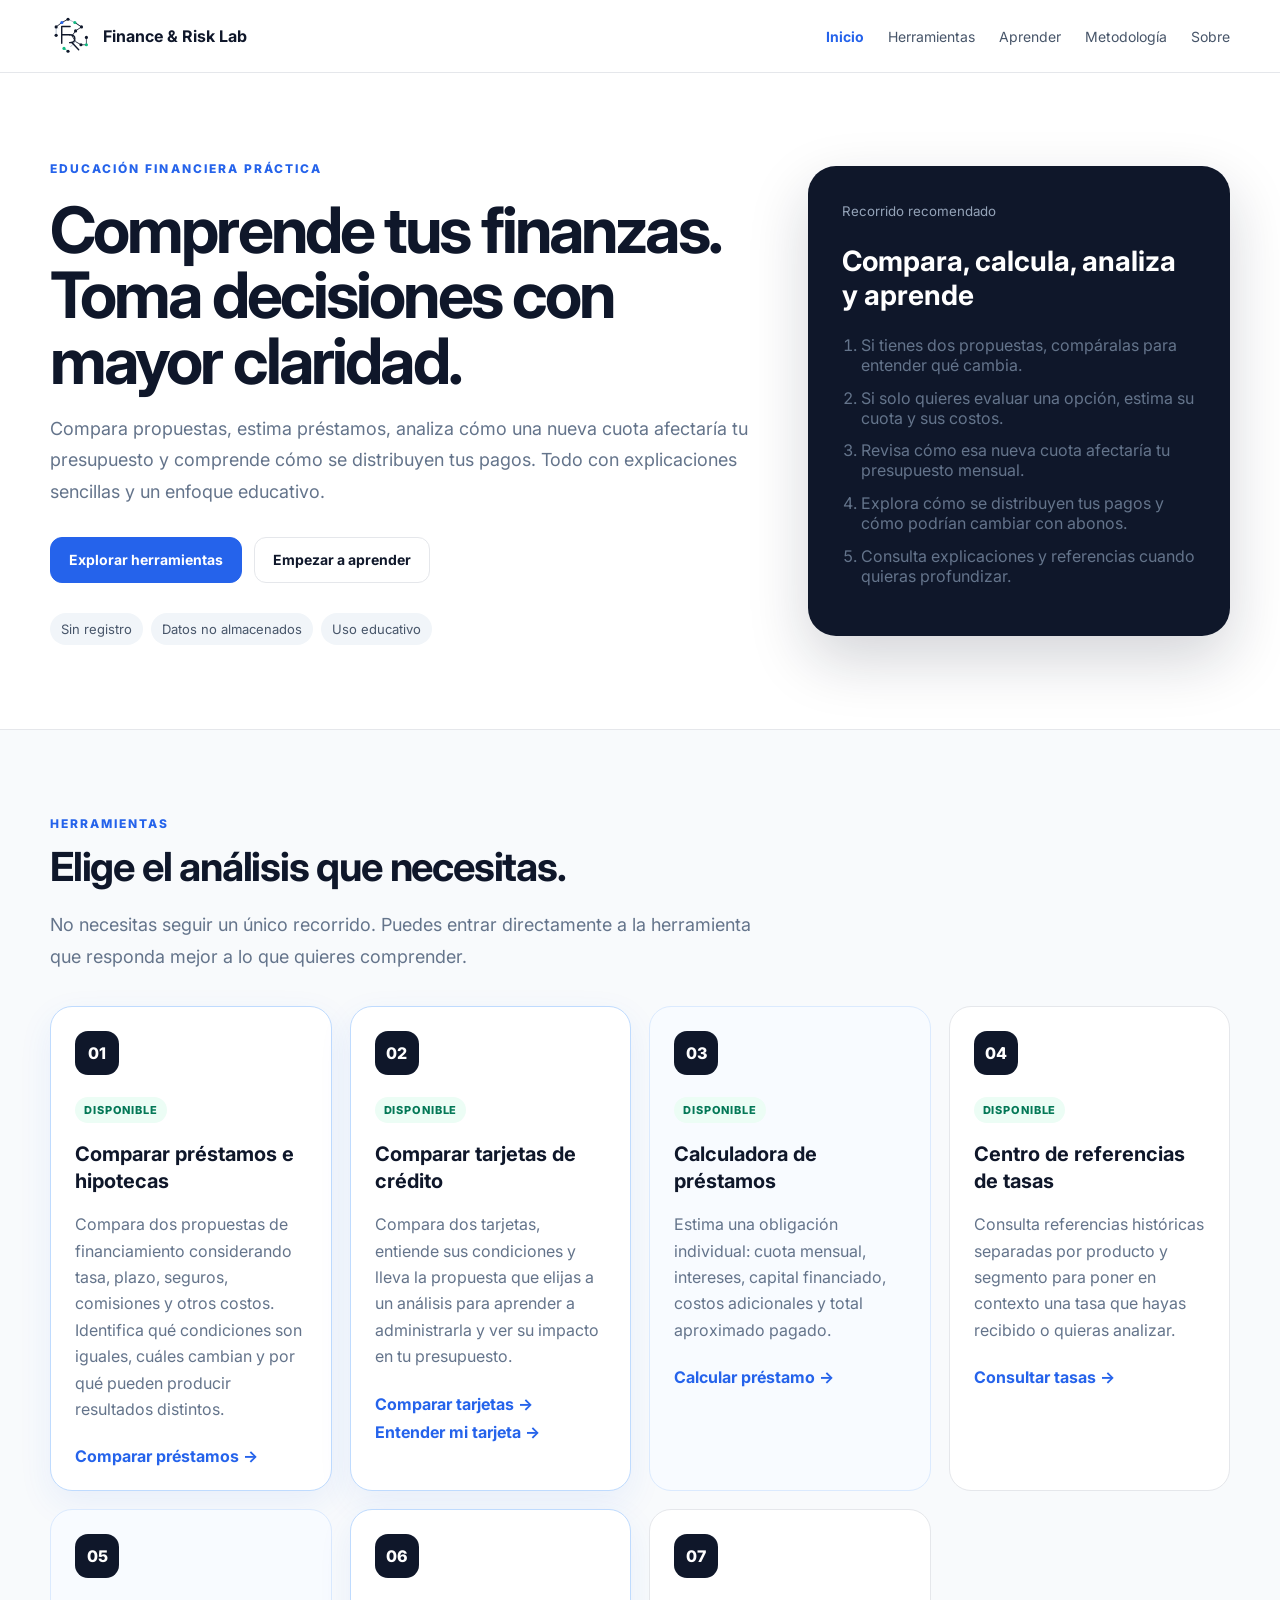
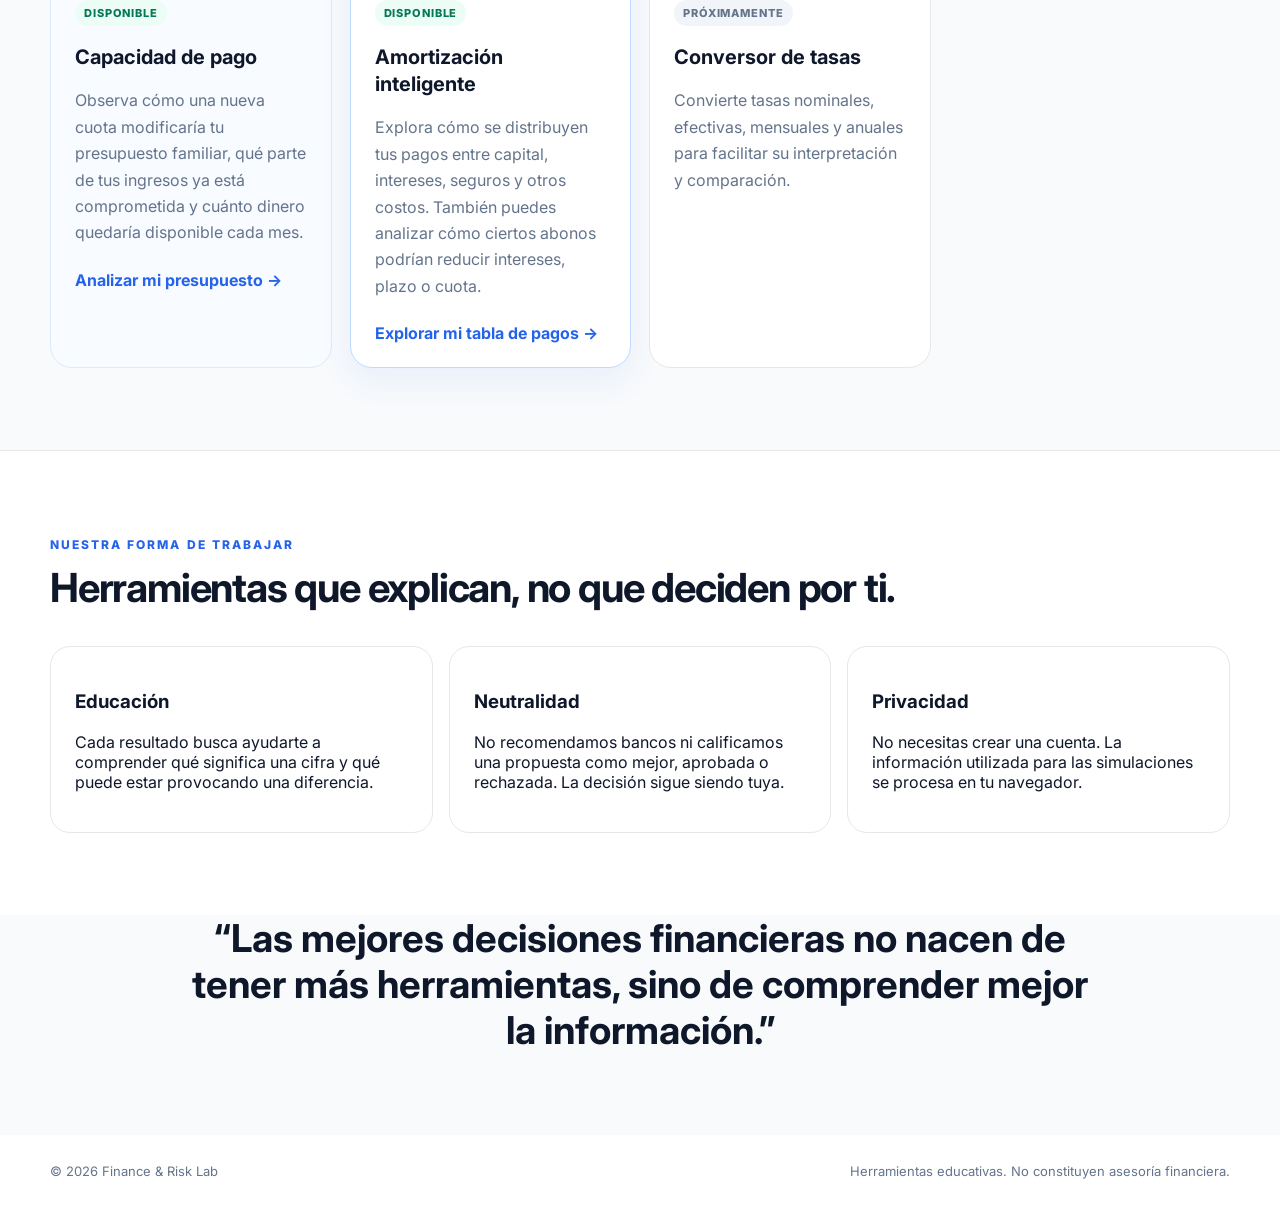
<file: index.html>
<!DOCTYPE html>
<html lang="es">
<head>
  <meta charset="UTF-8">
  <meta
    name="viewport"
    content="width=device-width, initial-scale=1"
  >
  <meta
    name="description"
    content="Herramientas educativas para comparar propuestas, calcular préstamos, analizar capacidad de pago, consultar tasas y comprender tablas de amortización."
  >
  <title>Finance & Risk Lab</title>
  <link
    rel="preconnect"
    href="https://fonts.googleapis.com"
  >
  <link
    rel="preconnect"
    href="https://fonts.gstatic.com"
    crossorigin
  >
  <link
    href="https://fonts.googleapis.com/css2?family=Inter:wght@400;500;600;700;800&display=swap"
    rel="stylesheet"
  >
  <link
    rel="stylesheet"
    href="styles.css"
  >
</head>

<body>

  <header class="site-header">
    <div class="container nav-wrap">
      <a
        href="index.html"
        class="brand"
        aria-label="Finance & Risk Lab - Inicio"
      >
        <img
          src="assets/brand/logo-symbol.svg"
          alt=""
          class="brand-logo"
        >
        <span>Finance & Risk Lab</span>
      </a>

      <nav>
        <a class="active" href="index.html">Inicio</a>
        <a href="#herramientas">Herramientas</a>
        <a href="aprender.html">Aprender</a>
        <a href="metodologia.html">Metodología</a>
        <a href="sobre.html">Sobre</a>
      </nav>
    </div>
  </header>

  <main>

    <section class="hero">
      <div class="container hero-grid">

        <div>
          <span class="eyebrow">Educación financiera práctica</span>

          <h1>
            Comprende tus finanzas. Toma decisiones con mayor claridad.
          </h1>

          <p>
            Compara propuestas, estima préstamos, analiza cómo una nueva cuota
            afectaría tu presupuesto y comprende cómo se distribuyen tus pagos.
            Todo con explicaciones sencillas y un enfoque educativo.
          </p>

          <div class="hero-actions">
            <a class="button primary" href="#herramientas">
              Explorar herramientas
            </a>
            <a class="button secondary" href="aprender.html">
              Empezar a aprender
            </a>
          </div>

          <div class="chips">
            <span>Sin registro</span>
            <span>Datos no almacenados</span>
            <span>Uso educativo</span>
          </div>
        </div>

        <aside class="hero-card">
          <small>Recorrido recomendado</small>

          <h2>Compara, calcula, analiza y aprende</h2>

          <ol class="journey">
            <li>
              Si tienes dos propuestas, compáralas para entender qué cambia.
            </li>
            <li>
              Si solo quieres evaluar una opción, estima su cuota y sus costos.
            </li>
            <li>
              Revisa cómo esa nueva cuota afectaría tu presupuesto mensual.
            </li>
            <li>
              Explora cómo se distribuyen tus pagos y cómo podrían cambiar con abonos.
            </li>
            <li>
              Consulta explicaciones y referencias cuando quieras profundizar.
            </li>
          </ol>
        </aside>

      </div>
    </section>

    <section id="herramientas" class="section tools-section">
      <div class="container">

        <div class="section-heading">
          <span class="eyebrow">Herramientas</span>

          <h2>Elige el análisis que necesitas.</h2>

          <p>
            No necesitas seguir un único recorrido. Puedes entrar directamente
            a la herramienta que responda mejor a lo que quieres comprender.
          </p>
        </div>

        <div class="tools-grid compact-grid">

          <article class="tool-card featured">
            <div class="tool-icon">01</div>
            <span class="status status-ready">Disponible</span>

            <h3>Comparar préstamos e hipotecas</h3>

            <p>
              Compara dos propuestas de financiamiento considerando tasa, plazo, seguros,
              comisiones y otros costos. Identifica qué condiciones son iguales,
              cuáles cambian y por qué pueden producir resultados distintos.
            </p>

            <a class="tool-link" href="comparador.html">
              Comparar préstamos →
            </a>
          </article>

          <article class="tool-card featured">
            <div class="tool-icon">02</div>
            <span class="status status-ready">Disponible</span>
            <h3>Comparar tarjetas de crédito</h3>
            <p>Compara dos tarjetas, entiende sus condiciones y lleva la propuesta que elijas a un análisis para aprender a administrarla y ver su impacto en tu presupuesto.</p>
            <div class="tool-card-actions">
              <a class="tool-link" href="comparador-tarjetas.html">Comparar tarjetas →</a>
              <a class="tool-link secondary-link" href="tarjetas.html">Entender mi tarjeta →</a>
            </div>
          </article>

          <article class="tool-card featured-soft">
            <div class="tool-icon">03</div>
            <span class="status status-ready">Disponible</span>

            <h3>Calculadora de préstamos</h3>

            <p>
              Estima una obligación individual: cuota mensual, intereses,
              capital financiado, costos adicionales y total aproximado pagado.
            </p>

            <a class="tool-link" href="calculadora.html">
              Calcular préstamo →
            </a>
          </article>

          <article class="tool-card">
            <div class="tool-icon">04</div>
            <span class="status status-ready">Disponible</span>

            <h3>Centro de referencias de tasas</h3>

            <p>
              Consulta referencias históricas separadas por producto y segmento
              para poner en contexto una tasa que hayas recibido o quieras analizar.
            </p>

            <a class="tool-link" href="tasas.html">
              Consultar tasas →
            </a>
          </article>

          <article class="tool-card featured-soft">
            <div class="tool-icon">05</div>
            <span class="status status-ready">Disponible</span>

            <h3>Capacidad de pago</h3>

            <p>
              Observa cómo una nueva cuota modificaría tu presupuesto familiar,
              qué parte de tus ingresos ya está comprometida y cuánto dinero
              quedaría disponible cada mes.
            </p>

            <a class="tool-link" href="capacidad-pago.html">
              Analizar mi presupuesto →
            </a>
          </article>

          <article class="tool-card featured">
            <div class="tool-icon">06</div>
            <span class="status status-ready">Disponible</span>

            <h3>Amortización inteligente</h3>

            <p>
              Explora cómo se distribuyen tus pagos entre capital, intereses,
              seguros y otros costos. También puedes analizar cómo ciertos abonos
              podrían reducir intereses, plazo o cuota.
            </p>

            <a class="tool-link" href="amortizacion.html">
              Explorar mi tabla de pagos →
            </a>
          </article>


          <article class="tool-card">
            <div class="tool-icon">07</div>
            <span class="status">Próximamente</span>

            <h3>Conversor de tasas</h3>

            <p>
              Convierte tasas nominales, efectivas, mensuales y anuales para
              facilitar su interpretación y comparación.
            </p>
          </article>

        </div>
      </div>
    </section>

    <section class="section project-section">
      <div class="container">

        <div class="section-heading">
          <span class="eyebrow">Nuestra forma de trabajar</span>

          <h2>Herramientas que explican, no que deciden por ti.</h2>
        </div>

        <div class="principles-grid">

          <article>
            <h3>Educación</h3>
            <p>
              Cada resultado busca ayudarte a comprender qué significa una cifra
              y qué puede estar provocando una diferencia.
            </p>
          </article>

          <article>
            <h3>Neutralidad</h3>
            <p>
              No recomendamos bancos ni calificamos una propuesta como mejor,
              aprobada o rechazada. La decisión sigue siendo tuya.
            </p>
          </article>

          <article>
            <h3>Privacidad</h3>
            <p>
              No necesitas crear una cuenta. La información utilizada para las
              simulaciones se procesa en tu navegador.
            </p>
          </article>

        </div>
      </div>
    </section>

    <section class="section quote-section">
      <div class="container">
        <blockquote>
          “Las mejores decisiones financieras no nacen de tener más
          herramientas, sino de comprender mejor la información.”
        </blockquote>
      </div>
    </section>

  </main>

  <footer>
    <div class="container footer-wrap">
      <span>© 2026 Finance & Risk Lab</span>
      <span>Herramientas educativas. No constituyen asesoría financiera.</span>
    </div>
  </footer>

<script
  data-goatcounter="https://finance-risk-lab.goatcounter.com/count"
  async
  src="https://gc.zgo.at/count.js">
</script>

  
</body>
</html>
</file>
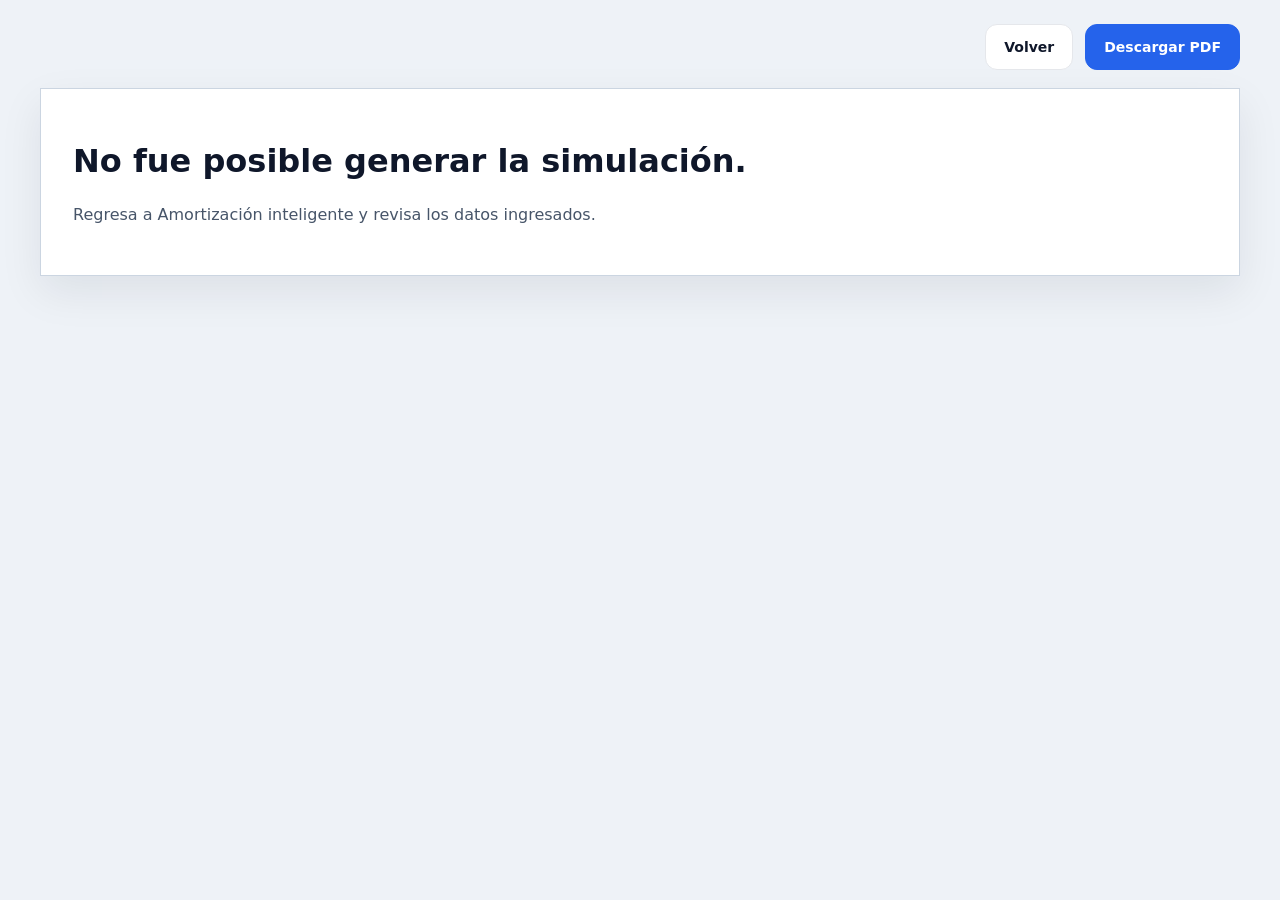
<file: amortizacion-imprimir.html>
<!DOCTYPE html>
<html lang="es">
<head>
  <meta charset="UTF-8">
  <meta name="viewport" content="width=device-width, initial-scale=1">
  <title>Amortización | Finance & Risk Lab</title>
  <link rel="stylesheet" href="styles.css">
  <link rel="stylesheet" href="etapa3.css">
</head>
<body data-page="amortization-print">
  <main class="print-page-shell">
    <div class="print-screen-actions">
      <button id="amortization-print-back" class="button secondary" type="button">Volver</button>
      <button id="amortization-print-now" class="button primary" type="button">Descargar PDF</button>
    </div>
    <div id="amortization-print-context" class="frl-print-import-context" hidden></div>
    <div id="amortization-print-content" class="print-document"></div>
  </main>
  <script src="script.js"></script>
  <script src="finance-engine.js"></script>
  <script src="amortizacion-etapa3.js"></script>
</body>
</html>
</file>
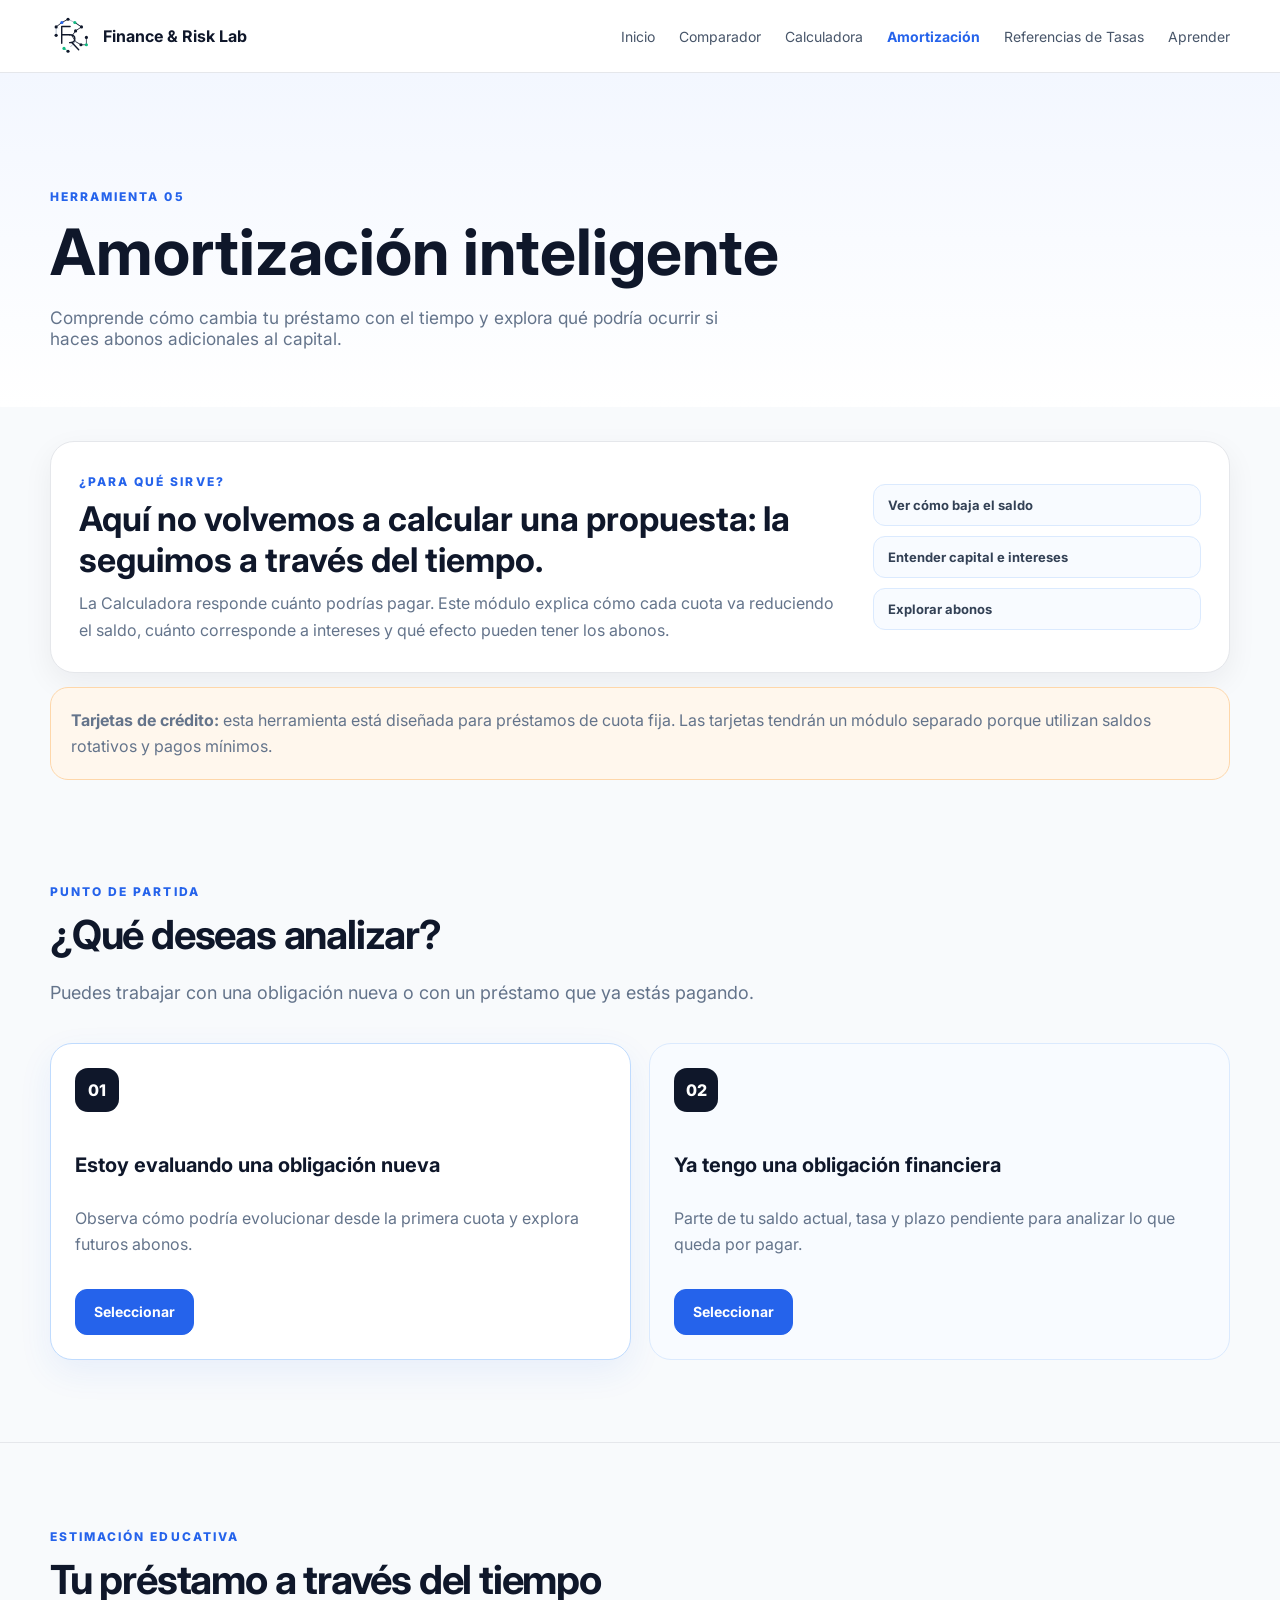
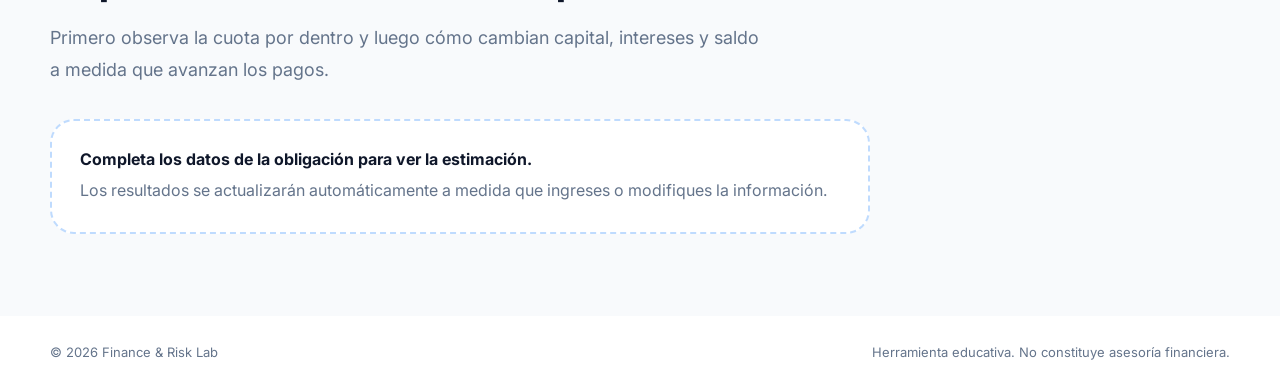
<file: amortizacion.html>
<!DOCTYPE html>
<html lang="es">
<head>
  <meta charset="UTF-8">
  <meta name="viewport" content="width=device-width, initial-scale=1">
  <meta name="description" content="Herramienta educativa para comprender cómo evoluciona un préstamo de cuota fija y explorar el efecto de abonos al capital.">
  <title>Amortización inteligente | Finance & Risk Lab</title>
  <link rel="preconnect" href="https://fonts.googleapis.com">
  <link rel="preconnect" href="https://fonts.gstatic.com" crossorigin>
  <link href="https://fonts.googleapis.com/css2?family=Inter:wght@400;500;600;700;800&display=swap" rel="stylesheet">
  <link rel="stylesheet" href="styles.css">
  <link rel="stylesheet" href="etapa1.css">
  <link rel="stylesheet" href="etapa3.css">
</head>
<body data-page="amortization">
<header class="site-header">
  <div class="container nav-wrap">
    <a href="index.html" class="brand" aria-label="Finance & Risk Lab - Inicio">
      <img src="assets/brand/logo-symbol.svg" alt="" class="brand-logo">
      <span>Finance & Risk Lab</span>
    </a>
    <nav>
      <a href="index.html">Inicio</a>
      <a href="comparador.html">Comparador</a>
      <a href="calculadora.html">Calculadora</a>
      <a class="active" href="amortizacion.html">Amortización</a>
      <a href="tasas.html">Referencias de Tasas</a>
      <a href="aprender.html">Aprender</a>
    </nav>
  </div>
</header>

<main>
  <section class="tool-hero">
    <div class="container">
      <span class="eyebrow">Herramienta 05</span>
      <h1>Amortización inteligente</h1>
      <p>Comprende cómo cambia tu préstamo con el tiempo y explora qué podría ocurrir si haces abonos adicionales al capital.</p>
    </div>
  </section>

  <section class="section amortization-purpose-section">
    <div class="container">
      <div class="panel amortization-purpose-card">
        <div>
          <span class="eyebrow">¿Para qué sirve?</span>
          <h2>Aquí no volvemos a calcular una propuesta: la seguimos a través del tiempo.</h2>
          <p>La Calculadora responde cuánto podrías pagar. Este módulo explica cómo cada cuota va reduciendo el saldo, cuánto corresponde a intereses y qué efecto pueden tener los abonos.</p>
        </div>
        <div class="amortization-purpose-points">
          <span>Ver cómo baja el saldo</span>
          <span>Entender capital e intereses</span>
          <span>Explorar abonos</span>
        </div>
      </div>
      <div class="notice amortization-card-notice">
        <strong>Tarjetas de crédito:</strong> esta herramienta está diseñada para préstamos de cuota fija. Las tarjetas tendrán un módulo separado porque utilizan saldos rotativos y pagos mínimos.
      </div>
    </div>
  </section>

  <section class="section">
    <div class="container">
      <div class="section-heading">
        <span class="eyebrow">Punto de partida</span>
        <h2>¿Qué deseas analizar?</h2>
        <p>Puedes trabajar con una obligación nueva o con un préstamo que ya estás pagando.</p>
      </div>
      <div class="tools-grid">
        <article class="tool-card featured">
          <div class="tool-icon">01</div>
          <h3>Estoy evaluando una obligación nueva</h3>
          <p>Observa cómo podría evolucionar desde la primera cuota y explora futuros abonos.</p>
          <button class="button primary" type="button" data-amortization-mode="new" aria-pressed="false">Seleccionar</button>
        </article>
        <article class="tool-card featured-soft">
          <div class="tool-icon">02</div>
          <h3>Ya tengo una obligación financiera</h3>
          <p>Parte de tu saldo actual, tasa y plazo pendiente para analizar lo que queda por pagar.</p>
          <button class="button primary" type="button" data-amortization-mode="existing" aria-pressed="false">Seleccionar</button>
        </article>
      </div>
      <div id="amortization-selection" class="panel" hidden>
        <span class="eyebrow">Selección realizada</span>
        <h2 id="amortization-selection-title">Tipo de obligación</h2>
        <p id="amortization-selection-text"></p>
      </div>
    </div>
  </section>

  <section id="amortization-form-section" class="section" hidden>
    <div class="container">
      <div class="section-heading">
        <span class="eyebrow">Datos de la obligación</span>
        <h2 id="amortization-form-title">Completa la información</h2>
        <p id="amortization-form-intro">Utiliza los datos de tu propuesta, contrato o estado de cuenta.</p>
      </div>
      <div class="panel">
        <div id="amortization-calculator-option" hidden>
          <div class="notice">
            <strong>Puedes continuar una simulación de la Calculadora.</strong>
            <p>Si la simulación incluye costos financiados, la tabla utilizará el capital realmente financiado. Los costos pagados o descontados se mostrarán como contexto, pero no se amortizarán.</p>
            <div class="button-row">
              <button id="amortization-use-calculator" class="button primary" type="button">Usar mi simulación</button>
              <button id="amortization-use-manual" class="button secondary" type="button">Ingresar otros datos</button>
            </div>
          </div>
        </div>

        <div id="amortization-import-summary" class="frl-amortization-import" hidden aria-live="polite"></div>

        <form id="amortization-form" novalidate>
          <div class="form-grid">
            <div class="field" data-field-mode="new">
              <label for="amortization-requested-amount">Monto solicitado</label>
              <input id="amortization-requested-amount" type="number" min="0" step="0.01" inputmode="decimal" placeholder="Ejemplo: 15000">
              <input id="amortization-amount" type="hidden" value="">
              <small>Escribe el monto del préstamo antes de sumar costos financiados. La herramienta calculará el capital que realmente se amortiza.</small>
              <details class="field-help"><summary>¿Por qué puede ser distinto al monto solicitado?</summary><p>Si una comisión u otro costo se suma al préstamo, también forma parte del saldo sobre el que se calculan las cuotas e intereses.</p></details>
            </div>
            <div class="field" data-field-mode="existing">
              <label for="amortization-balance">Saldo actual</label>
              <input id="amortization-balance" type="number" min="0" step="0.01" inputmode="decimal" placeholder="Ejemplo: 12500">
              <small>Utiliza el capital pendiente indicado en tu estado de cuenta.</small>
            </div>
            <div class="field">
              <label for="amortization-product">Tipo de obligación</label>
              <select id="amortization-product">
                <option value="personal">Préstamo personal</option>
                <option value="auto">Préstamo de auto</option>
                <option value="mortgage">Préstamo hipotecario</option>
                <option value="other">Otro préstamo de cuota fija</option>
              </select>
              <small>No aplica para tarjetas de crédito.</small>
            </div>
            <div class="field">
              <label for="amortization-rate">Tasa anual</label>
              <input id="amortization-rate" type="number" min="0" step="0.01" inputmode="decimal" placeholder="Ejemplo: 8.50">
              <small>Porcentaje anual utilizado para estimar los intereses.</small>
            </div>
            <div class="field" data-field-mode="new">
              <label for="amortization-months">Plazo en meses</label>
              <input id="amortization-months" type="number" min="1" step="1" inputmode="numeric" placeholder="Ejemplo: 60">
              <small>Cantidad total de pagos mensuales previstos.</small>
            </div>
            <div class="field" data-field-mode="existing">
              <label for="amortization-remaining-months">Plazo pendiente en meses</label>
              <input id="amortization-remaining-months" type="number" min="1" step="1" inputmode="numeric" placeholder="Ejemplo: 42">
              <small>Cantidad de meses o cuotas que todavía faltan.</small>
            </div>
            <div class="field" data-field-mode="existing">
              <label for="amortization-current-payment">Cuota actual</label>
              <input id="amortization-current-payment" type="number" min="0" step="0.01" inputmode="decimal" placeholder="Ejemplo: 325.50">
              <small>Pago mensual que realizas actualmente, incluyendo los componentes que aparecen en tu cuota.</small>
            </div>
            <div class="field" data-field-mode="existing">
              <label for="amortization-current-installment">Número de la última cuota pagada</label>
              <input id="amortization-current-installment" type="number" min="0" step="1" inputmode="numeric" placeholder="Ejemplo: 18">
              <small>Opcional. Ayuda a mostrar el número estimado de las próximas cuotas.</small>
            </div>
            <div id="amortization-original-amount-field" class="field" data-field-mode="existing" hidden>
              <label for="amortization-original-amount">Monto original de la obligación</label>
              <input id="amortization-original-amount" type="number" min="0" step="0.01" inputmode="decimal" placeholder="Ejemplo: 18000">
              <small>Solo se utiliza si el seguro se calcula sobre el monto original.</small>
            </div>
            <div class="frl-cost-chooser frl-amortization-cost-chooser" data-field-mode="new">
              <div class="frl-cost-chooser-heading">
                <strong>¿Qué costos aparecen en tu propuesta?</strong>
                <small>Selecciona solo los que reconozcas. Si no conoces ninguno, puedes continuar con una estimación básica.</small>
              </div>

              <div class="frl-cost-choice-group">
                <span class="frl-cost-choice-title">Cargos que pueden repetirse</span>

                <label class="frl-cost-choice">
                  <input id="amortization-insurance-toggle" type="checkbox">
                  <span><strong>Seguro</strong><small>Si aparece como un cobro periódico asociado al préstamo.</small></span>
                </label>
                <div id="amortization-insurance-panel" class="frl-selected-cost" hidden>
                  <div class="field">
                    <label for="amortization-insurance-type">¿Cómo se calcula el seguro?</label>
                    <select id="amortization-insurance-type">
                      <option value="none">No aplica</option>
                      <option value="fixed">Monto fijo mensual</option>
                      <option value="balance-rate">Porcentaje sobre el saldo pendiente</option>
                      <option value="original-rate">Porcentaje sobre el monto original</option>
                      <option value="unknown">No lo sé</option>
                    </select>
                    <small>Selecciona la forma indicada en tu propuesta o contrato. Si no la conoces, la herramienta no inventará un valor.</small>
                  </div>
                  <div id="amortization-insurance-amount-field" class="field" hidden>
                    <label for="amortization-insurance-amount">Seguro mensual</label>
                    <input id="amortization-insurance-amount" type="number" min="0" step="0.01" inputmode="decimal" placeholder="Ejemplo: 18.50">
                    <small>Monto fijo de seguro cobrado cada mes.</small>
                  </div>
                  <div id="amortization-insurance-rate-field" class="field" hidden>
                    <label for="amortization-insurance-rate">Tasa mensual del seguro</label>
                    <input id="amortization-insurance-rate" type="number" min="0" step="0.001" inputmode="decimal" placeholder="Ejemplo: 0.10">
                    <small>Escribe 0.10 para representar 0.10% mensual.</small>
                  </div>
                </div>

                <label class="frl-cost-choice">
                  <input id="amortization-other-toggle" type="checkbox">
                  <span><strong>Otro cargo mensual</strong><small>Manejo u otro cobro fijo que se repita cada mes.</small></span>
                </label>
                <div id="amortization-other-panel" class="frl-selected-cost" hidden>
                  <div class="field">
                    <label for="amortization-other-charges">Otro cargo mensual</label>
                    <input id="amortization-other-charges" type="number" min="0" step="0.01" inputmode="decimal" placeholder="Ejemplo: 5.00">
                    <small>Incluye únicamente un cargo fijo que se repita todos los meses.</small>
                  </div>
                </div>
              </div>

              <div class="frl-cost-choice-group">
                <span class="frl-cost-choice-title">Costos que pueden cobrarse al inicio</span>
                <label class="frl-cost-choice"><input type="checkbox" data-amort-cost-toggle="closing_fee"><span><strong>Comisión de cierre</strong><small>Comisión indicada por la entidad al formalizar el préstamo.</small></span></label>
                <div class="frl-inline-cost-slot" data-amort-cost-slot="closing_fee"></div>
                <label class="frl-cost-choice"><input type="checkbox" data-amort-cost-toggle="closing_costs"><span><strong>Gastos de cierre</strong><small>Otros gastos asociados con la formalización.</small></span></label>
                <div class="frl-inline-cost-slot" data-amort-cost-slot="closing_costs"></div>
                <label class="frl-cost-choice"><input type="checkbox" data-amort-cost-toggle="legal"><span><strong>Gastos legales</strong><small>Costos de documentación, trámites o formalización legal.</small></span></label>
                <div class="frl-inline-cost-slot" data-amort-cost-slot="legal"></div>
                <label class="frl-cost-choice"><input type="checkbox" data-amort-cost-toggle="appraisal"><span><strong>Avalúo</strong><small>Puede aparecer en financiamientos con bienes como garantía.</small></span></label>
                <div class="frl-inline-cost-slot" data-amort-cost-slot="appraisal"></div>
                <label class="frl-cost-choice"><input type="checkbox" data-amort-cost-toggle="initial_insurance"><span><strong>Seguro inicial</strong><small>Prima o cargo de seguro cobrado al inicio.</small></span></label>
                <div class="frl-inline-cost-slot" data-amort-cost-slot="initial_insurance"></div>
                <label class="frl-cost-choice"><input type="checkbox" data-amort-cost-toggle="other"><span><strong>Otro costo</strong><small>Para un cargo de la propuesta que no aparece en esta lista.</small></span></label>
                <div class="frl-inline-cost-slot" data-amort-cost-slot="other"></div>
              </div>
            </div>
          </div>
          <div id="amortization-update-status" class="notice" role="status" aria-live="polite" hidden>Resultados actualizados con la información más reciente.</div>
        </form>
      </div>
    </div>
  </section>

  <section id="amortization-results-section" class="section">
    <div class="container">
      <div class="section-heading">
        <span class="eyebrow">Estimación educativa</span>
        <h2>Tu préstamo a través del tiempo</h2>
        <p>Primero observa la cuota por dentro y luego cómo cambian capital, intereses y saldo a medida que avanzan los pagos.</p>
      </div>
      <div id="amortization-results-empty" class="panel">
        <strong>Completa los datos de la obligación para ver la estimación.</strong>
        <p>Los resultados se actualizarán automáticamente.</p>
      </div>
      <div id="amortization-results" hidden>
        <div class="panel amortization-payment-summary">
          <span class="eyebrow">Primera cuota estimada</span>
          <p id="amortization-total-payment" class="amortization-main-value">B/. 0.00</p>
          <p>Incluye la cuota financiera teórica, el seguro estimado y los otros cargos mensuales informados. Si una comisión fue financiada, ya forma parte del capital financiado.</p>
          <div class="amortization-summary-grid">
            <div class="amortization-summary-item"><span>Cuota financiera teórica</span><strong id="amortization-financial-payment">B/. 0.00</strong></div>
            <div class="amortization-summary-item"><span>Seguro estimado</span><strong id="amortization-insurance-payment">B/. 0.00</strong></div>
            <div class="amortization-summary-item"><span>Otros cargos mensuales</span><strong id="amortization-other-payment">B/. 0.00</strong></div>
          </div>
        </div>

        <div class="amortization-breakdown-grid">
          <article class="panel amortization-component"><span class="eyebrow">Capital</span><strong id="amortization-capital-value" class="amortization-component-value">B/. 0.00</strong><span id="amortization-capital-percent" class="amortization-component-percent">0%</span><div class="amortization-bar"><span id="amortization-capital-bar"></span></div><p>Parte del primer pago que reduce directamente el saldo.</p></article>
          <article class="panel amortization-component"><span class="eyebrow">Intereses</span><strong id="amortization-interest-value" class="amortization-component-value">B/. 0.00</strong><span id="amortization-interest-percent" class="amortization-component-percent">0%</span><div class="amortization-bar"><span id="amortization-interest-bar"></span></div><p>Costo financiero estimado del primer período.</p></article>
          <article class="panel amortization-component"><span class="eyebrow">Seguro</span><strong id="amortization-insurance-value" class="amortization-component-value">B/. 0.00</strong><span id="amortization-insurance-percent" class="amortization-component-percent">0%</span><div class="amortization-bar"><span id="amortization-insurance-bar"></span></div><p>Forma parte del pago, pero no reduce el capital.</p></article>
          <article class="panel amortization-component"><span class="eyebrow">Otros cargos</span><strong id="amortization-other-value" class="amortization-component-value">B/. 0.00</strong><span id="amortization-other-percent" class="amortization-component-percent">0%</span><div class="amortization-bar"><span id="amortization-other-bar"></span></div><p>Otros cobros mensuales informados.</p></article>
        </div>

        <div id="amortization-explanation" class="panel">
          <span class="eyebrow">¿Qué significa esta distribución?</span>
          <h3>Una parte de la cuota reduce la deuda y otra cubre costos.</h3>
          <p id="amortization-capital-explanation"></p>
          <p id="amortization-interest-explanation"></p>
          <p id="amortization-costs-explanation"></p>
        </div>

        <section id="amortization-visual-evolution" class="panel frl-amortization-visual">
          <div class="amortization-block-heading">
            <div>
              <span class="eyebrow">Vista visual</span>
              <h3>Cómo cambia la composición de tus cuotas</h3>
              <p>Al inicio suele pesar más el interés. Conforme baja el saldo, una mayor parte de la cuota financiera puede ir al capital.</p>
            </div>
          </div>
          <div class="frl-evolution-legend" aria-label="Leyenda del gráfico">
            <span><i class="frl-legend-capital"></i>Capital</span>
            <span><i class="frl-legend-interest"></i>Interés</span>
            <span><i class="frl-legend-costs"></i>Seguro y cargos</span>
          </div>
          <div id="amortization-evolution-chart" class="frl-evolution-chart" aria-live="polite"></div>
          <p id="amortization-evolution-insight" class="helper"></p>
        </section>

        <section id="amortization-evolution" class="panel amortization-evolution">
          <div class="amortization-block-heading">
            <div>
              <span class="eyebrow">Evolución estimada</span>
              <h3>Cuotas representativas durante el plazo</h3>
              <p>Estas cuotas ayudan a observar cómo cambia la distribución sin obligarte a revisar toda la tabla.</p>
            </div>
            <button id="amortization-print-evolution" class="button secondary" type="button">Ver distribución de cuotas</button>
          </div>
          <div id="amortization-base-summary" class="amortization-metrics-grid"></div>
          <div class="amortization-table-wrap">
            <table class="amortization-schedule-table">
              <thead><tr><th>Cuota</th><th>Saldo inicial</th><th>Interés</th><th>Capital</th><th>Seguro</th><th>Otros cargos</th><th>Pago total</th><th>Saldo final</th></tr></thead>
              <tbody id="amortization-representative-body"></tbody>
            </table>
          </div>
        </section>

        <section id="amortization-extra-explorer" class="panel amortization-extra-explorer">
          <span class="eyebrow">Escenarios educativos</span>
          <h3>¿Quieres explorar cómo pagar antes o cómo pagar menos?</h3>
          <p>Selecciona una alternativa para observar cómo podrían cambiar el plazo, los intereses o la cuota financiera. La herramienta no elige una opción por ti.</p>
          <div class="amortization-scenario-selector">
            <button class="amortization-scenario-card" type="button" data-amortization-scenario="shorter" aria-pressed="false"><span class="amortization-scenario-number">01</span><strong>Pagar en menos tiempo</strong><small>Mantén la cuota financiera y agrega abonos al capital para explorar una posible reducción del plazo.</small></button>
            <button class="amortization-scenario-card" type="button" data-amortization-scenario="lower" aria-pressed="false"><span class="amortization-scenario-number">02</span><strong>Pagar una cuota menor</strong><small>Realiza un abono al capital y estima una nueva cuota financiera manteniendo el plazo pendiente.</small></button>
          </div>
          <div id="amortization-scenario-form" class="amortization-scenario-form" hidden>
            <div class="amortization-scenario-fields">
              <div class="field"><label for="amortization-extra-amount">Abono adicional al capital</label><input id="amortization-extra-amount" type="number" min="0" step="0.01" inputmode="decimal" placeholder="Ejemplo: 20.00"><small>Pago adicional separado de la cuota contractual.</small></div>
              <div class="field"><label for="amortization-extra-start">Cuota desde la que se aplicaría</label><input id="amortization-extra-start" type="number" min="1" step="1" inputmode="numeric" value="2"><small id="amortization-extra-start-help">En una obligación nueva, puedes comenzar desde la cuota 1.</small></div>
              <div id="amortization-extra-frequency-field" class="field"><label for="amortization-extra-frequency">Frecuencia del abono</label><select id="amortization-extra-frequency"><option value="once">Una sola vez</option><option value="monthly" selected>Todos los meses</option><option value="quarterly">Cada 3 meses</option><option value="semiannual">Cada 6 meses</option><option value="annual">Cada 12 meses</option></select><small>Se utiliza en el escenario para pagar en menos tiempo.</small></div>
            </div>
            <div class="button-row amortization-scenario-actions"><button id="amortization-reset-scenario" class="button secondary" type="button">Volver al escenario original</button></div>
          </div>
        </section>

        <section id="amortization-scenario-results" class="panel amortization-scenario-results" hidden>
          <div class="amortization-block-heading">
            <div><span class="eyebrow">Comparación estimada</span><h3 id="amortization-scenario-result-title">Resultado del escenario</h3><p id="amortization-scenario-result-text"></p></div>
            <div class="button-row"><button id="amortization-print-scenario" class="button secondary" type="button">Imprimir resumen del escenario</button><button id="amortization-print-full" class="button secondary" type="button">Imprimir con todas las cuotas</button></div>
          </div>
          <div id="amortization-scenario-summary" class="amortization-comparison-grid"></div>
          <div class="amortization-table-wrap"><table class="amortization-schedule-table"><thead><tr><th>Cuota</th><th>Saldo inicial</th><th>Interés</th><th>Capital ordinario</th><th>Abono adicional</th><th>Seguro</th><th>Pago total</th><th>Saldo final</th></tr></thead><tbody id="amortization-scenario-representative-body"></tbody></table></div>
          <div class="button-row amortization-schedule-actions"><button id="amortization-toggle-full-schedule" class="button secondary" type="button" aria-expanded="false">Ver todas las cuotas</button></div>
          <div id="amortization-full-schedule" class="amortization-full-schedule" hidden><div class="amortization-table-wrap amortization-table-wrap-full"><table class="amortization-schedule-table"><thead><tr><th>Cuota</th><th>Saldo inicial</th><th>Cuota financiera</th><th>Interés</th><th>Capital ordinario</th><th>Abono adicional</th><th>Seguro</th><th>Otros cargos</th><th>Pago total</th><th>Saldo final</th></tr></thead><tbody id="amortization-full-schedule-body"></tbody></table></div></div>
          <div class="notice amortization-contract-notice"><strong>Importante:</strong> la aplicación real de un abono depende del contrato y de las políticas de la entidad financiera.</div>
        </section>

        <div class="notice"><strong>Importante:</strong> esta es una estimación teórica y educativa. La distribución real puede variar por fechas de pago, redondeos, seguros, comisiones y condiciones contractuales.</div>
        <div id="amortization-print-actions" class="button-row amortization-print-actions"><button id="amortization-print-results" class="button secondary" type="button">Imprimir cuota por dentro</button></div>
      </div>
    </div>
  </section>
</main>

<footer><div class="container footer-wrap"><span>© 2026 Finance & Risk Lab</span><span>Herramienta educativa. No constituye asesoría financiera.</span></div></footer>
<script src="script.js"></script>
<script src="finance-engine.js"></script>
<script src="amortizacion-etapa3.js"></script>

  <script data-goatcounter="https://finance-risk-lab.goatcounter.com/count"
        async src="//gc.zgo.at/count.js"></script>
</body>
</html>
</file>
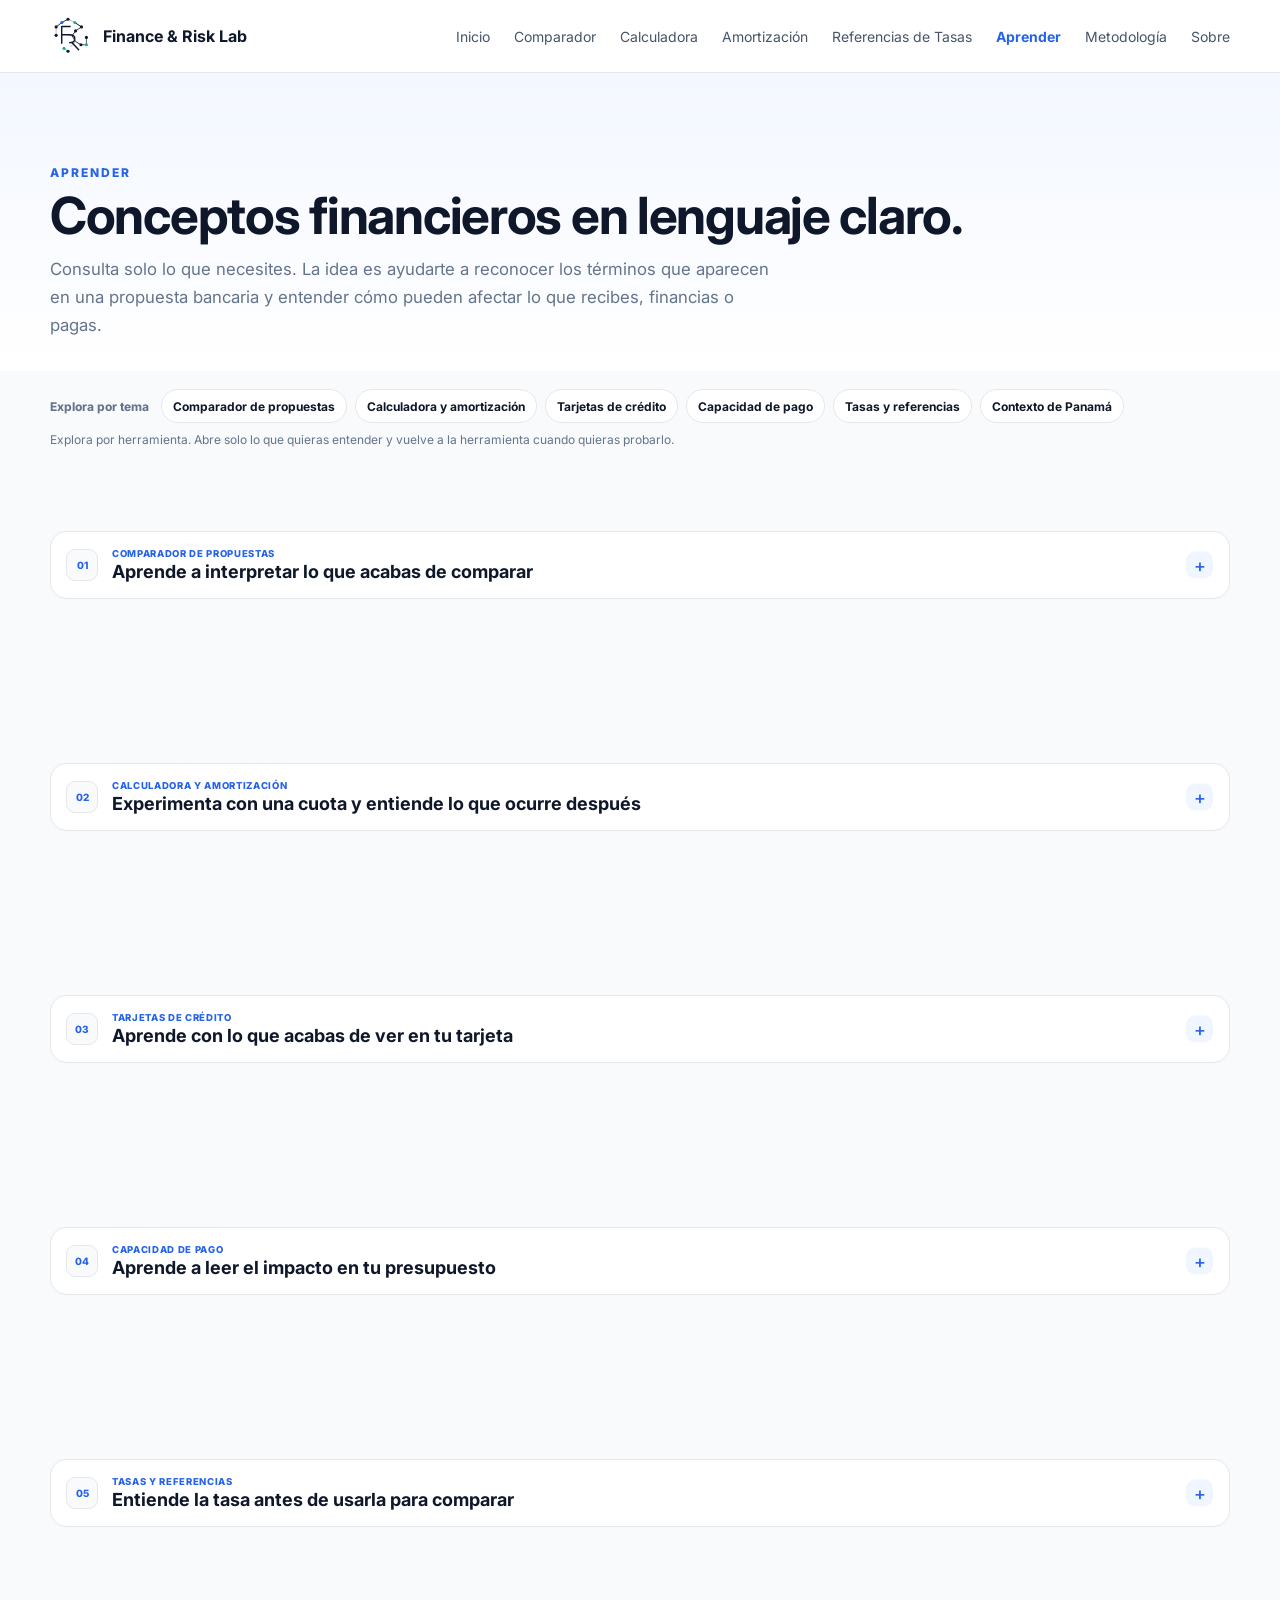
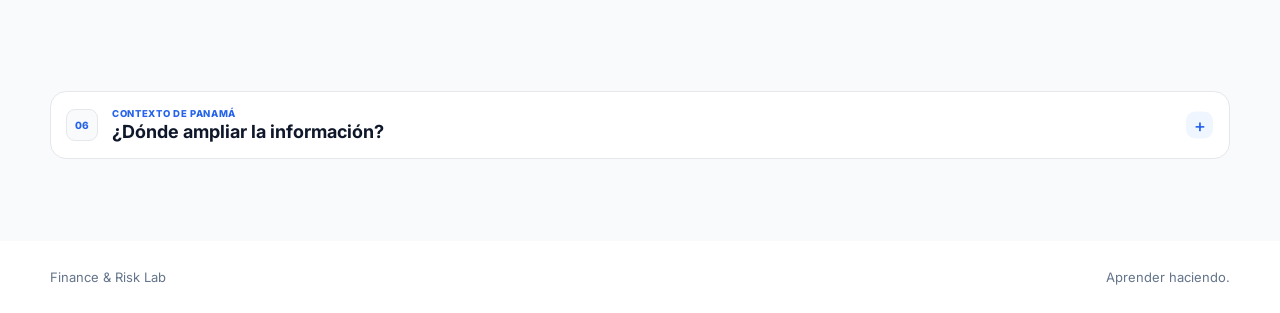
<file: aprender.html>
<!DOCTYPE html>

<html lang="es">
<head>
<meta charset="utf-8"/>
<meta content="width=device-width,initial-scale=1" name="viewport"/>
<meta content="Aprende a interpretar los resultados de las herramientas de Finance &amp; Risk Lab: comparador, calculadora, amortización, tarjetas, capacidad de pago y tasas." name="description"/>
<title>
   Aprender | Finance &amp; Risk Lab
  </title>
<link href="https://fonts.googleapis.com" rel="preconnect"/>
<link crossorigin="" href="https://fonts.gstatic.com" rel="preconnect"/>
<link href="https://fonts.googleapis.com/css2?family=Inter:wght@400;500;600;700;800&amp;display=swap" rel="stylesheet"/>
<link href="styles.css" rel="stylesheet"/>
<link href="etapa1.css" rel="stylesheet"/>
</head>
<body data-page="learning">
<header class="site-header">
<div class="container nav-wrap">
<a aria-label="Finance &amp; Risk Lab - Inicio" class="brand" href="index.html">
<img alt="" class="brand-logo" src="assets/brand/logo-symbol.svg"/>
<span>
      Finance &amp; Risk Lab
     </span>
</a>
<nav>
<a href="index.html">
      Inicio
     </a>
<a href="comparador.html">
      Comparador
     </a>
<a href="calculadora.html">
      Calculadora
     </a>
<a href="amortizacion.html">
      Amortización
     </a>
<a href="tasas.html">
      Referencias de Tasas
     </a>
<a class="active" href="aprender.html">
      Aprender
     </a>
<a href="metodologia.html">
      Metodología
     </a>
<a href="sobre.html">
      Sobre
     </a>
</nav>
</div>
</header>
<main>

<section class="tool-hero learn-hero">
  <div class="container">
    <span class="eyebrow">Aprender</span>
    <h1>Conceptos financieros en lenguaje claro.</h1>
    <p>Consulta solo lo que necesites. La idea es ayudarte a reconocer los términos que aparecen en una propuesta bancaria y entender cómo pueden afectar lo que recibes, financias o pagas.</p>
  </div>
</section>

<div aria-label="Explora por tema" class="container learn-topic-nav">
<span class="learn-topic-label">
     Explora por tema
    </span>







<a class="learn-topic-link" data-open-section="comparador-aprender" href="#comparador-aprender">Comparador de propuestas</a><a class="learn-topic-link" data-open-section="calculadora-aprender" href="#calculadora-aprender">Calculadora y amortización</a><a class="learn-topic-link" data-open-section="tarjetas" href="#tarjetas">Tarjetas de crédito</a><a class="learn-topic-link" data-open-section="capacidad-aprender" href="#capacidad-aprender">Capacidad de pago</a><a class="learn-topic-link" data-open-section="tasas-aprender" href="#tasas-aprender">Tasas y referencias</a><a class="learn-topic-link" data-open-section="referencias-panama" href="#referencias-panama">Contexto de Panamá</a></div>








<p class="container learn-topic-hint">Explora por herramienta. Abre solo lo que quieras entender y vuelve a la herramienta cuando quieras probarlo.</p><section class="section learn-collapsible-section learn-tool-section" id="comparador-aprender"><div class="container"><details class="learn-section-accordion"><summary><span class="learn-section-number">01</span><span class="learn-section-summary-text"><small>Comparador de propuestas</small><strong>Aprende a interpretar lo que acabas de comparar</strong></span></summary><div class="learn-section-content"><p class="learn-tool-teaser">Profundiza en las cifras, costos y resultados que aparecen en el Comparador. La herramienta organiza la información; aquí puedes entender qué significa antes de tomar una decisión.</p><details class="learn-subgroup-accordion" id="aprende-propuestas"><summary><span class="learn-subgroup-label">01 · Propuestas bancarias</span><strong>¿Qué significan las cifras que estás comparando?</strong></summary><div class="learn-subgroup-content"><p class="learn-subgroup-intro">Antes de mirar cuál propuesta parece mejor, entiende qué representa cada monto y por qué dos ofertas pueden manejar el mismo dinero de forma distinta.</p><div class="learning-grid"><details class="learn-topic-card">
<summary>
<span class="learn-topic-kicker">
           Base
          </span>
<strong>¿Cuánto dinero estás pidiendo realmente?</strong>
<span class="learn-topic-teaser">Es el punto de partida de la propuesta, pero no siempre es lo mismo que terminarás financiando.</span></summary>
<div class="learn-topic-content">
<p>
           Es la cantidad de dinero que deseas pedir. Sirve como punto de partida, pero no siempre coincide con el monto que terminará financiándose.
          </p>
</div>
</details><details class="learn-topic-card">
<summary>
<span class="learn-topic-kicker">
           Financiamiento
          </span>
<strong>¿Por qué podrías terminar financiando más de lo que pediste?</strong>
<span class="learn-topic-teaser">Algunos costos pueden sumarse al préstamo y cambiar la cuota que pagarás.</span></summary>
<div class="learn-topic-content">
<p>
           Es el monto sobre el que se calcula la cuota financiera. Puede ser mayor que el monto solicitado si algunos costos se agregan al préstamo.
          </p>
</div>
</details><details class="learn-topic-card">
<summary>
<span class="learn-topic-kicker">
           Desembolso
          </span>
<strong>¿Cuánto dinero llega realmente a tus manos?</strong>
<span class="learn-topic-teaser">Mira qué pasa cuando un costo se descuenta antes de entregarte el dinero.</span></summary>
<div class="learn-topic-content">
<p>
           Es el dinero que realmente podrías recibir después de restar los costos que la entidad descuente antes del desembolso.
          </p>
</div>
</details></div><details class="learn-example-details"><summary>Ver ejemplo</summary><h3>Solicitas B/. 10,000, pero una comisión puede aplicarse de distintas formas.</h3><p>Puede pagarse al inicio, descontarse del dinero que recibes o incorporarse al financiamiento. La forma de cobro cambia qué cifra debes mirar.</p></details></div></details><details class="learn-subgroup-accordion" id="costos-propuesta"><summary><span class="learn-subgroup-label">02 · Costos y cargos</span><strong>¿Qué puede cambiar el costo de una propuesta?</strong></summary><div class="learn-subgroup-content"><p class="learn-subgroup-intro">No todos los cargos aparecen en todos los productos. El objetivo es reconocer qué significa cada uno y cómo puede afectar el desembolso, la cuota o el costo total.</p><div class="learning-grid"><details class="learn-term">
<summary>
          Seguro
         </summary>
<div>
<p>
           Es una cobertura asociada al préstamo. Dependiendo del producto puede proteger el saldo, la vida del deudor, el vehículo, la propiedad u otros riesgos.
          </p>
<p>
<strong>
            ¿Por qué importa?
           </strong>
           Si se cobra cada mes, aumenta el pago mensual aunque no reduzca directamente el capital.
          </p>
</div>
</details><details class="learn-term">
<summary>
          Comisión
         </summary>
<div>
<p>
           Es un cargo relacionado con un servicio o condición del producto financiero. El nombre y la forma de cobro pueden cambiar entre entidades.
          </p>
<p>
<strong>
            ¿Por qué importa?
           </strong>
           Puede pagarse por separado, descontarse del desembolso o formar parte del monto financiado.
          </p>
<p>
<strong>
            Si se financia:
           </strong>
           la comisión pasa a formar parte del capital sobre el que se calcula la cuota y, por eso, también puede generar intereses durante el plazo.
          </p>
</div>
</details><details class="learn-term">
<summary>
          Gastos de cierre
         </summary>
<div>
<p>
           Es una forma general de agrupar algunos costos relacionados con formalizar o completar una operación. Su composición puede variar según el producto y la entidad.
          </p>
<p>
<strong>
            Consejo:
           </strong>
           revisa qué conceptos específicos incluye tu documento para no contar un mismo costo dos veces.
          </p>
</div>
</details><details class="learn-term">
<summary>
          Gastos legales
         </summary>
<div>
<p>
           Son costos relacionados con documentos, formalización, trámites legales o servicios de terceros que pueden existir en determinadas operaciones.
          </p>
<p>
<strong>
            ¿Dónde suelen importar más?
           </strong>
           Pueden ser especialmente relevantes en operaciones que requieren contratos, garantías, notarización o registros.
          </p>
</div>
</details><details class="learn-term">
<summary>
          Avalúo
         </summary>
<div>
<p>
           Es una valoración del bien que sirve como referencia para conocer su valor. Es frecuente en productos donde existe una garantía, como algunas hipotecas o financiamientos de bienes.
          </p>
<p>
<strong>
            Importante:
           </strong>
           el costo y la necesidad de un avalúo dependen de las condiciones de la operación.
          </p>
</div>
</details><details class="learn-term">
<summary>
          Otros cargos mensuales
         </summary>
<div>
<p>
           Son cobros que se repiten durante el préstamo y que no corresponden a capital, intereses o al seguro que ya hayas identificado.
          </p>
<p>
<strong>
            ¿Por qué importan?
           </strong>
           Aunque sean pequeños, al repetirse durante muchos meses pueden aumentar el pago total de la obligación.
          </p>
</div>
</details><details class="learn-term">
<summary>
          Otro costo
         </summary>
<div>
<p>
           Úsalo cuando tu propuesta tenga un concepto que no aparezca en la lista. Escribe el nombre tal como aparece en el documento y selecciona cómo se aplica.
          </p>
<p>
           Finance &amp; Risk Lab no intenta adivinar el significado de un cargo que no conoces. Si tienes dudas, revisa el documento o consulta a la entidad.
          </p>
</div>
</details></div></div></details><details class="learn-subgroup-accordion" id="aprende-resultados"><summary><span class="learn-subgroup-label">03 · Resultados</span><strong>¿Cómo interpretar lo que te muestra el Comparador?</strong></summary><div class="learn-subgroup-content"><p class="learn-subgroup-intro">Las cifras del resultado responden preguntas diferentes. Aprender a leerlas ayuda a no decidir únicamente por la cuota o por una sola condición.</p><div class="learning-grid"><details class="learn-topic-card">
<summary>
<span class="learn-topic-kicker">
           Mensual
          </span>
<strong>¿Qué tan pesada será esta cuota para tu presupuesto?</strong>
<span class="learn-topic-teaser">La cifra mensual ayuda a ver cuánto dinero sale de tu bolsillo cada periodo.</span></summary>
<div class="learn-topic-content">
<p>
           Es la salida mensual aproximada considerada por la herramienta. Puede incluir la cuota financiera y los cargos mensuales que hayas informado.
          </p>
</div>
</details><details class="learn-topic-card">
<summary>
<span class="learn-topic-kicker">
           Costo financiero
          </span>
<strong>¿Cuánto puede costarte financiar ese dinero?</strong>
<span class="learn-topic-teaser">No mires solo la cuota: los intereses muestran una parte importante del costo de financiar.</span></summary>
<div class="learn-topic-content">
<p>
           Es el costo aproximado de financiar el capital durante el plazo utilizado en la simulación. Si aumenta el capital financiado, también pueden aumentar los intereses.
          </p>
</div>
</details><details class="learn-topic-card">
<summary>
<span class="learn-topic-kicker">
           Inicio
          </span>
<strong>¿Cuánto necesitas tener disponible antes de empezar?</strong>
<span class="learn-topic-teaser">Algunos costos se pagan al inicio y no forman parte de la cuota mensual.</span></summary>
<div class="learn-topic-content">
<p>
           Es el dinero que tendrías que aportar al inicio por los costos que no se descuentan ni se incorporan al préstamo.
          </p>
</div>
</details><details class="learn-topic-card">
<summary>
<span class="learn-topic-kicker">
           Total
          </span>
<strong>¿Cuánto terminarías pagando en todo el recorrido?</strong>
<span class="learn-topic-teaser">Comparar el total ayuda a ver diferencias que una cuota mensual puede esconder.</span></summary>
<div class="learn-topic-content">
<p>
           Suma los pagos considerados durante el plazo y los costos iniciales registrados. Sirve para mirar más allá de la cuota mensual.
          </p>
</div>
</details><details class="learn-topic-card">
<summary>
<span class="learn-topic-kicker">
           Tasa
          </span>
<strong>¿Una tasa menor siempre significa que pagarás menos?</strong>
<span class="learn-topic-teaser">La tasa importa, pero los cargos y la forma de financiar también pueden cambiar el costo.</span></summary>
<div class="learn-topic-content">
<p>
           Una tasa diferente puede cambiar la cuota y los intereses, pero una tasa menor no garantiza por sí sola un menor costo total si las propuestas tienen cargos distintos.
          </p>
</div>
</details><details class="learn-topic-card">
<summary>
<span class="learn-topic-kicker">
           Neutralidad
          </span>
<strong>¿Cómo saber qué propuesta te conviene más?</strong>
<span class="learn-topic-teaser">Una cuota, un pago inicial o un costo total menor pueden responder necesidades diferentes.</span></summary>
<div class="learn-topic-content">
<p>
           La herramienta no responde esa pregunta por ti. Una persona puede valorar más una cuota baja, otra un menor pago inicial y otra un menor costo total.
          </p>
</div>
</details></div></div></details><details class="learn-tip-details"><summary>Tip para comparar mejor</summary><p>Cuando una propuesta parece mejor en una cifra, busca qué ocurre en las demás. Una cuota menor, un menor desembolso o un menor costo total no responden necesariamente a la misma necesidad.</p></details></div></details></div></section><section class="section learn-collapsible-section learn-tool-section" id="calculadora-aprender"><div class="container"><details class="learn-section-accordion"><summary><span class="learn-section-number">02</span><span class="learn-section-summary-text"><small>Calculadora y amortización</small><strong>Experimenta con una cuota y entiende lo que ocurre después</strong></span></summary><div class="learn-section-content"><p class="learn-tool-teaser">Primero puedes probar cómo cambian los resultados; después puedes abrir la tabla para ver cómo se distribuyen los pagos a lo largo del tiempo.</p><details class="learn-subgroup-accordion" id="aprender-calculadora"><summary><span class="learn-subgroup-label">01 · Calculadora</span><strong>¿Qué estás cambiando cuando ajustas una simulación?</strong></summary><div class="learn-subgroup-content"><p class="learn-subgroup-intro">La Calculadora permite experimentar con monto, plazo, tasa y otros datos para observar cómo cambian los resultados.</p><div class="learning-grid"><details class="learn-topic-card"><summary><span class="learn-topic-kicker">Monto</span><strong>¿Qué cambia si pides más dinero?</strong><span class="learn-topic-teaser">A mayor capital, normalmente hay más dinero que financiar y puede cambiar la cuota y el costo total.</span></summary><div class="learn-topic-content"><p>El monto es el punto de partida de la simulación. Si los demás datos se mantienen, aumentar el capital suele aumentar la cuota y los intereses estimados.</p></div></details><details class="learn-topic-card"><summary><span class="learn-topic-kicker">Plazo</span><strong>¿Por qué una cuota puede bajar al alargar el plazo?</strong><span class="learn-topic-teaser">Distribuir el capital en más pagos puede reducir la salida mensual, pero no significa necesariamente pagar menos en total.</span></summary><div class="learn-topic-content"><p>El plazo determina durante cuánto tiempo se financia el saldo. Un plazo más largo puede hacer más manejable la cuota mensual y, al mismo tiempo, aumentar el tiempo durante el que se generan intereses.</p></div></details><details class="learn-topic-card"><summary><span class="learn-topic-kicker">Tasa</span><strong>¿Qué cambia cuando cambia la tasa?</strong><span class="learn-topic-teaser">La tasa influye en el costo de financiar, pero no cuenta toda la historia si existen otros cargos.</span></summary><div class="learn-topic-content"><p>La simulación utiliza la tasa que ingreses para estimar la cuota y los intereses. El resultado real puede variar según las condiciones del contrato y la forma en que la entidad calcule los cargos.</p></div></details></div></div></details><details class="learn-subgroup-accordion" id="entender-amortizacion"><summary><span class="learn-subgroup-label">02 · Amortización</span><strong>¿Qué ocurre dentro de cada pago?</strong></summary><div class="learn-subgroup-content"><p class="learn-subgroup-intro">La tabla de amortización convierte una cuota en un recorrido: muestra cómo evoluciona el saldo y cuánto se aplica a cada componente.</p><div class="learning-grid"><details class="learn-topic-card">
<summary>
<span class="learn-topic-kicker">
           Capital
          </span>
<strong>¿Por qué una cuota no reduce toda la deuda?</strong>
<span class="learn-topic-teaser">Cada pago puede repartirse entre intereses y capital; esa proporción cambia con el saldo.</span></summary>
<div class="learn-topic-content">
<p>
           Es la porción de la cuota que realmente disminuye el saldo pendiente. Al inicio puede ser menor y crecer a medida que avanzan los pagos.
          </p>
</div>
</details><details class="learn-topic-card">
<summary>
<span class="learn-topic-kicker">
           Interés
          </span>
<strong>¿Por qué los intereses pueden ir cambiando?</strong>
<span class="learn-topic-teaser">Cuando el saldo pendiente baja, la parte de interés de los pagos siguientes puede disminuir.</span></summary>
<div class="learn-topic-content">
<p>
           El interés suele calcularse sobre el saldo pendiente. Si el saldo baja, el interés de los períodos siguientes también puede disminuir.
          </p>
</div>
</details><details class="learn-topic-card">
<summary>
<span class="learn-topic-kicker">
           Saldo
          </span>
<strong>¿Qué puedes descubrir mirando una tabla de amortización?</strong>
<span class="learn-topic-teaser">Puedes ver cómo evoluciona el saldo y cuánto de cada pago se aplica a capital e intereses.</span></summary>
<div class="learn-topic-content">
<p>
           Permite observar cuánto debes antes de cada cuota, cuánto se aplica a capital e interés y cuál sería el saldo después del pago.
          </p>
</div>
</details></div><details class="learn-example-details"><summary>Ver ejemplo</summary><h3>Pagar más de la cuota puede cambiar el recorrido del préstamo.</h3><p>Si mantienes una cuota similar y aplicas abonos al capital, podrías terminar antes y pagar menos intereses, dependiendo de las condiciones del contrato. Algunas entidades pueden recalcular la cuota después de un abono; confirma si reduce plazo, cuota o requiere una solicitud específica.</p></details></div></details><details class="learn-tip-details"><summary>Tip para leer una simulación</summary><p>Los resultados son aproximados y dependen de los datos ingresados. Cambiar una sola condición puede cambiar el recorrido completo del préstamo.</p></details></div></details></div></section><section class="section learn-collapsible-section learn-tool-section" id="tarjetas"><div class="container"><details class="learn-section-accordion"><summary><span class="learn-section-number">03</span><span class="learn-section-summary-text"><small>Tarjetas de crédito</small><strong>Aprende con lo que acabas de ver en tu tarjeta</strong></span></summary><div class="learn-section-content"><p class="learn-tool-teaser">Profundiza en límite, saldo, pagos, fechas, costos y beneficios. La idea es que entiendas la tarjeta antes de decidir cómo usarla.</p><details class="learn-subgroup-accordion" id="tarjeta-conoce"><summary><span class="learn-subgroup-label">01 · Conoce tu tarjeta</span><strong>¿Qué significan las cifras que ves en una tarjeta?</strong></summary><div class="learn-subgroup-content"><p class="learn-subgroup-intro">Antes de analizar pagos o beneficios, identifica qué representa cada número. Esto te ayuda a saber qué puedes usar, qué debes y qué está cambiando.</p><div class="learning-grid"><details class="learn-topic-card"><summary><span class="learn-topic-kicker">Límite</span><strong>¿Cuánto puedes utilizar sin confundirlo con dinero disponible?</strong><span class="learn-topic-teaser">El límite es el máximo de crédito establecido; el disponible cambia a medida que utilizas y pagas la tarjeta.</span></summary><div class="learn-topic-content"><p>El límite no es dinero que debas gastar. Es el marco de crédito disponible según las condiciones de tu tarjeta.</p></div></details><details class="learn-topic-card"><summary><span class="learn-topic-kicker">Saldo</span><strong>¿Qué significa lo que debes y lo que todavía puedes usar?</strong><span class="learn-topic-teaser">Saldo y disponible responden preguntas distintas y pueden cambiar con compras, pagos y movimientos pendientes.</span></summary><div class="learn-topic-content"><p>El saldo refleja una obligación o movimiento registrado según el momento de consulta; el disponible muestra cuánto crédito queda utilizable. Los tiempos de registro pueden variar.</p></div></details><details class="learn-topic-card"><summary><span class="learn-topic-kicker">Compras</span><strong>¿Por qué una compra nueva cambia tu escenario?</strong><span class="learn-topic-teaser">Una compra aumenta el uso del crédito y puede afectar el saldo y el disponible; además, puede convertirse en un gasto mensual si forma parte de tu presupuesto.</span></summary><div class="learn-topic-content"><p>En Finance &amp; Risk Lab una compra nueva no debe contarse dos veces: el pago de la tarjeta y el gasto asociado deben representar conceptos distintos dentro del análisis.</p></div></details></div></div></details><details class="learn-subgroup-accordion" id="tarjeta-pagos"><summary><span class="learn-subgroup-label">02 · Pagos y fechas</span><strong>¿Qué pasa cuando llega el momento de pagar?</strong></summary><div class="learn-subgroup-content"><p class="learn-subgroup-intro">El pago mínimo, el pago total, la fecha de corte y la fecha límite cumplen funciones diferentes.</p><div class="learning-grid"><details class="learn-topic-card">
<summary>
<span class="learning-number learn-topic-kicker">
           01
          </span>
<strong>¿Qué ocurre si pagas solo el mínimo?</strong>
<span class="learn-topic-teaser">Puede mantener parte del saldo pendiente y cambiar cuánto tiempo tardas en pagar.</span></summary>
<div class="learn-topic-content">
<p>
           Es el monto que aparece en tu estado de cuenta para ese periodo. Puede cambiar y no significa que la deuda esté resuelta.
          </p>
<details>
<summary>
            Quiero saber más
           </summary>
<p>
            La parte del saldo que no cubras puede permanecer financiada y generar costos según las condiciones de tu tarjeta.
           </p>
</details>
</div>
</details><details class="learn-topic-card">
<summary>
<span class="learning-number learn-topic-kicker">
           03
          </span>
<strong>¿Qué cambia entre la fecha de corte y la fecha de pago?</strong>
<span class="learn-topic-teaser">Entender ambas fechas ayuda a saber qué movimientos entran en el estado de cuenta y cuándo debes pagar.</span></summary>
<div class="learn-topic-content">
<p>
           El corte cierra un periodo de movimientos; la fecha límite indica cuándo debes realizar el pago requerido.
          </p>
<details>
<summary>
            Ver un ejemplo
           </summary>
<p>
            Una compra registrada después del corte puede aparecer en el siguiente estado de cuenta. El tratamiento real depende de cuándo se registre el movimiento.
           </p>
</details>
</div>
</details><details class="learn-topic-card"><summary><span class="learn-topic-kicker">Pago total</span><strong>¿Qué cambia si pagas el saldo completo?</strong><span class="learn-topic-teaser">Cubrir el saldo indicado para ese periodo puede evitar que parte de ese saldo quede financiada, según las condiciones de la tarjeta.</span></summary><div class="learn-topic-content"><p>Pagar el total requerido para evitar financiamiento y pagar más del mínimo no son necesariamente la misma decisión. Revisa qué monto indica tu estado de cuenta y qué condiciones aplican a tu tarjeta.</p></div></details></div></div></details><details class="learn-subgroup-accordion" id="tarjeta-costos"><summary><span class="learn-subgroup-label">03 · Costos</span><strong>¿Cuánto puede costarte mantener y usar la tarjeta?</strong></summary><div class="learn-subgroup-content"><p class="learn-subgroup-intro">Separar anualidad, intereses y otros cargos evita confundir costos que aparecen en momentos distintos.</p><div class="learning-grid"><details class="learn-topic-card">
<summary>
<span class="learning-number learn-topic-kicker">
           02
          </span>
<strong>¿Cuánto pagas solo por tener la tarjeta?</strong>
<span class="learn-topic-teaser">La anualidad es un costo distinto de los intereses que pueden aplicarse a compras financiadas.</span></summary>
<div class="learn-topic-content">
<p>
           Es el costo por tener la tarjeta según sus condiciones. No es lo mismo que la tasa de interés que puede aplicarse al saldo financiado.
          </p>
<details>
<summary>
            Quiero saber más
           </summary>
<p>
            Algunas tarjetas pueden cobrarla de forma anual o mediante cargos periódicos. Revisa cómo aparece en tu propuesta.
           </p>
</details>
</div>
</details><details class="learn-topic-card"><summary><span class="learn-topic-kicker">Interés</span><strong>¿La tasa de tu tarjeta es lo mismo que la anualidad?</strong><span class="learn-topic-teaser">No. Son conceptos distintos: la anualidad es un cargo por la tarjeta y el interés puede aplicarse al saldo financiado según sus condiciones.</span></summary><div class="learn-topic-content"><p>La tasa de interés describe el costo de financiar un saldo; la anualidad es un cargo por mantener la tarjeta. Una tarjeta puede tener ambos, uno de ellos o condiciones diferentes.</p></div></details></div></div></details><details class="learn-subgroup-accordion" id="tarjeta-beneficios"><summary><span class="learn-subgroup-label">04 · Beneficios</span><strong>¿Cómo saber si los beneficios realmente te sirven?</strong></summary><div class="learn-subgroup-content"><p class="learn-subgroup-intro">Los beneficios pueden ser útiles, pero deben leerse junto con sus condiciones y con tu forma real de usar la tarjeta.</p><div class="learning-grid"><details class="learn-topic-card">
<summary>
<span class="learning-number learn-topic-kicker">
           04
          </span>
<strong>¿Puntos, millas o cashback realmente te benefician?</strong>
<span class="learn-topic-teaser">El valor depende de cómo usas la tarjeta, sus condiciones y lo que de todas formas pensabas comprar.</span></summary>
<div class="learn-topic-content">
<p>
           Cashback, puntos y millas pueden tener valor, pero conviene entender las condiciones antes de usarlos para decidir cuánto gastar.
          </p>
<details>
<summary>
            Quiero saber más
           </summary>
<p>
            Una recompensa no convierte una compra que no necesitas en ahorro. Compara categorías, topes y condiciones del programa.
           </p>
</details>
</div>
</details><details class="learn-topic-card"><summary><span class="learn-topic-kicker">Condiciones</span><strong>¿Cuándo un beneficio realmente te ayuda?</strong><span class="learn-topic-teaser">Puntos, millas o cashback tienen valor solo si las condiciones y tus hábitos hacen que puedas aprovecharlos.</span></summary><div class="learn-topic-content"><p>Mira categorías, topes, fechas de vencimiento, equivalencias y restricciones. Un beneficio no debería ser la razón para gastar más de lo que habías previsto.</p></div></details></div></div></details><details class="learn-tip-details"><summary>Tip para usar mejor una tarjeta</summary><p>Una tarjeta puede ser una herramienta útil si entiendes cuánto debes, cuándo debes pagar y qué costo tiene financiar un saldo. Los beneficios deben acompañar una compra que ya tenía sentido, no crearla.</p></details></div></details></div></section><section class="section learn-collapsible-section learn-tool-section" id="capacidad-aprender"><div class="container"><details class="learn-section-accordion"><summary><span class="learn-section-number">04</span><span class="learn-section-summary-text"><small>Capacidad de pago</small><strong>Aprende a leer el impacto en tu presupuesto</strong></span></summary><div class="learn-section-content"><p class="learn-tool-teaser">Aquí la pregunta cambia: no es solo cuánto cuesta el producto, sino qué espacio deja en tu vida financiera después de asumirlo.</p><details class="learn-subgroup-accordion" id="capacidad-conoce"><summary><span class="learn-subgroup-label">01 · Capacidad de pago</span><strong>¿Cuánto espacio queda antes de asumir otra obligación?</strong></summary><div class="learn-subgroup-content"><p class="learn-subgroup-intro">La capacidad de pago ayuda a mirar una nueva cuota dentro de tu realidad financiera, no de forma aislada.</p><div class="learning-grid"><details class="learn-topic-card">
<summary>
<span class="learn-topic-kicker">
           Presupuesto
          </span>
<strong>¿Cuánto espacio queda en tu presupuesto para una nueva obligación?</strong>
<span class="learn-topic-teaser">No se trata solo de poder pagar hoy: importa cuánto margen queda después de tus compromisos.</span></summary>
<div class="learn-topic-content">
<p>
           Es la posibilidad de cubrir una nueva obligación manteniendo margen para los gastos del hogar y otros compromisos.
          </p>
<a href="capacidad-pago.html">
           Pruébalo en el analizador →
          </a>
</div>
</details><details class="learn-topic-card">
<summary>
<span class="learn-topic-kicker">
           Préstamos
          </span>
<strong>¿Cómo se va reduciendo una deuda con cada pago?</strong>
<span class="learn-topic-teaser">La amortización muestra cómo cada pago se distribuye entre intereses, capital y otros componentes.</span></summary>
<div class="learn-topic-content">
<p>
           Es la forma en que cada pago se distribuye entre intereses, reducción del capital y otros componentes informados.
          </p>
<a href="#entender-amortizacion">
           Entender cómo funciona →
          </a>
</div>
</details><details class="learn-topic-card">
<summary>
<span class="learn-topic-kicker">
           Riesgo
          </span>
<strong>¿Cuándo una nueva deuda empieza a quitarte demasiado margen?</strong>
<span class="learn-topic-teaser">El problema aparece cuando las obligaciones dejan poco espacio para gastos esenciales e imprevistos.</span></summary>
<div class="learn-topic-content">
<p>
           Ocurre cuando las obligaciones consumen una parte tan alta del ingreso que reducen demasiado el margen para gastos esenciales e imprevistos.
          </p>
</div>
</details><details class="learn-topic-card"><summary><span class="learn-topic-kicker">Nueva tarjeta</span><strong>¿Qué cambia en tu presupuesto cuando agregas una tarjeta?</strong><span class="learn-topic-teaser">No basta con mirar el pago mínimo: también importa el gasto que esperas realizar y el margen que queda después de tus compromisos.</span></summary><div class="learn-topic-content"><p>En una simulación, el pago de la tarjeta y las compras nuevas deben mantenerse identificados para evitar contar el mismo dinero dos veces.</p></div></details></div></div></details><details class="learn-subgroup-accordion" id="capacidad-riesgo"><summary><span class="learn-subgroup-label">02 · Riesgo</span><strong>¿Cuándo una nueva obligación empieza a quitarte demasiado margen?</strong></summary><div class="learn-subgroup-content"><p class="learn-subgroup-intro">La señal importante no es solo si puedes pagar, sino cuánto margen queda para gastos esenciales e imprevistos.</p><div class="learning-grid"><details class="learn-topic-card"><summary><span class="learn-topic-kicker">Margen</span><strong>¿Por qué importa lo que queda después de pagar?</strong><span class="learn-topic-teaser">El dinero que permanece disponible después de obligaciones y gastos es parte de tu capacidad para absorber cambios.</span></summary><div class="learn-topic-content"><p>Un escenario puede ser pagable y aun así dejar poco margen. Por eso la herramienta muestra el impacto aproximado en tu presupuesto.</p></div></details><details class="learn-topic-card"><summary><span class="learn-topic-kicker">Decisión</span><strong>¿Qué debería mirar antes de aceptar?</strong><span class="learn-topic-teaser">Mira la nueva obligación junto con tus gastos y compromisos actuales.</span></summary><div class="learn-topic-content"><p>Finance &amp; Risk Lab no decide por ti: organiza el escenario para que puedas evaluar si el cambio cabe en tu realidad.</p></div></details></div></div></details><details class="learn-tip-details"><summary>Tip para decidir</summary><p>Si un escenario depende de que todo salga perfecto cada mes, vale la pena mirar también qué margen quedaría ante un gasto inesperado.</p></details></div></details></div></section><section class="section learn-collapsible-section learn-tool-section" id="tasas-aprender"><div class="container"><details class="learn-section-accordion"><summary><span class="learn-section-number">05</span><span class="learn-section-summary-text"><small>Tasas y referencias</small><strong>Entiende la tasa antes de usarla para comparar</strong></span></summary><div class="learn-section-content"><p class="learn-tool-teaser">Las tasas son una pieza de la decisión, no la decisión completa. Aprende qué representan y cuándo una referencia sirve solo como contexto.</p><details class="learn-subgroup-accordion" id="tasas-conoce"><summary><span class="learn-subgroup-label">01 · Entender tasas</span><strong>¿Cómo leer una tasa sin confundirla con el costo total?</strong></summary><div class="learn-subgroup-content"><p class="learn-subgroup-intro">Aprender qué significa la tasa ayuda a comparar mejor, pero siempre debe leerse junto con otros cargos y condiciones.</p><div class="learning-grid"><details class="learn-topic-card"><summary><span class="learn-topic-kicker">Nominal</span><strong>¿Qué te está diciendo una tasa nominal?</strong><span class="learn-topic-teaser">Es una forma de expresar una tasa para un periodo, pero no necesariamente resume todos los costos.</span></summary><div class="learn-topic-content"><p>Para comparar tasas necesitas comprobar que estén expresadas bajo una base comparable y revisar qué otros costos acompañan la operación.</p></div></details><details class="learn-topic-card"><summary><span class="learn-topic-kicker">Efectiva</span><strong>¿Por qué puede ser diferente de una tasa nominal?</strong><span class="learn-topic-teaser">La forma de expresar y aplicar una tasa puede cambiar el resultado que observas.</span></summary><div class="learn-topic-content"><p>La tasa efectiva incorpora el efecto de la periodicidad de capitalización bajo una metodología determinada. Revisa siempre qué indicador está presentando la entidad.</p></div></details><details class="learn-topic-card"><summary><span class="learn-topic-kicker">Referencia</span><strong>¿Una tasa de referencia es la tasa que te ofrecerán?</strong><span class="learn-topic-teaser">No necesariamente. Una referencia sirve para contextualizar, mientras que tu propuesta depende de sus propias condiciones.</span></summary><div class="learn-topic-content"><p>Usa el Centro de Tasas como referencia educativa y luego revisa la tasa y demás costos que realmente aparecen en tu documento.</p></div></details></div></div></details><details class="learn-tip-details"><summary>Tip para comparar</summary><p>No compares únicamente el número más pequeño. Comprueba qué representa la tasa, el periodo, la forma de cálculo y qué otros costos aparecen en la propuesta.</p></details></div></details></div></section><section class="section learn-collapsible-section learn-tool-section" id="referencias-panama"><div class="container"><details class="learn-section-accordion"><summary><span class="learn-section-number">06</span><span class="learn-section-summary-text"><small>Contexto de Panamá</small><strong>¿Dónde ampliar la información?</strong></span></summary><div class="learn-section-content"><div class="panel learn-reference-panel">
<span class="eyebrow">
       Contexto de Panamá
      </span>
<h2>
       ¿Dónde puedes ampliar la información?
      </h2>
<p>
       La Superintendencia de Bancos de Panamá mantiene material para consumidores sobre préstamos, productos bancarios, transparencia y términos financieros. Finance &amp; Risk Lab utiliza estas referencias como apoyo educativo, pero cada propuesta debe revisarse según su propio contrato y documentación.
      </p>
<div class="learn-reference-links">
<a class="source-link" href="https://www.superbancos.gob.pa/sac/productos-bancarios/prestamo" rel="noopener noreferrer" target="_blank">
        Préstamos · SBP
        <small>
         Conceptos básicos y preguntas frecuentes.
        </small>
</a>
<a class="source-link" href="https://www.superbancos.gob.pa/sac/glosario" rel="noopener noreferrer" target="_blank">
        Glosario · SBP
        <small>
         Definiciones de términos bancarios.
        </small>
</a>
<a class="source-link" href="https://www.superbancos.gob.pa/sac" rel="noopener noreferrer" target="_blank">
        Atención al cliente · SBP
        <small>
         Orientación, consultas y material para consumidores.
        </small>
</a>
</div>
<div class="neutral-note">
<strong>
        Recuerda:
       </strong>
       un mismo concepto puede tener condiciones distintas entre productos o entidades. Utiliza en las herramientas los datos que realmente aparecen en tu propuesta.
      </div>
</div></div></details></div></section></main>
<footer>
<div class="container footer-wrap">
<span>
     Finance &amp; Risk Lab
    </span>
<span>
     Aprender haciendo.
    </span>
</div>
</footer>
<script>document.addEventListener("DOMContentLoaded", function () {
  const openTarget = (id) => {
    const target = document.getElementById(id);
    if (!target) return;
    const sectionDetails = target.matches("details.learn-section-accordion") ? target : target.querySelector("details.learn-section-accordion");
    if (sectionDetails) sectionDetails.open = true;
    const parentSection = target.closest("section.learn-tool-section");
    if (parentSection) {
      const parentDetails = parentSection.querySelector(":scope > .container > details.learn-section-accordion");
      if (parentDetails) parentDetails.open = true;
    }
    const nested = target.matches("details.learn-subgroup-accordion") ? target : target.querySelector("details.learn-subgroup-accordion");
    if (nested) nested.open = true;
    setTimeout(() => target.scrollIntoView({ behavior: "smooth", block: "start" }), 40);
  };
  document.querySelectorAll("[data-open-section]").forEach(link => {
    link.addEventListener("click", function (event) {
      const id = this.getAttribute("data-open-section");
      if (!id) return;
      event.preventDefault();
      history.replaceState(null, "", "#" + id);
      openTarget(id);
    });
  });
  if (location.hash) openTarget(location.hash.slice(1));
});</script>


   <script data-goatcounter="https://finance-risk-lab.goatcounter.com/count"
        async src="//gc.zgo.at/count.js"></script>
</body>
</html>
</file>
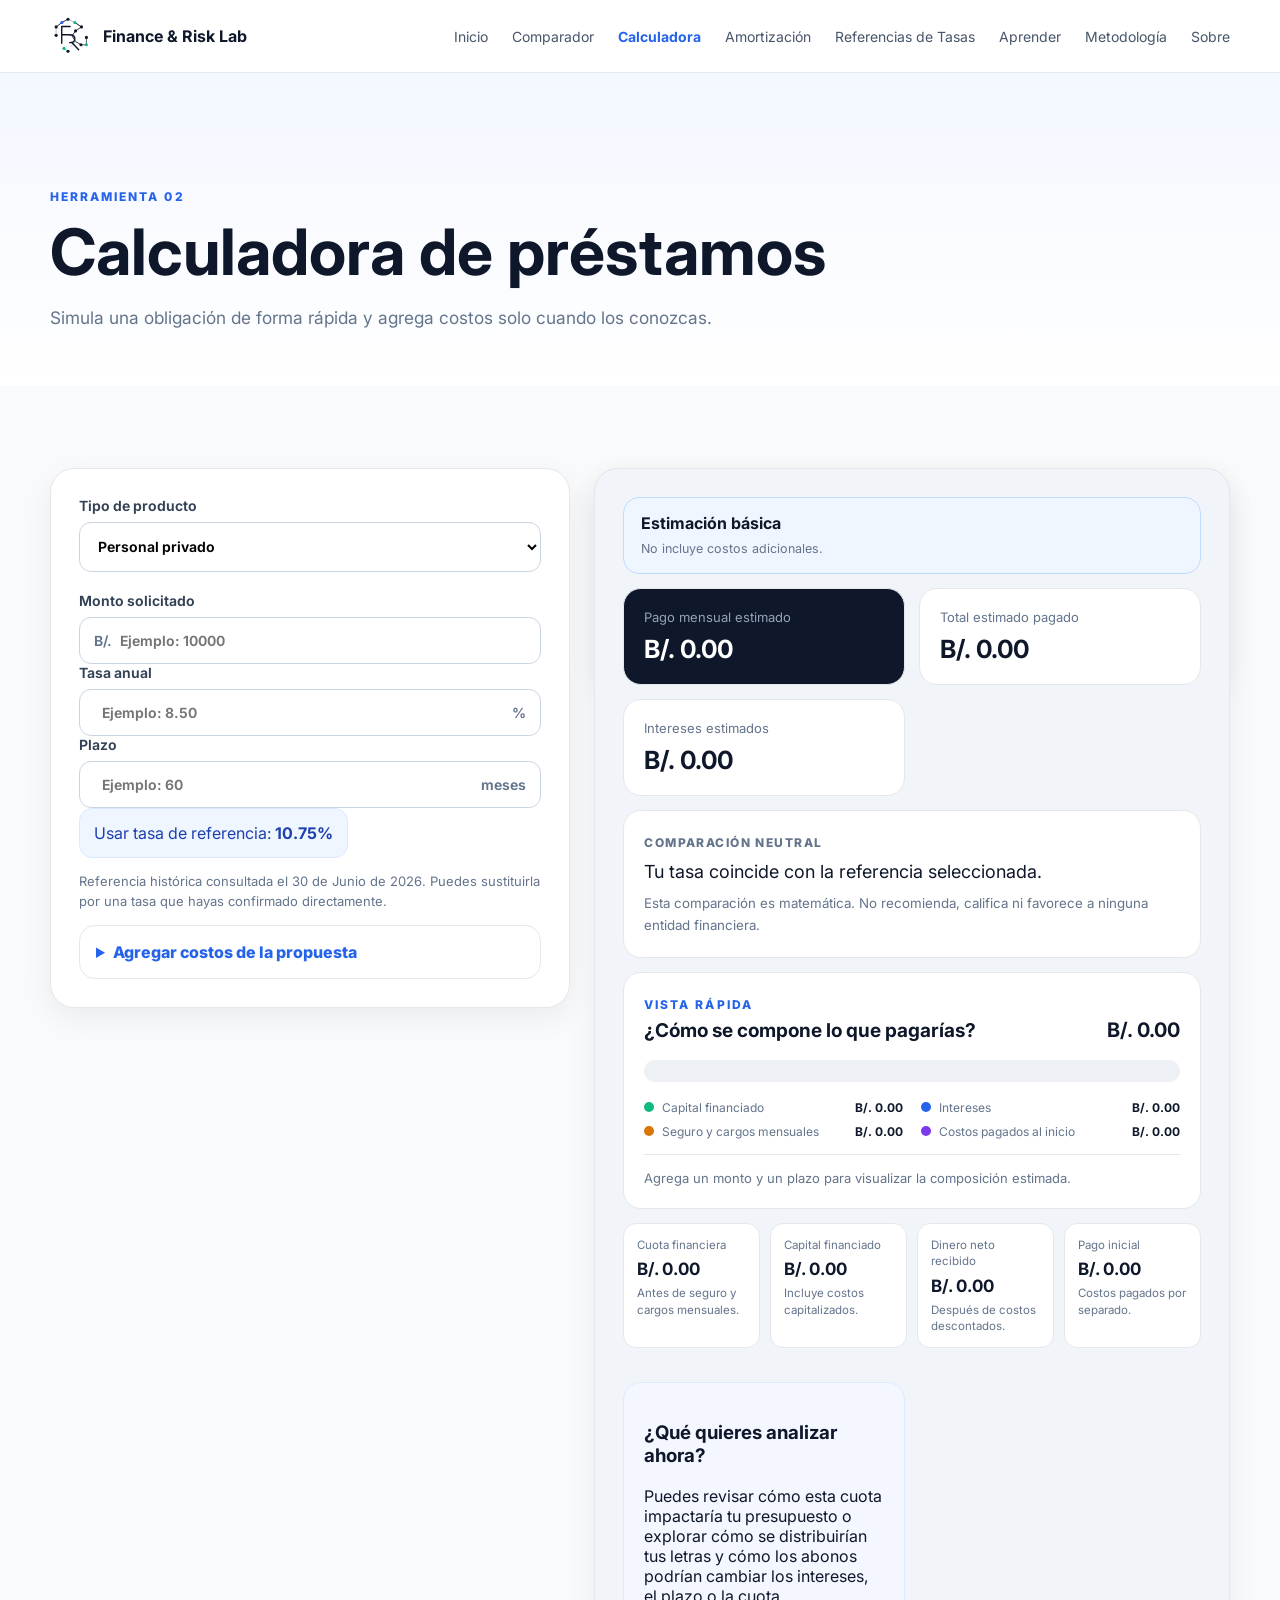
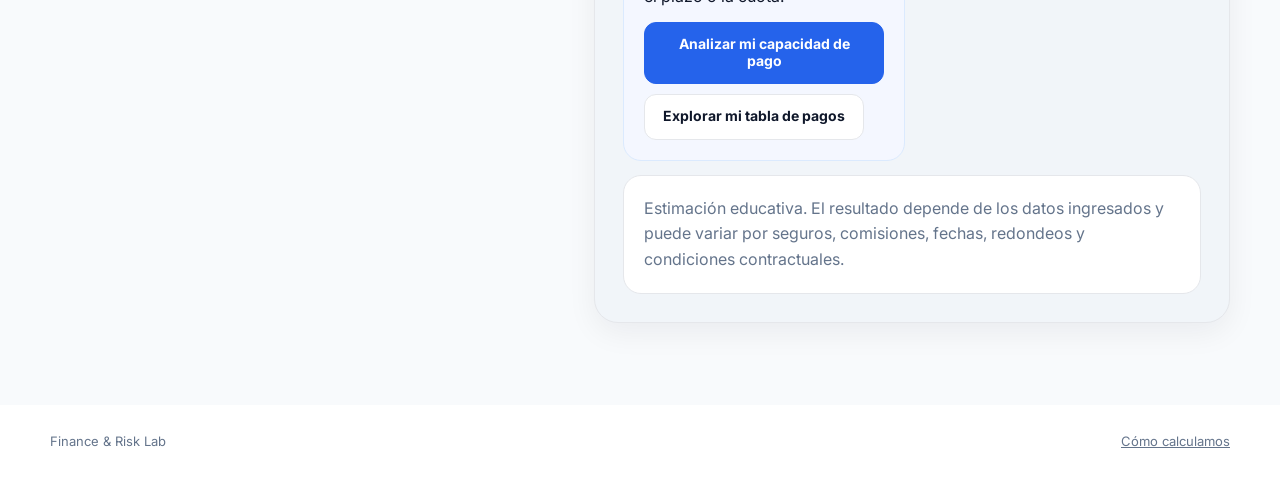
<file: calculadora.html>
<!DOCTYPE html>
<html lang="es">
<head>
  <meta charset="UTF-8">
  <meta name="viewport" content="width=device-width,initial-scale=1">
  <title>Calculadora de préstamos | Finance & Risk Lab</title>
  <link rel="preconnect" href="https://fonts.googleapis.com">
  <link rel="preconnect" href="https://fonts.gstatic.com" crossorigin>
  <link href="https://fonts.googleapis.com/css2?family=Inter:wght@400;500;600;700;800&display=swap" rel="stylesheet">
  <link rel="stylesheet" href="styles.css">
  <link rel="stylesheet" href="etapa1.css">
</head>
<body data-page="calculator">
<header class="site-header">
  <div class="container nav-wrap">
    <a href="index.html" class="brand" aria-label="Finance & Risk Lab - Inicio"><img src="assets/brand/logo-symbol.svg" alt="" class="brand-logo"><span>Finance & Risk Lab</span></a>
    <nav>
      <a href="index.html">Inicio</a>
      <a href="comparador.html">Comparador</a>
      <a class="active" href="calculadora.html">Calculadora</a>
      <a href="amortizacion.html">Amortización</a>
      <a href="tasas.html">Referencias de Tasas</a>
      <a href="aprender.html">Aprender</a>
      <a href="metodologia.html">Metodología</a>
      <a href="sobre.html">Sobre</a>
    </nav>
  </div>
</header>
<main>
  <section class="tool-hero"><div class="container"><span class="eyebrow">Herramienta 02</span><h1>Calculadora de préstamos</h1><p>Simula una obligación de forma rápida y agrega costos solo cuando los conozcas.</p></div></section>
  <section class="section"><div class="container calculator-grid">
    <div class="panel form-panel">
      <div id="calculatorTransferNotice" class="notice frl-transfer-notice" hidden><strong>Propuesta cargada desde el Comparador</strong><p>Puedes modificar cualquier valor antes de continuar.</p></div>

      <label>Tipo de producto
        <select id="product">
          <optgroup label="Préstamos personales">
            <option value="personal_privado">Personal privado</option>
            <option value="personal_publico">Personal público o gobierno</option>
            <option value="personal_jubilados">Jubilados / CSS</option>
          </optgroup>
          <optgroup label="Hipotecas">
            <option value="hipoteca_preferencial">Primera vivienda · interés preferencial</option>
            <option value="hipoteca_no_preferencial">Hipoteca regular · no preferencial</option>
          </optgroup>
          <optgroup label="Otros productos">
            <option value="auto">Préstamo de auto</option>
          </optgroup>
        </select>
      </label>
      <div id="product-context" class="product-context" hidden></div>

      <div id="calculatorLoanFields">
        <label>Monto solicitado<div class="input-wrap"><span>B/.</span><input id="amount" type="number" min="0" step="100" placeholder="Ejemplo: 10000"></div></label>
        <label>Tasa anual<div class="input-wrap"><input id="rate" type="number" min="0" step="0.01" placeholder="Ejemplo: 8.50"><span>%</span></div></label>
        <label>Plazo<div class="input-wrap"><input id="months" type="number" min="1" step="1" placeholder="Ejemplo: 60"><span>meses</span></div></label>
        <button id="use-reference" class="reference-button" type="button">Usar tasa de referencia: <strong id="reference-button-rate">10.75%</strong></button>
        <p class="helper">Referencia histórica consultada el 30 de Junio de 2026. Puedes sustituirla por una tasa que hayas confirmado directamente.</p>

        <details class="frl-calculator-extra">
          <summary>Agregar costos de la propuesta</summary>
          <div class="frl-calculator-extra-content">
            <div class="frl-cost-chooser frl-calculator-cost-chooser">
              <div class="frl-cost-chooser-heading">
                <strong>¿Qué costos aparecen en tu propuesta?</strong>
                <small>Selecciona solo los que reconozcas. Si no conoces ninguno, puedes mantener una estimación básica.</small>
              </div>

              <div class="frl-cost-choice-group">
                <span class="frl-cost-choice-title">Cargos que pueden repetirse</span>
                <label class="frl-cost-choice"><input type="checkbox" data-calculator-cost-toggle="insurance_monthly"><span><strong>Seguro</strong><small>Si aparece como un cobro periódico asociado al préstamo.</small></span></label>
                <div id="calculatorInsurancePanel" class="frl-selected-cost" hidden>
                  <label><span>Seguro mensual</span><small class="helper">Ingresa el monto fijo mensual indicado en la propuesta.</small><div class="input-wrap"><span>B/.</span><input id="calculatorInsurance" min="0" step="0.01" type="number" value="0"></div></label>
                </div>

                <label class="frl-cost-choice"><input type="checkbox" data-calculator-cost-toggle="other_monthly"><span><strong>Otro cargo mensual</strong><small>Manejo u otro cobro fijo que se repita cada mes.</small></span></label>
                <div id="calculatorOtherMonthlyPanel" class="frl-selected-cost" hidden>
                  <label><span>Otro cargo mensual</span><small class="helper">Incluye únicamente un cargo fijo que se repita todos los meses.</small><div class="input-wrap"><span>B/.</span><input id="calculatorOtherMonthly" min="0" step="0.01" type="number" value="0"></div></label>
                </div>
              </div>

              <div class="frl-cost-choice-group">
                <span class="frl-cost-choice-title">Costos que pueden cobrarse al inicio</span>
                <label class="frl-cost-choice"><input type="checkbox" data-calculator-cost-toggle="closing_fee"><span><strong>Comisión de cierre</strong><small>Comisión indicada por la entidad al formalizar el préstamo.</small></span></label>
                <div class="frl-inline-cost-slot" data-calculator-cost-slot="closing_fee"></div>
                <label class="frl-cost-choice"><input type="checkbox" data-calculator-cost-toggle="closing_costs"><span><strong>Gastos de cierre</strong><small>Otros gastos asociados con la formalización.</small></span></label>
                <div class="frl-inline-cost-slot" data-calculator-cost-slot="closing_costs"></div>
                <label class="frl-cost-choice"><input type="checkbox" data-calculator-cost-toggle="legal"><span><strong>Gastos legales</strong><small>Costos de documentación, trámites o formalización legal.</small></span></label>
                <div class="frl-inline-cost-slot" data-calculator-cost-slot="legal"></div>
                <label class="frl-cost-choice"><input type="checkbox" data-calculator-cost-toggle="appraisal"><span><strong>Avalúo</strong><small>Puede aparecer en financiamientos con bienes como garantía.</small></span></label>
                <div class="frl-inline-cost-slot" data-calculator-cost-slot="appraisal"></div>
                <label class="frl-cost-choice"><input type="checkbox" data-calculator-cost-toggle="initial_insurance"><span><strong>Seguro inicial</strong><small>Prima o cargo de seguro cobrado al inicio.</small></span></label>
                <div class="frl-inline-cost-slot" data-calculator-cost-slot="initial_insurance"></div>
                <label class="frl-cost-choice"><input type="checkbox" data-calculator-cost-toggle="other"><span><strong>Otro costo</strong><small>Para un cargo de la propuesta que no aparece en esta lista.</small></span></label>
                <div class="frl-inline-cost-slot" data-calculator-cost-slot="other"></div>
              </div>
            </div>
          </div>
        </details>
      </div>

      <div id="calculatorCardUnavailable" class="frl-card-unavailable" hidden>
        <h3>Las tarjetas necesitan un cálculo diferente.</h3>
        <p>Una tarjeta de crédito maneja saldo rotativo, pagos mínimos, compras nuevas y reglas que pueden variar por producto. Para evitar mostrar una cuota de préstamo como si fuera un pago mínimo, esta calculadora no simula tarjetas por ahora.</p>
        <p class="helper">Puedes seguir consultando la referencia histórica de tasas. El simulador específico de tarjetas está contemplado como una herramienta separada.</p>
      </div>
    </div>

    <div id="calculatorResultsEmpty" class="panel frl-results-empty"><strong>Completa monto, tasa y plazo para ver tu estimación.</strong><p>Los ejemplos en gris son solo una guía y no forman parte del cálculo.</p></div>

    <div id="calculatorLoanResults" class="panel results-panel" hidden>
      <div id="calculatorInformationStatus" class="frl-information-status" data-level="basic"><strong>Estimación básica</strong><p>No incluye costos adicionales.</p></div>
      <div class="result emphasis"><span>Pago mensual estimado</span><strong id="monthly">B/. 0.00</strong></div>
      <div class="result"><span>Total estimado pagado</span><strong id="total">B/. 0.00</strong></div>
      <div class="result"><span>Intereses estimados</span><strong id="interest">B/. 0.00</strong></div>
      <div class="comparison"><span>Comparación neutral</span><p id="comparison-text">Tu tasa coincide con la referencia seleccionada.</p><small>Esta comparación es matemática. No recomienda, califica ni favorece a ninguna entidad financiera.</small></div>

      <section class="frl-payment-visual" aria-labelledby="calculatorVisualTitle">
        <div class="frl-payment-visual-heading">
          <div>
            <span class="eyebrow">Vista rápida</span>
            <h3 id="calculatorVisualTitle">¿Cómo se compone lo que pagarías?</h3>
          </div>
          <strong id="calculatorVisualTotal">B/. 0.00</strong>
        </div>
        <div class="frl-payment-composition" role="img" aria-label="Distribución estimada entre capital financiado, intereses y otros costos">
          <span id="calculatorVisualPrincipal" class="frl-visual-segment principal" style="width:0%"></span>
          <span id="calculatorVisualInterest" class="frl-visual-segment interest" style="width:0%"></span>
          <span id="calculatorVisualRecurring" class="frl-visual-segment recurring" style="width:0%"></span>
          <span id="calculatorVisualUpfront" class="frl-visual-segment upfront" style="width:0%"></span>
        </div>
        <div class="frl-payment-legend">
          <div><i class="frl-visual-dot principal"></i><span>Capital financiado</span><strong id="calculatorVisualPrincipalValue">B/. 0.00</strong></div>
          <div><i class="frl-visual-dot interest"></i><span>Intereses</span><strong id="calculatorVisualInterestValue">B/. 0.00</strong></div>
          <div><i class="frl-visual-dot recurring"></i><span>Seguro y cargos mensuales</span><strong id="calculatorVisualRecurringValue">B/. 0.00</strong></div>
          <div><i class="frl-visual-dot upfront"></i><span>Costos pagados al inicio</span><strong id="calculatorVisualUpfrontValue">B/. 0.00</strong></div>
        </div>
        <p id="calculatorVisualExplanation" class="helper">Agrega un monto y un plazo para visualizar la composición estimada.</p>
      </section>

      <div class="frl-calculator-breakdown">
        <article class="frl-detail-card"><span>Cuota financiera</span><strong id="calculatorFinancialPayment">B/. 0.00</strong><small>Antes de seguro y cargos mensuales.</small></article>
        <article class="frl-detail-card"><span>Capital financiado</span><strong id="calculatorFinancedPrincipal">B/. 0.00</strong><small>Incluye costos capitalizados.</small></article>
        <article class="frl-detail-card"><span>Dinero neto recibido</span><strong id="calculatorNetProceeds">B/. 0.00</strong><small>Después de costos descontados.</small></article>
        <article class="frl-detail-card"><span>Pago inicial</span><strong id="calculatorUpfront">B/. 0.00</strong><small>Costos pagados por separado.</small></article>
      </div>

      <div class="next-step frl-calculator-next-step">
        <h3>¿Qué quieres analizar ahora?</h3>
        <p>Puedes revisar cómo esta cuota impactaría tu presupuesto o explorar cómo se distribuirían tus letras y cómo los abonos podrían cambiar los intereses, el plazo o la cuota.</p>
        <div class="frl-next-actions">
          <button id="to-capacity" class="button primary" type="button">Analizar mi capacidad de pago</button>
          <button id="to-amortization" class="button secondary" type="button">Explorar mi tabla de pagos</button>
        </div>
      </div>
      <div class="notice">Estimación educativa. El resultado depende de los datos ingresados y puede variar por seguros, comisiones, fechas, redondeos y condiciones contractuales.</div>
    </div>
  </div></section>
</main>
<footer><div class="container footer-wrap"><span>Finance & Risk Lab</span><a href="metodologia.html">Cómo calculamos</a></div></footer>
<script src="script.js"></script>
<script src="finance-engine.js"></script>

  <script data-goatcounter="https://finance-risk-lab.goatcounter.com/count"
        async src="//gc.zgo.at/count.js"></script>
</body>
</html>
</file>
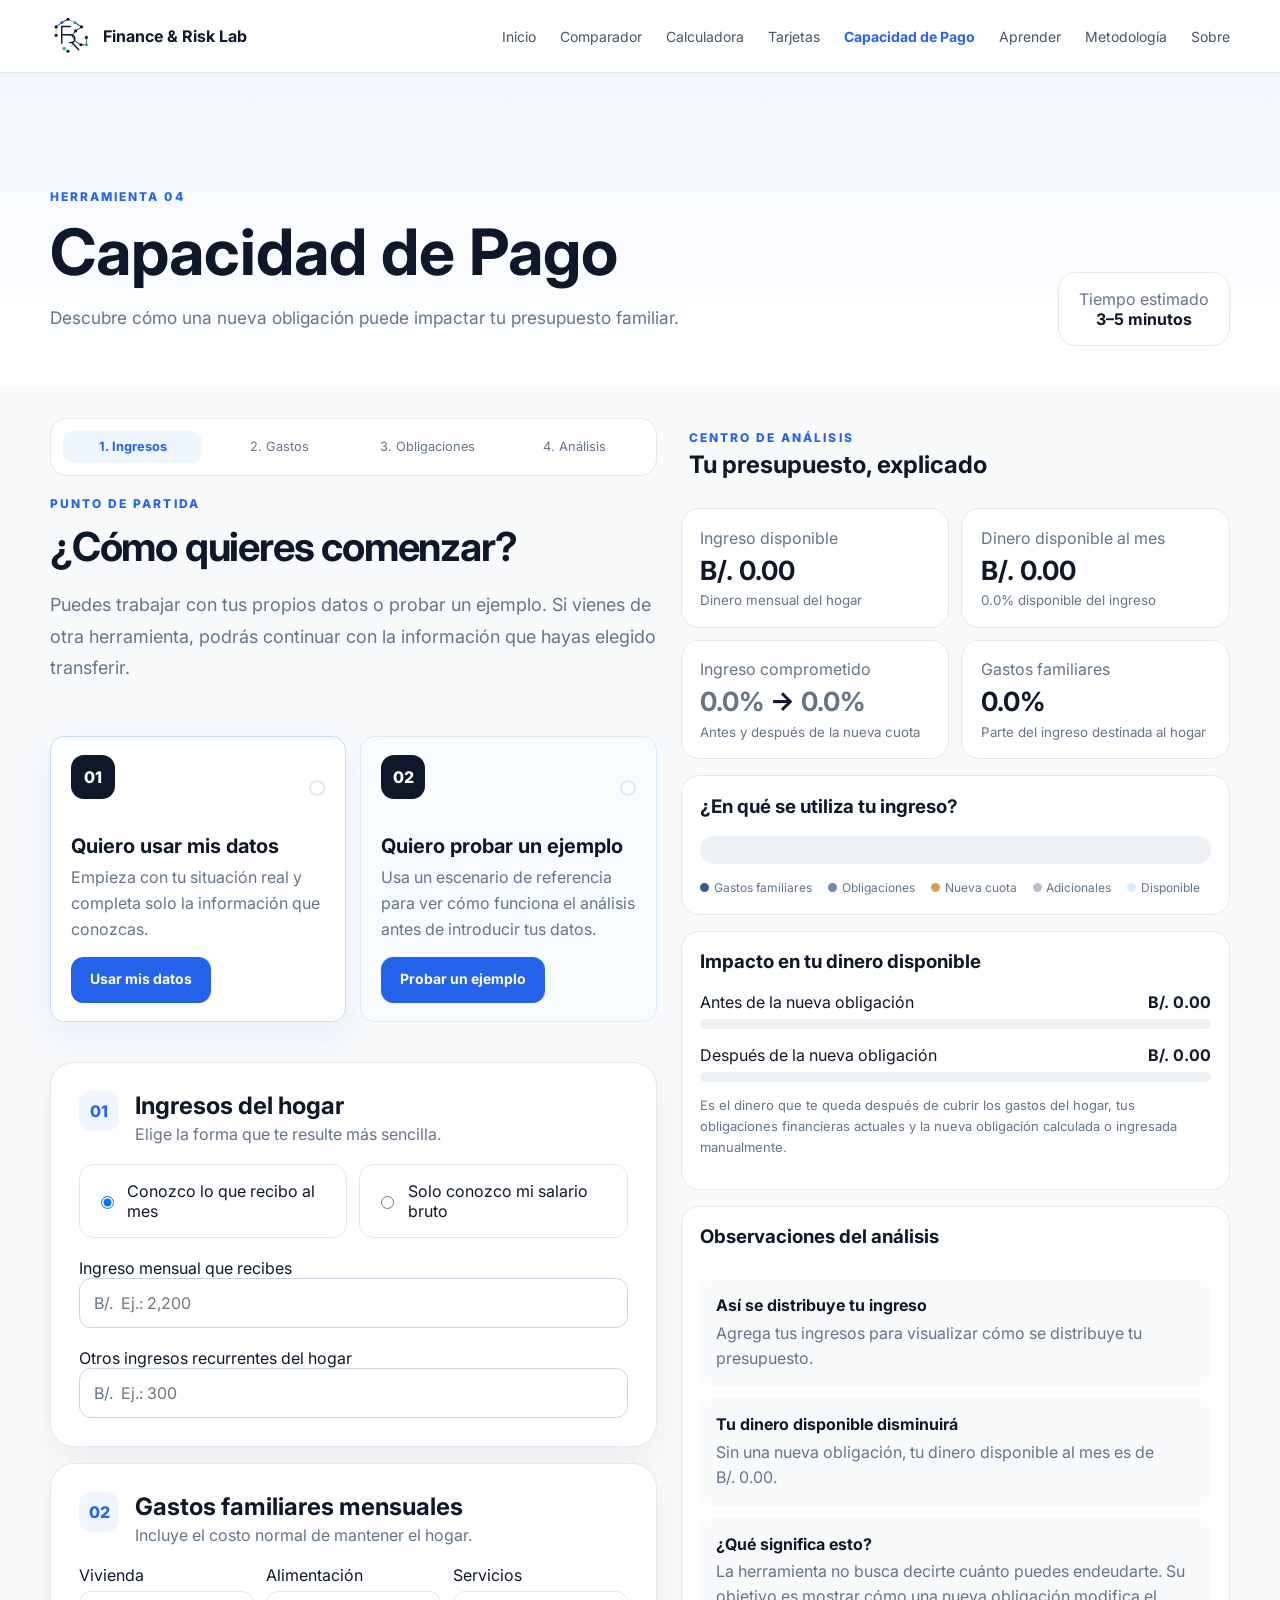
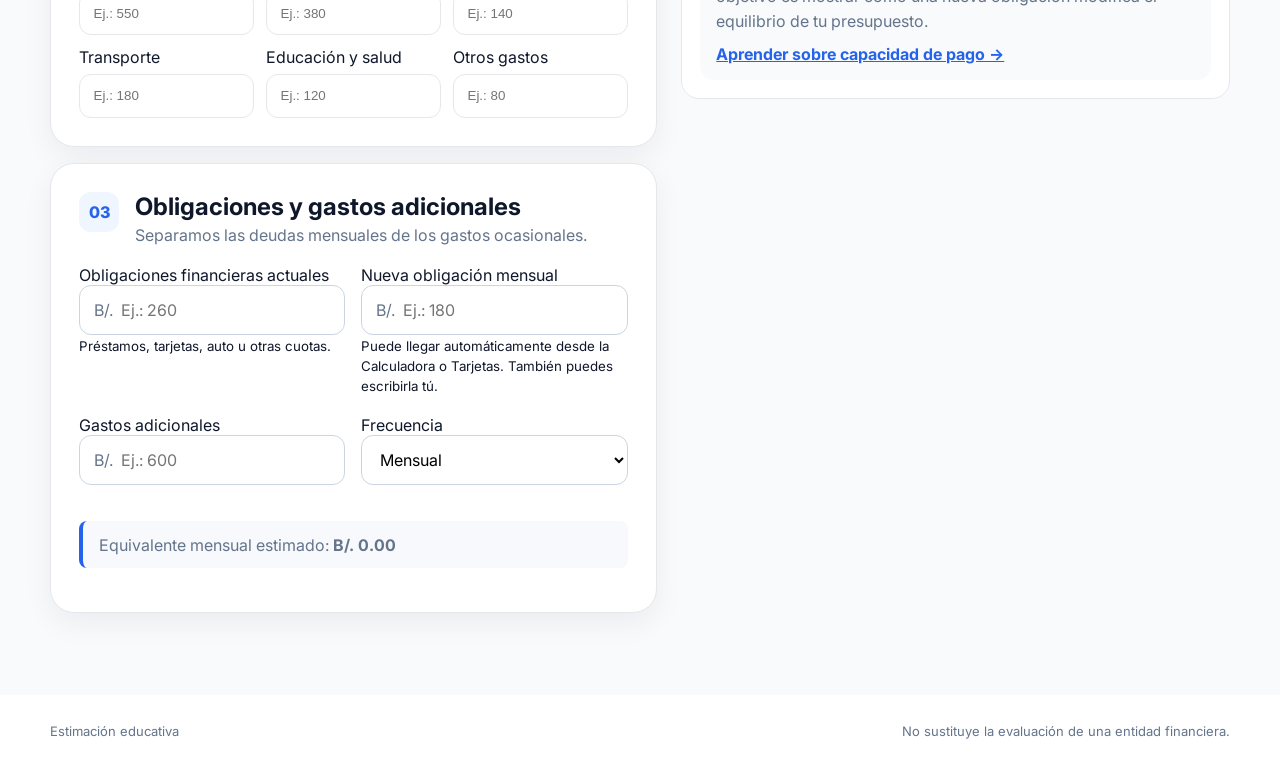
<file: capacidad-pago.html>
<!DOCTYPE html>
<html lang="es">
<head>
  <meta charset="UTF-8">
  <meta name="viewport" content="width=device-width,initial-scale=1">
  <title>Capacidad de Pago | Finance & Risk Lab</title>
  <link rel="preconnect" href="https://fonts.googleapis.com">
  <link rel="preconnect" href="https://fonts.gstatic.com" crossorigin>
  <link href="https://fonts.googleapis.com/css2?family=Inter:wght@400;500;600;700;800&display=swap" rel="stylesheet">
  <link rel="stylesheet" href="styles.css">
  <link rel="stylesheet" href="etapa1.css">
</head>
<body data-page="capacity">
<header class="site-header">
  <div class="container nav-wrap">
    <a href="index.html" class="brand" aria-label="Finance & Risk Lab - Inicio">
      <img src="assets/brand/logo-symbol.svg" alt="" class="brand-logo">
      <span>Finance & Risk Lab</span>
    </a>
    <nav>
      <a href="index.html">Inicio</a>
      <a href="comparador.html">Comparador</a>
      <a href="calculadora.html">Calculadora</a>
      <a href="tarjetas.html">Tarjetas</a>
      <a class="active" href="capacidad-pago.html">Capacidad de Pago</a>
      <a href="aprender.html">Aprender</a>
      <a href="metodologia.html">Metodología</a>
      <a href="sobre.html">Sobre</a>
    </nav>
  </div>
</header>
<main>
<section class="tool-hero">
  <div class="container split-heading">
    <div><span class="eyebrow">Herramienta 04</span><h1>Capacidad de Pago</h1><p>Descubre cómo una nueva obligación puede impactar tu presupuesto familiar.</p></div>
    <div class="time-badge">Tiempo estimado<br><strong>3–5 minutos</strong></div>
  </div>
</section>
<section class="section capacity-layout">
<div class="container capacity-grid">
<div class="capacity-form">
  <div class="progress-strip"><span class="current">1. Ingresos</span><span>2. Gastos</span><span>3. Obligaciones</span><span>4. Análisis</span></div>
  <div class="section-heading capacity-start-heading">
    <span class="eyebrow">Punto de partida</span>
    <h2>¿Cómo quieres comenzar?</h2>
    <p>Puedes trabajar con tus propios datos o probar un ejemplo. Si vienes de otra herramienta, podrás continuar con la información que hayas elegido transferir.</p>
  </div>
  <div class="tools-grid capacity-start-options" aria-label="Cómo quieres comenzar">
    <article class="tool-card featured" data-start-mode="user" tabindex="0">
      <div class="tool-icon">01</div><div class="start-choice-indicator" aria-hidden="true"></div>
      <h3>Quiero usar mis datos</h3>
      <p>Empieza con tu situación real y completa solo la información que conozcas.</p>
      <button type="button" class="button primary" id="capacityClearScenario">Usar mis datos</button>
    </article>
    <article class="tool-card featured-soft" data-start-mode="example" tabindex="0">
      <div class="tool-icon">02</div><div class="start-choice-indicator" aria-hidden="true"></div>
      <h3>Quiero probar un ejemplo</h3>
      <p>Usa un escenario de referencia para ver cómo funciona el análisis antes de introducir tus datos.</p>
      <button type="button" class="button primary" id="capacityUseExample">Probar un ejemplo</button>
    </article>
  </div>
  <section class="panel form-section">
    <div class="form-heading"><span>01</span><div><h2>Ingresos del hogar</h2><p>Elige la forma que te resulte más sencilla.</p></div></div>
    <div class="choice-row"><label class="choice"><input type="radio" name="incomeMode" value="net" checked>Conozco lo que recibo al mes</label><label class="choice"><input type="radio" name="incomeMode" value="gross">Solo conozco mi salario bruto</label></div>
    <div id="net-income-fields"><label>Ingreso mensual que recibes<div class="input-wrap"><span>B/.</span><input class="capacity-input" id="netIncome" type="number" value="" placeholder="Ej.: 2,200" min="0"></div></label></div>
    <div id="gross-income-fields" hidden><div class="two-col"><label>Salario bruto<div class="input-wrap"><span>B/.</span><input class="capacity-input" id="grossIncome" type="number" value="" placeholder="Ej.: 2,500" min="0"></div></label><label>Descuentos totales<div class="input-wrap"><span>B/.</span><input class="capacity-input" id="deductions" type="number" value="" placeholder="Ej.: 300" min="0"></div></label></div><p class="education-note"><strong>¿Qué significa?</strong> El ingreso disponible es el dinero que realmente recibes después de descuentos.</p></div>
    <label>Otros ingresos recurrentes del hogar<div class="input-wrap"><span>B/.</span><input class="capacity-input" id="otherIncome" type="number" value="" placeholder="Ej.: 300" min="0"></div></label>
  </section>
  <section class="panel form-section">
    <div class="form-heading"><span>02</span><div><h2>Gastos familiares mensuales</h2><p>Incluye el costo normal de mantener el hogar.</p></div></div>
    <div class="expense-grid"><label>Vivienda<input class="capacity-input money-field" id="housing" type="number" value="" placeholder="Ej.: 550"></label><label>Alimentación<input class="capacity-input money-field" id="food" type="number" value="" placeholder="Ej.: 380"></label><label>Servicios<input class="capacity-input money-field" id="services" type="number" value="" placeholder="Ej.: 140"></label><label>Transporte<input class="capacity-input money-field" id="transport" type="number" value="" placeholder="Ej.: 180"></label><label>Educación y salud<input class="capacity-input money-field" id="educationHealth" type="number" value="" placeholder="Ej.: 120"></label><label>Otros gastos<input class="capacity-input money-field" id="otherExpenses" type="number" value="" placeholder="Ej.: 80"></label></div>
  </section>
  <section class="panel form-section">
    <div class="form-heading"><span>03</span><div><h2>Obligaciones y gastos adicionales</h2><p>Separamos las deudas mensuales de los gastos ocasionales.</p></div></div>
    <div id="capacityCardContext" class="scenario-context capacity-scenario-context" hidden aria-live="polite"></div>
    <div class="two-col"><label>Obligaciones financieras actuales<div class="input-wrap"><span>B/.</span><input class="capacity-input" id="obligations" type="number" value="" placeholder="Ej.: 260" min="0"></div><small>Préstamos, tarjetas, auto u otras cuotas.</small></label><label>Nueva obligación mensual<div class="input-wrap"><span>B/.</span><input class="capacity-input" id="newPayment" type="number" value="" placeholder="Ej.: 180" min="0"></div><small>Puede llegar automáticamente desde la Calculadora o Tarjetas. También puedes escribirla tú.</small></label></div>
    <div class="two-col"><label>Gastos adicionales<div class="input-wrap"><span>B/.</span><input class="capacity-input" id="additionalAmount" type="number" value="" placeholder="Ej.: 600" min="0"></div></label><label>Frecuencia<select class="capacity-input" id="additionalFrequency"><option value="1">Mensual</option><option value="3">Trimestral</option><option value="6">Semestral</option><option value="12" selected>Anual</option></select></label></div>
    <p class="education-note">Equivalente mensual estimado: <strong id="additionalMonthlyLabel">B/. 0.00</strong></p>
  </section>
</div>
<aside class="analysis-column">
<div class="sticky-analysis">
  <div class="analysis-title"><span class="eyebrow">Centro de Análisis</span><h2>Tu presupuesto, explicado</h2></div>
  <div class="metric-grid"><article class="metric"><span>Ingreso disponible</span><strong id="metricIncome">B/. 0.00</strong><small>Dinero mensual del hogar</small></article><article class="metric"><span>Dinero disponible al mes</span><strong id="metricAvailable">B/. 0.00</strong><small id="availablePct">0% disponible del ingreso</small></article><article class="metric"><span>Ingreso comprometido</span><strong><span id="debtBefore">0%</span> → <span id="metricDebt">0%</span></strong><small>Antes y después de la nueva cuota</small></article><article class="metric"><span>Gastos familiares</span><strong id="metricExpenses">0%</strong><small>Parte del ingreso destinada al hogar</small></article></div>
  <div class="chart-card"><h3>¿En qué se utiliza tu ingreso?</h3><div id="budgetBar" class="budget-bar"><span class="seg expenses"></span><span class="seg obligations"></span><span class="seg payment"></span><span class="seg additional"></span><span class="seg available"></span></div><div class="legend"><span><i class="dot expenses"></i>Gastos familiares</span><span><i class="dot obligations"></i>Obligaciones</span><span><i class="dot payment"></i>Nueva cuota</span><span><i class="dot additional"></i>Adicionales</span><span><i class="dot available"></i>Disponible</span></div></div>
  <div class="chart-card before-after"><h3>Impacto en tu dinero disponible</h3><div><span>Antes de la nueva obligación</span><strong id="beforeAvailable">B/. 0</strong><div class="thin-bar"><i id="beforeBar"></i></div></div><div><span>Después de la nueva obligación</span><strong id="afterAvailable">B/. 0</strong><div class="thin-bar"><i id="afterBar"></i></div></div><p class="helper">Es el dinero que te queda después de cubrir los gastos del hogar, tus obligaciones financieras actuales y la nueva obligación calculada o ingresada manualmente.</p></div>
  <div class="observations"><h3>Observaciones del análisis</h3><article><strong>Así se distribuye tu ingreso</strong><p id="obsDistribution"></p></article><article><strong>Tu dinero disponible disminuirá</strong><p id="obsImpact"></p></article><article><strong>¿Qué significa esto?</strong><p>La herramienta no busca decirte cuánto puedes endeudarte. Su objetivo es mostrar cómo una nueva obligación modifica el equilibrio de tu presupuesto.</p><a href="aprender.html#capacidad">Aprender sobre capacidad de pago →</a></article></div>
  <div class="next-step frl-capacity-amortization-step"><h3>¿Quieres seguir explorando tu escenario?</h3><p>Puedes continuar hacia las herramientas que correspondan a tu escenario. Si vienes de otra herramienta, conservaremos la información que hayas transferido.</p><a class="button secondary" href="amortizacion.html">Explorar mi tabla de pagos</a></div>
</div>
</aside>
</div>
</section>
</main>
<footer><div class="container footer-wrap"><span>Estimación educativa</span><span>No sustituye la evaluación de una entidad financiera.</span></div></footer>
<script src="script.js"></script>

  <script data-goatcounter="https://finance-risk-lab.goatcounter.com/count"
        async src="//gc.zgo.at/count.js"></script>
</body>
</html>
</file>
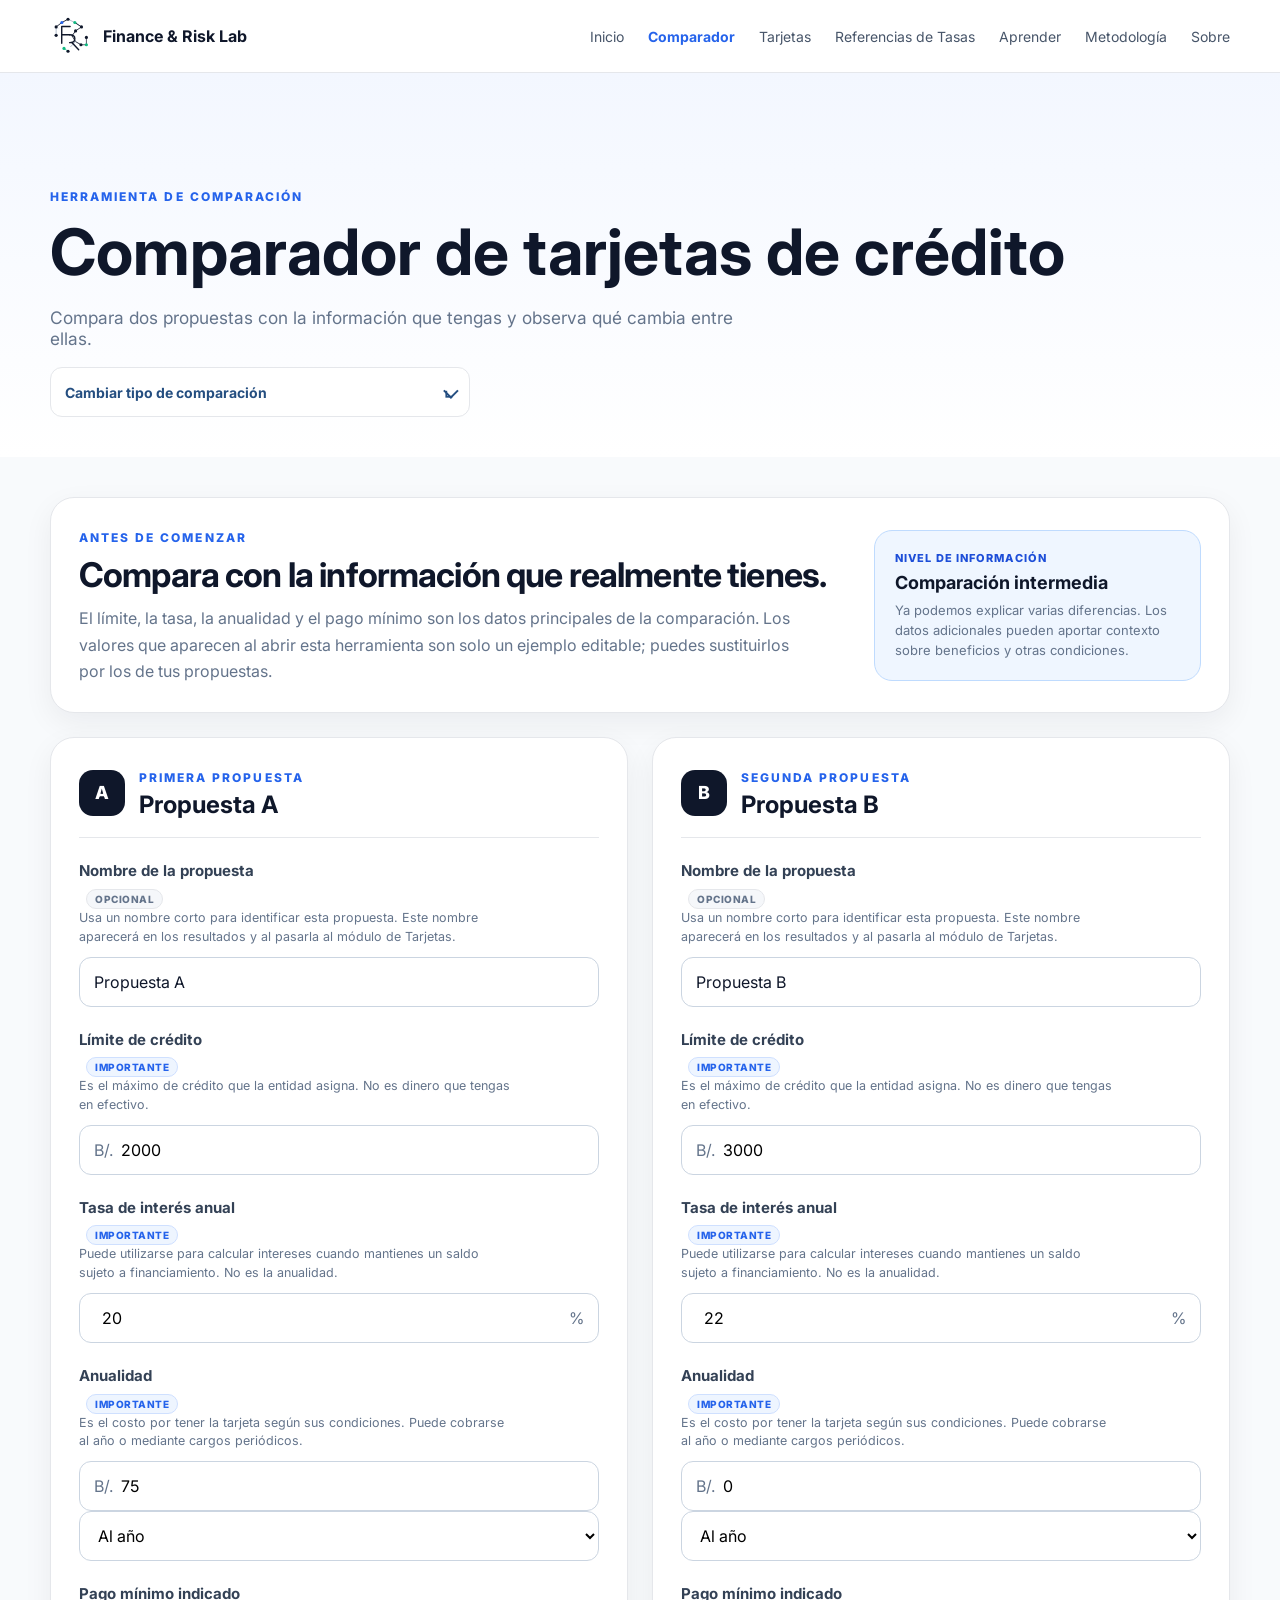
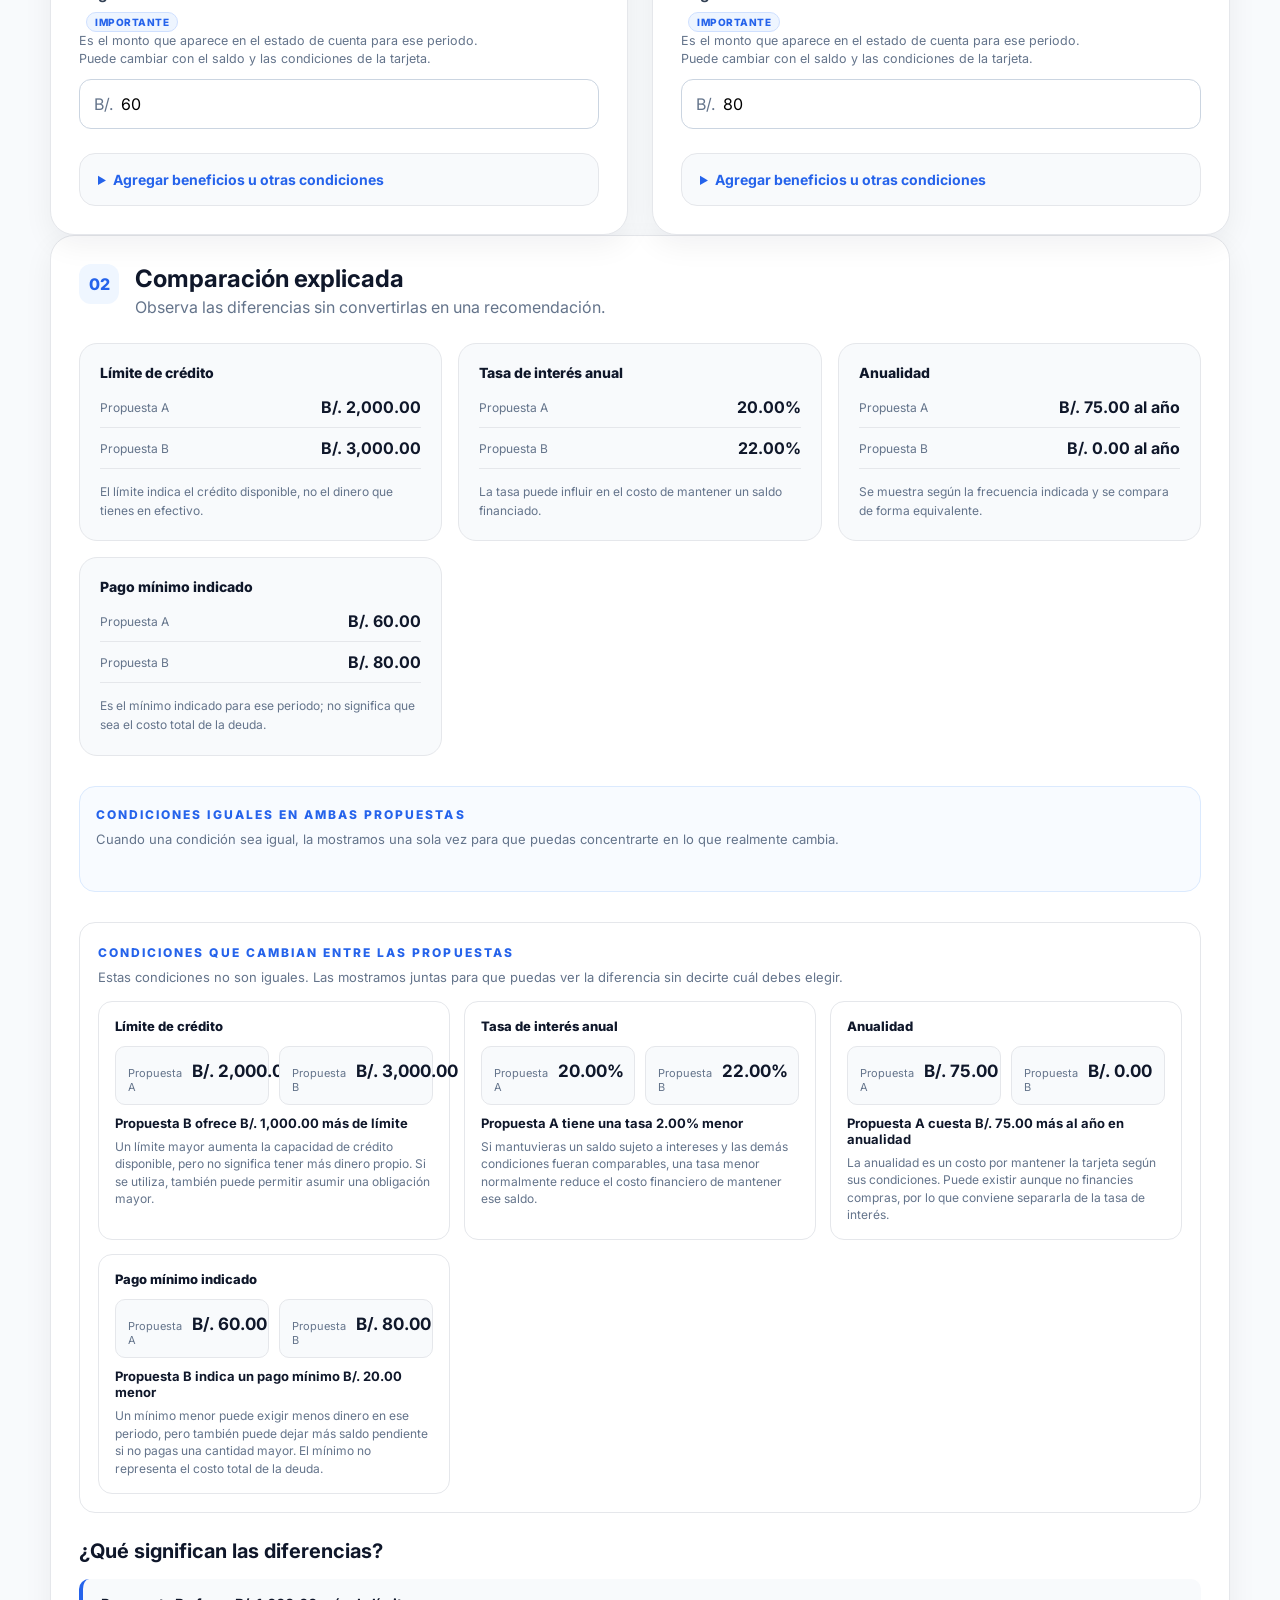
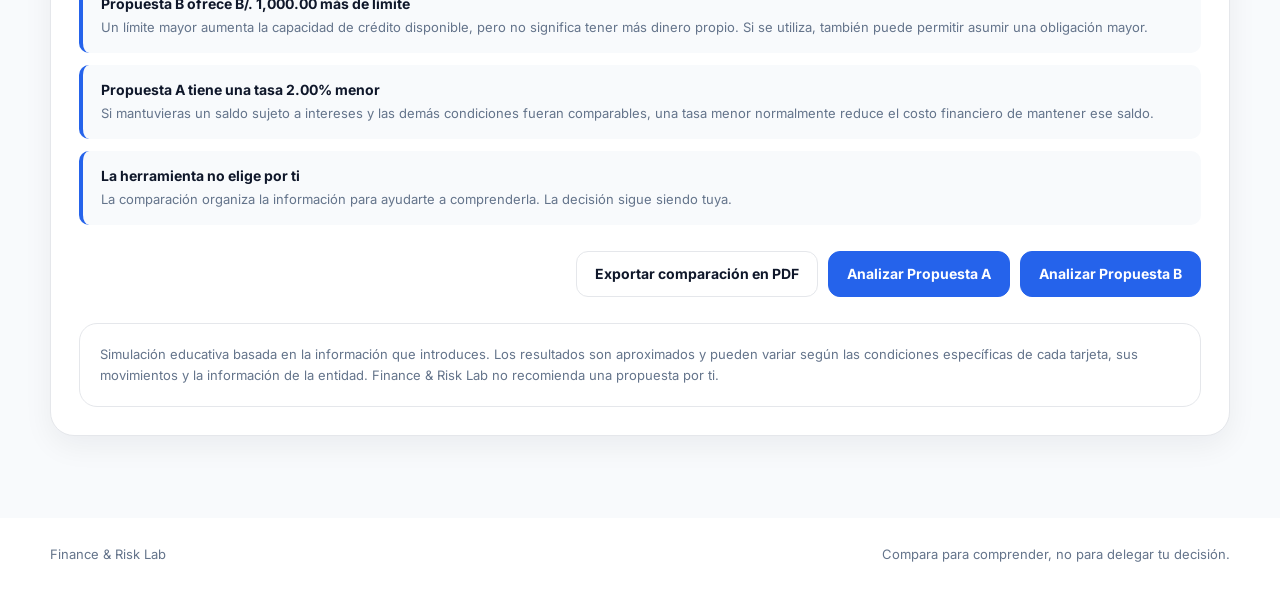
<file: comparador-tarjetas.html>
<!DOCTYPE html>
<html lang="es">
<head>
  <meta charset="UTF-8">
  <meta name="viewport" content="width=device-width,initial-scale=1">
  <meta name="description" content="Compara dos tarjetas de crédito y comprende sus condiciones, costos y beneficios.">
  <title>Comparador de tarjetas | Finance & Risk Lab</title>
  <link rel="preconnect" href="https://fonts.googleapis.com">
  <link rel="preconnect" href="https://fonts.gstatic.com" crossorigin>
  <link href="https://fonts.googleapis.com/css2?family=Inter:wght@400;500;600;700;800&display=swap" rel="stylesheet">
  <link rel="stylesheet" href="styles.css">
  <link rel="stylesheet" href="etapa1.css">
  <link rel="stylesheet" href="comparador-tarjetas.css">
</head>
<body data-page="comparator" class="card-comparator-page">
<header class="site-header">
  <div class="container nav-wrap">
    <a href="index.html" class="brand" aria-label="Finance & Risk Lab - Inicio"><img src="assets/brand/logo-symbol.svg" alt="" class="brand-logo"><span>Finance & Risk Lab</span></a>
    <nav>
      <a href="index.html">Inicio</a>
      <a class="active" href="comparador-tarjetas.html">Comparador</a>
      <a href="tarjetas.html">Tarjetas</a>
      <a href="tasas.html">Referencias de Tasas</a>
      <a href="aprender.html">Aprender</a>
      <a href="metodologia.html">Metodología</a>
      <a href="sobre.html">Sobre</a>
    </nav>
  </div>
</header>
<main>
<section class="tool-hero">
  <div class="container">
    <span class="eyebrow">Herramienta de comparación</span>
    <h1>Comparador de tarjetas de crédito</h1>
    <p>Compara dos propuestas con la información que tengas y observa qué cambia entre ellas.</p>
    <details class="comparison-switcher">
      <summary>Cambiar tipo de comparación</summary>
      <div class="comparison-switcher-body">
        <a href="comparador.html">Préstamos e hipotecas</a>
        <a href="comparador-tarjetas.html" class="comparison-switcher-active">Tarjetas de crédito</a>
      </div>
    </details>
  </div>
</section>
<section class="section comparison-tool">
<div class="container">
  <div class="panel compare-intro">
    <div><span class="eyebrow">Antes de comenzar</span><h2>Compara con la información que realmente tienes.</h2><p>El límite, la tasa, la anualidad y el pago mínimo son los datos principales de la comparación. Los valores que aparecen al abrir esta herramienta son solo un ejemplo editable; puedes sustituirlos por los de tus propuestas.</p></div>
    <div class="information-status" id="cardCompareStatus" data-level="basic"><span>Nivel de información</span><strong id="cardCompareStatusTitle">Comparación básica</strong><p id="cardCompareStatusText">Empieza con los datos que conozcas. No necesitas completar todo.</p></div>
  </div>

  <div class="compare-proposals-grid card-compare-proposals">
    <section class="panel compare-proposal" aria-labelledby="cardTitleA">
      <div class="compare-proposal-heading"><span class="compare-proposal-letter">A</span><div><span class="eyebrow">Primera propuesta</span><h2 id="cardTitleA">Propuesta A</h2></div></div>
      <label class="compare-field"><span class="compare-field-title">Nombre de la propuesta</span><span class="compare-field-meta opcional">Opcional</span><small class="compare-field-help">Usa un nombre corto para identificar esta propuesta. Este nombre aparecerá en los resultados y al pasarla al módulo de Tarjetas.</small><input class="compare-simple-input" id="cardProposalNameA" maxlength="60" type="text" value="Propuesta A"></label>
      <label class="compare-field"><span class="compare-field-title">Límite de crédito</span><span class="compare-field-meta importante">Importante</span><small class="compare-field-help">Es el máximo de crédito que la entidad asigna. No es dinero que tengas en efectivo.</small><div class="input-wrap"><span>B/.</span><input id="cardLimitA" type="number" min="0" step="50" value="2000" placeholder="Ej.: 3,000"></div></label>
      <label class="compare-field"><span class="compare-field-title">Tasa de interés anual</span><span class="compare-field-meta importante">Importante</span><small class="compare-field-help">Puede utilizarse para calcular intereses cuando mantienes un saldo sujeto a financiamiento. No es la anualidad.</small><div class="input-wrap"><input id="cardRateA" type="number" min="0" step="0.01" value="20" placeholder="Ej.: 20"><span>%</span></div></label>
      <label class="compare-field"><span class="compare-field-title">Anualidad</span><span class="compare-field-meta importante">Importante</span><small class="compare-field-help">Es el costo por tener la tarjeta según sus condiciones. Puede cobrarse al año o mediante cargos periódicos.</small><div class="input-wrap"><span>B/.</span><input id="cardAnnualFeeA" type="number" min="0" step="0.01" value="75" placeholder="Ej.: 75"></div><select id="cardAnnualFeeFreqA" aria-label="Frecuencia de la anualidad"><option value="annual">Al año</option><option value="monthly">Al mes</option></select></label>
      <label class="compare-field"><span class="compare-field-title">Pago mínimo indicado</span><span class="compare-field-meta importante">Importante</span><small class="compare-field-help">Es el monto que aparece en el estado de cuenta para ese periodo. Puede cambiar con el saldo y las condiciones de la tarjeta.</small><div class="input-wrap"><span>B/.</span><input id="cardMinimumA" type="number" min="0" step="0.01" value="60" placeholder="Ej.: 60"></div></label>
      <details class="compare-additional-details card-benefit-details"><summary>Agregar beneficios u otras condiciones</summary>
        <div class="compare-additional-grid card-optional-body">
          <label class="frl-cost-choice"><input type="checkbox" data-opt="cashback" data-side="A"><span><strong>Cashback</strong><small>Porcentaje de devolución y condiciones que conozcas.</small></span></label><div class="frl-inline-cost-slot optional-slot" id="slot-cashback-A" hidden><div class="input-wrap"><input id="cardCashbackA" type="number" min="0" step="0.01" placeholder="Ej.: 2"><span>%</span></div></div>
          <label class="frl-cost-choice"><input type="checkbox" data-opt="points" data-side="A"><span><strong>Puntos</strong><small>Cómo se acumulan, si aparece en tu propuesta.</small></span></label><div class="frl-inline-cost-slot optional-slot" id="slot-points-A" hidden><input id="cardPointsA" class="compare-simple-input" type="text" placeholder="Ej.: 1 punto por B/.1"></div>
          <label class="frl-cost-choice"><input type="checkbox" data-opt="miles" data-side="A"><span><strong>Millas</strong><small>Cómo se acumulan, si aparece en tu propuesta.</small></span></label><div class="frl-inline-cost-slot optional-slot" id="slot-miles-A" hidden><input id="cardMilesA" class="compare-simple-input" type="text" placeholder="Ej.: 1 milla por B/.1"></div>
          <label class="frl-cost-choice"><input type="checkbox" data-opt="other" data-side="A"><span><strong>Otra condición</strong><small>Solo si hay algo más que realmente quieras comparar.</small></span></label><div class="frl-inline-cost-slot optional-slot" id="slot-other-A" hidden><input id="cardOtherA" class="compare-simple-input" type="text" maxlength="120" placeholder="Ej.: cargo por retiro de efectivo"></div>
        </div>
      </details>
    </section>

    <section class="panel compare-proposal" aria-labelledby="cardTitleB">
      <div class="compare-proposal-heading"><span class="compare-proposal-letter">B</span><div><span class="eyebrow">Segunda propuesta</span><h2 id="cardTitleB">Propuesta B</h2></div></div>
      <label class="compare-field"><span class="compare-field-title">Nombre de la propuesta</span><span class="compare-field-meta opcional">Opcional</span><small class="compare-field-help">Usa un nombre corto para identificar esta propuesta. Este nombre aparecerá en los resultados y al pasarla al módulo de Tarjetas.</small><input class="compare-simple-input" id="cardProposalNameB" maxlength="60" type="text" value="Propuesta B"></label>
      <label class="compare-field"><span class="compare-field-title">Límite de crédito</span><span class="compare-field-meta importante">Importante</span><small class="compare-field-help">Es el máximo de crédito que la entidad asigna. No es dinero que tengas en efectivo.</small><div class="input-wrap"><span>B/.</span><input id="cardLimitB" type="number" min="0" step="50" value="3000" placeholder="Ej.: 3,000"></div></label>
      <label class="compare-field"><span class="compare-field-title">Tasa de interés anual</span><span class="compare-field-meta importante">Importante</span><small class="compare-field-help">Puede utilizarse para calcular intereses cuando mantienes un saldo sujeto a financiamiento. No es la anualidad.</small><div class="input-wrap"><input id="cardRateB" type="number" min="0" step="0.01" value="22" placeholder="Ej.: 20"><span>%</span></div></label>
      <label class="compare-field"><span class="compare-field-title">Anualidad</span><span class="compare-field-meta importante">Importante</span><small class="compare-field-help">Es el costo por tener la tarjeta según sus condiciones. Puede cobrarse al año o mediante cargos periódicos.</small><div class="input-wrap"><span>B/.</span><input id="cardAnnualFeeB" type="number" min="0" step="0.01" value="0" placeholder="Ej.: 75"></div><select id="cardAnnualFeeFreqB" aria-label="Frecuencia de la anualidad"><option value="annual">Al año</option><option value="monthly">Al mes</option></select></label>
      <label class="compare-field"><span class="compare-field-title">Pago mínimo indicado</span><span class="compare-field-meta importante">Importante</span><small class="compare-field-help">Es el monto que aparece en el estado de cuenta para ese periodo. Puede cambiar con el saldo y las condiciones de la tarjeta.</small><div class="input-wrap"><span>B/.</span><input id="cardMinimumB" type="number" min="0" step="0.01" value="80" placeholder="Ej.: 60"></div></label>
      <details class="compare-additional-details card-benefit-details"><summary>Agregar beneficios u otras condiciones</summary>
        <div class="compare-additional-grid card-optional-body">
          <label class="frl-cost-choice"><input type="checkbox" data-opt="cashback" data-side="B"><span><strong>Cashback</strong><small>Porcentaje de devolución y condiciones que conozcas.</small></span></label><div class="frl-inline-cost-slot optional-slot" id="slot-cashback-B" hidden><div class="input-wrap"><input id="cardCashbackB" type="number" min="0" step="0.01" placeholder="Ej.: 2"><span>%</span></div></div>
          <label class="frl-cost-choice"><input type="checkbox" data-opt="points" data-side="B"><span><strong>Puntos</strong><small>Cómo se acumulan, si aparece en tu propuesta.</small></span></label><div class="frl-inline-cost-slot optional-slot" id="slot-points-B" hidden><input id="cardPointsB" class="compare-simple-input" type="text" placeholder="Ej.: 1 punto por B/.1"></div>
          <label class="frl-cost-choice"><input type="checkbox" data-opt="miles" data-side="B"><span><strong>Millas</strong><small>Cómo se acumulan, si aparece en tu propuesta.</small></span></label><div class="frl-inline-cost-slot optional-slot" id="slot-miles-B" hidden><input id="cardMilesB" class="compare-simple-input" type="text" placeholder="Ej.: 1 milla por B/.1"></div>
          <label class="frl-cost-choice"><input type="checkbox" data-opt="other" data-side="B"><span><strong>Otra condición</strong><small>Solo si hay algo más que realmente quieras comparar.</small></span></label><div class="frl-inline-cost-slot optional-slot" id="slot-other-B" hidden><input id="cardOtherB" class="compare-simple-input" type="text" maxlength="120" placeholder="Ej.: cargo por retiro de efectivo"></div>
        </div>
      </details>
    </section>
  </div>

  <section aria-live="polite" class="panel compare-results-section card-compare-results">
    <div class="form-heading"><span>02</span><div><h2>Comparación explicada</h2><p>Observa las diferencias sin convertirlas en una recomendación.</p></div></div>
    <div class="compare-results-grid card-summary-grid">
      <article class="compare-result-card"><span>Límite de crédito</span><p><small id="resultLimitNameA">Propuesta A</small><strong id="resultLimitA">—</strong></p><p><small id="resultLimitNameB">Propuesta B</small><strong id="resultLimitB">—</strong></p><small>El límite indica el crédito disponible, no el dinero que tienes en efectivo.</small></article>
      <article class="compare-result-card"><span>Tasa de interés anual</span><p><small id="resultRateNameA">Propuesta A</small><strong id="resultRateA">—</strong></p><p><small id="resultRateNameB">Propuesta B</small><strong id="resultRateB">—</strong></p><small>La tasa puede influir en el costo de mantener un saldo financiado.</small></article>
      <article class="compare-result-card"><span>Anualidad</span><p><small id="resultFeeNameA">Propuesta A</small><strong id="resultFeeA">—</strong></p><p><small id="resultFeeNameB">Propuesta B</small><strong id="resultFeeB">—</strong></p><small>Se muestra según la frecuencia indicada y se compara de forma equivalente.</small></article>
      <article class="compare-result-card"><span>Pago mínimo indicado</span><p><small id="resultMinNameA">Propuesta A</small><strong id="resultMinA">—</strong></p><p><small id="resultMinNameB">Propuesta B</small><strong id="resultMinB">—</strong></p><small>Es el mínimo indicado para ese periodo; no significa que sea el costo total de la deuda.</small></article>
    </div>

    <div class="frl-shared-conditions" id="cardSharedConditions">
      <div><span class="eyebrow">Condiciones iguales en ambas propuestas</span><p id="cardSharedConditionsText">Cuando una condición sea igual, la mostramos una sola vez para que puedas concentrarte en lo que realmente cambia.</p></div>
      <div class="frl-shared-values" id="cardSharedValues"></div>
    </div>

    <div class="frl-different-conditions" id="cardDifferentConditions" hidden>
      <div class="frl-different-heading"><span class="eyebrow">Condiciones que cambian entre las propuestas</span><p>Estas condiciones no son iguales. Las mostramos juntas para que puedas ver la diferencia sin decirte cuál debes elegir.</p></div>
      <div class="frl-difference-cards" id="cardDifferenceCards"></div>
    </div>

    <div class="compare-observations">
      <h3>¿Qué significan las diferencias?</h3>
      <article><strong id="cardObservationTitle1">Completa los datos que conozcas</strong><p id="cardObservationText1">Mientras más información real agregues, más completa será la comparación. No necesitas llenar todos los campos para comenzar.</p></article>
      <article><strong id="cardObservationTitle2">Una condición no cuenta toda la historia</strong><p id="cardObservationText2">Una tarjeta puede destacar en una condición y ser menos útil en otra. Mira las cifras según la forma en que realmente utilizarías y pagarías la tarjeta.</p></article>
      <article><strong>La herramienta no elige por ti</strong><p>La comparación organiza la información para ayudarte a comprenderla. La decisión sigue siendo tuya.</p></article>
    </div>

    <div class="frl-compare-transfer">
      <button class="button secondary" id="cardComparePdf" type="button">Exportar comparación en PDF</button>
      <button class="button primary" id="analyzeCardA" type="button">Analizar Propuesta A</button>
      <button class="button primary" id="analyzeCardB" type="button">Analizar Propuesta B</button>
    </div>
    <div class="notice compare-notice">Simulación educativa basada en la información que introduces. Los resultados son aproximados y pueden variar según las condiciones específicas de cada tarjeta, sus movimientos y la información de la entidad. Finance & Risk Lab no recomienda una propuesta por ti.</div>
  </section>
</div>
</section>
</main>
<footer><div class="container footer-wrap"><span>Finance & Risk Lab</span><span>Compara para comprender, no para delegar tu decisión.</span></div></footer>
<script src="frl-scenario.js"></script>
<script src="comparador-tarjetas.js"></script>

  <script data-goatcounter="https://finance-risk-lab.goatcounter.com/count"
        async src="//gc.zgo.at/count.js"></script>
</body>
</html>
</file>
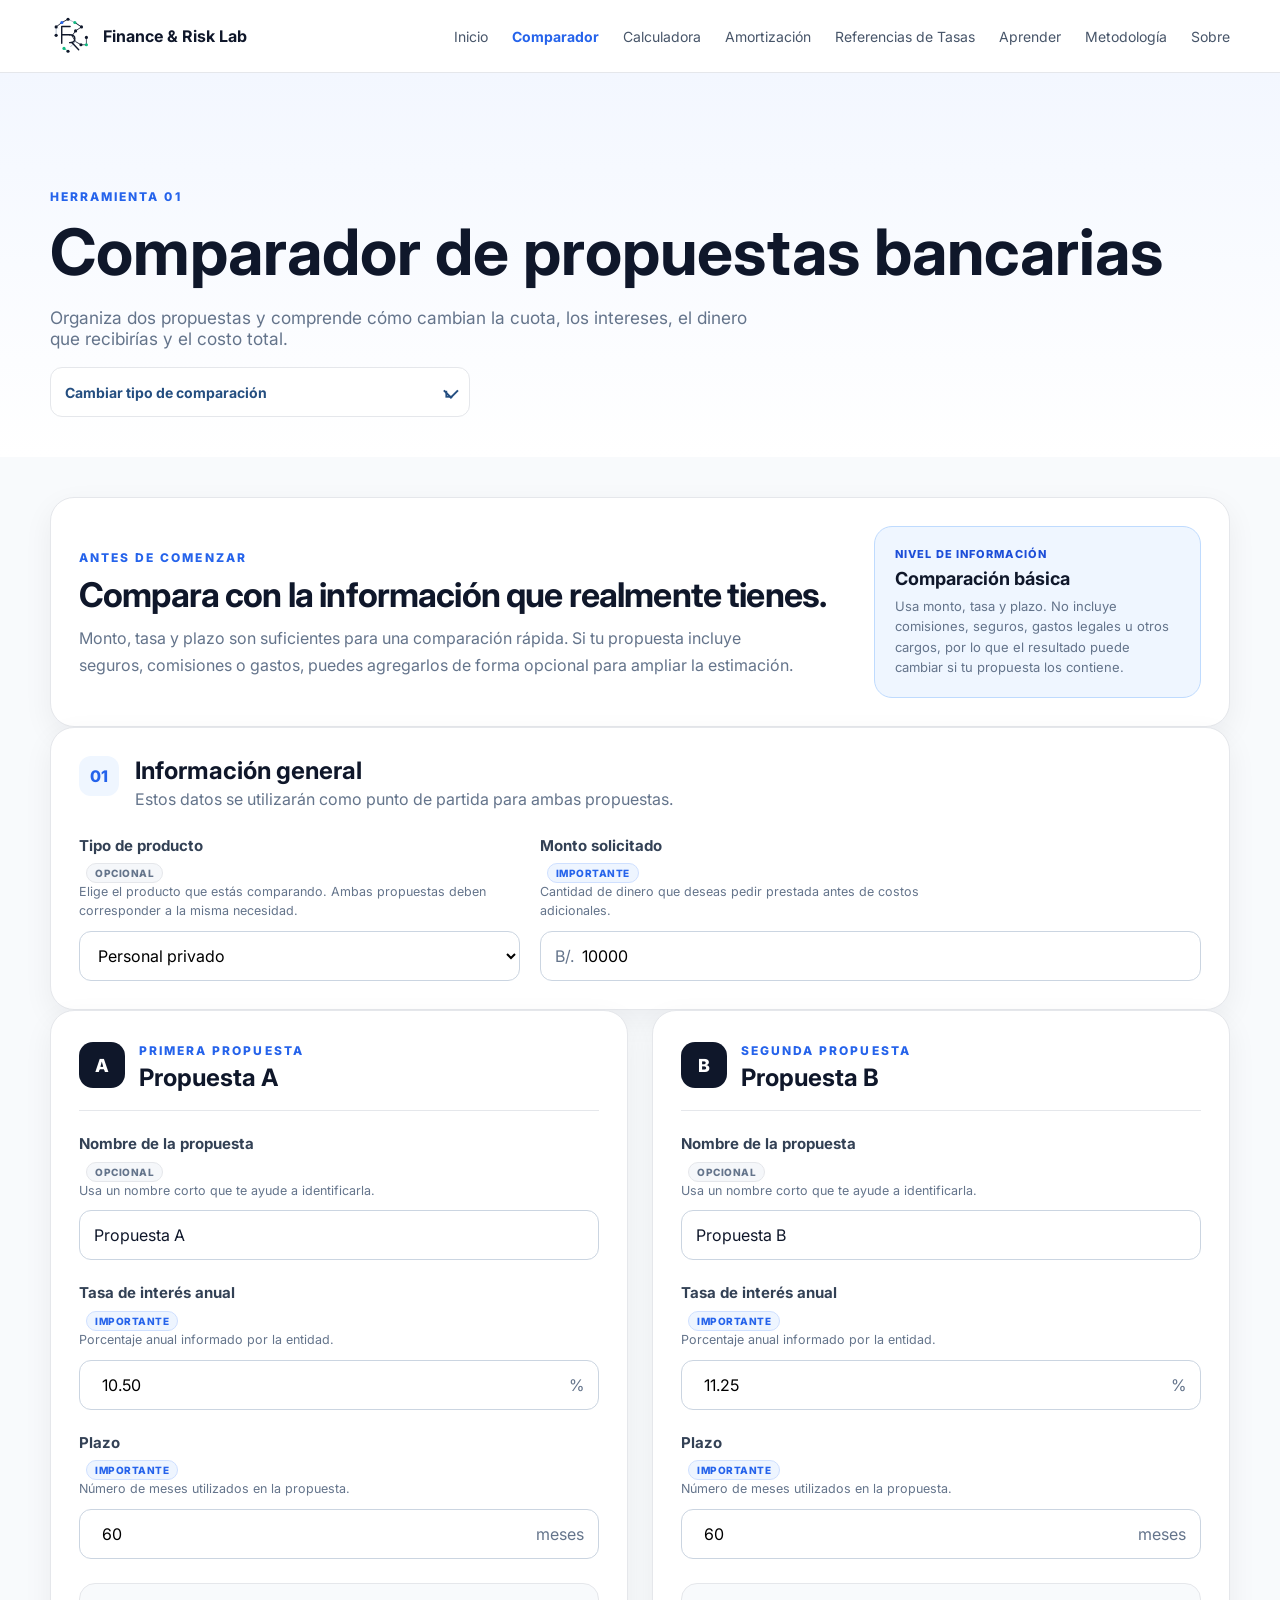
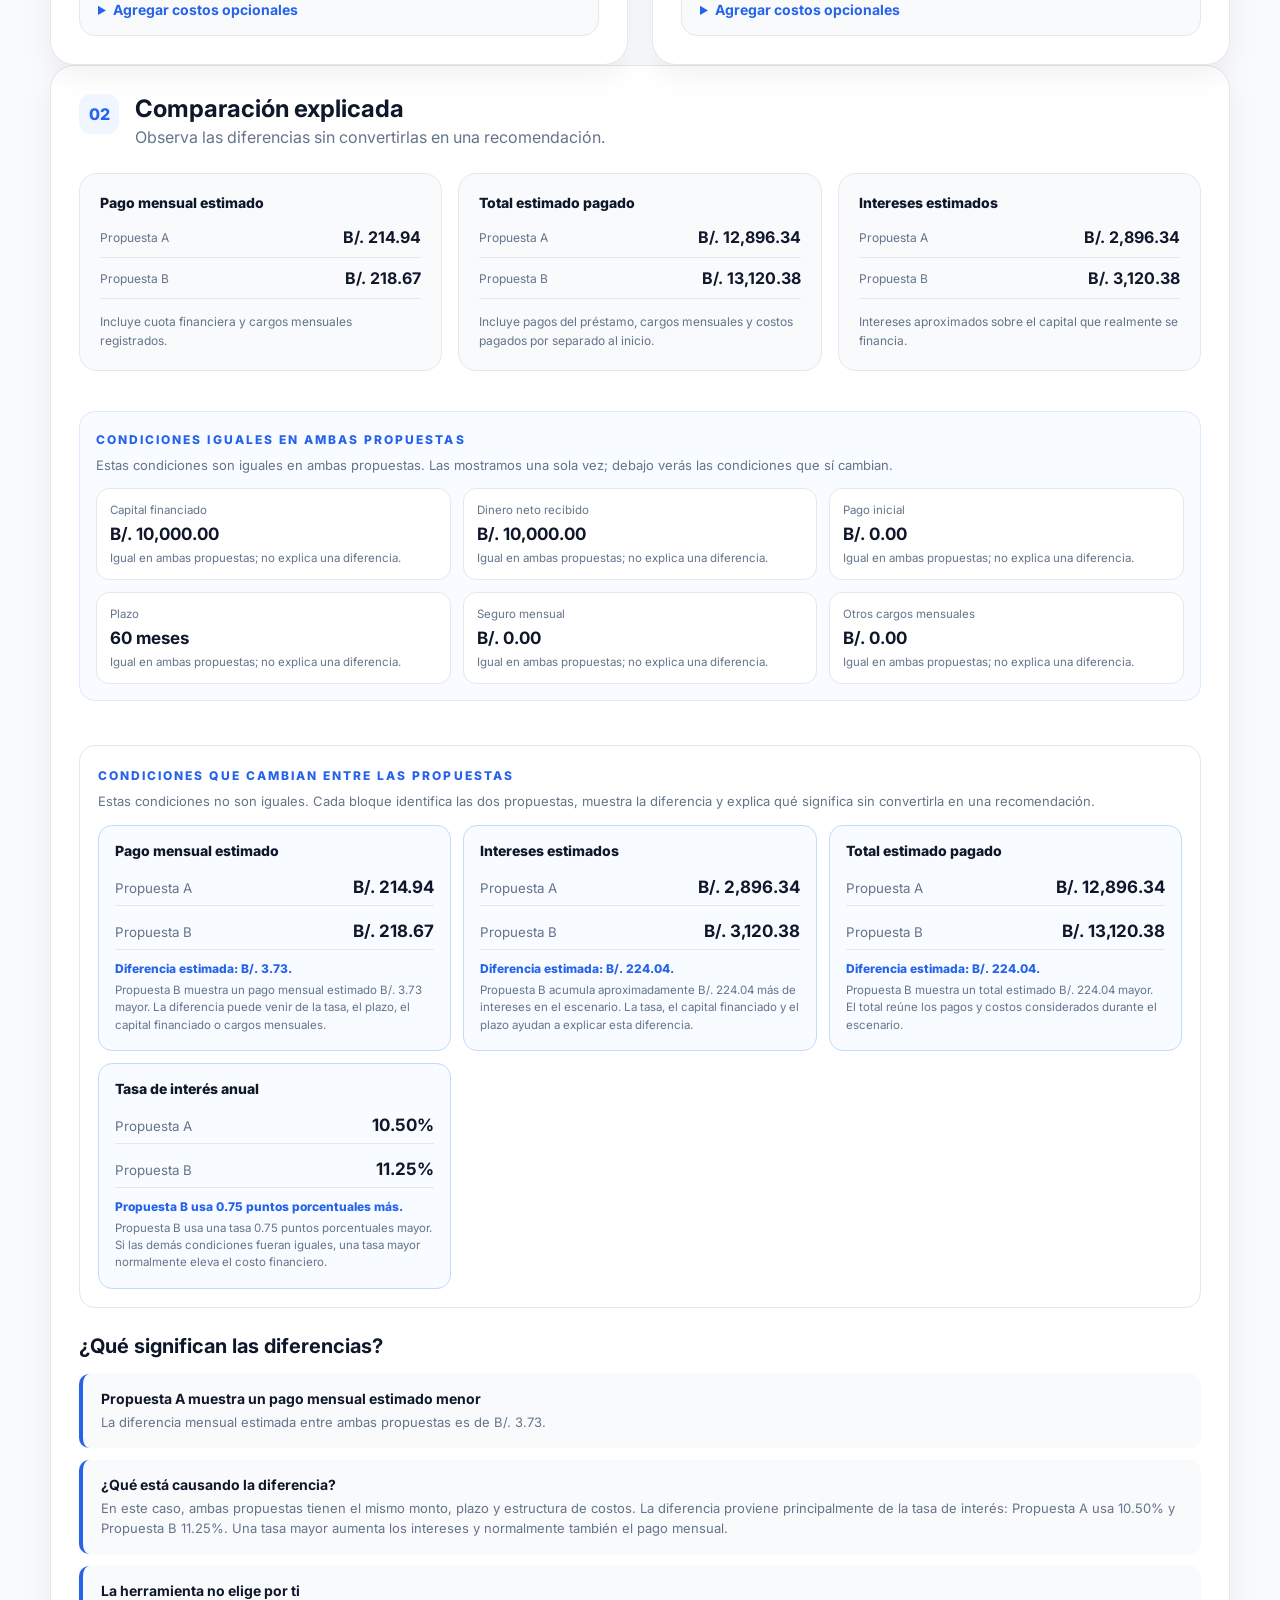
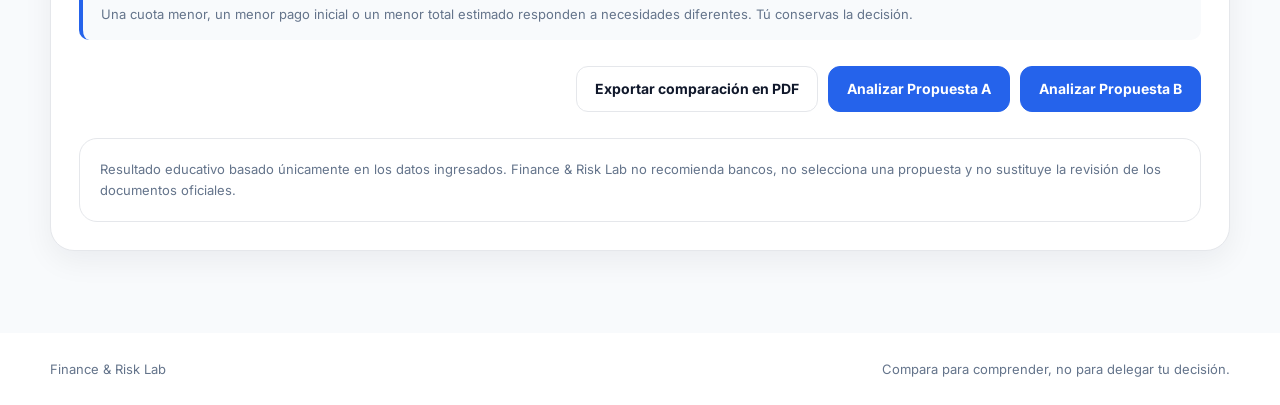
<file: comparador.html>
<!DOCTYPE html>
<html lang="es">
<head>
  <meta charset="utf-8">
  <meta name="viewport" content="width=device-width,initial-scale=1">
  <meta name="description" content="Compara propuestas bancarias y comprende sus cuotas, intereses y costos.">
  <title>Comparador de propuestas bancarias | Finance & Risk Lab</title>
  <link rel="preconnect" href="https://fonts.googleapis.com">
  <link rel="preconnect" href="https://fonts.gstatic.com" crossorigin>
  <link href="https://fonts.googleapis.com/css2?family=Inter:wght@400;500;600;700;800&display=swap" rel="stylesheet">
  <link href="styles.css" rel="stylesheet">
  <link href="etapa1.css" rel="stylesheet">
</head>
<body data-page="comparator">
<header class="site-header">
  <div class="container nav-wrap">
    <a aria-label="Finance & Risk Lab - Inicio" class="brand" href="index.html">
      <img alt="" class="brand-logo" src="assets/brand/logo-symbol.svg">
      <span>Finance & Risk Lab</span>
    </a>
    <nav>
      <a href="index.html">Inicio</a>
      <a class="active" href="comparador.html">Comparador</a>
      <a href="calculadora.html">Calculadora</a>
      <a href="amortizacion.html">Amortización</a>
      <a href="tasas.html">Referencias de Tasas</a>
      <a href="aprender.html">Aprender</a>
      <a href="metodologia.html">Metodología</a>
      <a href="sobre.html">Sobre</a>
    </nav>
  </div>
</header>
<main>
  <section class="tool-hero">
    <div class="container">
      <span class="eyebrow">Herramienta 01</span>
      <h1>Comparador de propuestas bancarias</h1>
      <p>Organiza dos propuestas y comprende cómo cambian la cuota, los intereses, el dinero que recibirías y el costo total.</p>
      <details class="comparison-switcher"><summary>Cambiar tipo de comparación</summary><div class="comparison-switcher-body"><a href="comparador.html" class="comparison-switcher-active">Préstamos e hipotecas</a><a href="comparador-tarjetas.html">Tarjetas de crédito</a></div></details>
    </div>
  </section>

  <section class="section comparison-tool">
    <div class="container">
      <div class="panel compare-intro">
        <div>
          <span class="eyebrow">Antes de comenzar</span>
          <h2>Compara con la información que realmente tienes.</h2>
          <p>Monto, tasa y plazo son suficientes para una comparación rápida. Si tu propuesta incluye seguros, comisiones o gastos, puedes agregarlos de forma opcional para ampliar la estimación.</p>
        </div>
        <div class="information-status" id="compareInformationStatus" data-level="basic">
          <span>Nivel de información</span>
          <strong id="compareInformationStatusTitle">Comparación básica</strong>
          <p id="compareInformationStatusText">Usa monto, tasa y plazo. Los costos adicionales todavía no están incluidos.</p>
        </div>
      </div>

      <section class="panel compare-general-section">
        <div class="form-heading">
          <span>01</span>
          <div>
            <h2>Información general</h2>
            <p>Estos datos se utilizarán como punto de partida para ambas propuestas.</p>
          </div>
        </div>
        <div class="compare-general-grid">
          <label class="compare-field">
            <span class="compare-field-title">Tipo de producto</span>
            <span class="compare-field-meta opcional">Opcional</span>
            <small class="compare-field-help">Elige el producto que estás comparando. Ambas propuestas deben corresponder a la misma necesidad.</small>
            <select id="compareProduct">
              <optgroup label="Préstamos personales">
                <option value="personal_privado">Personal privado</option>
                <option value="personal_publico">Personal público o gobierno</option>
                <option value="personal_jubilados">Jubilados / CSS</option>
              </optgroup>
              <optgroup label="Hipotecas">
                <option value="hipoteca_preferencial">Primera vivienda · interés preferencial</option>
                <option value="hipoteca_no_preferencial">Hipoteca regular · no preferencial</option>
              </optgroup>
              <optgroup label="Otros préstamos">
                <option value="auto">Préstamo de auto</option>
                <option value="otro">Otro préstamo de cuota fija</option>
              </optgroup>
            </select>
          </label>
          <label class="compare-field">
            <span class="compare-field-title">Monto solicitado</span>
            <span class="compare-field-meta importante">Importante</span>
            <small class="compare-field-help">Cantidad de dinero que deseas pedir prestada antes de costos adicionales.</small>
            <div class="input-wrap"><span>B/.</span><input id="compareAmount" min="0" step="100" type="number" value="10000"></div>
          </label>
        </div>
      </section>

      <div class="compare-proposals-grid">
        <section aria-labelledby="compareTitleA" class="panel compare-proposal">
          <div class="compare-proposal-heading">
            <span class="compare-proposal-letter">A</span>
            <div><span class="eyebrow">Primera propuesta</span><h2 id="compareTitleA">Propuesta A</h2></div>
          </div>
          <label class="compare-field"><span class="compare-field-title">Nombre de la propuesta</span><span class="compare-field-meta opcional">Opcional</span><small class="compare-field-help">Usa un nombre corto que te ayude a identificarla.</small><input class="compare-simple-input" id="compareNameA" maxlength="60" type="text" value="Propuesta A"></label>
          <label class="compare-field"><span class="compare-field-title">Tasa de interés anual</span><span class="compare-field-meta importante">Importante</span><small class="compare-field-help">Porcentaje anual informado por la entidad.</small><div class="input-wrap"><input id="compareRateA" min="0" step="0.01" type="number" value="10.50"><span>%</span></div></label>
          <label class="compare-field"><span class="compare-field-title">Plazo</span><span class="compare-field-meta importante">Importante</span><small class="compare-field-help">Número de meses utilizados en la propuesta.</small><div class="input-wrap"><input id="compareMonthsA" min="1" step="1" type="number" value="60"><span>meses</span></div></label>

          <details class="compare-additional-details">
            <summary>Agregar costos opcionales</summary>
            <div class="compare-additional-grid">
              <div class="frl-cost-chooser" data-proposal="A">
                <div class="frl-cost-chooser-heading">
                  <strong>¿Qué costos aparecen en tu propuesta?</strong>
                  <small>Selecciona solo los que reconozcas en el documento. Ninguno es obligatorio.</small>
                </div>

                <div class="frl-cost-choice-group">
                  <span class="frl-cost-choice-title">Cargos que pueden repetirse</span>
                  <label class="frl-cost-choice"><input type="checkbox" data-cost-toggle="insurance_monthly" data-proposal="A"><span><strong>Seguro</strong><small>Si aparece como un cobro periódico asociado al préstamo.</small></span></label>
                  <div id="compareInsurancePanelA" class="frl-selected-cost" hidden>
                <label><span>Seguro mensual</span><small class="compare-field-help">Ingresa el monto fijo mensual que aparece en tu propuesta.</small><div class="input-wrap"><span>B/.</span><input id="compareInsuranceA" min="0" step="0.01" type="number" value="0"></div></label>
              </div>
                  <label class="frl-cost-choice"><input type="checkbox" data-cost-toggle="other_monthly" data-proposal="A"><span><strong>Otro cargo mensual</strong><small>Manejo u otro cobro fijo que se repite cada mes.</small></span></label>
                  <div id="compareOtherMonthlyPanelA" class="frl-selected-cost" hidden>
                <label><span>Otro cargo mensual</span><small class="compare-field-help">Incluye solo un cargo fijo que se repita todos los meses.</small><div class="input-wrap"><span>B/.</span><input id="compareOtherMonthlyA" min="0" step="0.01" type="number" value="0"></div></label>
              </div>
                </div>

                <div class="frl-cost-choice-group">
                  <span class="frl-cost-choice-title">Costos que pueden cobrarse al inicio</span>
                  <label class="frl-cost-choice"><input type="checkbox" data-cost-toggle="closing_fee" data-proposal="A"><span><strong>Comisión de cierre</strong><small>Comisión indicada por la entidad al formalizar el préstamo.</small></span></label>
                  <div class="frl-inline-cost-slot" data-cost-slot="closing_fee" data-proposal="A"></div>
                  <label class="frl-cost-choice"><input type="checkbox" data-cost-toggle="closing_costs" data-proposal="A"><span><strong>Gastos de cierre</strong><small>Otros gastos asociados con la formalización.</small></span></label>
                  <div class="frl-inline-cost-slot" data-cost-slot="closing_costs" data-proposal="A"></div>
                  <label class="frl-cost-choice"><input type="checkbox" data-cost-toggle="legal" data-proposal="A"><span><strong>Gastos legales</strong><small>Costos de documentación, trámites o formalización legal.</small></span></label>
                  <div class="frl-inline-cost-slot" data-cost-slot="legal" data-proposal="A"></div>
                  <label class="frl-cost-choice"><input type="checkbox" data-cost-toggle="appraisal" data-proposal="A"><span><strong>Avalúo</strong><small>Puede aparecer en financiamientos con bienes como garantía.</small></span></label>
                  <div class="frl-inline-cost-slot" data-cost-slot="appraisal" data-proposal="A"></div>
                  <label class="frl-cost-choice"><input type="checkbox" data-cost-toggle="initial_insurance" data-proposal="A"><span><strong>Seguro inicial</strong><small>Prima o cargo de seguro cobrado al inicio.</small></span></label>
                  <div class="frl-inline-cost-slot" data-cost-slot="initial_insurance" data-proposal="A"></div>
                  <label class="frl-cost-choice"><input type="checkbox" data-cost-toggle="other" data-proposal="A"><span><strong>Otro costo</strong><small>Para un cargo de la propuesta que no aparece en esta lista.</small></span></label>
                  <div class="frl-inline-cost-slot" data-cost-slot="other" data-proposal="A"></div>
                </div>
              </div>
            </div>
          </details>
        </section>

        <section aria-labelledby="compareTitleB" class="panel compare-proposal">
          <div class="compare-proposal-heading">
            <span class="compare-proposal-letter">B</span>
            <div><span class="eyebrow">Segunda propuesta</span><h2 id="compareTitleB">Propuesta B</h2></div>
          </div>
          <label class="compare-field"><span class="compare-field-title">Nombre de la propuesta</span><span class="compare-field-meta opcional">Opcional</span><small class="compare-field-help">Usa un nombre corto que te ayude a identificarla.</small><input class="compare-simple-input" id="compareNameB" maxlength="60" type="text" value="Propuesta B"></label>
          <label class="compare-field"><span class="compare-field-title">Tasa de interés anual</span><span class="compare-field-meta importante">Importante</span><small class="compare-field-help">Porcentaje anual informado por la entidad.</small><div class="input-wrap"><input id="compareRateB" min="0" step="0.01" type="number" value="11.25"><span>%</span></div></label>
          <label class="compare-field"><span class="compare-field-title">Plazo</span><span class="compare-field-meta importante">Importante</span><small class="compare-field-help">Número de meses utilizados en la propuesta.</small><div class="input-wrap"><input id="compareMonthsB" min="1" step="1" type="number" value="60"><span>meses</span></div></label>

          <details class="compare-additional-details">
            <summary>Agregar costos opcionales</summary>
            <div class="compare-additional-grid">
              <div class="frl-cost-chooser" data-proposal="B">
                <div class="frl-cost-chooser-heading">
                  <strong>¿Qué costos aparecen en tu propuesta?</strong>
                  <small>Selecciona solo los que reconozcas en el documento. Ninguno es obligatorio.</small>
                </div>

                <div class="frl-cost-choice-group">
                  <span class="frl-cost-choice-title">Cargos que pueden repetirse</span>
                  <label class="frl-cost-choice"><input type="checkbox" data-cost-toggle="insurance_monthly" data-proposal="B"><span><strong>Seguro</strong><small>Si aparece como un cobro periódico asociado al préstamo.</small></span></label>
                  <div id="compareInsurancePanelB" class="frl-selected-cost" hidden>
                <label><span>Seguro mensual</span><small class="compare-field-help">Ingresa el monto fijo mensual que aparece en tu propuesta.</small><div class="input-wrap"><span>B/.</span><input id="compareInsuranceB" min="0" step="0.01" type="number" value="0"></div></label>
              </div>
                  <label class="frl-cost-choice"><input type="checkbox" data-cost-toggle="other_monthly" data-proposal="B"><span><strong>Otro cargo mensual</strong><small>Manejo u otro cobro fijo que se repite cada mes.</small></span></label>
                  <div id="compareOtherMonthlyPanelB" class="frl-selected-cost" hidden>
                <label><span>Otro cargo mensual</span><small class="compare-field-help">Incluye solo un cargo fijo que se repita todos los meses.</small><div class="input-wrap"><span>B/.</span><input id="compareOtherMonthlyB" min="0" step="0.01" type="number" value="0"></div></label>
              </div>
                </div>

                <div class="frl-cost-choice-group">
                  <span class="frl-cost-choice-title">Costos que pueden cobrarse al inicio</span>
                  <label class="frl-cost-choice"><input type="checkbox" data-cost-toggle="closing_fee" data-proposal="B"><span><strong>Comisión de cierre</strong><small>Comisión indicada por la entidad al formalizar el préstamo.</small></span></label>
                  <div class="frl-inline-cost-slot" data-cost-slot="closing_fee" data-proposal="B"></div>
                  <label class="frl-cost-choice"><input type="checkbox" data-cost-toggle="closing_costs" data-proposal="B"><span><strong>Gastos de cierre</strong><small>Otros gastos asociados con la formalización.</small></span></label>
                  <div class="frl-inline-cost-slot" data-cost-slot="closing_costs" data-proposal="B"></div>
                  <label class="frl-cost-choice"><input type="checkbox" data-cost-toggle="legal" data-proposal="B"><span><strong>Gastos legales</strong><small>Costos de documentación, trámites o formalización legal.</small></span></label>
                  <div class="frl-inline-cost-slot" data-cost-slot="legal" data-proposal="B"></div>
                  <label class="frl-cost-choice"><input type="checkbox" data-cost-toggle="appraisal" data-proposal="B"><span><strong>Avalúo</strong><small>Puede aparecer en financiamientos con bienes como garantía.</small></span></label>
                  <div class="frl-inline-cost-slot" data-cost-slot="appraisal" data-proposal="B"></div>
                  <label class="frl-cost-choice"><input type="checkbox" data-cost-toggle="initial_insurance" data-proposal="B"><span><strong>Seguro inicial</strong><small>Prima o cargo de seguro cobrado al inicio.</small></span></label>
                  <div class="frl-inline-cost-slot" data-cost-slot="initial_insurance" data-proposal="B"></div>
                  <label class="frl-cost-choice"><input type="checkbox" data-cost-toggle="other" data-proposal="B"><span><strong>Otro costo</strong><small>Para un cargo de la propuesta que no aparece en esta lista.</small></span></label>
                  <div class="frl-inline-cost-slot" data-cost-slot="other" data-proposal="B"></div>
                </div>
              </div>
            </div>
          </details>
        </section>
      </div>

      <section aria-live="polite" class="panel compare-results-section">
        <div class="form-heading"><span>02</span><div><h2>Comparación explicada</h2><p>Observa las diferencias sin convertirlas en una recomendación.</p></div></div>
        <div class="compare-results-grid">
          <article class="compare-result-card"><span>Pago mensual estimado</span><p><small id="compareResultNameA1">Propuesta A</small><strong id="compareMonthlyA">B/. 0.00</strong></p><p><small id="compareResultNameB1">Propuesta B</small><strong id="compareMonthlyB">B/. 0.00</strong></p><small>Incluye cuota financiera y cargos mensuales registrados.</small></article>
          <article class="compare-result-card"><span>Total estimado pagado</span><p><small id="compareResultNameA2">Propuesta A</small><strong id="compareTotalCostA">B/. 0.00</strong></p><p><small id="compareResultNameB2">Propuesta B</small><strong id="compareTotalCostB">B/. 0.00</strong></p><small>Incluye pagos del préstamo, cargos mensuales y costos pagados por separado al inicio.</small></article>
          <article class="compare-result-card"><span>Intereses estimados</span><p><small id="compareResultNameA3">Propuesta A</small><strong id="compareInterestA">B/. 0.00</strong></p><p><small id="compareResultNameB3">Propuesta B</small><strong id="compareInterestB">B/. 0.00</strong></p><small>Intereses aproximados sobre el capital que realmente se financia.</small></article>
        </div>

        <div class="frl-shared-conditions" id="compareSharedConditions">
          <div>
            <span class="eyebrow">Condiciones iguales en ambas propuestas</span>
            <p id="compareSharedConditionsText">Estas condiciones no cambian entre las propuestas. Las mostramos una sola vez para reducir ruido y concentrarte en las diferencias.</p>
          </div>
          <div class="frl-shared-values" id="compareSharedValues"></div>
        </div>
          <div class="frl-different-conditions" id="compareDifferentConditions" hidden>
            <div class="frl-different-heading">
              <span class="eyebrow">Condiciones que cambian entre las propuestas</span>
              <p>Estas condiciones no son iguales. Cada bloque identifica las dos propuestas, muestra la diferencia y explica qué significa sin convertirla en una recomendación.</p>
            </div>
            <div class="frl-difference-cards" id="compareDifferenceCards"></div>
          </div>

          <div class="compare-observations">
          <h3>¿Qué significan las diferencias?</h3>
          <article><strong id="compareObservationTitle1">Completa los datos importantes</strong><p id="compareObservationText1">La herramienta calculará automáticamente la cuota usando el monto, la tasa y el plazo.</p></article>
          <article><strong id="compareObservationTitle2">Revisa los costos adicionales</strong><p id="compareObservationText2">Agregar seguros y costos permite aproximarse mejor a las condiciones informadas.</p></article>
          <article><strong>La herramienta no elige por ti</strong><p>Una cuota menor, un menor pago inicial o un menor total estimado responden a necesidades diferentes. Tú conservas la decisión.</p></article>
        </div>

        <div class="frl-compare-transfer">
          <button class="button secondary" id="compareExportPdfV2" type="button">Exportar comparación en PDF</button>
          <button class="button primary" id="compareTransferA" type="button">Analizar Propuesta A</button>
          <button class="button primary" id="compareTransferB" type="button">Analizar Propuesta B</button>
        </div>

        <div class="notice compare-notice">Resultado educativo basado únicamente en los datos ingresados. Finance & Risk Lab no recomienda bancos, no selecciona una propuesta y no sustituye la revisión de los documentos oficiales.</div>
      </section>
    </div>
  </section>
</main>
<footer><div class="container footer-wrap"><span>Finance & Risk Lab</span><span>Compara para comprender, no para delegar tu decisión.</span></div></footer>
<script src="script.js"></script>
<script src="finance-engine.js"></script>
  <script data-goatcounter="https://finance-risk-lab.goatcounter.com/count"
        async src="//gc.zgo.at/count.js"></script>
</body>
</html>
</file>
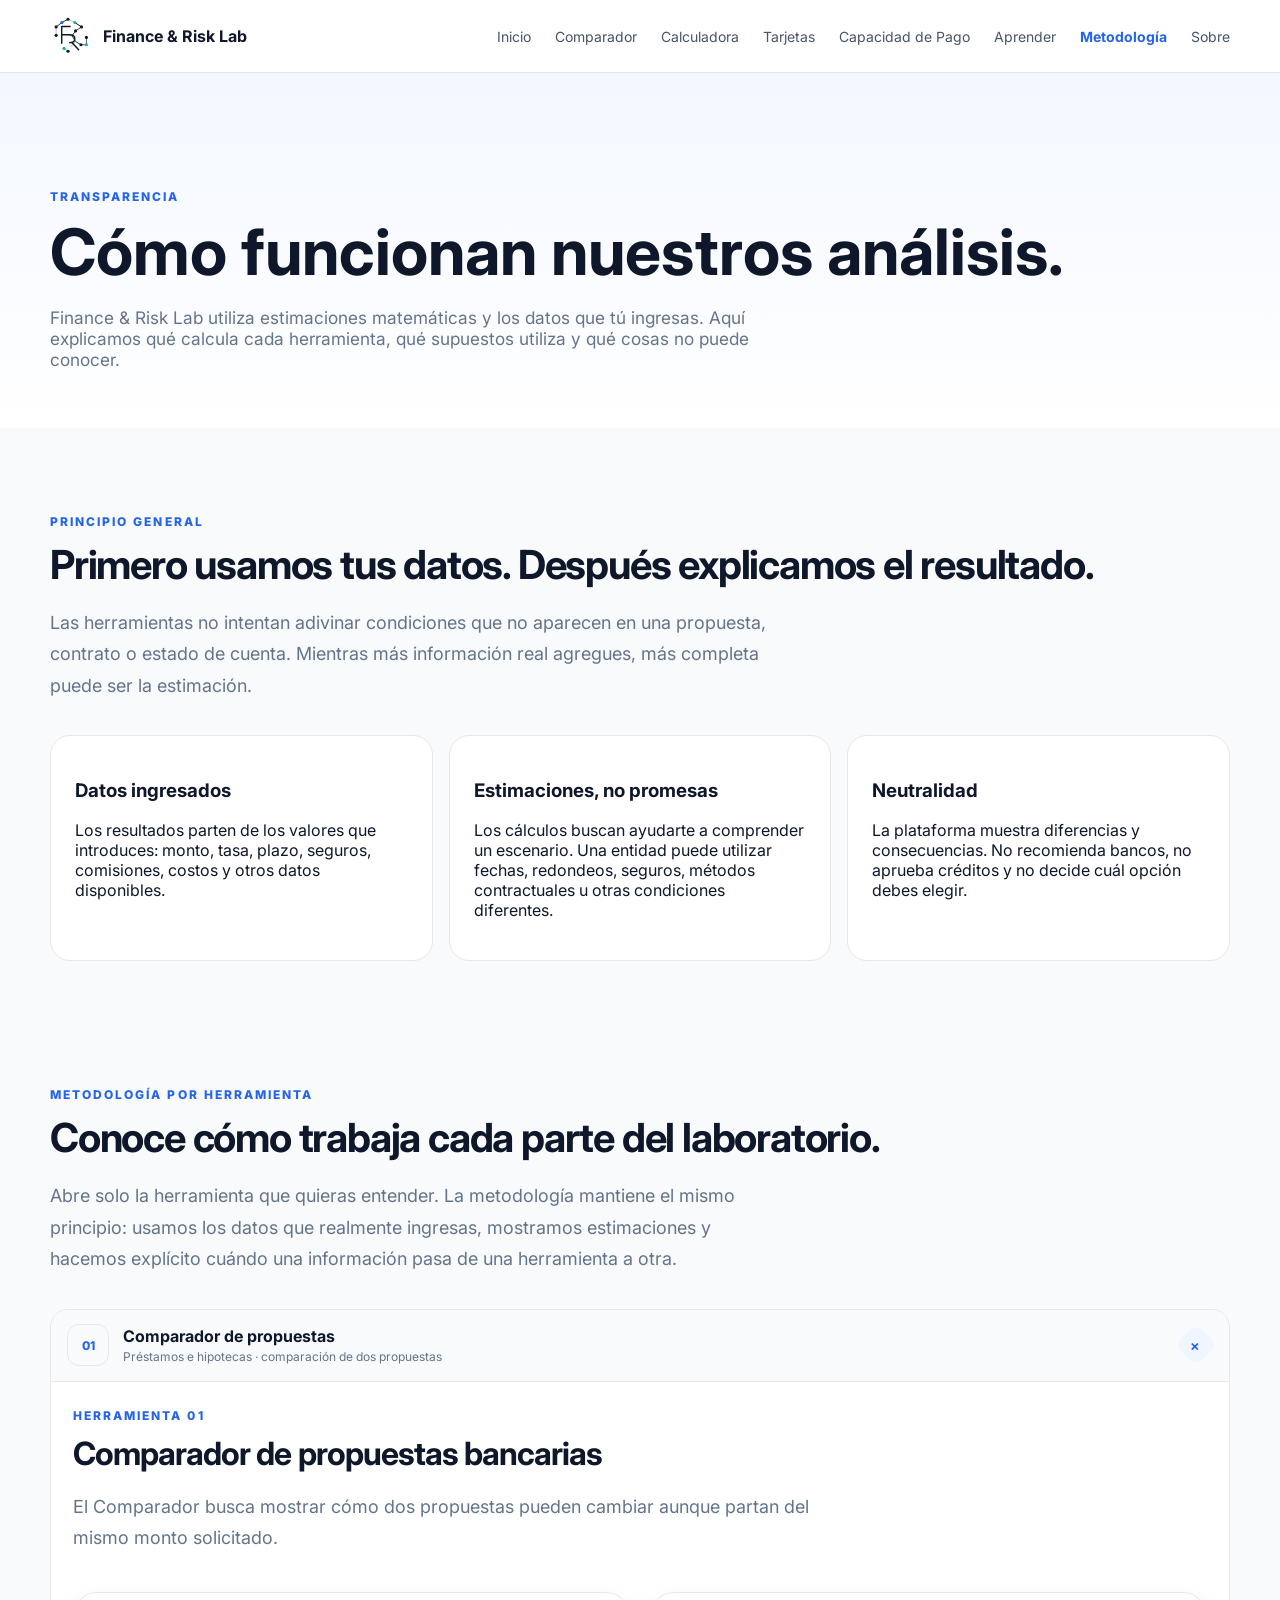
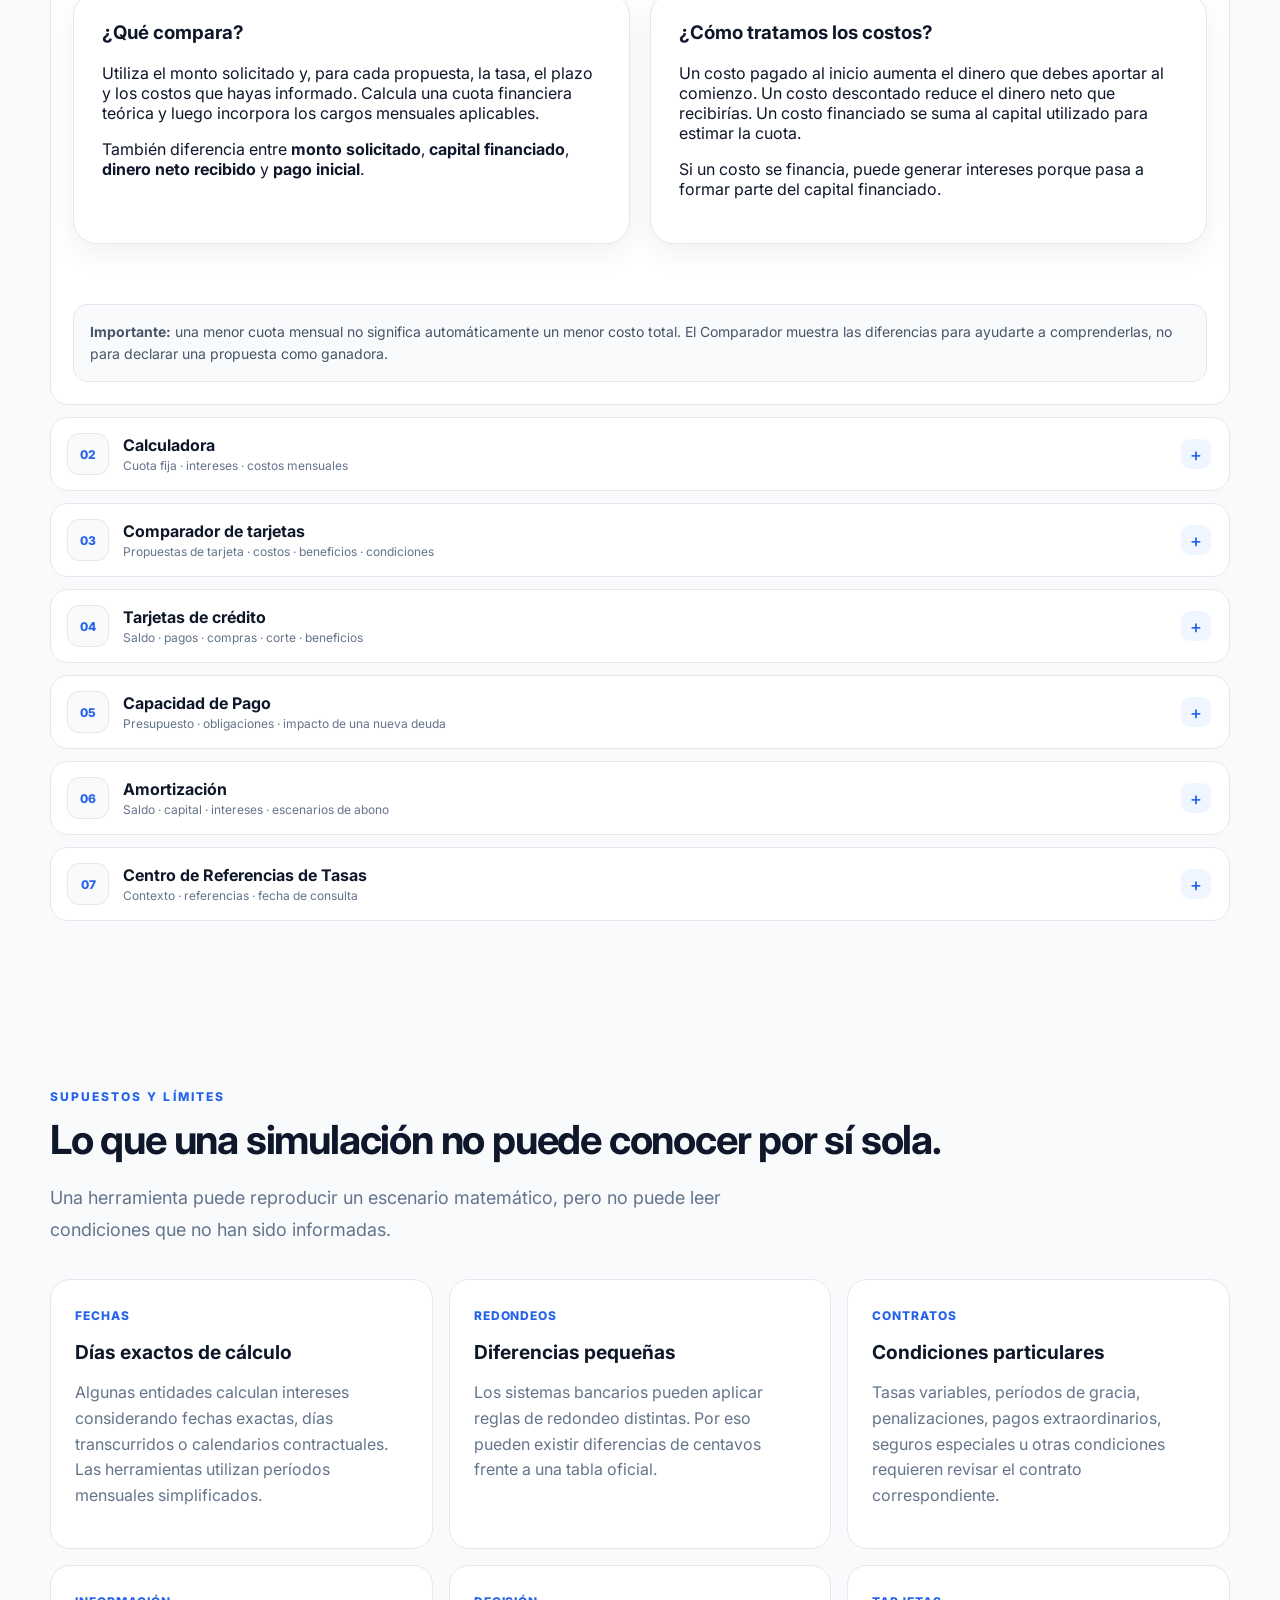
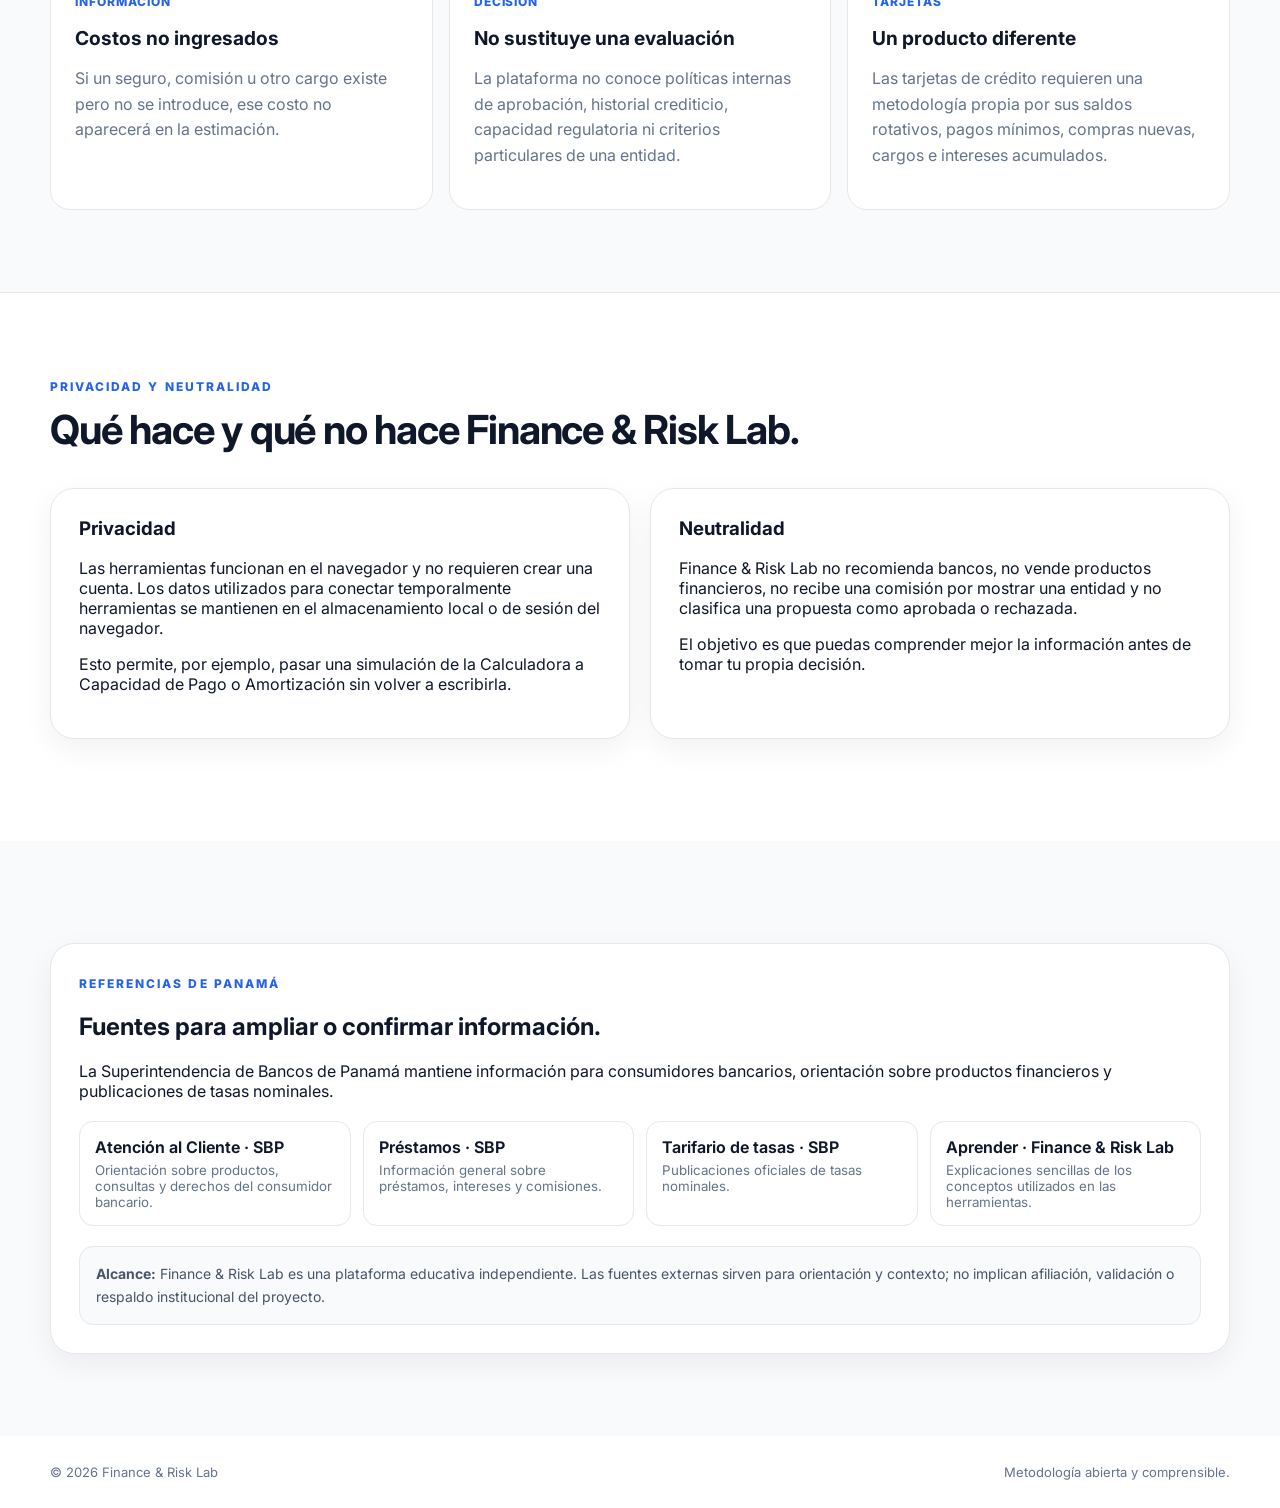
<file: metodologia.html>
<!DOCTYPE html>
<html lang="es">
<head>
  <meta charset="UTF-8">
  <meta name="viewport" content="width=device-width,initial-scale=1">
  <meta name="description" content="Metodología de Finance & Risk Lab: cómo se estiman cuotas, costos, capacidad de pago, amortización y referencias de tasas.">
  <title>Metodología | Finance & Risk Lab</title>

  <link rel="preconnect" href="https://fonts.googleapis.com">
  <link rel="preconnect" href="https://fonts.gstatic.com" crossorigin>
  <link href="https://fonts.googleapis.com/css2?family=Inter:wght@400;500;600;700;800&display=swap" rel="stylesheet">
  <link rel="stylesheet" href="styles.css">
</head>

<body data-page="methodology">

<header class="site-header">
  <div class="container nav-wrap">
    <a href="index.html" class="brand" aria-label="Finance & Risk Lab - Inicio">
      <img src="assets/brand/logo-symbol.svg" alt="" class="brand-logo">
      <span>Finance & Risk Lab</span>
    </a>

    <nav>
      <a href="index.html">Inicio</a>
      <a href="comparador.html">Comparador</a>
      <a href="calculadora.html">Calculadora</a>
      <a href="tarjetas.html">Tarjetas</a>
      <a href="capacidad-pago.html">Capacidad de Pago</a>
      <a href="aprender.html">Aprender</a>
      <a class="active" href="metodologia.html">Metodología</a>
      <a href="sobre.html">Sobre</a>
    </nav>
  </div>
</header>

<main>

  <section class="tool-hero">
    <div class="container">
      <span class="eyebrow">Transparencia</span>
      <h1>Cómo funcionan nuestros análisis.</h1>
      <p>
        Finance & Risk Lab utiliza estimaciones matemáticas y los datos que tú ingresas.
        Aquí explicamos qué calcula cada herramienta, qué supuestos utiliza y qué cosas no puede conocer.
      </p>
    </div>
  </section>

  <section class="section">
    <div class="container">

      <div class="section-heading">
        <span class="eyebrow">Principio general</span>
        <h2>Primero usamos tus datos. Después explicamos el resultado.</h2>
        <p>
          Las herramientas no intentan adivinar condiciones que no aparecen en una propuesta,
          contrato o estado de cuenta. Mientras más información real agregues, más completa puede ser la estimación.
        </p>
      </div>

      <div class="principles-grid">
        <article>
          <h3>Datos ingresados</h3>
          <p>
            Los resultados parten de los valores que introduces: monto, tasa, plazo,
            seguros, comisiones, costos y otros datos disponibles.
          </p>
        </article>

        <article>
          <h3>Estimaciones, no promesas</h3>
          <p>
            Los cálculos buscan ayudarte a comprender un escenario. Una entidad puede utilizar
            fechas, redondeos, seguros, métodos contractuales u otras condiciones diferentes.
          </p>
        </article>

        <article>
          <h3>Neutralidad</h3>
          <p>
            La plataforma muestra diferencias y consecuencias. No recomienda bancos,
            no aprueba créditos y no decide cuál opción debes elegir.
          </p>
        </article>
      </div>

    </div>
  </section>


  <section class="section methodology-tools" id="metodologia-herramientas">
    <div class="container">
      <div class="section-heading">
        <span class="eyebrow">Metodología por herramienta</span>
        <h2>Conoce cómo trabaja cada parte del laboratorio.</h2>
        <p>Abre solo la herramienta que quieras entender. La metodología mantiene el mismo principio: usamos los datos que realmente ingresas, mostramos estimaciones y hacemos explícito cuándo una información pasa de una herramienta a otra.</p>
      </div>

      <div class="methodology-accordions">

        <details class="methodology-tool" open>
          <summary><span class="methodology-index">01</span><span><strong>Comparador de propuestas</strong><small>Préstamos e hipotecas · comparación de dos propuestas</small></span><span class="methodology-chevron">+</span></summary>
          <div class="methodology-tool-body">
            <div class="section-heading compact">
              <span class="eyebrow">Herramienta 01</span>
              <h2>Comparador de propuestas bancarias</h2>
              <p>El Comparador busca mostrar cómo dos propuestas pueden cambiar aunque partan del mismo monto solicitado.</p>
            </div>
            <div class="method-grid">
              <article class="panel"><h3>¿Qué compara?</h3><p>Utiliza el monto solicitado y, para cada propuesta, la tasa, el plazo y los costos que hayas informado. Calcula una cuota financiera teórica y luego incorpora los cargos mensuales aplicables.</p><p>También diferencia entre <strong>monto solicitado</strong>, <strong>capital financiado</strong>, <strong>dinero neto recibido</strong> y <strong>pago inicial</strong>.</p></article>
              <article class="panel"><h3>¿Cómo tratamos los costos?</h3><p>Un costo pagado al inicio aumenta el dinero que debes aportar al comienzo. Un costo descontado reduce el dinero neto que recibirías. Un costo financiado se suma al capital utilizado para estimar la cuota.</p><p>Si un costo se financia, puede generar intereses porque pasa a formar parte del capital financiado.</p></article>
            </div>
            <div class="neutral-note"><strong>Importante:</strong> una menor cuota mensual no significa automáticamente un menor costo total. El Comparador muestra las diferencias para ayudarte a comprenderlas, no para declarar una propuesta como ganadora.</div>
          </div>
        </details>

        <details class="methodology-tool">
          <summary><span class="methodology-index">02</span><span><strong>Calculadora</strong><small>Cuota fija · intereses · costos mensuales</small></span><span class="methodology-chevron">+</span></summary>
          <div class="methodology-tool-body">
            <div class="section-heading compact"><span class="eyebrow">Herramienta 02</span><h2>Calculadora de préstamos</h2><p>La Calculadora responde una pregunta sencilla: ¿cómo podría verse esta obligación con los datos que tengo?</p></div>
            <div class="method-grid">
              <article class="panel"><h3>Cuota financiera</h3><p>Para préstamos de cuota fija se utiliza un cálculo de amortización periódica basado en el capital financiado, la tasa anual informada y el número de meses.</p><p>Para la estimación, la tasa anual se convierte en una tasa mensual dividiéndola entre 12.</p></article>
              <article class="panel"><h3>Resultados y siguiente paso</h3><p>La herramienta estima cuota mensual, intereses, total pagado y la composición general del costo. Si agregas costos financiados, estos pueden modificar tanto la cuota como los intereses.</p><p>Los cargos mensuales informados se agregan al pago mensual, pero no se tratan como reducción de capital. Desde aquí puedes enviar explícitamente la simulación a Amortización o la nueva obligación a Capacidad de Pago.</p></article>
            </div>
            <div class="neutral-note">La Calculadora está diseñada para préstamos de cuota fija. Las tarjetas de crédito utilizan un motor diferente porque manejan saldos rotativos, pagos mínimos y nuevas compras.</div>
          </div>
        </details>

        <details class="methodology-tool">
          <summary><span class="methodology-index">03</span><span><strong>Comparador de tarjetas</strong><small>Propuestas de tarjeta · costos · beneficios · condiciones</small></span><span class="methodology-chevron">+</span></summary>
          <div class="methodology-tool-body">
            <div class="section-heading compact"><span class="eyebrow">Herramienta 03</span><h2>Comparador de tarjetas</h2><p>Compara dos propuestas de tarjeta sin tratarlas como si fueran préstamos. La comparación se centra en las condiciones que realmente describen una tarjeta.</p></div>
            <div class="method-grid">
              <article class="panel"><h3>Datos que importan</h3><p>El comparador solicita el <strong>límite de crédito</strong>, la <strong>anualidad</strong>, la información de <strong>pago mínimo</strong>, la tasa o cargo de interés aplicable y los beneficios que la propuesta realmente ofrece.</p><p>El nombre del banco o de la tarjeta no se utiliza para calcular el resultado, por lo que no se pide como dato necesario.</p></article>
              <article class="panel"><h3>Cómo se muestran las diferencias</h3><p>Las condiciones que cambian se presentan por propuesta y se acompañan de una explicación educativa. Una diferencia no convierte automáticamente una tarjeta en mejor: depende de cómo la persona utilizaría el producto.</p><p>El usuario puede elegir una propuesta y llevar sus datos explícitamente al módulo de Tarjetas para continuar el análisis.</p></article>
            </div>
            <div class="neutral-note"><strong>Importante:</strong> la anualidad no se trata como interés. Es un costo propio de la tarjeta y puede cobrarse con una periodicidad distinta según la propuesta. Los beneficios tampoco se convierten en un valor monetario inventado si la propuesta no permite conocerlo.</div>
          </div>
        </details>

        <details class="methodology-tool">
          <summary><span class="methodology-index">04</span><span><strong>Tarjetas de crédito</strong><small>Saldo · pagos · compras · corte · beneficios</small></span><span class="methodology-chevron">+</span></summary>
          <div class="methodology-tool-body">
            <div class="section-heading compact"><span class="eyebrow">Herramienta 04</span><h2>Tarjetas de crédito</h2><p>La tarjeta trabaja de forma distinta a un préstamo: parte de un saldo que puede cambiar con compras y pagos y no supone un plazo fijo universal.</p></div>
            <div class="method-grid">
              <article class="panel"><h3>Datos disponibles</h3><p>Usamos solo los datos que la persona conoce o decide ingresar. Puede empezar con información básica y agregar más datos para hacer la simulación más completa. Si falta una condición, explicamos qué podría cambiar el resultado.</p><p>El usuario puede usar sus propios datos o solicitar un ejemplo; ambos escenarios permanecen separados.</p></article>
              <article class="panel"><h3>Pago y nuevas compras</h3><p>El pago mensual que la persona quiere probar se trata como una obligación. Las compras nuevas se mantienen como consumo y pueden incorporarse al presupuesto cuando corresponda.</p><p>El saldo de la tarjeta no se convierte automáticamente en un gasto mensual, para evitar duplicar información en Capacidad de Pago.</p></article>
              <article class="panel"><h3>Uso inteligente</h3><p>El módulo también explica cómo interpretar pago mínimo, anualidad, intereses, corte y beneficios. Los consejos buscan ayudar a aprovechar la tarjeta sin presentar una recompensa como razón para gastar más.</p></article>
            </div>
            <div class="neutral-note">La simulación de una tarjeta es aproximada. Las condiciones reales dependen del estado de cuenta, fechas, cargos, movimientos y reglas contractuales de la entidad.</div>
          </div>
        </details>

        <details class="methodology-tool">
          <summary><span class="methodology-index">05</span><span><strong>Capacidad de Pago</strong><small>Presupuesto · obligaciones · impacto de una nueva deuda</small></span><span class="methodology-chevron">+</span></summary>
          <div class="methodology-tool-body">
            <div class="section-heading compact"><span class="eyebrow">Herramienta 05</span><h2>Capacidad de Pago</h2><p>Esta herramienta no intenta decir cuánto deberías endeudarte. Muestra cómo una nueva obligación cambia tu presupuesto mensual.</p></div>
            <div class="method-grid">
              <article class="panel"><h3>Puede funcionar sola</h3><p>Si entras directamente, empieza sin datos de otras herramientas. Puedes elegir usar tus datos o probar un ejemplo. Un escenario guardado en otro módulo no se importa automáticamente.</p></article>
              <article class="panel"><h3>Cuando recibe información</h3><p>Calculadora puede enviar explícitamente una nueva cuota. Tarjetas puede enviar explícitamente el pago mensual propuesto y las compras nuevas cuando corresponda. Los ingresos, gastos y obligaciones del hogar siguen bajo control del usuario.</p></article>
              <article class="panel"><h3>Antes y después</h3><p>Del ingreso se restan gastos familiares, obligaciones financieras actuales, gastos adicionales mensualizados y la nueva obligación. El resultado muestra el margen disponible antes y después.</p></article>
            </div>
            <div class="neutral-note">Los datos recibidos desde otra herramienta se identifican como información transferida. No reemplazan automáticamente lo que la persona ya conoce ni se reutilizan desde una sesión anterior sin una acción explícita.</div>
          </div>
        </details>

        <details class="methodology-tool">
          <summary><span class="methodology-index">06</span><span><strong>Amortización</strong><small>Saldo · capital · intereses · escenarios de abono</small></span><span class="methodology-chevron">+</span></summary>
          <div class="methodology-tool-body">
            <div class="section-heading compact"><span class="eyebrow">Herramienta 06</span><h2>Amortización inteligente</h2><p>El amortizador toma una obligación de cuota fija y muestra cómo puede evolucionar el saldo durante el plazo.</p></div>
            <div class="method-grid">
              <article class="panel"><h3>Capital e intereses</h3><p>En cada período se estiman los intereses sobre el saldo pendiente. La diferencia entre la cuota financiera y esos intereses se aplica a reducir capital. Por eso, en un esquema de cuota fija, al inicio suele destinarse una parte mayor a intereses y posteriormente una parte mayor a capital.</p></article>
              <article class="panel"><h3>Seguros, cargos y comisiones</h3><p>Los cargos mensuales se muestran como parte del pago, pero no reducen el saldo de capital. Cuando un costo fue financiado, el amortizador utiliza el capital realmente financiado.</p></article>
              <article class="panel"><h3>Escenarios con abonos</h3><p>Los escenarios de pagar en menos tiempo o pagar una cuota menor son simulaciones educativas. La aplicación real depende del contrato y de las políticas de cada entidad.</p></article>
            </div>
            <div class="neutral-note">Amortización no rescata automáticamente una simulación anterior. Solo utiliza una simulación cuando otra herramienta la entrega explícitamente para continuarla.</div>
          </div>
        </details>

        <details class="methodology-tool">
          <summary><span class="methodology-index">07</span><span><strong>Centro de Referencias de Tasas</strong><small>Contexto · referencias · fecha de consulta</small></span><span class="methodology-chevron">+</span></summary>
          <div class="methodology-tool-body">
            <div class="section-heading compact"><span class="eyebrow">Herramienta 07</span><h2>Centro de Referencias de Tasas</h2><p>Las tasas de referencia sirven para contexto. No son cotizaciones, ofertas ni tasas garantizadas.</p></div>
            <div class="method-grid">
              <article class="panel"><h3>Cómo construimos la referencia</h3><ol><li>Se revisan las tasas publicadas para cada producto o segmento.</li><li>Cuando existe un rango, se utiliza un punto representativo entre la tasa mínima y máxima informada.</li><li>Los productos y segmentos se mantienen separados para evitar mezclar perfiles distintos.</li><li>Los valores sin información no se interpretan como una tasa de 0%.</li></ol></article>
              <article class="panel"><h3>Fecha y vigencia</h3><p>Cada página de referencias indica la fecha de consulta utilizada. Una tasa histórica puede ser diferente de la que una entidad ofrezca hoy.</p><p>Para una decisión real, confirma siempre la tasa y las condiciones directamente con la entidad.</p></article>
            </div>
          </div>
        </details>

      </div>
    </div>
  </section>

  <section class="section">
    <div class="container">

      <div class="section-heading">
        <span class="eyebrow">Supuestos y límites</span>
        <h2>Lo que una simulación no puede conocer por sí sola.</h2>
        <p>
          Una herramienta puede reproducir un escenario matemático, pero no puede leer condiciones que no han sido informadas.
        </p>
      </div>

      <div class="learning-grid">
        <article class="learning-card">
          <span>Fechas</span>
          <h2>Días exactos de cálculo</h2>
          <p>
            Algunas entidades calculan intereses considerando fechas exactas, días transcurridos o calendarios contractuales.
            Las herramientas utilizan períodos mensuales simplificados.
          </p>
        </article>

        <article class="learning-card">
          <span>Redondeos</span>
          <h2>Diferencias pequeñas</h2>
          <p>
            Los sistemas bancarios pueden aplicar reglas de redondeo distintas.
            Por eso pueden existir diferencias de centavos frente a una tabla oficial.
          </p>
        </article>

        <article class="learning-card">
          <span>Contratos</span>
          <h2>Condiciones particulares</h2>
          <p>
            Tasas variables, períodos de gracia, penalizaciones, pagos extraordinarios,
            seguros especiales u otras condiciones requieren revisar el contrato correspondiente.
          </p>
        </article>

        <article class="learning-card">
          <span>Información</span>
          <h2>Costos no ingresados</h2>
          <p>
            Si un seguro, comisión u otro cargo existe pero no se introduce,
            ese costo no aparecerá en la estimación.
          </p>
        </article>

        <article class="learning-card">
          <span>Decisión</span>
          <h2>No sustituye una evaluación</h2>
          <p>
            La plataforma no conoce políticas internas de aprobación, historial crediticio,
            capacidad regulatoria ni criterios particulares de una entidad.
          </p>
        </article>

        <article class="learning-card">
          <span>Tarjetas</span>
          <h2>Un producto diferente</h2>
          <p>
            Las tarjetas de crédito requieren una metodología propia por sus saldos rotativos,
            pagos mínimos, compras nuevas, cargos e intereses acumulados.
          </p>
        </article>
      </div>

    </div>
  </section>

  <section class="section project-section">
    <div class="container">

      <div class="section-heading">
        <span class="eyebrow">Privacidad y neutralidad</span>
        <h2>Qué hace y qué no hace Finance & Risk Lab.</h2>
      </div>

      <div class="method-grid">
        <article class="panel">
          <h3>Privacidad</h3>
          <p>
            Las herramientas funcionan en el navegador y no requieren crear una cuenta.
            Los datos utilizados para conectar temporalmente herramientas se mantienen en el almacenamiento local o de sesión del navegador.
          </p>
          <p>
            Esto permite, por ejemplo, pasar una simulación de la Calculadora a Capacidad de Pago o Amortización sin volver a escribirla.
          </p>
        </article>

        <article class="panel">
          <h3>Neutralidad</h3>
          <p>
            Finance & Risk Lab no recomienda bancos, no vende productos financieros,
            no recibe una comisión por mostrar una entidad y no clasifica una propuesta como aprobada o rechazada.
          </p>
          <p>
            El objetivo es que puedas comprender mejor la información antes de tomar tu propia decisión.
          </p>
        </article>
      </div>

    </div>
  </section>

  <section class="section">
    <div class="container">

      <div class="panel sources-panel">
        <span class="eyebrow">Referencias de Panamá</span>
        <h2>Fuentes para ampliar o confirmar información.</h2>
        <p>
          La Superintendencia de Bancos de Panamá mantiene información para consumidores bancarios,
          orientación sobre productos financieros y publicaciones de tasas nominales.
        </p>

        <div class="sources">
          <a class="source-link" href="https://www.superbancos.gob.pa/sac" target="_blank" rel="noopener noreferrer">
            Atención al Cliente · SBP
            <small>Orientación sobre productos, consultas y derechos del consumidor bancario.</small>
          </a>

          <a class="source-link" href="https://www.superbancos.gob.pa/sac/productos-bancarios/prestamo" target="_blank" rel="noopener noreferrer">
            Préstamos · SBP
            <small>Información general sobre préstamos, intereses y comisiones.</small>
          </a>

          <a class="source-link" href="https://www.superbancos.gob.pa/estadisticas-financieras/tarifario" target="_blank" rel="noopener noreferrer">
            Tarifario de tasas · SBP
            <small>Publicaciones oficiales de tasas nominales.</small>
          </a>

          <a class="source-link" href="aprender.html">
            Aprender · Finance & Risk Lab
            <small>Explicaciones sencillas de los conceptos utilizados en las herramientas.</small>
          </a>
        </div>

        <div class="neutral-note">
          <strong>Alcance:</strong> Finance & Risk Lab es una plataforma educativa independiente.
          Las fuentes externas sirven para orientación y contexto; no implican afiliación, validación o respaldo institucional del proyecto.
        </div>
      </div>

    </div>
  </section>

</main>

<footer>
  <div class="container footer-wrap">
    <span>© 2026 Finance & Risk Lab</span>
    <span>Metodología abierta y comprensible.</span>
  </div>
</footer>
<script data-goatcounter="https://finance-risk-lab.goatcounter.com/count"
        async src="//gc.zgo.at/count.js"></script>
  
</body>
</html>
</file>
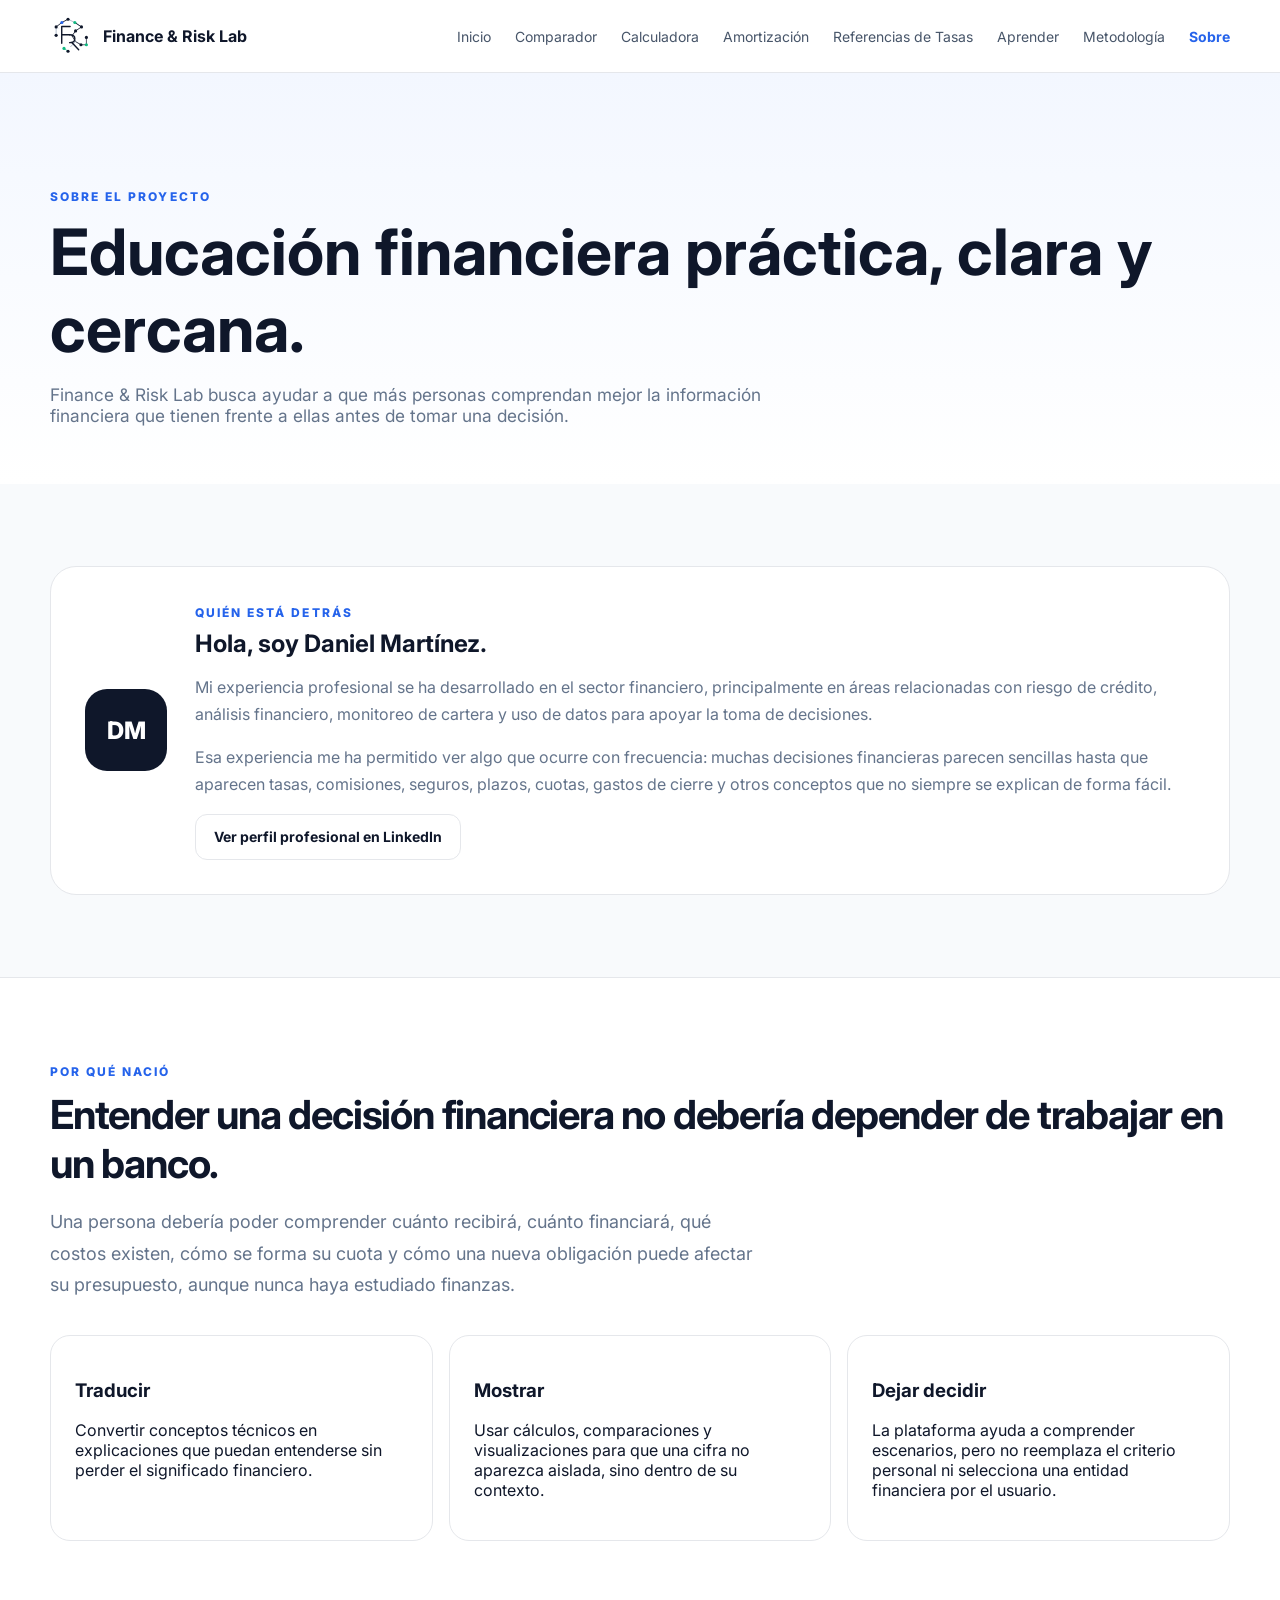
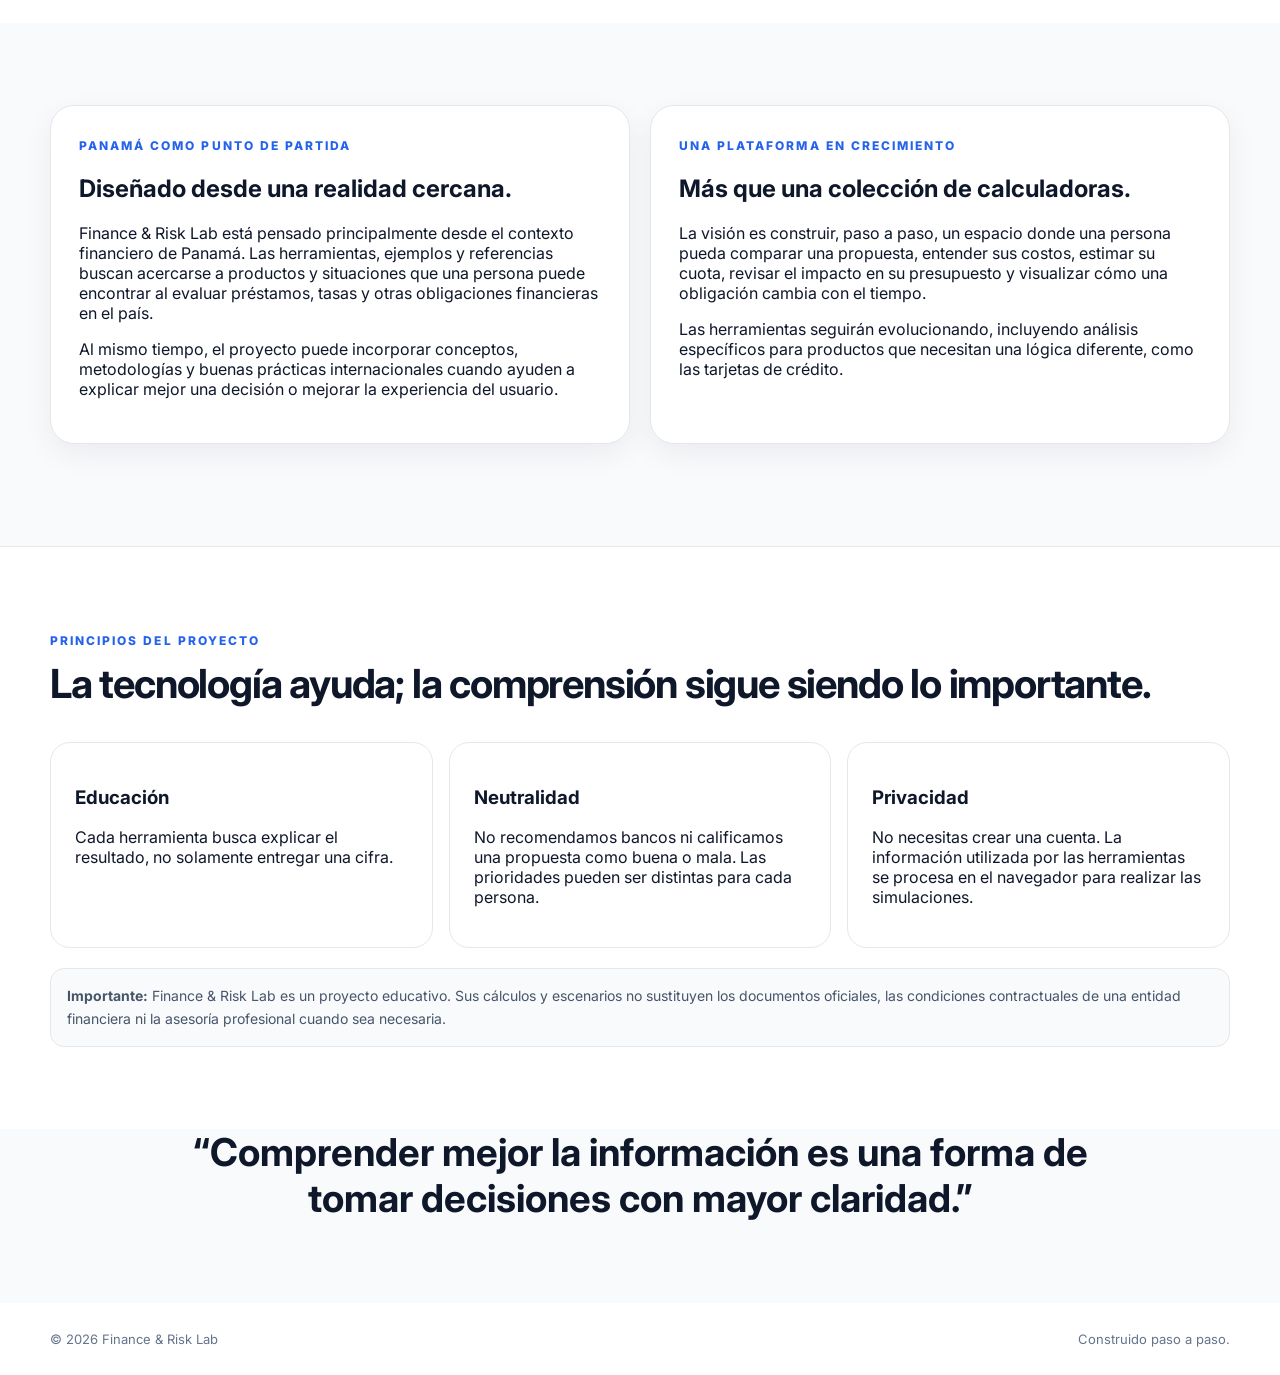
<file: sobre.html>
<!DOCTYPE html>
<html lang="es">
<head>
  <meta charset="UTF-8">
  <meta name="viewport" content="width=device-width,initial-scale=1">
  <meta name="description" content="Conoce la historia, propósito y visión de Finance & Risk Lab, un proyecto de educación financiera práctica creado por Daniel Martínez.">
  <title>Sobre el proyecto | Finance & Risk Lab</title>
  <link rel="preconnect" href="https://fonts.googleapis.com">
  <link rel="preconnect" href="https://fonts.gstatic.com" crossorigin>
  <link href="https://fonts.googleapis.com/css2?family=Inter:wght@400;500;600;700;800&display=swap" rel="stylesheet">
  <link rel="stylesheet" href="styles.css">
  <link rel="stylesheet" href="etapa1.css">
</head>
<body data-page="about">
<header class="site-header">
  <div class="container nav-wrap">
    <a href="index.html" class="brand" aria-label="Finance & Risk Lab - Inicio">
      <img src="assets/brand/logo-symbol.svg" alt="" class="brand-logo">
      <span>Finance & Risk Lab</span>
    </a>
    <nav>
      <a href="index.html">Inicio</a>
      <a href="comparador.html">Comparador</a>
      <a href="calculadora.html">Calculadora</a>
      <a href="amortizacion.html">Amortización</a>
      <a href="tasas.html">Referencias de Tasas</a>
      <a href="aprender.html">Aprender</a>
      <a href="metodologia.html">Metodología</a>
      <a class="active" href="sobre.html">Sobre</a>
    </nav>
  </div>
</header>

<main>
  <section class="tool-hero">
    <div class="container">
      <span class="eyebrow">Sobre el proyecto</span>
      <h1>Educación financiera práctica, clara y cercana.</h1>
      <p>Finance & Risk Lab busca ayudar a que más personas comprendan mejor la información financiera que tienen frente a ellas antes de tomar una decisión.</p>
    </div>
  </section>

  <section class="section">
    <div class="container">
      <div class="about-card">
        <div class="about-avatar">DM</div>
        <div>
          <span class="eyebrow">Quién está detrás</span>
          <h2>Hola, soy Daniel Martínez.</h2>
          <p>Mi experiencia profesional se ha desarrollado en el sector financiero, principalmente en áreas relacionadas con riesgo de crédito, análisis financiero, monitoreo de cartera y uso de datos para apoyar la toma de decisiones.</p>
          <p>Esa experiencia me ha permitido ver algo que ocurre con frecuencia: muchas decisiones financieras parecen sencillas hasta que aparecen tasas, comisiones, seguros, plazos, cuotas, gastos de cierre y otros conceptos que no siempre se explican de forma fácil.</p>
          <a class="button secondary" href="https://www.linkedin.com/in/daniel-martinez-a37020125/" target="_blank" rel="noopener noreferrer">Ver perfil profesional en LinkedIn</a>
        </div>
      </div>
    </div>
  </section>

  <section class="section project-section">
    <div class="container">
      <div class="section-heading">
        <span class="eyebrow">Por qué nació</span>
        <h2>Entender una decisión financiera no debería depender de trabajar en un banco.</h2>
        <p>Una persona debería poder comprender cuánto recibirá, cuánto financiará, qué costos existen, cómo se forma su cuota y cómo una nueva obligación puede afectar su presupuesto, aunque nunca haya estudiado finanzas.</p>
      </div>

      <div class="principles-grid">
        <article>
          <h3>Traducir</h3>
          <p>Convertir conceptos técnicos en explicaciones que puedan entenderse sin perder el significado financiero.</p>
        </article>
        <article>
          <h3>Mostrar</h3>
          <p>Usar cálculos, comparaciones y visualizaciones para que una cifra no aparezca aislada, sino dentro de su contexto.</p>
        </article>
        <article>
          <h3>Dejar decidir</h3>
          <p>La plataforma ayuda a comprender escenarios, pero no reemplaza el criterio personal ni selecciona una entidad financiera por el usuario.</p>
        </article>
      </div>
    </div>
  </section>

  <section class="section">
    <div class="container method-grid">
      <article class="panel">
        <span class="eyebrow">Panamá como punto de partida</span>
        <h2>Diseñado desde una realidad cercana.</h2>
        <p>Finance & Risk Lab está pensado principalmente desde el contexto financiero de Panamá. Las herramientas, ejemplos y referencias buscan acercarse a productos y situaciones que una persona puede encontrar al evaluar préstamos, tasas y otras obligaciones financieras en el país.</p>
        <p>Al mismo tiempo, el proyecto puede incorporar conceptos, metodologías y buenas prácticas internacionales cuando ayuden a explicar mejor una decisión o mejorar la experiencia del usuario.</p>
      </article>

      <article class="panel">
        <span class="eyebrow">Una plataforma en crecimiento</span>
        <h2>Más que una colección de calculadoras.</h2>
        <p>La visión es construir, paso a paso, un espacio donde una persona pueda comparar una propuesta, entender sus costos, estimar su cuota, revisar el impacto en su presupuesto y visualizar cómo una obligación cambia con el tiempo.</p>
        <p>Las herramientas seguirán evolucionando, incluyendo análisis específicos para productos que necesitan una lógica diferente, como las tarjetas de crédito.</p>
      </article>
    </div>
  </section>

  <section class="section project-section">
    <div class="container">
      <div class="section-heading">
        <span class="eyebrow">Principios del proyecto</span>
        <h2>La tecnología ayuda; la comprensión sigue siendo lo importante.</h2>
      </div>

      <div class="principles-grid">
        <article>
          <h3>Educación</h3>
          <p>Cada herramienta busca explicar el resultado, no solamente entregar una cifra.</p>
        </article>
        <article>
          <h3>Neutralidad</h3>
          <p>No recomendamos bancos ni calificamos una propuesta como buena o mala. Las prioridades pueden ser distintas para cada persona.</p>
        </article>
        <article>
          <h3>Privacidad</h3>
          <p>No necesitas crear una cuenta. La información utilizada por las herramientas se procesa en el navegador para realizar las simulaciones.</p>
        </article>
      </div>

      <div class="neutral-note">
        <strong>Importante:</strong> Finance & Risk Lab es un proyecto educativo. Sus cálculos y escenarios no sustituyen los documentos oficiales, las condiciones contractuales de una entidad financiera ni la asesoría profesional cuando sea necesaria.
      </div>
    </div>
  </section>

  <section class="section quote-section">
    <div class="container">
      <blockquote>“Comprender mejor la información es una forma de tomar decisiones con mayor claridad.”</blockquote>
    </div>
  </section>
</main>

<footer>
  <div class="container footer-wrap">
    <span>© 2026 Finance & Risk Lab</span>
    <span>Construido paso a paso.</span>
  </div>
</footer>

  <script data-goatcounter="https://finance-risk-lab.goatcounter.com/count"
        async src="//gc.zgo.at/count.js"></script>
</body>
</html>
</file>
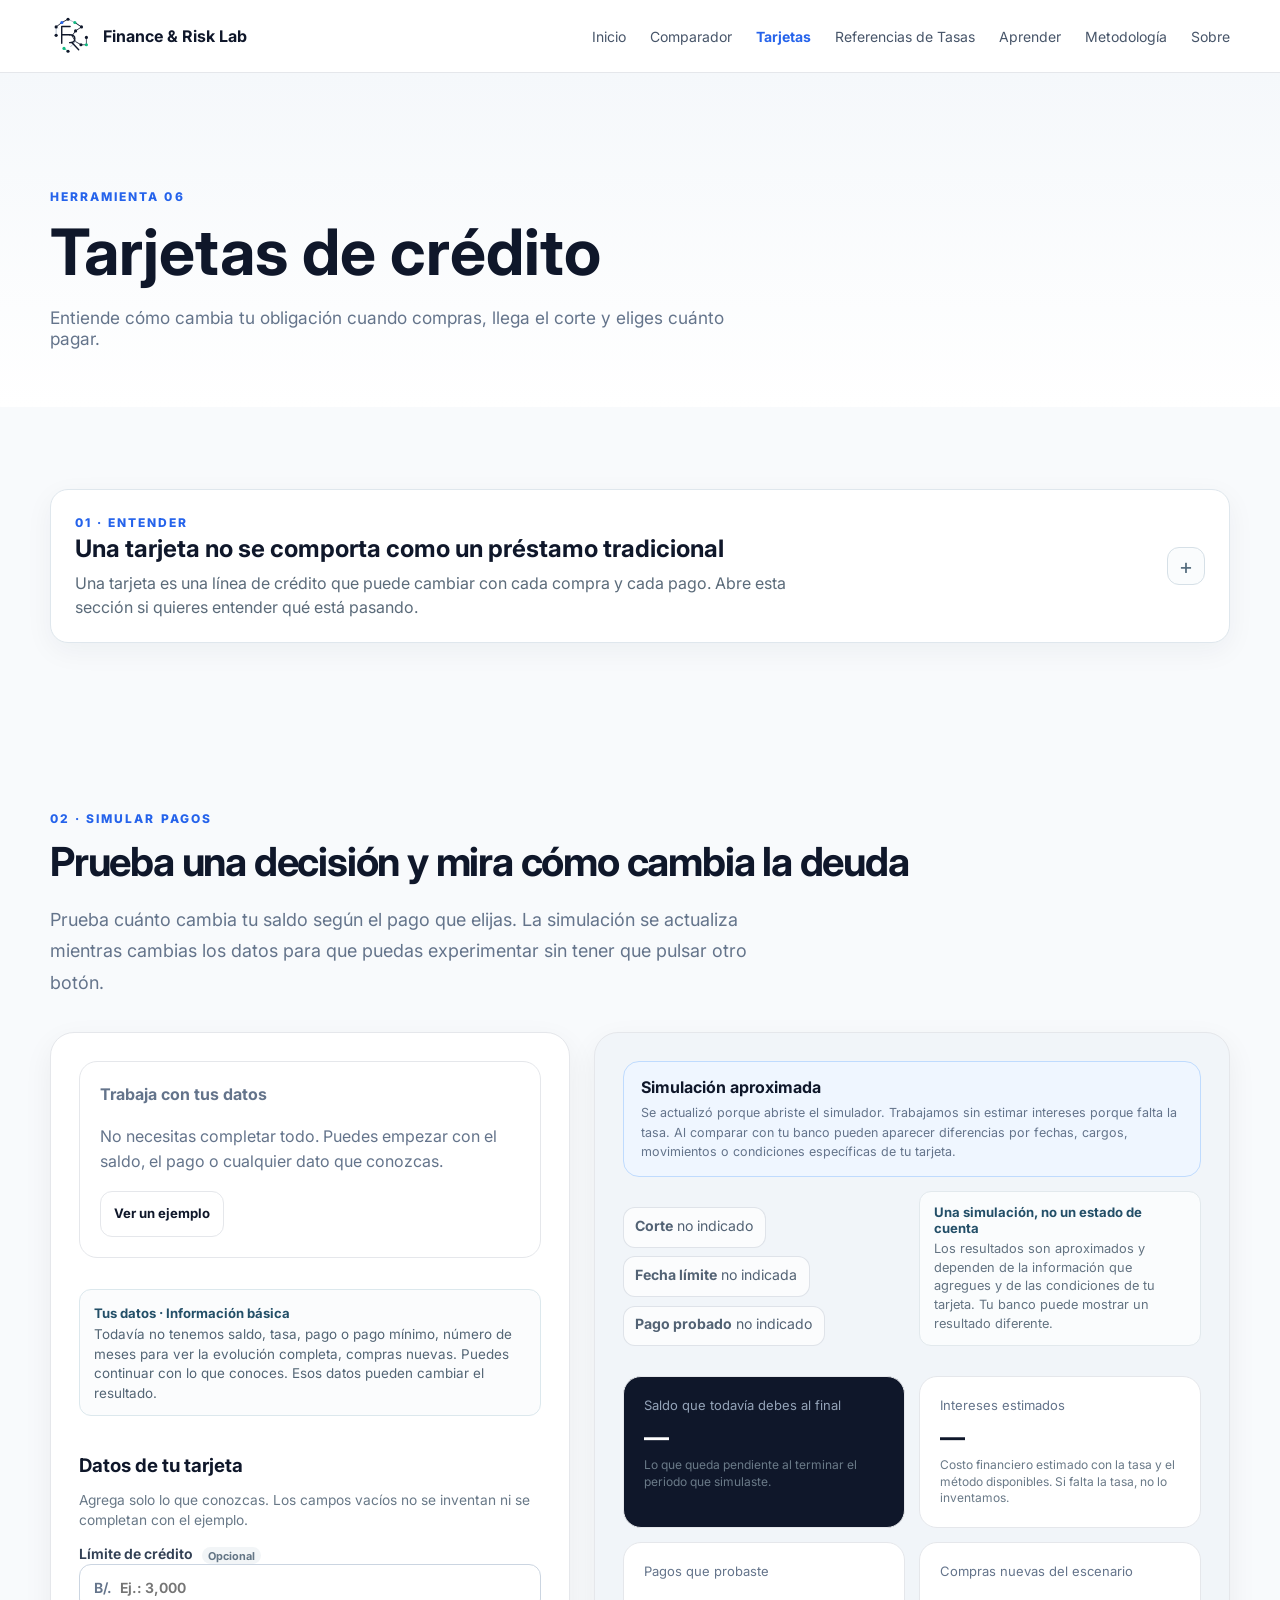
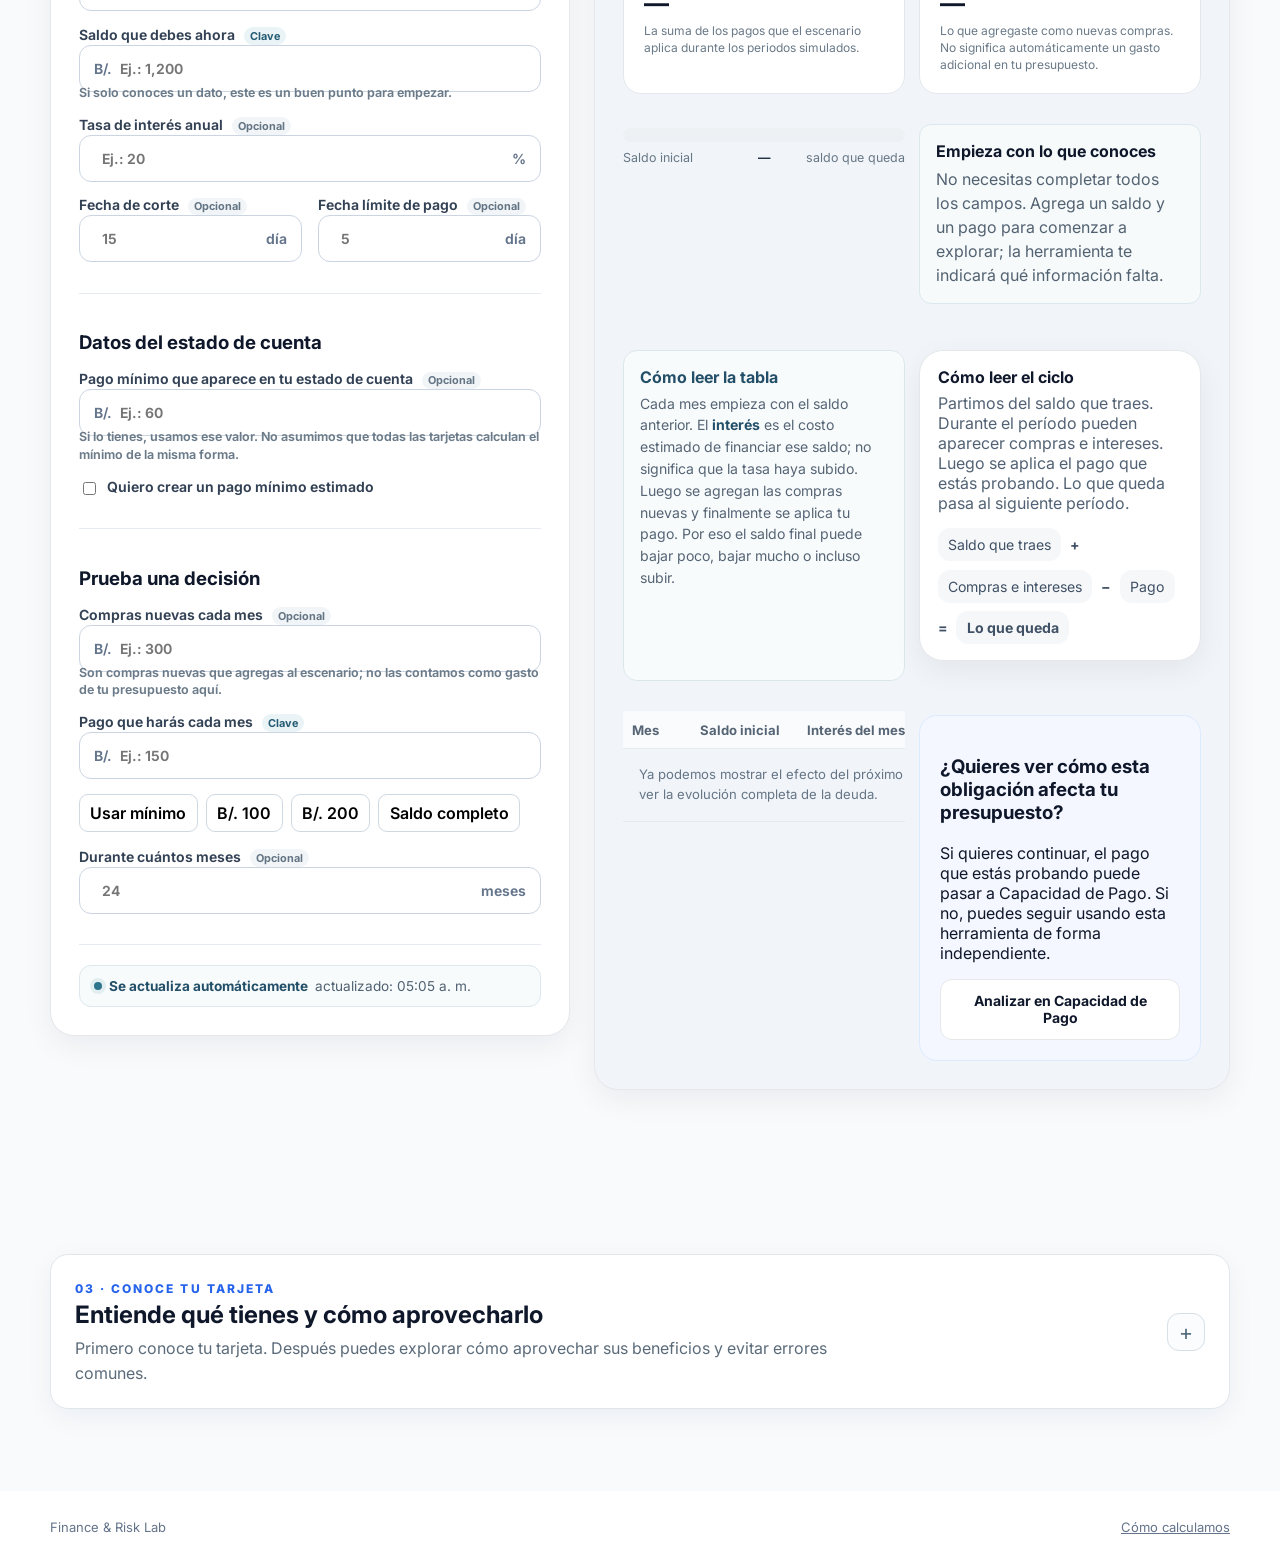
<file: tarjetas.html>
<!DOCTYPE html>
<html lang="es">
<head>
  <meta charset="UTF-8">
  <meta name="viewport" content="width=device-width,initial-scale=1">
  <title>Tarjetas de crédito | Finance & Risk Lab</title>
  <link rel="preconnect" href="https://fonts.googleapis.com">
  <link rel="preconnect" href="https://fonts.gstatic.com" crossorigin>
  <link href="https://fonts.googleapis.com/css2?family=Inter:wght@400;500;600;700;800&display=swap" rel="stylesheet">
  <link rel="stylesheet" href="styles.css">
  <link rel="stylesheet" href="etapa1.css">
  <link rel="stylesheet" href="tarjetas.css">
</head>
<body data-page="cards">
<header class="site-header">
  <div class="container nav-wrap">
    <a href="index.html" class="brand" aria-label="Finance & Risk Lab - Inicio"><img src="assets/brand/logo-symbol.svg" alt="" class="brand-logo"><span>Finance & Risk Lab</span></a>
    <nav>
      <a href="index.html">Inicio</a>
      <a href="comparador-tarjetas.html">Comparador</a>
      <a class="active" href="tarjetas.html">Tarjetas</a>
      <a href="tasas.html">Referencias de Tasas</a>
      <a href="aprender.html">Aprender</a>
      <a href="metodologia.html">Metodología</a>
      <a href="sobre.html">Sobre</a>
    </nav>
  </div>
</header>
<main>
  <section class="tool-hero card-hero">
    <div class="container">
      <span class="eyebrow">Herramienta 06</span>
      <h1>Tarjetas de crédito</h1>
      <p>Entiende cómo cambia tu obligación cuando compras, llega el corte y eliges cuánto pagar.</p>
      <div id="cardScenarioContext" class="scenario-context" hidden aria-live="polite"></div>
    </div>
  </section>

  <section id="entender" class="section">
    <div class="container">
      <details class="section-disclosure">
        <summary class="section-disclosure-summary">
          <div><span class="eyebrow">01 · Entender</span><h2>Una tarjeta no se comporta como un préstamo tradicional</h2><p>Una tarjeta es una línea de crédito que puede cambiar con cada compra y cada pago. Abre esta sección si quieres entender qué está pasando.</p></div>
          <span class="disclosure-icon" aria-hidden="true">+</span>
        </summary>
        <div class="section-disclosure-content">
          <div class="card-learning-grid learning-inside-disclosure">
            <article class="panel learning-card"><span class="learning-number">01</span><h3>Límite y disponible</h3><p>El <strong>límite</strong> es el máximo de crédito que el banco te asigna. El <strong>disponible</strong> es lo que todavía puedes utilizar.</p><details class="example-disclosure"><summary>Ver ejemplo</summary><div class="example-strip"><span>Límite B/. 3,000</span><strong>− compra B/. 800</strong><span>≈ disponible B/. 2,200</span></div></details><p class="micro-note">El disponible puede cambiar por pagos, consumos pendientes u otros movimientos.</p></article>
            <article class="panel learning-card"><span class="learning-number">02</span><h3>Fecha de corte</h3><p>Es el momento en que se cierra el periodo que aparecerá en tu estado de cuenta.</p><details class="example-disclosure"><summary>Ver ejemplo</summary><div class="timeline-mini"><span>Compras del periodo</span><b>→</b><span>Fecha de corte</span><b>→</b><span>Estado de cuenta</span></div></details><p class="micro-note">Las compras que se registren después pueden aparecer en el siguiente estado de cuenta.</p></article>
            <article class="panel learning-card"><span class="learning-number">03</span><h3>Pago mínimo</h3><p>Es el monto mínimo que aparece en tu estado de cuenta según las condiciones de tu tarjeta.</p><p>Puede incluir distintos componentes y <strong>puede cambiar de un periodo a otro</strong>. Pagarlo a tiempo puede mantener la cuenta al día, pero la parte que no pagues puede seguir generando costos financieros.</p><details class="example-disclosure"><summary>Ver ejemplo</summary><div class="example-strip"><span>Debes B/. 1,000</span><strong>pago mínimo B/. 60</strong><span>quedan B/. 940 antes de otros movimientos</span></div><p class="micro-note">El ejemplo es ilustrativo: el pago mínimo real depende de las condiciones de tu tarjeta.</p></details></article>
            <article class="panel learning-card"><span class="learning-number">04</span><h3>Pago total</h3><p>Es cubrir el saldo que corresponde al estado de cuenta que estás analizando.</p><details class="example-disclosure"><summary>Ver ejemplo</summary><div class="example-strip"><span>Saldo B/. 1,000</span><strong>→ pagas B/. 1,000</strong><span>→ saldo analizado B/. 0</span></div></details><p class="micro-note">En una cuenta real, revisa siempre el monto que aparece en tu estado de cuenta.</p></article>
            <article class="panel learning-card"><span class="learning-number">05</span><h3>Mora</h3><p>La fecha importante es la <strong>fecha límite de pago</strong>. Si no realizas el pago requerido dentro del plazo, puede producirse mora y aplicarse los cargos que correspondan.</p><details class="example-disclosure"><summary>Ver ejemplo</summary><div class="example-strip"><span>Fecha límite: 20</span><strong>no realizas el pago requerido</strong><span>→ puede generarse mora según las condiciones aplicables</span></div></details><p class="micro-note">No asumimos un número universal de días: las condiciones de la tarjeta y la normativa aplicable importan.</p></article>
            <article class="panel learning-card"><span class="learning-number">06</span><h3>Sobregiro</h3><p>Ocurre cuando el saldo supera el límite disponible. <strong>No es lo mismo que estar en mora.</strong></p><details class="example-disclosure"><summary>Ver ejemplo</summary><div class="example-strip"><span>Límite B/. 1,000</span><strong>saldo B/. 1,050</strong><span>→ B/. 50 por encima del límite</span></div></details><p class="micro-note">Puede generar un cargo si las condiciones del producto lo contemplan; el tratamiento exacto depende de la tarjeta.</p></article>
          </div>
        </div>
      </details>
    </div>
  </section>

  <section id="simulador" class="section section-soft">
    <div class="container">
      <div class="section-heading"><span class="eyebrow">02 · Simular pagos</span><h2>Prueba una decisión y mira cómo cambia la deuda</h2><p>Prueba cuánto cambia tu saldo según el pago que elijas. La simulación se actualiza mientras cambias los datos para que puedas experimentar sin tener que pulsar otro botón.</p></div>
      <div class="calculator-grid card-simulator-grid">
        <div class="panel form-panel">
          <div class="notice card-data-mode" id="cardDataModeNotice">
            <strong>Trabaja con los datos que tengas</strong>
            <p>No necesitas completar todo. Puedes empezar con el saldo, el pago o cualquier dato que conozcas. La simulación te dirá qué información está usando y qué podría cambiar el resultado.</p>
            <div class="card-data-actions"><button type="button" class="button secondary small-button" id="cardExampleButton">Ver un ejemplo</button><button type="button" class="text-button" id="cardClearData">Usar mis datos</button></div>
          </div>
          <div class="card-data-status" id="cardDataStatus" aria-live="polite"></div>

          <div class="card-form-section"><h3>Datos de tu tarjeta</h3>
            <p class="section-helper">Agrega solo lo que conozcas. Los campos vacíos no se inventan ni se completan con el ejemplo.</p>
            <label>Límite de crédito <span class="optional-label">Opcional</span><div class="input-wrap"><span>B/.</span><input id="cardLimit" type="number" min="0" step="50" placeholder="Ej.: 3,000"></div></label>
            <label>Saldo que debes ahora <span class="important-label">Clave</span><div class="input-wrap"><span>B/.</span><input id="cardBalance" type="number" min="0" step="10" placeholder="Ej.: 1,200"></div><small class="field-help">Si solo conoces un dato, este es un buen punto para empezar.</small></label>
            <label>Tasa de interés anual <span class="optional-label">Opcional</span><div class="input-wrap"><input id="cardRate" type="number" min="0" step="0.01" placeholder="Ej.: 20"><span>%</span></div></label>
            <div class="two-col card-cycle-fields"><label>Fecha de corte <span class="optional-label">Opcional</span><div class="input-wrap"><input id="cardCutDay" type="number" min="1" max="31" step="1" placeholder="15"><span>día</span></div></label><label>Fecha límite de pago <span class="optional-label">Opcional</span><div class="input-wrap"><input id="cardDueDay" type="number" min="1" max="31" step="1" placeholder="5"><span>día</span></div></label></div>
          </div>

          <div class="card-form-section"><h3>Datos del estado de cuenta</h3>
            <label>Pago mínimo que aparece en tu estado de cuenta <span class="optional-label">Opcional</span><div class="input-wrap"><span>B/.</span><input id="cardMinimum" type="number" min="0" step="1" placeholder="Ej.: 60"></div><small class="field-help">Si lo tienes, usamos ese valor. No asumimos que todas las tarjetas calculan el mínimo de la misma forma.</small></label>
            <label class="check-row"><input id="useMinimumFormula" type="checkbox"><span>Quiero crear un pago mínimo estimado</span></label>
            <div id="minimumFormulaPanel" class="nested-panel" hidden><label>Porcentaje de saldo<div class="input-wrap"><input id="minimumPercent" type="number" min="0" step="0.1" placeholder="Ej.: 5"><span>%</span></div></label><label>Otros cargos del periodo<div class="input-wrap"><span>B/.</span><input id="minimumFees" type="number" min="0" step="0.01" placeholder="0"></div></label><p class="field-help">Este porcentaje es solo para experimentar. El pago mínimo real debe venir de las condiciones de tu tarjeta o de tu estado de cuenta.</p></div>
          </div>

          <div class="card-form-section"><h3>Prueba una decisión</h3>
            <label>Compras nuevas cada mes <span class="optional-label">Opcional</span><div class="input-wrap"><span>B/.</span><input id="cardNewSpend" type="number" min="0" step="10" placeholder="Ej.: 300"></div><small class="field-help">Son compras nuevas que agregas al escenario; no las contamos como gasto de tu presupuesto aquí.</small></label>
            <label>Pago que harás cada mes <span class="important-label">Clave</span><div class="input-wrap"><span>B/.</span><input id="cardPayment" type="number" min="0" step="10" placeholder="Ej.: 150"></div></label>
            <div class="quick-payments" role="group" aria-label="Opciones de pago"><button type="button" data-payment="minimum">Usar mínimo</button><button type="button" data-payment="100">B/. 100</button><button type="button" data-payment="200">B/. 200</button><button type="button" data-payment="full">Saldo completo</button></div>
            <label>Durante cuántos meses <span class="optional-label">Opcional</span><div class="input-wrap"><input id="cardMonths" type="number" min="1" max="60" step="1" placeholder="24"><span>meses</span></div>
          </div>
          <div class="live-update-note" id="liveUpdateNote" aria-live="polite"><span class="live-dot"></span><strong>Se actualiza automáticamente</strong><span id="liveUpdateText">cuando cambias un dato.</span></div>
        </div>
        <div class="panel results-panel card-results-panel">
          <div id="cardStatus" class="frl-information-status" data-level="basic"><strong>Simulación aproximada</strong><p>El resultado se basa en los datos que proporcionas. Si falta información, algunas partes no se pueden estimar o pueden cambiar al compararlas con tu banco.</p></div>
          <div id="cardCycleSummary" class="card-cycle-summary" aria-live="polite"></div><div class="simulation-disclaimer"><strong>Una simulación, no un estado de cuenta</strong><p>Los resultados son aproximados y dependen de la información que agregues y de las condiciones de tu tarjeta. Tu banco puede mostrar un resultado diferente.</p></div>
          <div class="result emphasis"><span>Saldo que todavía debes al final</span><strong id="cardEndingBalance">—</strong><small>Lo que queda pendiente al terminar el periodo que simulaste.</small></div>
          <div class="result"><span>Intereses estimados</span><strong id="cardInterestTotal">—</strong><small>Costo financiero estimado con la tasa y el método disponibles. Si falta la tasa, no lo inventamos.</small></div>
          <div class="result"><span>Pagos que probaste</span><strong id="cardPaidTotal">—</strong><small>La suma de los pagos que el escenario aplica durante los periodos simulados.</small></div>
          <div class="result"><span>Compras nuevas del escenario</span><strong id="cardSpendTotal">—</strong><small>Lo que agregaste como nuevas compras. No significa automáticamente un gasto adicional en tu presupuesto.</small></div>
          <div class="card-visual" aria-live="polite"><div class="card-meter"><span id="cardBalanceMeter"></span></div><div class="card-meter-labels"><span>Saldo inicial</span><strong id="cardMeterValue">B/. 0.00</strong><span>saldo que queda</span></div></div>
          <div class="card-insight" id="cardInsight"><strong>Empieza por una decisión.</strong><p>La simulación te mostrará qué parte de tus pagos reduce saldo y qué parte se destina a intereses.</p></div>
          <div class="table-guide"><strong>Cómo leer la tabla</strong><p>Cada mes empieza con el saldo anterior. El <strong>interés</strong> es el costo estimado de financiar ese saldo; no significa que la tasa haya subido. Luego se agregan las compras nuevas y finalmente se aplica tu pago. Por eso el saldo final puede bajar poco, bajar mucho o incluso subir.</p></div>
          <div class="card-cycle-guide panel"><strong>Cómo leer el ciclo</strong><p>Partimos del saldo que traes. Durante el período pueden aparecer compras e intereses. Luego se aplica el pago que estás probando. Lo que queda pasa al siguiente período.</p><div class="cycle-flow" aria-label="Saldo inicial más compras e intereses, menos pago, igual a saldo final"><span>Saldo que traes</span><b>+</b><span>Compras e intereses</span><b>−</b><span>Pago</span><b>=</b><strong>Lo que queda</strong></div></div>
          <div class="table-wrap"><table class="card-amortization-table"><thead><tr><th>Mes</th><th>Saldo inicial</th><th>Interés del mes</th><th>Compras nuevas</th><th>Tu pago</th><th>Saldo al final</th></tr></thead><tbody id="cardSchedule"></tbody></table></div>
          <div class="next-step"><h3>¿Quieres ver cómo esta obligación afecta tu presupuesto?</h3><p>Si quieres continuar, el pago que estás probando puede pasar a Capacidad de Pago. Si no, puedes seguir usando esta herramienta de forma independiente.</p><div class="frl-next-actions"><button id="cardToCapacity" class="button secondary" type="button">Analizar en Capacidad de Pago</button></div></div>
        </div>
      </div>
    </div>
  </section>

  <section id="segmentos" class="section">
    <div class="container">
      <details class="section-disclosure">
        <summary class="section-disclosure-summary">
          <div><span class="eyebrow">03 · Conoce tu tarjeta</span><h2>Entiende qué tienes y cómo aprovecharlo</h2><p>Primero conoce tu tarjeta. Después puedes explorar cómo aprovechar sus beneficios y evitar errores comunes.</p></div>
          <span class="disclosure-icon" aria-hidden="true">+</span>
        </summary>
        <div class="section-disclosure-content card-knowledge-content">
          <details class="knowledge-group" open>
            <summary><span class="knowledge-icon fib-mark fib-card" aria-hidden="true"><i></i></span><span><strong>Conoce tu tarjeta</strong><small>Identifica el nivel, la red y el tipo de beneficios que tienes.</small></span><span class="knowledge-plus" aria-hidden="true">+</span></summary>
            <div class="knowledge-group-body">
              <div class="segment-grid segment-grid-rich">
                <article class="panel benefit-card"><span class="segment-tag">Nivel</span><h3>Classic, Gold, Platinum, Signature, Infinite…</h3><p>Los niveles suelen agrupar servicios y beneficios. El nombre del nivel, por sí solo, no te dice cuánto pagarás de intereses.</p><details class="learn-more"><summary>Quiero saber más</summary><div class="learn-more-body"><strong>Úsalo así</strong><p>Compara los beneficios que realmente utilizarías y revisa las condiciones de la tarjeta completa. El nivel es una pista sobre servicios y beneficios, no una medida directa del costo de financiar una deuda.</p></div></details></article>
                <article class="panel benefit-card"><span class="segment-tag">Cashback</span><h3>Dinero de vuelta por compras elegibles</h3><p>El beneficio puede depender de la tasa de devolución, categorías, topes y condiciones del programa.</p><details class="learn-more"><summary>Quiero saber más</summary><div class="learn-more-body"><strong>Qué revisar</strong><p>Busca la tasa de devolución, las categorías que aplican, los topes y cuándo se acredita. Dos tarjetas con cashback pueden funcionar de manera muy distinta.</p></div></details></article>
                <article class="panel benefit-card"><span class="segment-tag">Puntos y millas</span><h3>La recompensa vale según cómo la uses</h3><p>Los puntos o millas se acumulan según las reglas del programa y no necesariamente tienen el mismo valor al canjearlos.</p><details class="learn-more"><summary>Quiero saber más</summary><div class="learn-more-body"><strong>Compara el valor</strong><p>Antes de canjear, compara cuánto obtienes por tus puntos o millas. En viajes, considera también impuestos, cargos y restricciones del canje.</p></div></details></article>
              </div>
              <div class="network-card panel network-card-expanded">
                <span class="segment-tag">Visa y Mastercard</span><h3>La red y el banco cumplen funciones diferentes</h3>
                <p>Visa y Mastercard son redes de pago. El banco ofrece la tarjeta concreta y define sus condiciones, costos y programa de beneficios.</p>
                <div class="network-compare"><div><strong>Visa</strong><span>Classic · Gold · Platinum · Signature · Infinite</span></div><div><strong>Mastercard</strong><span>Standard · Gold · Platinum · World · World Elite</span></div></div>
                <details class="learn-more"><summary>Quiero saber más</summary><div class="learn-more-body"><strong>Una forma sencilla de verlo</strong><p>La red es parte de la infraestructura y puede aportar beneficios asociados al nivel. El banco decide las condiciones de la tarjeta que tú contratas. Por eso, compara el producto completo y no solo la palabra “Platinum”, “Infinite” o “World”.</p></div></details>
              </div>
            </div>
          </details>

          <details class="knowledge-group">
            <summary><span class="knowledge-icon fib-mark fib-growth" aria-hidden="true"><i></i></span><span><strong>Sácale provecho</strong><small>Ideas prácticas para aprovechar recompensas y manejar mejor tus fechas.</small></span><span class="knowledge-plus" aria-hidden="true">+</span></summary>
            <div class="knowledge-group-body">
              <div class="tip-grid">
                <article class="tip-card"><span class="segment-tag">Cashback</span><h3>Haz que la recompensa acompañe tus compras normales</h3><p>Si ya necesitas hacer una compra, revisa si tu tarjeta la recompensa.</p><details class="learn-more"><summary>Ver el consejo</summary><div class="learn-more-body"><strong>No compres para ganar cashback</strong><p>Una recompensa solo tiene sentido si el beneficio no te lleva a gastar más de lo que habías planeado. Revisa también topes y categorías.</p></div></details></article>
                <article class="tip-card"><span class="segment-tag">Puntos</span><h3>Busca el mejor uso, no solo más puntos</h3><p>La cantidad de puntos no cuenta toda la historia.</p><details class="learn-more"><summary>Ver el consejo</summary><div class="learn-more-body"><strong>Compara antes de canjear</strong><p>Calcula cuánto valor obtienes por tus puntos en cada opción de canje. Si existen categorías bonificadas, conoce sus condiciones antes de comprar.</p></div></details></article>
                <article class="tip-card"><span class="segment-tag">Millas</span><h3>Haz que tus millas tengan un propósito</h3><p>Una misma cantidad de millas puede producir valores diferentes según el canje.</p><details class="learn-more"><summary>Ver el consejo</summary><div class="learn-more-body"><strong>Compara dinero vs. millas</strong><p>Antes de reservar, compara el precio en dinero con las millas requeridas y los impuestos o cargos. Así puedes estimar cuánto valor estás obteniendo.</p></div></details></article>
                <article class="tip-card"><span class="segment-tag">Fechas</span><h3>Aprende a usar tu fecha de corte</h3><p>La fecha de corte y la fecha límite de pago no son lo mismo.</p><details class="learn-more"><summary>Ver el consejo</summary><div class="learn-more-body"><strong>Prueba el ciclo</strong><p>Una compra registrada después del corte normalmente pertenece al siguiente periodo. Eso puede cambiar cuándo aparecerá en tu estado de cuenta y cuándo llegará su fecha límite.</p></div></details></article>
                <article class="tip-card"><span class="segment-tag">Pago</span><h3>Usar la tarjeta y financiar una deuda son cosas distintas</h3><p>Puedes usar la tarjeta y luego decidir cuánto del saldo cubrirás.</p><details class="learn-more"><summary>Ver el consejo</summary><div class="learn-more-body"><strong>Mira el costo de mantener saldo</strong><p>Si tienes capacidad para cubrir el saldo, compara en el simulador qué ocurre cuando pagas el total frente a mantener parte de la deuda.</p></div></details></article>
              </div>
            </div>
          </details>

          <details class="knowledge-group">
            <summary><span class="knowledge-icon fib-mark fib-balance" aria-hidden="true"><i></i></span><span><strong>Evita errores comunes</strong><small>Pequeñas confusiones pueden cambiar mucho el resultado de una tarjeta.</small></span><span class="knowledge-plus" aria-hidden="true">+</span></summary>
            <div class="knowledge-group-body">
              <div class="tip-grid">
                <article class="tip-card caution-card"><span class="segment-tag">Disponible</span><h3>Disponible no significa dinero tuyo</h3><p>Es crédito que todavía puedes utilizar, no efectivo que ya tienes.</p><details class="learn-more"><summary>Quiero saber más</summary><div class="learn-more-body"><strong>Piensa en él como capacidad de crédito</strong><p>Cada compra reduce el disponible y aumenta una obligación que tendrás que pagar.</p></div></details></article>
                <article class="tip-card caution-card"><span class="segment-tag">Pago mínimo</span><h3>El mínimo no es el objetivo</h3><p>Es el mínimo exigido para ese periodo, no una señal de que la deuda ya está resuelta.</p><details class="learn-more"><summary>Quiero saber más</summary><div class="learn-more-body"><strong>Prueba otro monto</strong><p>Usa el simulador para comparar cómo cambia el saldo y el costo financiero cuando pagas más que el mínimo.</p></div></details></article>
                <article class="tip-card caution-card"><span class="segment-tag">Recompensas</span><h3>No persigas puntos, millas o cashback</h3><p>Una recompensa no convierte una compra innecesaria en una buena decisión.</p><details class="learn-more"><summary>Quiero saber más</summary><div class="learn-more-body"><strong>Primero la compra, después la recompensa</strong><p>Evalúa si la compra tiene sentido para tu presupuesto. Luego revisa si tu tarjeta puede darte un beneficio por ella.</p></div></details></article>
                <article class="tip-card caution-card"><span class="segment-tag">Saldo</span><h3>Pagar y volver a usar cambia el resultado</h3><p>Una deuda puede bajar con tu pago y volver a subir con nuevas compras.</p><details class="learn-more"><summary>Quiero saber más</summary><div class="learn-more-body"><strong>Mira el ciclo completo</strong><p>En el simulador puedes agregar compras nuevas para ver cómo una obligación puede mantenerse o crecer aunque estés realizando pagos.</p></div></details></article>
              </div>
            </div>
          </details>
        </div>
      </details>
    </div>
  </section>

</main>
<footer><div class="container footer-wrap"><span>Finance & Risk Lab</span><a href="metodologia.html">Cómo calculamos</a></div></footer>
<script src="frl-scenario.js"></script>
<script src="card-engine.js"></script>
<script src="tarjetas.js"></script>

<script data-goatcounter="https://finance-risk-lab.goatcounter.com/count"
        async src="//gc.zgo.at/count.js"></script>
  
</body>
</html>
</file>
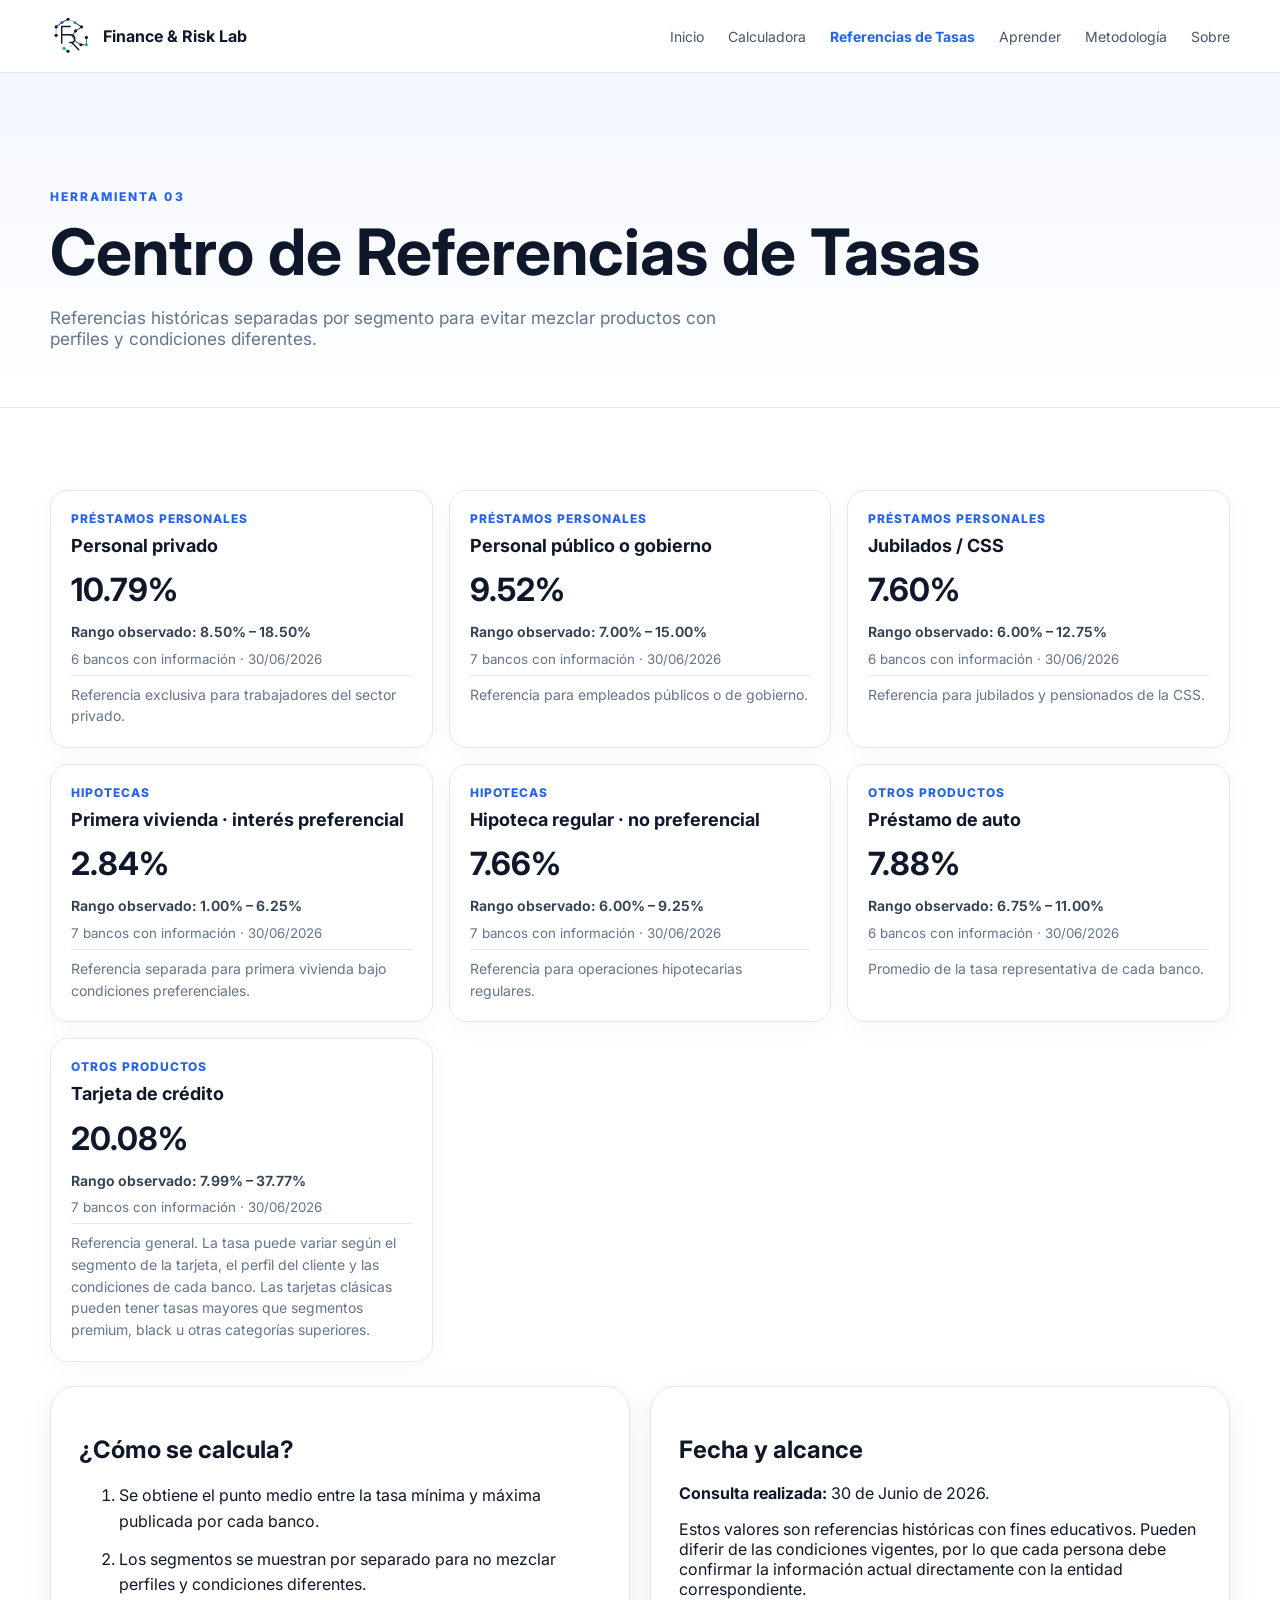
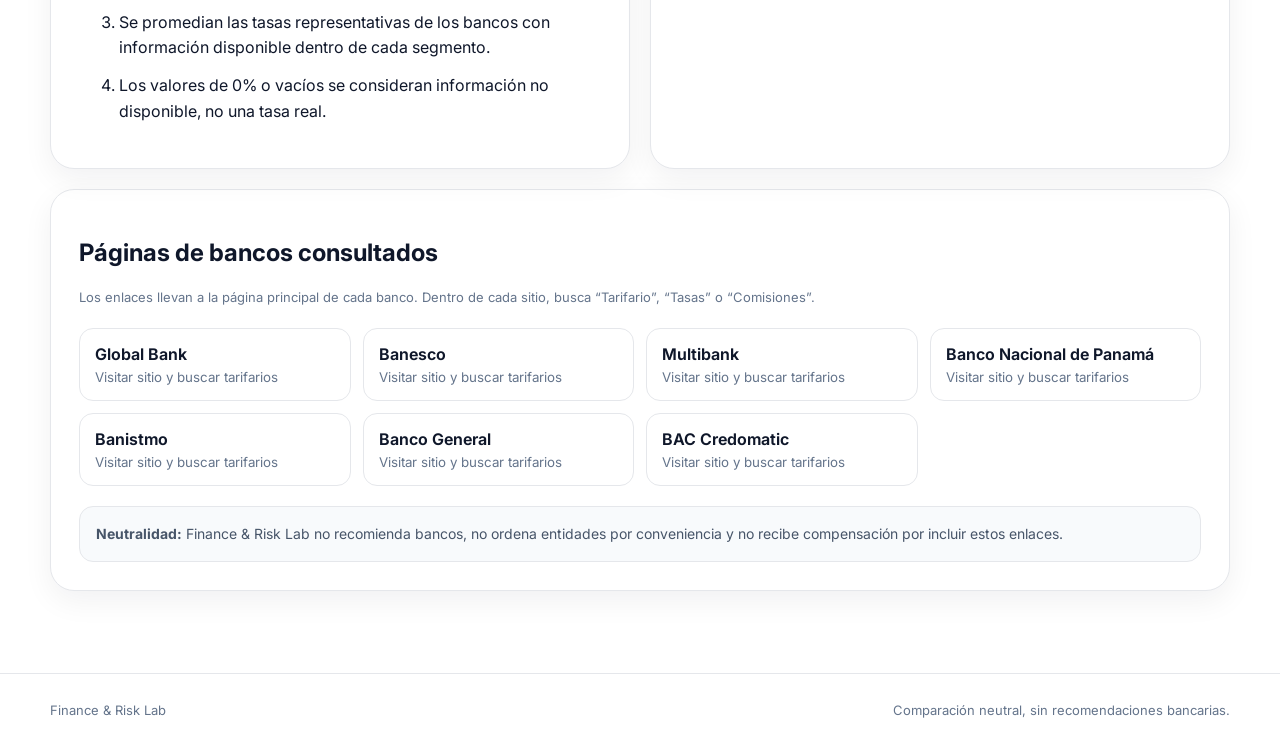
<file: tasas.html>
<!DOCTYPE html>
<html lang="es">
<head>
  <meta charset="UTF-8">
  <meta name="viewport" content="width=device-width,initial-scale=1">
  <meta name="description" content="Referencias históricas de tasas bancarias en Panamá, separadas por producto y segmento.">
  <title>Centro de Referencias de Tasas | Finance & Risk Lab</title>
  <link rel="preconnect" href="https://fonts.googleapis.com">
  <link rel="preconnect" href="https://fonts.gstatic.com" crossorigin>
  <link href="https://fonts.googleapis.com/css2?family=Inter:wght@400;500;600;700;800&display=swap" rel="stylesheet">
  <link rel="stylesheet" href="styles.css">
</head>
<body>
<header class="site-header">
  <div class="container nav-wrap">

    <a href="index.html" class="brand" aria-label="Finance & Risk Lab - Inicio">
      <img
        src="assets/brand/logo-symbol.svg"
        alt=""
        class="brand-logo"
      >
      <span>Finance & Risk Lab</span>
    </a>

    <nav>
      <a href="index.html">Inicio</a>
      <a  href="calculadora.html">Calculadora</a>
      <a class="active" href="tasas.html">Referencias de Tasas</a>
      <a  href="aprender.html">Aprender</a>
      <a href="metodologia.html">Metodología</a>
      <a href="sobre.html">Sobre</a>
    </nav>

  </div>
</header>

<main>
  <section class="tool-hero">
    <div class="container">
      <span class="eyebrow">Herramienta 03</span>
      <h1>Centro de Referencias de Tasas</h1>
      <p>Referencias históricas separadas por segmento para evitar mezclar productos con perfiles y condiciones diferentes.</p>
    </div>
  </section>

  <section class="section rates-section">
    <div class="container">
      <div class="rates-summary detailed-rates">
        <article class="rate-card">
          <span class="rate-group">Préstamos personales</span>
          <h2>Personal privado</h2>
          <strong>10.79%</strong>
          <p class="rate-range">Rango observado: 8.50% – 18.50%</p>
          <small>6 bancos con información · 30/06/2026</small>
          <p>Referencia exclusiva para trabajadores del sector privado.</p>
        </article>

        <article class="rate-card">
          <span class="rate-group">Préstamos personales</span>
          <h2>Personal público o gobierno</h2>
          <strong>9.52%</strong>
          <p class="rate-range">Rango observado: 7.00% – 15.00%</p>
          <small>7 bancos con información · 30/06/2026</small>
          <p>Referencia para empleados públicos o de gobierno.</p>
        </article>

        <article class="rate-card">
          <span class="rate-group">Préstamos personales</span>
          <h2>Jubilados / CSS</h2>
          <strong>7.60%</strong>
          <p class="rate-range">Rango observado: 6.00% – 12.75%</p>
          <small>6 bancos con información · 30/06/2026</small>
          <p>Referencia para jubilados y pensionados de la CSS.</p>
        </article>

        <article class="rate-card">
          <span class="rate-group">Hipotecas</span>
          <h2>Primera vivienda · interés preferencial</h2>
          <strong>2.84%</strong>
          <p class="rate-range">Rango observado: 1.00% – 6.25%</p>
          <small>7 bancos con información · 30/06/2026</small>
          <p>Referencia separada para primera vivienda bajo condiciones preferenciales.</p>
        </article>

        <article class="rate-card">
          <span class="rate-group">Hipotecas</span>
          <h2>Hipoteca regular · no preferencial</h2>
          <strong>7.66%</strong>
          <p class="rate-range">Rango observado: 6.00% – 9.25%</p>
          <small>7 bancos con información · 30/06/2026</small>
          <p>Referencia para operaciones hipotecarias regulares.</p>
        </article>

        <article class="rate-card">
          <span class="rate-group">Otros productos</span>
          <h2>Préstamo de auto</h2>
          <strong>7.88%</strong>
          <p class="rate-range">Rango observado: 6.75% – 11.00%</p>
          <small>6 bancos con información · 30/06/2026</small>
          <p>Promedio de la tasa representativa de cada banco.</p>
        </article>

        <article class="rate-card">
          <span class="rate-group">Otros productos</span>
          <h2>Tarjeta de crédito</h2>
          <strong>20.08%</strong>
          <p class="rate-range">Rango observado: 7.99% – 37.77%</p>
          <small>7 bancos con información · 30/06/2026</small>
          <p>Referencia general. La tasa puede variar según el segmento de la tarjeta, el perfil del cliente y las condiciones de cada banco. Las tarjetas clásicas pueden tener tasas mayores que segmentos premium, black u otras categorías superiores.</p>
        </article>
      </div>

      <div class="method-grid">
        <article class="panel">
          <h2>¿Cómo se calcula?</h2>
          <ol>
            <li>Se obtiene el punto medio entre la tasa mínima y máxima publicada por cada banco.</li>
            <li>Los segmentos se muestran por separado para no mezclar perfiles y condiciones diferentes.</li>
            <li>Se promedian las tasas representativas de los bancos con información disponible dentro de cada segmento.</li>
            <li>Los valores de 0% o vacíos se consideran información no disponible, no una tasa real.</li>
          </ol>
        </article>
        <article class="panel">
          <h2>Fecha y alcance</h2>
          <p><strong>Consulta realizada:</strong> 30 de Junio de 2026.</p>
          <p>Estos valores son referencias históricas con fines educativos. Pueden diferir de las condiciones vigentes, por lo que cada persona debe confirmar la información actual directamente con la entidad correspondiente.</p>
        </article>
      </div>

      <div class="panel sources-panel">
        <h2>Páginas de bancos consultados</h2>
        <p class="helper">Los enlaces llevan a la página principal de cada banco. Dentro de cada sitio, busca “Tarifario”, “Tasas” o “Comisiones”.</p>
        <div class="sources">
          <a class="source-link" href="https://www.globalbank.com.pa/" target="_blank" rel="noopener noreferrer">Global Bank<small>Visitar sitio y buscar tarifarios</small></a>
          <a class="source-link" href="https://www.banesco.com.pa/" target="_blank" rel="noopener noreferrer">Banesco<small>Visitar sitio y buscar tarifarios</small></a>
          <a class="source-link" href="https://www.multibank.com.pa/es" target="_blank" rel="noopener noreferrer">Multibank<small>Visitar sitio y buscar tarifarios</small></a>
          <a class="source-link" href="https://www.banconal.com.pa/" target="_blank" rel="noopener noreferrer">Banco Nacional de Panamá<small>Visitar sitio y buscar tarifarios</small></a>
          <a class="source-link" href="https://www.banistmo.com/" target="_blank" rel="noopener noreferrer">Banistmo<small>Visitar sitio y buscar tarifarios</small></a>
          <a class="source-link" href="https://www.bgeneral.com/" target="_blank" rel="noopener noreferrer">Banco General<small>Visitar sitio y buscar tarifarios</small></a>
          <a class="source-link" href="https://www.baccredomatic.com/es-pa/personas" target="_blank" rel="noopener noreferrer">BAC Credomatic<small>Visitar sitio y buscar tarifarios</small></a>
        </div>
        <div class="neutral-note"><strong>Neutralidad:</strong> Finance & Risk Lab no recomienda bancos, no ordena entidades por conveniencia y no recibe compensación por incluir estos enlaces.</div>
      </div>
    </div>
  </section>
</main>

<footer>
  <div class="container footer-wrap"><span>Finance & Risk Lab</span><span>Comparación neutral, sin recomendaciones bancarias.</span></div>
</footer>

  <script data-goatcounter="https://finance-risk-lab.goatcounter.com/count"
        async src="//gc.zgo.at/count.js"></script>
</body>
</html>
</file>
<file: styles.css>
:root {
  /* Identidad oficial */
  --brand-navy: #0f172a;
  --brand-blue: #2563eb;
  --brand-teal: #10b981;

  /* Superficies */
  --surface-main: #ffffff;
  --surface-soft: #f8fafc;
  --surface-muted: #e5e7eb;

  /* Textos */
  --text-primary: #0f172a;
  --text-secondary: #475569;
  --text-muted: #64748b;

  /* Bordes y sombras */
  --border-soft: #e5e7eb;
  --border-strong: #cbd5e1;
  --shadow-soft: 0 10px 30px rgba(15, 23, 42, 0.06);

  /* Compatibilidad con estilos existentes */
  --ink: var(--text-primary);
  --muted: var(--text-muted);
  --line: var(--border-soft);
  --border: var(--border-soft);
  --soft: var(--surface-soft);
  --navy: var(--brand-navy);
  --white: var(--surface-main);
  --accent: var(--brand-blue);
  --primary: var(--brand-blue);
}

* {
  box-sizing: border-box;
}

html {
  scroll-behavior: smooth;
}

body {
  margin: 0;
  font-family: Inter, system-ui, -apple-system, BlinkMacSystemFont, "Segoe UI",
    sans-serif;
  color: var(--ink);
  background: var(--soft);
}

a {
  color: inherit;
}

.container {
  width: min(1180px, calc(100% - 40px));
  margin: auto;
}

/* Encabezado */

.site-header {
  position: sticky;
  top: 0;
  z-index: 20;
  background: rgba(255, 255, 255, 0.94);
  border-bottom: 1px solid var(--line);
  backdrop-filter: blur(12px);
}

.nav-wrap {
  display: flex;
  align-items: center;
  justify-content: space-between;
  padding: 15px 0;
}

.brand {
  display: flex;
  align-items: center;
  gap: 11px;
  text-decoration: none;
  font-weight: 700;
}

.brand-logo {
  display: block;
  width: 42px;
  height: 42px;
  flex-shrink: 0;
  object-fit: contain;
}

.nav-wrap nav {
  display: flex;
  flex-wrap: wrap;
  justify-content: flex-end;
  gap: 24px;
}

.nav-wrap nav a {
  text-decoration: none;
  font-size: 14px;
  color: var(--text-secondary);
}

.nav-wrap nav a:hover,
.nav-wrap nav a.active,
nav a.active {
  color: var(--brand-blue);
  font-weight: 700;
}

/* Portada */

.hero {
  background: var(--surface-main);
  border-bottom: 1px solid var(--line);
}

.hero-grid {
  display: grid;
  grid-template-columns: 1.25fr 0.75fr;
  gap: 54px;
  padding: 84px 0;
}

.eyebrow {
  font-size: 12px;
  font-weight: 800;
  letter-spacing: 0.17em;
  text-transform: uppercase;
  color: var(--brand-blue);
}

.hero h1 {
  font-size: clamp(40px, 5vw, 64px);
  line-height: 1.02;
  margin: 20px 0;
  letter-spacing: -0.045em;
  color: var(--brand-navy);
}

.hero p,
.section-heading p {
  max-width: 720px;
  font-size: 18px;
  line-height: 1.75;
  color: var(--muted);
}

.hero-actions {
  display: flex;
  gap: 12px;
  margin: 30px 0;
}

.button {
  display: inline-flex;
  align-items: center;
  justify-content: center;
  min-height: 46px;
  padding: 13px 18px;
  border-radius: 12px;
  text-decoration: none;
  font-family: inherit;
  font-size: 14px;
  font-weight: 700;
  line-height: 1.2;
  cursor: pointer;
  transition:
    background 0.2s ease,
    border-color 0.2s ease,
    color 0.2s ease,
    transform 0.2s ease;
}

.button:hover {
  transform: translateY(-1px);
}

.button:focus-visible {
  outline: 3px solid rgba(37, 99, 235, 0.18);
  outline-offset: 2px;
}

.primary {
  border: 1px solid var(--brand-blue);
  background: var(--brand-blue);
  color: var(--white);
}

.primary:hover {
  border-color: var(--brand-navy);
  background: var(--brand-navy);
}

.secondary {
  border: 1px solid var(--line);
  background: var(--surface-main);
  color: var(--brand-navy);
}

.secondary:hover {
  border-color: var(--brand-blue);
  color: var(--brand-blue);
}

.chips {
  display: flex;
  flex-wrap: wrap;
  gap: 8px;
}

.chips span {
  padding: 8px 11px;
  border-radius: 999px;
  background: #f1f5f9;
  color: var(--text-secondary);
  font-size: 13px;
}

.hero-card {
  align-self: center;
  padding: 34px;
  border-radius: 28px;
  background: var(--brand-navy);
  color: var(--white);
  box-shadow: 0 24px 60px rgba(15, 23, 42, 0.18);
}

.hero-card small {
  color: #94a3b8;
}

.hero-card h2 {
  font-size: 28px;
}

.hero-card p {
  color: #cbd5e1;
  font-size: 16px;
}

.hero-card-link {
  display: inline-block;
  margin-top: 14px;
  color: var(--white);
  font-weight: 700;
  text-decoration: none;
}

/* Secciones generales */

.section {
  padding: 82px 0;
}

.section-heading {
  margin-bottom: 34px;
}

.section-heading h2 {
  margin: 10px 0;
  font-size: 40px;
  letter-spacing: -0.03em;
  color: var(--brand-navy);
}

.panel {
  padding: 28px;
  border: 1px solid var(--line);
  border-radius: 24px;
  background: var(--surface-main);
  box-shadow: var(--shadow-soft);
}

/* Calculadora */

.calculator-grid {
  display: grid;
  grid-template-columns: 0.9fr 1.1fr;
  gap: 24px;
}

.form-panel {
  display: grid;
  gap: 20px;
}

.form-panel label {
  display: grid;
  gap: 8px;
  color: #334155;
  font-size: 14px;
  font-weight: 650;
}

.input-wrap,
select {
  display: flex;
  align-items: center;
  padding: 0 14px;
  border: 1px solid var(--border-strong);
  border-radius: 12px;
  background: var(--surface-main);
}

.input-wrap:focus-within,
select:focus {
  border-color: var(--brand-blue);
  box-shadow: 0 0 0 3px rgba(37, 99, 235, 0.1);
  outline: none;
}

select {
  width: 100%;
  height: 50px;
  font: inherit;
}

.input-wrap input {
  width: 100%;
  padding: 14px 8px;
  border: 0;
  outline: 0;
  background: transparent;
  font: inherit;
}

.input-wrap span {
  color: var(--muted);
}

.reference-button {
  padding: 14px;
  border: 1px solid #dbeafe;
  border-radius: 13px;
  background: #eff6ff;
  color: #1e40af;
  text-align: left;
  cursor: pointer;
  font: inherit;
}

.reference-button:hover {
  border-color: #bfdbfe;
  background: #dbeafe;
}

.helper {
  color: var(--muted);
  font-size: 13px;
  line-height: 1.6;
}

.results-panel {
  display: grid;
  grid-template-columns: 1fr 1fr;
  gap: 14px;
  background: #f1f5f9;
}

.result {
  padding: 20px;
  border: 1px solid var(--line);
  border-radius: 18px;
  background: var(--surface-main);
}

.result span {
  display: block;
  color: var(--muted);
  font-size: 13px;
}

.result strong {
  display: block;
  margin-top: 9px;
  font-size: 25px;
}

.result.emphasis {
  background: var(--brand-navy);
  color: var(--white);
}

.result.emphasis span {
  color: #94a3b8;
}

.comparison,
.notice {
  grid-column: 1 / -1;
  padding: 20px;
  border: 1px solid var(--line);
  border-radius: 18px;
  background: var(--surface-main);
}

.comparison > span {
  color: var(--muted);
  font-size: 12px;
  font-weight: 800;
  letter-spacing: 0.12em;
  text-transform: uppercase;
}

.comparison p {
  margin: 10px 0;
  font-size: 18px;
}

.comparison small,
.notice {
  color: var(--muted);
  line-height: 1.6;
}

/* Tasas */

.rates-section {
  border-top: 1px solid var(--line);
  border-bottom: 1px solid var(--line);
  background: var(--surface-main);
}

.rates-summary {
  display: grid;
  grid-template-columns: repeat(3, 1fr);
  gap: 16px;
  margin-bottom: 24px;
}

.rate-card {
  display: grid;
  gap: 0.45rem;
  padding: 1.25rem;
  border: 1px solid var(--border);
  border-radius: 18px;
  background: var(--surface-main);
  box-shadow: 0 6px 24px rgba(15, 23, 42, 0.035);
}

.rate-card span {
  color: var(--muted);
  font-size: 13px;
}

.rate-card strong {
  display: block;
  margin: 12px 0;
  font-size: 30px;
  color: var(--brand-navy);
}

.rate-card small {
  color: var(--muted);
}

.rate-card h3 {
  margin: 8px 0 0;
  font-size: 17px;
  line-height: 1.35;
}

/* Metodología y fuentes */

.method-grid {
  display: grid;
  grid-template-columns: 1fr 1fr;
  gap: 20px;
  margin-bottom: 20px;
}

.method-grid h3,
.sources-panel h3 {
  margin-top: 0;
}

.method-grid li {
  margin-bottom: 12px;
  line-height: 1.6;
}

.sources {
  display: grid;
  grid-template-columns: repeat(4, 1fr);
  gap: 12px;
  margin-top: 20px;
}

.source-link {
  display: block;
  padding: 15px;
  border: 1px solid var(--line);
  border-radius: 14px;
  text-decoration: none;
  font-weight: 650;
  transition:
    border-color 0.2s ease,
    transform 0.2s ease;
}

.source-link:hover {
  border-color: var(--brand-blue);
  transform: translateY(-1px);
}

.source-link small {
  display: block;
  margin-top: 5px;
  color: var(--muted);
  font-weight: 400;
}

.neutral-note {
  margin-top: 20px;
  padding: 16px;
  border: 1px solid var(--line);
  border-radius: 14px;
  background: var(--surface-soft);
  color: var(--text-secondary);
  font-size: 14px;
  line-height: 1.6;
}

/* Futuro del laboratorio */

.future-section {
  background: var(--surface-soft);
}

.dark-card {
  padding: 40px;
  border-radius: 28px;
  background: var(--brand-navy);
  color: var(--white);
}

.eyebrow.dark {
  color: #93c5fd;
}

.dark-card h2 {
  font-size: 36px;
}

.future-grid {
  display: grid;
  grid-template-columns: repeat(3, 1fr);
  gap: 15px;
  margin-top: 28px;
}

.future-grid article {
  padding: 20px;
  border: 1px solid rgba(255, 255, 255, 0.12);
  border-radius: 18px;
  background: rgba(255, 255, 255, 0.05);
}

.future-grid p {
  color: #cbd5e1;
  line-height: 1.6;
}

/* Pie de página */

footer {
  padding: 28px 0;
  background: var(--surface-main);
}

.footer-wrap {
  display: flex;
  justify-content: space-between;
  color: var(--muted);
  font-size: 13px;
}

/* Contextos y avisos */

.product-context {
  padding: 14px 16px;
  border: 1px solid #fed7aa;
  border-radius: 14px;
  background: #fff7ed;
  color: #9a3412;
  font-size: 13px;
  line-height: 1.6;
}

.product-context strong {
  color: #7c2d12;
}

/* Catálogo de herramientas */

.tools-section {
  background: var(--surface-soft);
}

.tools-grid {
  display: grid;
  grid-template-columns: repeat(3, 1fr);
  gap: 18px;
}

.tool-card {
  position: relative;
  min-height: 260px;
  padding: 24px;
  border: 1px solid var(--line);
  border-radius: 22px;
  background: var(--surface-main);
}

.tool-card.featured {
  border-color: #bfdbfe;
  box-shadow: 0 12px 34px rgba(37, 99, 235, 0.08);
}

.tool-card.featured-soft {
  border-color: #dbeafe;
  background: #f8fbff;
}

.tool-icon {
  display: grid;
  place-items: center;
  width: 44px;
  height: 44px;
  margin-bottom: 22px;
  border-radius: 13px;
  background: var(--brand-navy);
  color: var(--white);
  font-weight: 800;
}

.status {
  display: inline-block;
  padding: 6px 9px;
  border-radius: 999px;
  background: #f1f5f9;
  color: var(--muted);
  font-size: 11px;
  font-weight: 800;
  letter-spacing: 0.08em;
  text-transform: uppercase;
}

.status-ready {
  background: #ecfdf5;
  color: #047857;
}

.tool-card h3 {
  margin: 18px 0 10px;
  font-size: 20px;
  line-height: 1.35;
}

.tool-card p {
  color: var(--muted);
  line-height: 1.65;
}

.tool-link,
.text-link {
  display: inline-block;
  margin-top: 8px;
  color: var(--brand-blue);
  font-weight: 700;
  text-decoration: none;
}

.tool-link:hover,
.text-link:hover {
  text-decoration: underline;
}

/* Proyecto */

.project-section {
  border-top: 1px solid var(--line);
  background: var(--surface-main);
}

.project-grid {
  display: grid;
  grid-template-columns: 0.9fr 1.1fr;
  align-items: start;
  gap: 70px;
}

.project-grid h2 {
  font-size: 40px;
  letter-spacing: -0.03em;
}

.project-copy p {
  margin-top: 0;
  color: var(--muted);
  font-size: 18px;
  line-height: 1.8;
}

/* Acerca de */

.about-section {
  background: var(--surface-soft);
}

.about-card {
  display: grid;
  grid-template-columns: auto 1fr;
  align-items: center;
  gap: 28px;
  padding: 34px;
  border: 1px solid var(--line);
  border-radius: 26px;
  background: var(--surface-main);
}

.about-avatar {
  display: grid;
  place-items: center;
  width: 82px;
  height: 82px;
  border-radius: 22px;
  background: var(--brand-navy);
  color: var(--white);
  font-size: 24px;
  font-weight: 800;
}

.about-card h2 {
  margin: 8px 0;
}

.about-card p {
  color: var(--muted);
  line-height: 1.7;
}

/* Descargo */

.disclaimer-section {
  padding-top: 0;
  background: var(--surface-soft);
}

.disclaimer {
  padding: 24px;
  border: 1px solid #fed7aa;
  border-radius: 20px;
  background: #fff7ed;
  color: #9a3412;
}

.disclaimer p {
  margin-bottom: 0;
  line-height: 1.7;
}

/* Plataforma y capacidad de pago */

.compact-grid {
  grid-template-columns: repeat(4, minmax(0, 1fr));
}

.journey {
  display: grid;
  gap: 0.8rem;
  padding-left: 1.2rem;
  color: var(--muted);
}

.principles-grid {
  display: grid;
  grid-template-columns: repeat(3, 1fr);
  gap: 1rem;
}

.principles-grid article,
.learning-card {
  padding: 1.5rem;
  border: 1px solid var(--border);
  border-radius: 20px;
  background: var(--surface-main);
}

.quote-section {
  padding-top: 0;
}

.quote-section blockquote {
  max-width: 900px;
  margin: auto;
  color: var(--ink);
  font-size: clamp(1.5rem, 3vw, 2.5rem);
  font-weight: 700;
  text-align: center;
}

.tool-hero {
  padding: 7rem 0 2.5rem;
  background: linear-gradient(180deg, #f3f7ff 0%, #ffffff 100%);
}

.tool-hero h1 {
  margin: 0.5rem 0 1rem;
  font-size: clamp(2.3rem, 5vw, 4.5rem);
}

.tool-hero p {
  max-width: 720px;
  color: var(--muted);
  font-size: 1.08rem;
}

.split-heading {
  display: flex;
  align-items: end;
  justify-content: space-between;
  gap: 2rem;
}

.time-badge {
  padding: 1rem 1.25rem;
  border: 1px solid var(--border);
  border-radius: 18px;
  background: var(--surface-main);
  color: var(--muted);
  text-align: center;
}

.time-badge strong {
  color: var(--ink);
}

.next-step {
  margin-top: 1.25rem;
  padding: 1.25rem;
  border: 1px solid #dbeafe;
  border-radius: 18px;
  background: #f4f7ff;
}

.capacity-layout {
  padding-top: 2rem;
}

.capacity-grid {
  display: grid;
  grid-template-columns: minmax(0, 1.05fr) minmax(360px, 0.95fr);
  align-items: start;
  gap: 1.5rem;
}

.capacity-form {
  display: grid;
  gap: 1rem;
}

.progress-strip {
  display: grid;
  grid-template-columns: repeat(4, 1fr);
  gap: 0.5rem;
  padding: 0.75rem;
  border: 1px solid var(--border);
  border-radius: 16px;
  background: var(--surface-main);
  color: var(--muted);
  font-size: 0.8rem;
}

.progress-strip span {
  padding: 0.55rem 0.35rem;
  border-radius: 10px;
  text-align: center;
}

.progress-strip .current {
  background: #eff6ff;
  color: var(--primary);
  font-weight: 700;
}

.form-section {
  display: grid;
  gap: 1.25rem;
}

.form-heading {
  display: flex;
  align-items: start;
  gap: 1rem;
}

.form-heading > span {
  display: grid;
  place-items: center;
  width: 40px;
  height: 40px;
  border-radius: 12px;
  background: #eff6ff;
  color: var(--primary);
  font-weight: 800;
}

.form-heading h2 {
  margin: 0;
}

.form-heading p {
  margin: 0.25rem 0 0;
  color: var(--muted);
}

.choice-row {
  display: grid;
  grid-template-columns: 1fr 1fr;
  gap: 0.75rem;
}

.choice {
  display: flex;
  align-items: center;
  gap: 0.65rem;
  padding: 1rem;
  border: 1px solid var(--border);
  border-radius: 14px;
  background: var(--surface-main);
}

.two-col {
  display: grid;
  grid-template-columns: 1fr 1fr;
  gap: 1rem;
}

.expense-grid {
  display: grid;
  grid-template-columns: repeat(3, 1fr);
  gap: 0.75rem;
}

.money-field {
  width: 100%;
  margin-top: 0.4rem;
  padding: 0.85rem;
  border: 1px solid var(--border);
  border-radius: 12px;
}

.education-note {
  padding: 0.85rem 1rem;
  border-left: 4px solid var(--brand-blue);
  border-radius: 8px;
  background: #f7f9fc;
  color: var(--muted);
}

.analysis-column {
  min-width: 0;
}

.sticky-analysis {
  position: sticky;
  top: 88px;
  display: grid;
  gap: 1rem;
}

.analysis-title {
  padding: 0.5rem;
}

.analysis-title h2 {
  margin: 0.3rem 0;
}

.metric-grid {
  display: grid;
  grid-template-columns: 1fr 1fr;
  gap: 0.75rem;
}

.metric,
.chart-card,
.observations {
  padding: 1.15rem;
  border: 1px solid var(--border);
  border-radius: 18px;
  background: var(--surface-main);
}

.metric {
  display: grid;
  gap: 0.4rem;
}

.metric span,
.metric small {
  color: var(--muted);
}

.metric strong {
  font-size: 1.65rem;
}

.chart-card h3,
.observations h3 {
  margin-top: 0;
}

.budget-bar {
  display: flex;
  height: 28px;
  margin: 1rem 0;
  overflow: hidden;
  border-radius: 999px;
  background: #edf0f5;
}

.seg {
  height: 100%;
  transition: width 0.25s ease;
}

.seg.expenses,
.dot.expenses {
  background: #355c97;
}

.seg.obligations,
.dot.obligations {
  background: #6f89b1;
}

.seg.payment,
.dot.payment {
  background: #d4a24c;
}

.seg.additional,
.dot.additional {
  background: #b8bfca;
}

.seg.available,
.dot.available {
  background: #dbeafe;
}

.legend {
  display: flex;
  flex-wrap: wrap;
  gap: 0.65rem 1rem;
  color: var(--muted);
  font-size: 0.75rem;
}

.dot {
  display: inline-block;
  width: 9px;
  height: 9px;
  margin-right: 0.3rem;
  border-radius: 50%;
}

.compare-row {
  display: grid;
  grid-template-columns: 130px 1fr 74px;
  align-items: center;
  gap: 0.65rem;
  margin: 0.75rem 0;
  font-size: 0.78rem;
}

.compare-row > div,
.thin-bar {
  height: 10px;
  overflow: hidden;
  border-radius: 999px;
  background: #edf0f5;
}

.compare-row i,
.thin-bar i {
  display: block;
  height: 100%;
  border-radius: 999px;
  background: var(--brand-blue);
  transition: width 0.25s;
}

.before-after > div {
  margin-top: 1rem;
}

.before-after strong {
  float: right;
}

.before-after .thin-bar {
  clear: both;
  margin-top: 0.45rem;
}

.observations {
  display: grid;
  gap: 0.75rem;
}

.observations article {
  padding: 1rem;
  border-radius: 14px;
  background: var(--surface-soft);
}

.observations article strong {
  display: block;
  margin-bottom: 0.35rem;
}

.observations p {
  margin: 0;
  color: var(--muted);
  line-height: 1.55;
}

.observations a {
  display: inline-block;
  margin-top: 0.65rem;
  color: var(--primary);
  font-weight: 700;
}

.learning-grid {
  display: grid;
  grid-template-columns: repeat(3, 1fr);
  gap: 1rem;
}

.learning-card span {
  color: var(--primary);
  font-size: 0.75rem;
  font-weight: 800;
  letter-spacing: 0.08em;
  text-transform: uppercase;
}

.learning-card h2 {
  font-size: 1.2rem;
}

.learning-card p {
  color: var(--muted);
  line-height: 1.6;
}

.learning-card a {
  color: var(--primary);
  font-weight: 700;
}

/* Centro de Referencias de Tasas */

.detailed-rates {
  grid-template-columns: repeat(3, minmax(0, 1fr));
  align-items: stretch;
}

.detailed-rates .rate-card {
  display: flex;
  flex-direction: column;
  gap: 8px;
}

.detailed-rates .rate-card h2 {
  margin: 0;
  color: var(--ink);
  font-size: 18px;
  line-height: 1.35;
}

.detailed-rates .rate-card strong {
  margin: 4px 0;
  font-size: 32px;
}

.detailed-rates .rate-card p {
  margin: 0;
  color: var(--muted);
  font-size: 14px;
  line-height: 1.55;
}

.detailed-rates .rate-card .rate-range {
  color: #334155;
  font-weight: 650;
}

.detailed-rates .rate-card .rate-group {
  color: var(--accent);
  font-size: 12px;
  font-weight: 800;
  letter-spacing: 0.08em;
  text-transform: uppercase;
}

.detailed-rates .rate-card small {
  display: block;
  padding-bottom: 8px;
  border-bottom: 1px solid var(--line);
}

.sources-panel {
  margin-top: 20px;
}

/* Responsive */

@media (max-width: 980px) {
  .compact-grid,
  .learning-grid {
    grid-template-columns: repeat(2, 1fr);
  }

  .capacity-grid {
    grid-template-columns: 1fr;
  }

  .sticky-analysis {
    position: static;
  }

  .principles-grid {
    grid-template-columns: 1fr;
  }

  .expense-grid {
    grid-template-columns: repeat(2, 1fr);
  }
}

@media (max-width: 900px) {
  .nav-wrap {
    align-items: stretch;
    flex-direction: column;
    gap: 12px;
  }

  .nav-wrap nav {
    display: flex;
    flex-wrap: nowrap;
    justify-content: flex-start;
    gap: 20px;
    width: 100%;
    padding-bottom: 4px;
    overflow-x: auto;
    scrollbar-width: none;
  }

  .nav-wrap nav::-webkit-scrollbar {
    display: none;
  }

  .nav-wrap nav a {
    flex: 0 0 auto;
    white-space: nowrap;
  }

  .hero-grid,
  .calculator-grid,
  .method-grid,
  .project-grid {
    grid-template-columns: 1fr;
  }

  .rates-summary,
  .sources,
  .future-grid,
  .tools-grid,
  .detailed-rates {
    grid-template-columns: 1fr 1fr;
  }

  .hero-grid {
    padding: 56px 0;
  }

  .about-card {
    grid-template-columns: 1fr;
  }
}

@media (max-width: 640px) {
  .compact-grid,
  .learning-grid,
  .choice-row,
  .two-col,
  .expense-grid,
  .metric-grid {
    grid-template-columns: 1fr;
  }

  .split-heading {
    display: block;
  }

  .time-badge {
    margin-top: 1rem;
    text-align: left;
  }

  .progress-strip {
    grid-template-columns: 1fr 1fr;
  }

  .compare-row {
    grid-template-columns: 105px 1fr 66px;
  }

  .tool-hero {
    padding-top: 5.5rem;
  }
}

@media (max-width: 620px) {
  .container {
    width: min(100% - 24px, 1180px);
  }

  .rates-summary,
  .sources,
  .future-grid,
  .results-panel,
  .tools-grid,
  .detailed-rates {
    grid-template-columns: 1fr;
  }

  .result,
  .comparison,
  .notice {
    grid-column: 1;
  }

  .section {
    padding: 58px 0;
  }

  .hero-actions {
    flex-direction: column;
  }

  .footer-wrap {
    flex-direction: column;
    gap: 8px;
  }

  .section-heading h2,
  .project-grid h2 {
    font-size: 32px;
  }

  .about-avatar {
    width: 64px;
    height: 64px;
  }
}

/* =====================================================
   COMPARADOR DE PROPUESTAS BANCARIAS
   Aislado mediante body[data-page="comparator"]
   ===================================================== */

body[data-page="comparator"] .comparison-tool {
  padding-top: 40px;
}

body[data-page="comparator"] .compare-page {
  display: grid;
  gap: 24px;
}

body[data-page="comparator"] .compare-intro {
  display: grid;
  grid-template-columns: minmax(0, 1.4fr) minmax(260px, 0.6fr);
  align-items: center;
  gap: 32px;
}

body[data-page="comparator"] .compare-intro h2 {
  margin: 8px 0 10px;
  color: var(--brand-navy);
  font-size: clamp(24px, 3vw, 34px);
  letter-spacing: -0.025em;
}

body[data-page="comparator"] .compare-intro p {
  max-width: 720px;
  margin: 0;
  color: var(--muted);
  line-height: 1.65;
}

body[data-page="comparator"] .information-status {
  padding: 20px;
  border: 1px solid #bfdbfe;
  border-radius: 18px;
  background: #eff6ff;
}

body[data-page="comparator"] .information-status > span {
  display: block;
  margin-bottom: 7px;
  color: #1d4ed8;
  font-size: 11px;
  font-weight: 800;
  letter-spacing: 0.1em;
  text-transform: uppercase;
}

body[data-page="comparator"] .information-status strong {
  display: block;
  color: var(--brand-navy);
  font-size: 18px;
}

body[data-page="comparator"] .information-status p {
  margin: 7px 0 0;
  color: var(--muted);
  font-size: 13px;
  line-height: 1.55;
}

body[data-page="comparator"] .compare-general-section,
body[data-page="comparator"] .compare-results-section {
  display: grid;
  gap: 26px;
}

body[data-page="comparator"] .compare-general-grid {
  display: grid;
  grid-template-columns: minmax(0, 0.8fr) minmax(0, 1.2fr);
  gap: 20px;
}

body[data-page="comparator"] .compare-proposals-grid {
  display: grid;
  grid-template-columns: repeat(2, minmax(0, 1fr));
  align-items: start;
  gap: 24px;
}

body[data-page="comparator"] .compare-proposal {
  display: grid;
  gap: 22px;
}

body[data-page="comparator"] .compare-proposal-heading {
  display: flex;
  align-items: center;
  gap: 14px;
  padding-bottom: 18px;
  border-bottom: 1px solid var(--line);
}

body[data-page="comparator"] .compare-proposal-letter {
  display: grid;
  place-items: center;
  width: 46px;
  height: 46px;
  flex: 0 0 46px;
  border-radius: 14px;
  background: var(--brand-navy);
  color: var(--white);
  font-size: 18px;
  font-weight: 800;
}

body[data-page="comparator"] .compare-proposal-heading h2 {
  margin: 4px 0 0;
  color: var(--brand-navy);
  font-size: 24px;
}

body[data-page="comparator"] .compare-field {
  display: block;
}

body[data-page="comparator"] .compare-field-title {
  display: block;
  margin-bottom: 6px;
  color: #334155;
  font-size: 15px;
  font-weight: 700;
  line-height: 1.4;
}

body[data-page="comparator"] .compare-required {
  display: inline-block;
  margin-left: 6px;
  color: var(--brand-blue);
  font-size: 10px;
  font-weight: 800;
  letter-spacing: 0.05em;
  text-transform: uppercase;
  vertical-align: middle;
}

body[data-page="comparator"] .compare-field-help {
  display: block;
  max-width: 54ch;
  margin-bottom: 10px;
  color: var(--muted);
  font-size: 12.5px;
  font-weight: 400;
  line-height: 1.5;
}

body[data-page="comparator"] .compare-field .input-wrap,
body[data-page="comparator"] .compare-field select,
body[data-page="comparator"] .compare-simple-input {
  width: 100%;
  min-height: 50px;
}

body[data-page="comparator"] .compare-simple-input {
  padding: 0 14px;
  border: 1px solid var(--border-strong);
  border-radius: 12px;
  background: var(--surface-main);
  color: var(--ink);
  font: inherit;
  outline: none;
}

body[data-page="comparator"] .compare-simple-input:focus {
  border-color: var(--brand-blue);
  box-shadow: 0 0 0 3px rgba(37, 99, 235, 0.1);
}

body[data-page="comparator"] .compare-additional-details {
  margin-top: 2px;
  border: 1px solid var(--line);
  border-radius: 16px;
  background: var(--surface-soft);
  overflow: hidden;
}

body[data-page="comparator"] .compare-additional-details summary {
  padding: 17px 18px;
  color: var(--brand-blue);
  font-size: 14px;
  font-weight: 700;
  cursor: pointer;
}

body[data-page="comparator"] .compare-additional-details[open] summary {
  border-bottom: 1px solid var(--line);
  background: #f8fbff;
}

body[data-page="comparator"] .compare-additional-grid {
  display: grid;
  gap: 22px;
  padding: 20px 18px;
}

body[data-page="comparator"] .compare-results-grid {
  display: grid;
  grid-template-columns: repeat(3, minmax(0, 1fr));
  gap: 16px;
}

body[data-page="comparator"] .compare-result-card {
  padding: 20px;
  border: 1px solid var(--line);
  border-radius: 18px;
  background: var(--surface-soft);
}

body[data-page="comparator"] .compare-result-card > span {
  display: block;
  margin-bottom: 16px;
  color: var(--brand-navy);
  font-size: 14px;
  font-weight: 800;
}

body[data-page="comparator"] .compare-result-card p {
  display: grid;
  grid-template-columns: minmax(0, 1fr) minmax(145px, auto);
  align-items: center;
  gap: 14px;
  margin: 10px 0;
  padding-bottom: 10px;
  border-bottom: 1px solid var(--line);
}

body[data-page="comparator"] .compare-result-card p small {
  min-width: 0;
  color: var(--muted);
  font-size: 12px;
  overflow-wrap: anywhere;
}

body[data-page="comparator"] .compare-result-card p strong {
  min-width: 0;
  color: var(--brand-navy);
  font-size: clamp(15px, 1.25vw, 18px);
  line-height: 1.25;
  white-space: normal;
  overflow-wrap: anywhere;
  word-break: normal;
  text-align: right;
}

body[data-page="comparator"] .compare-result-card > small {
  display: block;
  margin-top: 14px;
  color: var(--muted);
  font-size: 12px;
  line-height: 1.55;
}

body[data-page="comparator"] .compare-observations {
  display: grid;
  gap: 12px;
}

body[data-page="comparator"] .compare-observations h3 {
  margin: 0 0 4px;
  color: var(--brand-navy);
  font-size: 20px;
}

body[data-page="comparator"] .compare-observations article {
  padding: 16px 18px;
  border-left: 4px solid var(--brand-blue);
  border-radius: 10px;
  background: var(--surface-soft);
}

body[data-page="comparator"] .compare-observations strong {
  display: block;
  margin-bottom: 5px;
  color: var(--brand-navy);
  font-size: 14px;
}

body[data-page="comparator"] .compare-observations p {
  margin: 0;
  color: var(--muted);
  font-size: 13px;
  line-height: 1.55;
}

body[data-page="comparator"] .compare-actions {
  display: flex;
  flex-wrap: wrap;
  justify-content: flex-end;
  gap: 12px;
}

body[data-page="comparator"] .compare-actions button {
  border: 1px solid var(--line);
  cursor: pointer;
  font-family: inherit;
}

body[data-page="comparator"] .compare-actions button:disabled {
  cursor: not-allowed;
  opacity: 0.55;
  transform: none;
}

body[data-page="comparator"] .compare-notice {
  margin: 0;
  font-size: 13px;
}

body[data-page="comparator"] .brand-logo {
  width: 42px;
  height: 42px;
  object-fit: contain;
}

@media (max-width: 980px) {
  body[data-page="comparator"] .compare-intro,
  body[data-page="comparator"] .compare-proposals-grid {
    grid-template-columns: 1fr;
  }

  body[data-page="comparator"] .compare-results-grid {
    grid-template-columns: 1fr 1fr;
  }

  body[data-page="comparator"] .information-status {
    max-width: 520px;
  }
}

@media (max-width: 640px) {
  body[data-page="comparator"] .comparison-tool {
    padding-top: 24px;
  }

  body[data-page="comparator"] .compare-general-grid,
  body[data-page="comparator"] .compare-results-grid {
    grid-template-columns: 1fr;
  }

  body[data-page="comparator"] .compare-intro,
  body[data-page="comparator"] .compare-general-section,
  body[data-page="comparator"] .compare-proposal,
  body[data-page="comparator"] .compare-results-section {
    padding: 20px;
  }

  body[data-page="comparator"] .compare-result-card p {
    grid-template-columns: 1fr;
    align-items: flex-start;
    gap: 4px;
  }

  body[data-page="comparator"] .compare-result-card p strong {
    text-align: left;
  }

  body[data-page="comparator"] .compare-actions {
    flex-direction: column;
  }

  body[data-page="comparator"] .compare-actions .button {
    width: 100%;
    text-align: center;
  }
}

@media print {
  body[data-page="comparator"] {
    background: #ffffff;
  }

  body[data-page="comparator"] .site-header,
  body[data-page="comparator"] footer,
  body[data-page="comparator"] .tool-hero,
  body[data-page="comparator"] .compare-intro,
  body[data-page="comparator"] .compare-general-section,
  body[data-page="comparator"] .compare-proposals-grid,
  body[data-page="comparator"] .compare-actions,
  body[data-page="comparator"] .compare-notice {
    display: none !important;
  }

  body[data-page="comparator"] .section,
  body[data-page="comparator"] .container {
    width: 100%;
    max-width: none;
    margin: 0;
    padding: 0;
  }

  body[data-page="comparator"] .compare-results-section {
    border: 0;
    box-shadow: none;
    padding: 0;
  }

  body[data-page="comparator"] .compare-result-card,
  body[data-page="comparator"] .compare-observations,
  body[data-page="comparator"] .compare-observations article {
    break-inside: avoid;
    page-break-inside: avoid;
  }
}

/* =====================================================
   AMORTIZACIÓN INTELIGENTE
   Solo afecta amortizacion.html
   ===================================================== */

body[data-page="amortization"] main .tools-grid {
  grid-template-columns: repeat(2, minmax(0, 1fr));
}

body[data-page="amortization"] main .tool-card {
  display: flex;
  min-height: 290px;
  flex-direction: column;
  align-items: flex-start;
}

body[data-page="amortization"] main .tool-card p {
  flex: 1;
}

body[data-page="amortization"] main .tool-card .button {
  margin-top: 16px;
}

body[data-page="amortization"] button[data-amortization-mode][aria-pressed="true"] {
  border-color: var(--brand-teal);
  background: var(--brand-teal);
}

body[data-page="amortization"] #amortization-selection {
  margin-top: 24px;
  border-color: #a7f3d0;
  background: #ecfdf5;
  box-shadow: none;
}

body[data-page="amortization"] #amortization-selection-title {
  margin: 8px 0;
  font-size: 24px;
}

body[data-page="amortization"] #amortization-selection-text {
  margin: 0;
  color: var(--muted);
  line-height: 1.65;
}

body[data-page="amortization"] #amortization-form-section {
  border-top: 1px solid var(--line);
  border-bottom: 1px solid var(--line);
  background: #ffffff;
}

body[data-page="amortization"] #amortization-form-section > .container > .panel {
  padding: 30px;
}

body[data-page="amortization"] #amortization-calculator-option {
  margin-bottom: 24px;
}

body[data-page="amortization"] #amortization-calculator-option .notice {
  background: #eff6ff;
  border-color: #bfdbfe;
}

body[data-page="amortization"] #amortization-calculator-option .notice strong {
  display: block;
  color: var(--brand-navy);
}

body[data-page="amortization"] #amortization-calculator-option .notice p {
  margin: 8px 0 0;
}

body[data-page="amortization"] #amortization-calculator-option .button-row {
  display: flex;
  flex-wrap: wrap;
  gap: 10px;
  margin-top: 18px;
}

body[data-page="amortization"] #amortization-form .form-grid {
  display: grid;
  grid-template-columns: repeat(2, minmax(0, 1fr));
  align-items: start;
  gap: 18px;
}

body[data-page="amortization"] #amortization-form .field {
  min-width: 0;
  padding: 18px;
  border: 1px solid var(--line);
  border-radius: 16px;
  background: var(--surface-soft);
}

body[data-page="amortization"] #amortization-form .field:focus-within {
  border-color: #93c5fd;
  background: #ffffff;
  box-shadow: 0 0 0 3px rgba(37, 99, 235, 0.08);
}

body[data-page="amortization"] #amortization-form .field > label {
  display: block;
  margin-bottom: 8px;
  color: #334155;
  font-size: 14px;
  font-weight: 700;
}

body[data-page="amortization"] #amortization-form .field > input,
body[data-page="amortization"] #amortization-form .field > select {
  width: 100%;
  height: 50px;
  padding: 0 14px;
  border: 1px solid var(--border-strong);
  border-radius: 12px;
  background: var(--surface-main);
  color: var(--ink);
  font: inherit;
  outline: none;
}

body[data-page="amortization"] #amortization-form .field > input:focus,
body[data-page="amortization"] #amortization-form .field > select:focus {
  border-color: var(--brand-blue);
  box-shadow: 0 0 0 3px rgba(37, 99, 235, 0.1);
}

body[data-page="amortization"] #amortization-form .field > small {
  display: block;
  margin-top: 9px;
  color: var(--muted);
  font-size: 12.5px;
  line-height: 1.55;
}

body[data-page="amortization"] #amortization-form .field-help {
  margin-top: 12px;
  padding-top: 12px;
  border-top: 1px solid rgba(15, 23, 42, 0.1);
}

body[data-page="amortization"] #amortization-form .field-help summary {
  position: relative;
  padding-right: 28px;
  color: var(--brand-blue);
  font-size: 13px;
  font-weight: 700;
  line-height: 1.45;
  cursor: pointer;
  list-style: none;
}

body[data-page="amortization"] #amortization-form .field-help summary::-webkit-details-marker {
  display: none;
}

body[data-page="amortization"] #amortization-form .field-help summary::after {
  content: "+";
  position: absolute;
  top: -1px;
  right: 0;
  display: grid;
  place-items: center;
  width: 22px;
  height: 22px;
  border-radius: 7px;
  background: #dbeafe;
  color: #1d4ed8;
  line-height: 1;
}

body[data-page="amortization"] #amortization-form .field-help[open] summary::after {
  content: "−";
}

body[data-page="amortization"] #amortization-form .field-help p {
  margin: 10px 0 0;
  padding: 10px 12px;
  border-radius: 10px;
  background: #ffffff;
  color: var(--muted);
  font-size: 12.5px;
  line-height: 1.55;
}

body[data-page="amortization"] #amortization-update-status {
  margin-top: 20px;
  border-color: #a7f3d0;
  background: #ecfdf5;
  color: #047857;
  font-size: 13px;
  font-weight: 650;
}

body[data-page="amortization"] #amortization-results-section {
  border-top: 1px solid var(--line);
  background: var(--surface-soft);
}

body[data-page="amortization"] #amortization-results-empty {
  max-width: 820px;
  border: 2px dashed #bfdbfe;
  background: #ffffff;
  box-shadow: none;
}

body[data-page="amortization"] #amortization-results-empty strong {
  display: block;
  color: var(--brand-navy);
}

body[data-page="amortization"] #amortization-results-empty p {
  margin: 8px 0 0;
  color: var(--muted);
  line-height: 1.65;
}

body[data-page="amortization"] #amortization-results {
  display: grid;
  gap: 22px;
}

body[data-page="amortization"] #amortization-results[hidden] {
  display: none !important;
}

body[data-page="amortization"] .amortization-payment-summary {
  padding: 34px;
  border-color: #1e293b;
  background: var(--brand-navy);
  color: #ffffff;
  box-shadow: 0 18px 45px rgba(15, 23, 42, 0.16);
}

body[data-page="amortization"] .amortization-payment-summary > .eyebrow {
  color: #93c5fd;
}

body[data-page="amortization"] .amortization-payment-summary > p:not(.amortization-main-value) {
  max-width: 760px;
  color: #cbd5e1;
  line-height: 1.65;
}

body[data-page="amortization"] .amortization-main-value {
  margin: 12px 0;
  color: #ffffff;
  font-size: clamp(2.5rem, 6vw, 4.5rem);
  font-weight: 800;
  line-height: 1;
  letter-spacing: -0.045em;
}

body[data-page="amortization"] .amortization-summary-grid {
  display: grid;
  grid-template-columns: repeat(3, minmax(0, 1fr));
  gap: 12px;
  margin-top: 26px;
}

body[data-page="amortization"] .amortization-summary-item {
  min-width: 0;
  padding: 17px;
  border: 1px solid rgba(255, 255, 255, 0.13);
  border-radius: 14px;
  background: rgba(255, 255, 255, 0.06);
}

body[data-page="amortization"] .amortization-summary-item span {
  display: block;
  color: #cbd5e1;
  font-size: 12.5px;
  line-height: 1.4;
}

body[data-page="amortization"] .amortization-summary-item strong {
  display: block;
  margin-top: 9px;
  overflow-wrap: anywhere;
  color: #ffffff;
  font-size: 21px;
}

body[data-page="amortization"] .amortization-breakdown-grid {
  display: grid;
  grid-template-columns: repeat(4, minmax(0, 1fr));
  gap: 15px;
}

body[data-page="amortization"] .amortization-component {
  min-width: 0;
  padding: 22px;
  border-color: #dbeafe;
  box-shadow: 0 8px 24px rgba(15, 23, 42, 0.05);
}

body[data-page="amortization"] .amortization-component-value {
  display: block;
  margin-top: 12px;
  overflow-wrap: anywhere;
  color: var(--brand-navy);
  font-size: clamp(1.4rem, 3vw, 1.9rem);
  line-height: 1.15;
}

body[data-page="amortization"] .amortization-component-percent {
  display: inline-block;
  margin-top: 10px;
  padding: 5px 9px;
  border-radius: 999px;
  font-size: 12px;
  font-weight: 800;
}

body[data-page="amortization"] .amortization-component > p {
  margin: 16px 0 0;
  color: var(--muted);
  font-size: 13px;
  line-height: 1.6;
}

body[data-page="amortization"] .amortization-bar {
  width: 100%;
  height: 12px;
  margin-top: 16px;
  overflow: hidden;
  border-radius: 999px;
  background: #e2e8f0;
}

body[data-page="amortization"] .amortization-bar > span {
  display: block;
  width: 0;
  min-width: 0;
  height: 100%;
  border-radius: inherit;
  transition: width 0.35s ease;
}

body[data-page="amortization"] #amortization-capital-bar {
  background: var(--brand-teal);
}

body[data-page="amortization"] #amortization-capital-percent {
  background: #ecfdf5;
  color: #047857;
}

body[data-page="amortization"] #amortization-interest-bar {
  background: var(--brand-blue);
}

body[data-page="amortization"] #amortization-interest-percent {
  background: #eff6ff;
  color: #1d4ed8;
}

body[data-page="amortization"] #amortization-insurance-bar {
  background: #7c3aed;
}

body[data-page="amortization"] #amortization-insurance-percent {
  background: #f5f3ff;
  color: #6d28d9;
}

body[data-page="amortization"] #amortization-other-bar {
  background: #d97706;
}

body[data-page="amortization"] #amortization-other-percent {
  background: #fffbeb;
  color: #b45309;
}

body[data-page="amortization"] #amortization-explanation {
  padding: 28px;
  border-color: #bfdbfe;
  background: #ffffff;
}

body[data-page="amortization"] #amortization-explanation h3 {
  margin: 9px 0 20px;
  color: var(--brand-navy);
  font-size: 24px;
}

body[data-page="amortization"] #amortization-explanation p {
  margin: 10px 0;
  padding: 14px 16px;
  border-left: 4px solid var(--brand-blue);
  border-radius: 9px;
  background: var(--surface-soft);
  color: var(--muted);
  line-height: 1.65;
}

body[data-page="amortization"] #amortization-capital-explanation {
  border-left-color: var(--brand-teal);
}

body[data-page="amortization"] #amortization-costs-explanation {
  border-left-color: #d97706;
}

body[data-page="amortization"] #amortization-results > .notice {
  border-color: #fed7aa;
  background: #fff7ed;
  color: #9a3412;
  font-size: 13px;
}

body[data-page="amortization"] #amortization-results > .notice strong {
  color: #7c2d12;
}

body[data-page="amortization"] [hidden] {
  display: none !important;
}

@media (max-width: 1050px) {
  body[data-page="amortization"] .amortization-breakdown-grid {
    grid-template-columns: repeat(2, minmax(0, 1fr));
  }
}

@media (max-width: 900px) {
  body[data-page="amortization"] main .tools-grid,
  body[data-page="amortization"] #amortization-form .form-grid {
    grid-template-columns: 1fr;
  }

  body[data-page="amortization"] .amortization-summary-grid {
    grid-template-columns: 1fr;
  }

  body[data-page="amortization"] main .tool-card {
    min-height: 0;
  }
}

@media (max-width: 640px) {
  body[data-page="amortization"] #amortization-form-section > .container > .panel,
  body[data-page="amortization"] .amortization-payment-summary,
  body[data-page="amortization"] #amortization-explanation {
    padding: 20px;
  }

  body[data-page="amortization"] #amortization-form .field,
  body[data-page="amortization"] .amortization-component {
    padding: 16px;
  }

  body[data-page="amortization"] .amortization-breakdown-grid {
    grid-template-columns: 1fr;
  }

  body[data-page="amortization"] #amortization-calculator-option .button-row {
    flex-direction: column;
  }

  body[data-page="amortization"] #amortization-calculator-option .button-row .button,
  body[data-page="amortization"] main .tool-card .button {
    width: 100%;
  }
}

/* =====================================================
   IMPRESIÓN — AMORTIZACIÓN INTELIGENTE
   Solo afecta amortizacion.html
   ===================================================== */

body[data-page="amortization"] .amortization-print-actions {
  display: flex;
  justify-content: flex-end;
  margin-top: 2px;
}

body[data-page="amortization"] .amortization-print-actions .button {
  gap: 8px;
}

@media (max-width: 640px) {
  body[data-page="amortization"] .amortization-print-actions {
    justify-content: stretch;
  }

  body[data-page="amortization"] .amortization-print-actions .button {
    width: 100%;
  }
}

/* =====================================================
   AMPLIACIÓN — EVOLUCIÓN Y ABONOS DE AMORTIZACIÓN
   ===================================================== */

body[data-page="amortization"] .amortization-evolution,
body[data-page="amortization"] .amortization-extra-explorer,
body[data-page="amortization"] .amortization-scenario-results {
  display: grid;
  gap: 22px;
}

body[data-page="amortization"] .amortization-block-heading {
  display: flex;
  align-items: flex-start;
  justify-content: space-between;
  gap: 24px;
}

body[data-page="amortization"] .amortization-block-heading h3,
body[data-page="amortization"] .amortization-extra-explorer h3 {
  margin: 8px 0 10px;
  color: var(--brand-navy);
  font-size: clamp(24px, 3vw, 32px);
}

body[data-page="amortization"] .amortization-block-heading p,
body[data-page="amortization"] .amortization-extra-explorer > p {
  max-width: 780px;
  margin: 0;
  color: var(--muted);
  line-height: 1.7;
}

body[data-page="amortization"] .amortization-metrics-grid,
body[data-page="amortization"] .amortization-comparison-grid {
  display: grid;
  grid-template-columns: repeat(4, minmax(0, 1fr));
  gap: 14px;
}

body[data-page="amortization"] .amortization-comparison-grid {
  grid-template-columns: repeat(3, minmax(0, 1fr));
}

body[data-page="amortization"] .amortization-metric-card {
  min-width: 0;
  padding: 18px;
  border: 1px solid var(--line);
  border-radius: 16px;
  background: var(--surface-soft);
}

body[data-page="amortization"] .amortization-metric-card span,
body[data-page="amortization"] .amortization-metric-card small {
  display: block;
  color: var(--muted);
  font-size: 12px;
  line-height: 1.45;
}

body[data-page="amortization"] .amortization-metric-card strong {
  display: block;
  margin: 8px 0;
  color: var(--brand-navy);
  font-size: 22px;
  overflow-wrap: anywhere;
}

body[data-page="amortization"] .amortization-table-wrap {
  width: 100%;
  overflow-x: auto;
  border: 1px solid var(--line);
  border-radius: 16px;
  background: #ffffff;
}

body[data-page="amortization"] .amortization-table-wrap-full {
  max-height: 560px;
  overflow: auto;
}

body[data-page="amortization"] .amortization-schedule-table {
  width: 100%;
  min-width: 980px;
  border-collapse: collapse;
  font-size: 13px;
}

body[data-page="amortization"] .amortization-schedule-table th,
body[data-page="amortization"] .amortization-schedule-table td {
  padding: 13px 14px;
  border-bottom: 1px solid var(--line);
  text-align: right;
  white-space: nowrap;
}

body[data-page="amortization"] .amortization-schedule-table th:first-child,
body[data-page="amortization"] .amortization-schedule-table td:first-child {
  position: sticky;
  left: 0;
  z-index: 1;
  text-align: left;
  background: #ffffff;
}

body[data-page="amortization"] .amortization-schedule-table thead th {
  position: sticky;
  top: 0;
  z-index: 2;
  background: #f1f5f9;
  color: #334155;
  font-size: 11px;
  letter-spacing: 0.04em;
  text-transform: uppercase;
}

body[data-page="amortization"] .amortization-schedule-table tbody tr:last-child td {
  border-bottom: 0;
}

body[data-page="amortization"] .amortization-schedule-table .amortization-extra-row td {
  background: #ecfdf5;
}

body[data-page="amortization"] .amortization-schedule-table .amortization-extra-row td:first-child {
  background: #ecfdf5;
  color: #047857;
  font-weight: 800;
}

body[data-page="amortization"] .amortization-scenario-selector {
  display: grid;
  grid-template-columns: repeat(2, minmax(0, 1fr));
  gap: 16px;
}

body[data-page="amortization"] .amortization-scenario-card {
  display: grid;
  gap: 10px;
  min-height: 190px;
  padding: 22px;
  border: 1px solid var(--line);
  border-radius: 18px;
  background: #ffffff;
  color: var(--ink);
  text-align: left;
  cursor: pointer;
  font: inherit;
}

body[data-page="amortization"] .amortization-scenario-card:hover,
body[data-page="amortization"] .amortization-scenario-card[aria-pressed="true"] {
  border-color: var(--brand-blue);
  box-shadow: 0 0 0 3px rgba(37, 99, 235, 0.09);
}

body[data-page="amortization"] .amortization-scenario-card[aria-pressed="true"] {
  background: #eff6ff;
}

body[data-page="amortization"] .amortization-scenario-number {
  display: grid;
  place-items: center;
  width: 42px;
  height: 42px;
  border-radius: 12px;
  background: var(--brand-navy);
  color: #ffffff;
  font-weight: 800;
}

body[data-page="amortization"] .amortization-scenario-card strong {
  color: var(--brand-navy);
  font-size: 20px;
}

body[data-page="amortization"] .amortization-scenario-card small {
  color: var(--muted);
  font-size: 13px;
  line-height: 1.6;
}

body[data-page="amortization"] .amortization-scenario-form {
  padding: 22px;
  border: 1px solid #bfdbfe;
  border-radius: 18px;
  background: #f8fbff;
}

body[data-page="amortization"] .amortization-scenario-fields {
  display: grid;
  grid-template-columns: repeat(3, minmax(0, 1fr));
  gap: 16px;
}

body[data-page="amortization"] .amortization-scenario-form .field {
  padding: 16px;
  border: 1px solid var(--line);
  border-radius: 14px;
  background: #ffffff;
}

body[data-page="amortization"] .amortization-scenario-form label {
  display: block;
  margin-bottom: 8px;
  color: #334155;
  font-size: 14px;
  font-weight: 700;
}

body[data-page="amortization"] .amortization-scenario-form input,
body[data-page="amortization"] .amortization-scenario-form select {
  width: 100%;
  height: 48px;
  padding: 0 13px;
  border: 1px solid var(--border-strong);
  border-radius: 11px;
  background: #ffffff;
  font: inherit;
}

body[data-page="amortization"] .amortization-scenario-form small {
  display: block;
  margin-top: 8px;
  color: var(--muted);
  font-size: 12px;
  line-height: 1.5;
}

body[data-page="amortization"] .amortization-scenario-actions,
body[data-page="amortization"] .amortization-schedule-actions {
  display: flex;
  justify-content: flex-end;
  gap: 10px;
  margin-top: 16px;
}

body[data-page="amortization"] .amortization-contract-notice {
  border-color: #fed7aa;
  background: #fff7ed;
  color: #9a3412;
}

@media (max-width: 980px) {
  body[data-page="amortization"] .amortization-metrics-grid,
  body[data-page="amortization"] .amortization-comparison-grid {
    grid-template-columns: repeat(2, minmax(0, 1fr));
  }

  body[data-page="amortization"] .amortization-scenario-fields {
    grid-template-columns: 1fr 1fr;
  }
}

@media (max-width: 720px) {
  body[data-page="amortization"] .amortization-block-heading,
  body[data-page="amortization"] .amortization-scenario-selector {
    grid-template-columns: 1fr;
    flex-direction: column;
  }

  body[data-page="amortization"] .amortization-block-heading .button-row,
  body[data-page="amortization"] .amortization-block-heading > .button {
    width: 100%;
  }

  body[data-page="amortization"] .amortization-scenario-fields,
  body[data-page="amortization"] .amortization-metrics-grid,
  body[data-page="amortization"] .amortization-comparison-grid {
    grid-template-columns: 1fr;
  }
}

/* =====================================================
   IMPRESION - AMORTIZACION INTELIGENTE
   Un unico sistema basado en los bloques ya visibles.
   ===================================================== */

@media print {
  @page {
    size: auto;
    margin: 12mm;
  }

  body[data-page="amortization"] {
    margin: 0 !important;
    background: #ffffff !important;
    color: #0f172a !important;
    font-size: 9pt !important;
    print-color-adjust: exact;
    -webkit-print-color-adjust: exact;
  }

  body[data-page="amortization"] .site-header,
  body[data-page="amortization"] footer,
  body[data-page="amortization"] main > section:not(#amortization-results-section),
  body[data-page="amortization"] #amortization-results-empty,
  body[data-page="amortization"] .amortization-print-actions,
  body[data-page="amortization"] .amortization-evolution-actions,
  body[data-page="amortization"] .amortization-scenario-actions,
  body[data-page="amortization"] .amortization-scenario-selector,
  body[data-page="amortization"] #amortization-scenario-form,
  body[data-page="amortization"] #amortization-toggle-full-schedule,
  body[data-page="amortization"] .button,
  body[data-page="amortization"] details {
    display: none !important;
  }

  body[data-page="amortization"] main,
  body[data-page="amortization"] #amortization-results-section,
  body[data-page="amortization"] #amortization-results-section > .container,
  body[data-page="amortization"] #amortization-results {
    display: block !important;
    width: 100% !important;
    max-width: none !important;
    margin: 0 !important;
    padding: 0 !important;
    border: 0 !important;
    background: #ffffff !important;
  }

  body[data-page="amortization"] #amortization-results-section > .container > .section-heading {
    margin: 0 0 14px !important;
    padding: 0 0 10px !important;
    border-bottom: 2px solid #0f172a !important;
  }

  body[data-page="amortization"] #amortization-results-section > .container > .section-heading::before {
    content: "Finance & Risk Lab";
    display: block;
    margin-bottom: 5px;
    font-size: 9pt;
    font-weight: 800;
  }

  body[data-page="amortization"] #amortization-results-section > .container > .section-heading h2 {
    margin: 0 0 4px !important;
    color: #0f172a !important;
    font-size: 20pt !important;
  }

  body[data-page="amortization"] #amortization-results-section > .container > .section-heading p {
    margin: 0 !important;
    color: #475569 !important;
    font-size: 8.5pt !important;
    line-height: 1.4 !important;
  }

  body[data-page="amortization"] .panel,
  body[data-page="amortization"] .amortization-payment-summary,
  body[data-page="amortization"] .amortization-component,
  body[data-page="amortization"] .amortization-metric-card,
  body[data-page="amortization"] .amortization-scenario-results,
  body[data-page="amortization"] #amortization-explanation {
    box-shadow: none !important;
    background: #ffffff !important;
    color: #0f172a !important;
    border-color: #cbd5e1 !important;
  }

  body[data-page="amortization"] .amortization-payment-summary {
    margin-bottom: 10px !important;
    padding: 14px !important;
    border: 2px solid #0f172a !important;
  }

  body[data-page="amortization"] .amortization-main-value {
    margin: 5px 0 !important;
    color: #0f172a !important;
    font-size: 27pt !important;
  }

  body[data-page="amortization"] .amortization-summary-grid,
  body[data-page="amortization"] .amortization-breakdown-grid,
  body[data-page="amortization"] .amortization-metrics-grid {
    display: grid !important;
    gap: 7px !important;
  }

  body[data-page="amortization"] .amortization-summary-grid,
  body[data-page="amortization"] .amortization-metrics-grid {
    grid-template-columns: repeat(3, minmax(0, 1fr)) !important;
  }

  body[data-page="amortization"] .amortization-breakdown-grid {
    grid-template-columns: repeat(2, minmax(0, 1fr)) !important;
  }

  body[data-page="amortization"] .amortization-summary-item,
  body[data-page="amortization"] .amortization-component,
  body[data-page="amortization"] .amortization-metric-card {
    padding: 9px !important;
    border: 1px solid #cbd5e1 !important;
    border-radius: 5px !important;
  }

  body[data-page="amortization"] .amortization-bar {
    display: none !important;
  }

  body[data-page="amortization"] .eyebrow,
  body[data-page="amortization"] p,
  body[data-page="amortization"] small,
  body[data-page="amortization"] span {
    color: #475569 !important;
  }

  body[data-page="amortization"] strong,
  body[data-page="amortization"] h2,
  body[data-page="amortization"] h3 {
    color: #0f172a !important;
  }

  body[data-page="amortization"] .amortization-table-wrap {
    width: 100% !important;
    max-height: none !important;
    overflow: visible !important;
  }

  body[data-page="amortization"] .amortization-schedule-table {
    width: 100% !important;
    border-collapse: collapse !important;
    table-layout: auto !important;
    font-size: 6.7pt !important;
  }

  body[data-page="amortization"] .amortization-schedule-table th,
  body[data-page="amortization"] .amortization-schedule-table td {
    padding: 3px 2px !important;
    border: 1px solid #cbd5e1 !important;
    white-space: nowrap !important;
  }

  body[data-page="amortization"] .amortization-schedule-table thead {
    display: table-header-group !important;
  }

  /* Por defecto no se imprime ningun bloque hasta activar una vista. */
  body[data-page="amortization"] #amortization-results > * {
    display: none !important;
  }

  /* Primera cuota. */
  body[data-page="amortization"].amortization-print-inside .amortization-payment-summary,
  body[data-page="amortization"].amortization-print-inside .amortization-breakdown-grid,
  body[data-page="amortization"].amortization-print-inside #amortization-explanation,
  body[data-page="amortization"].amortization-print-inside #amortization-results > .notice {
    display: block !important;
  }

  body[data-page="amortization"].amortization-print-inside .amortization-breakdown-grid {
    display: grid !important;
  }

  /* Evolucion natural de la obligacion. */
  body[data-page="amortization"].amortization-print-evolution #amortization-evolution,
  body[data-page="amortization"].amortization-print-evolution #amortization-results > .notice {
    display: block !important;
  }

  /* Resumen del escenario. */
  body[data-page="amortization"].amortization-print-scenario #amortization-scenario-results,
  body[data-page="amortization"].amortization-print-scenario #amortization-results > .notice {
    display: block !important;
  }

  body[data-page="amortization"].amortization-print-scenario #amortization-full-schedule {
    display: none !important;
  }

  /* Escenario con cronograma completo. */
  body[data-page="amortization"].amortization-print-full #amortization-scenario-results,
  body[data-page="amortization"].amortization-print-full #amortization-full-schedule,
  body[data-page="amortization"].amortization-print-full #amortization-results > .notice {
    display: block !important;
  }

  body[data-page="amortization"].amortization-print-full
    #amortization-scenario-results > .amortization-table-wrap {
    display: none !important;
  }

}

/* =====================================================
   PÁGINA DEDICADA DE IMPRESIÓN DE AMORTIZACIÓN
   ===================================================== */
body[data-page="amortization-print"] {
  background: #eef2f7;
}

body[data-page="amortization-print"] .print-page-shell {
  width: min(1200px, calc(100% - 32px));
  margin: 24px auto 48px;
}

body[data-page="amortization-print"] .print-screen-actions {
  display: flex;
  justify-content: flex-end;
  gap: 12px;
  margin-bottom: 18px;
}

body[data-page="amortization-print"] .print-document {
  padding: 32px;
  border: 1px solid #cbd5e1;
  background: #ffffff;
  box-shadow: 0 16px 40px rgba(15, 23, 42, 0.08);
}

body[data-page="amortization-print"] .print-header {
  padding-bottom: 18px;
  border-bottom: 2px solid #0f172a;
}

body[data-page="amortization-print"] .print-header > span {
  color: #2563eb;
  font-size: 12px;
  font-weight: 800;
  letter-spacing: 0.12em;
  text-transform: uppercase;
}

body[data-page="amortization-print"] .print-header h1 {
  margin: 8px 0;
  font-size: 32px;
  color: #0f172a;
}

body[data-page="amortization-print"] .print-header p,
body[data-page="amortization-print"] .print-note,
body[data-page="amortization-print"] .print-message p {
  color: #475569;
  line-height: 1.6;
}

body[data-page="amortization-print"] .print-highlight {
  margin: 22px 0;
  padding: 24px;
  border-radius: 18px;
  background: #0f172a;
  color: #ffffff;
}

body[data-page="amortization-print"] .print-highlight span {
  display: block;
  color: #cbd5e1;
}

body[data-page="amortization-print"] .print-highlight strong {
  display: block;
  margin-top: 8px;
  font-size: 42px;
}

body[data-page="amortization-print"] .print-metrics {
  display: grid;
  grid-template-columns: repeat(3, minmax(0, 1fr));
  gap: 12px;
  margin: 22px 0;
}

body[data-page="amortization-print"] .print-metric {
  padding: 16px;
  border: 1px solid #cbd5e1;
  border-radius: 12px;
  background: #f8fafc;
}

body[data-page="amortization-print"] .print-metric span,
body[data-page="amortization-print"] .print-metric small {
  display: block;
  color: #64748b;
  font-size: 12px;
}

body[data-page="amortization-print"] .print-metric strong {
  display: block;
  margin: 7px 0;
  color: #0f172a;
  font-size: 20px;
}

body[data-page="amortization-print"] .print-table-wrap {
  width: 100%;
  overflow-x: auto;
}

body[data-page="amortization-print"] table {
  width: 100%;
  border-collapse: collapse;
  font-size: 12px;
}

body[data-page="amortization-print"] th,
body[data-page="amortization-print"] td {
  padding: 8px;
  border: 1px solid #cbd5e1;
  text-align: right;
  white-space: nowrap;
}

body[data-page="amortization-print"] th:first-child,
body[data-page="amortization-print"] td:first-child {
  text-align: left;
}

body[data-page="amortization-print"] th {
  background: #e2e8f0;
  color: #0f172a;
}

body[data-page="amortization-print"] .print-note {
  margin-top: 22px;
  padding: 14px;
  border: 1px solid #fed7aa;
  background: #fff7ed;
  font-size: 12px;
}

@media (max-width: 720px) {
  body[data-page="amortization-print"] .print-metrics {
    grid-template-columns: 1fr;
  }
  body[data-page="amortization-print"] .print-screen-actions {
    flex-direction: column;
  }
}

@media print {
  @page {
    size: landscape;
    margin: 10mm;
  }

  body[data-page="amortization-print"] {
    margin: 0;
    background: #ffffff;
    color: #000000;
    print-color-adjust: exact;
    -webkit-print-color-adjust: exact;
  }

  body[data-page="amortization-print"] .print-page-shell {
    width: 100%;
    margin: 0;
  }

  body[data-page="amortization-print"] .print-screen-actions {
    display: none !important;
  }

  body[data-page="amortization-print"] .print-document {
    padding: 0;
    border: 0;
    box-shadow: none;
  }

  body[data-page="amortization-print"] .print-header h1 {
    font-size: 22pt;
  }

  body[data-page="amortization-print"] .print-highlight {
    padding: 14px;
    background: #ffffff;
    color: #000000;
    border: 2px solid #0f172a;
  }

  body[data-page="amortization-print"] .print-highlight strong {
    font-size: 28pt;
  }

  body[data-page="amortization-print"] .print-metrics {
    grid-template-columns: repeat(3, minmax(0, 1fr));
    gap: 6px;
    margin: 14px 0;
  }

  body[data-page="amortization-print"] .print-metric {
    padding: 8px;
    background: #ffffff;
    break-inside: avoid;
  }

  body[data-page="amortization-print"] table {
    font-size: 7.5pt;
  }

  body[data-page="amortization-print"] th,
  body[data-page="amortization-print"] td {
    padding: 4px;
  }

  body[data-page="amortization-print"] thead {
    display: table-header-group;
  }

  body[data-page="amortization-print"] tr {
    break-inside: avoid;
  }
}


/* Shared comparison switcher — same visual language across proposal comparators */
.comparison-switcher {
  margin-top: 18px;
  width: min(100%, 520px);
  border: 1px solid var(--line);
  border-radius: 14px;
  background: var(--surface-soft);
  overflow: hidden;
}
.comparison-switcher summary {
  list-style: none;
  position: relative;
  display: flex;
  align-items: center;
  justify-content: space-between;
  gap: 18px;
  min-height: 48px;
  padding: 0 16px;
  color: var(--brand-blue);
  font-size: 14px;
  font-weight: 700;
  cursor: pointer;
  user-select: none;
}
.comparison-switcher summary::-webkit-details-marker { display: none; }
.comparison-switcher summary::after {
  content: '';
  width: 9px;
  height: 9px;
  flex: 0 0 9px;
  border-right: 2px solid currentColor;
  border-bottom: 2px solid currentColor;
  transform: rotate(45deg) translateY(-2px);
  transition: transform .18s ease;
}
.comparison-switcher[open] summary::after {
  transform: rotate(225deg) translate(-1px, -1px);
}
.comparison-switcher summary:hover { background: #f8fbff; }
.comparison-switcher summary:focus-visible {
  outline: 3px solid rgba(37, 99, 235, .16);
  outline-offset: -3px;
}
.comparison-switcher-body {
  display: grid;
  grid-template-columns: repeat(2, minmax(0, 1fr));
  gap: 10px;
  padding: 12px;
  border-top: 1px solid var(--line);
  background: var(--surface-main);
}
.comparison-switcher-body a {
  display: flex;
  align-items: center;
  justify-content: center;
  min-height: 44px;
  padding: 10px 14px;
  border: 1px solid var(--border-strong);
  border-radius: 10px;
  color: var(--ink);
  background: var(--surface-main);
  font-size: 13px;
  font-weight: 600;
  text-align: center;
  text-decoration: none;
  transition: border-color .18s ease, background .18s ease, color .18s ease, transform .18s ease;
}
.comparison-switcher-body a:hover {
  border-color: var(--brand-blue);
  color: var(--brand-blue);
  background: #f8fbff;
  transform: translateY(-1px);
}
.comparison-switcher-body a.comparison-switcher-active {
  border-color: var(--brand-blue);
  color: var(--white);
  background: var(--brand-blue);
}
@media (max-width: 620px) {
  .comparison-switcher-body { grid-template-columns: 1fr; }
}

/* Field status labels — shared by proposal comparators */
body[data-page="comparator"] .compare-field-meta {
  display: inline-block;
  margin-left: 7px;
  padding: 3px 8px;
  border-radius: 999px;
  font-size: 10px;
  font-weight: 800;
  letter-spacing: .05em;
  line-height: 1.2;
  text-transform: uppercase;
  vertical-align: middle;
}
body[data-page="comparator"] .compare-field-meta.importante {
  color: var(--brand-blue);
  background: #eef5ff;
  border: 1px solid #cfe0ff;
}
body[data-page="comparator"] .compare-field-meta.opcional {
  color: var(--muted);
  background: #f5f7fa;
  border: 1px solid var(--line);
}

/* Card comparator: preserve the original comparator rhythm while adapting only the financial content. */
body.card-comparator-page .card-compare-proposals .compare-field-help {
  max-width: 54ch;
}
body.card-comparator-page .card-benefit-details .compare-additional-grid {
  gap: 14px;
}
body.card-comparator-page .card-benefit-details .frl-cost-choice {
  display: flex;
  align-items: flex-start;
  gap: 10px;
  padding: 13px 14px;
  border: 1px solid var(--line);
  border-radius: 12px;
  background: var(--surface-main);
  transition: border-color .18s ease, background .18s ease, transform .18s ease;
}
body.card-comparator-page .card-benefit-details .frl-cost-choice:hover {
  border-color: #bfd2ef;
  background: #fbfdff;
}
body.card-comparator-page .card-benefit-details .frl-cost-choice input {
  margin-top: 4px;
  accent-color: var(--brand-blue);
}
body.card-comparator-page .card-benefit-details .frl-cost-choice strong {
  display: block;
  color: var(--brand-navy);
  font-size: 14px;
}
body.card-comparator-page .card-benefit-details .frl-cost-choice small {
  display: block;
  margin-top: 3px;
  color: var(--muted);
  font-size: 12px;
  line-height: 1.45;
}
body.card-comparator-page .card-benefit-details .optional-slot {
  margin: -5px 0 3px;
  padding-left: 30px;
}
body.card-comparator-page .card-benefit-details .optional-slot .input-wrap,
body.card-comparator-page .card-benefit-details .optional-slot input {
  width: 100%;
}
body.card-comparator-page .card-compare-results .frl-shared-conditions,
body.card-comparator-page .card-compare-results .frl-different-conditions {
  margin-top: 4px;
}
body.card-comparator-page .card-compare-results .frl-shared-values {
  display: grid;
  grid-template-columns: repeat(2, minmax(0, 1fr));
  gap: 12px;
  margin-top: 14px;
}
body.card-comparator-page .card-compare-results .frl-detail-card,
body.card-comparator-page .card-compare-results .frl-difference-card {
  padding: 16px;
  border: 1px solid var(--line);
  border-radius: 14px;
  background: var(--surface-soft);
}
body.card-comparator-page .card-compare-results .frl-detail-card span,
body.card-comparator-page .card-compare-results .frl-difference-card > span {
  display: block;
  color: var(--brand-navy);
  font-size: 13px;
  font-weight: 800;
}
body.card-comparator-page .card-compare-results .frl-detail-card strong {
  display: block;
  margin-top: 8px;
  color: var(--brand-navy);
  font-size: 20px;
}
body.card-comparator-page .card-compare-results .frl-detail-card small,
body.card-comparator-page .card-compare-results .frl-difference-explanation {
  display: block;
  margin-top: 7px;
  color: var(--muted);
  font-size: 12px;
  line-height: 1.45;
}
body.card-comparator-page .card-compare-results .frl-difference-card {
  background: var(--surface-main);
}
body.card-comparator-page .card-compare-results .frl-difference-values {
  display: grid;
  grid-template-columns: repeat(2, minmax(0, 1fr));
  gap: 10px;
  margin-top: 12px;
}
body.card-comparator-page .card-compare-results .frl-difference-values p {
  margin: 0;
  padding: 10px 12px;
  border: 1px solid var(--line);
  border-radius: 10px;
  background: var(--surface-soft);
}
body.card-comparator-page .card-compare-results .frl-difference-values small,
body.card-comparator-page .card-compare-results .frl-difference-values strong {
  display: block;
}
body.card-comparator-page .card-compare-results .frl-difference-values small {
  color: var(--muted);
  font-size: 11px;
}
body.card-comparator-page .card-compare-results .frl-difference-values strong {
  margin-top: 4px;
  color: var(--brand-navy);
  font-size: 17px;
}
body.card-comparator-page .card-compare-results .frl-difference-amount {
  margin: 10px 0 0;
  color: var(--ink);
  font-size: 13px;
  font-weight: 700;
}
body.card-comparator-page .card-compare-results .frl-different-heading p,
body.card-comparator-page .card-compare-results .frl-shared-conditions p {
  margin: 6px 0 0;
  color: var(--muted);
  font-size: 13px;
  line-height: 1.55;
}
body.card-comparator-page .card-transfer-actions {
  display: flex;
  flex-wrap: wrap;
  justify-content: flex-end;
  gap: 12px;
  margin-top: 6px;
}
@media (max-width: 800px) {
  body.card-comparator-page .card-compare-results .frl-shared-values,
  body.card-comparator-page .card-compare-results .frl-difference-values {
    grid-template-columns: 1fr;
  }
  body.card-comparator-page .card-transfer-actions {
    justify-content: flex-start;
  }
}


/* =====================================================
   METODOLOGÍA — ACORDEONES POR HERRAMIENTA
   Mantiene la escala del sistema y permite profundizar
   sin convertir la página en una lista larga abierta.
   ===================================================== */
body[data-page="methodology"] .methodology-tools {
  padding-top: 2.5rem;
}

body[data-page="methodology"] .methodology-accordions {
  display: grid;
  gap: 12px;
}

body[data-page="methodology"] .methodology-tool {
  border: 1px solid var(--border);
  border-radius: 18px;
  background: var(--surface-main);
  overflow: hidden;
}

body[data-page="methodology"] .methodology-tool > summary {
  display: grid;
  grid-template-columns: 42px minmax(0, 1fr) 32px;
  align-items: center;
  gap: 14px;
  min-height: 72px;
  padding: 12px 16px;
  cursor: pointer;
  list-style: none;
}

body[data-page="methodology"] .methodology-tool > summary::-webkit-details-marker {
  display: none;
}

body[data-page="methodology"] .methodology-tool > summary:hover {
  background: var(--surface-soft);
}

body[data-page="methodology"] .methodology-index {
  display: grid;
  place-items: center;
  width: 42px;
  height: 42px;
  border: 1px solid var(--border);
  border-radius: 12px;
  color: var(--brand-blue);
  background: var(--surface-soft);
  font-size: 12px;
  font-weight: 800;
}

body[data-page="methodology"] .methodology-tool > summary strong {
  display: block;
  color: var(--brand-navy);
  font-size: 16px;
  line-height: 1.25;
}

body[data-page="methodology"] .methodology-tool > summary small {
  display: block;
  margin-top: 3px;
  color: var(--muted);
  font-size: 12px;
  line-height: 1.4;
}

body[data-page="methodology"] .methodology-chevron {
  display: grid;
  place-items: center;
  width: 30px;
  height: 30px;
  border-radius: 9px;
  background: #eff6ff;
  color: var(--brand-blue);
  font-size: 18px;
  font-weight: 500;
  transition: transform .18s ease;
}

body[data-page="methodology"] .methodology-tool[open] > summary {
  border-bottom: 1px solid var(--line);
  background: var(--surface-soft);
}

body[data-page="methodology"] .methodology-tool[open] .methodology-chevron {
  transform: rotate(45deg);
}

body[data-page="methodology"] .methodology-tool-body {
  display: grid;
  gap: 20px;
  padding: 22px;
}

body[data-page="methodology"] .methodology-tool-body .section-heading {
  margin-bottom: 0;
}

body[data-page="methodology"] .methodology-tool-body .section-heading.compact h2 {
  margin-bottom: 8px;
  font-size: clamp(24px, 3vw, 32px);
}

body[data-page="methodology"] .methodology-tool-body .section-heading.compact p {
  max-width: 760px;
}

body[data-page="methodology"] .methodology-tool-body .method-grid {
  margin-top: 0;
}

@media (max-width: 640px) {
  body[data-page="methodology"] .methodology-tool > summary {
    grid-template-columns: 38px minmax(0, 1fr) 30px;
    gap: 10px;
    min-height: 66px;
    padding: 10px 12px;
  }

  body[data-page="methodology"] .methodology-index {
    width: 38px;
    height: 38px;
  }

  body[data-page="methodology"] .methodology-tool-body {
    padding: 18px;
  }
}
</file>
<file: etapa3.css>
/* Etapa 3 - Amortización inteligente */
body[data-page="amortization"] .amortization-purpose-section {
  padding-top: 34px;
  padding-bottom: 18px;
}
body[data-page="amortization"] .amortization-purpose-card {
  display: grid;
  grid-template-columns: minmax(0, 1.4fr) minmax(250px, .6fr);
  gap: 28px;
  align-items: center;
}
body[data-page="amortization"] .amortization-purpose-card h2 {
  margin: 8px 0 10px;
  color: var(--brand-navy);
  font-size: clamp(24px, 3vw, 34px);
}
body[data-page="amortization"] .amortization-purpose-card p { margin: 0; color: var(--muted); line-height: 1.7; }
body[data-page="amortization"] .amortization-purpose-points { display: grid; gap: 10px; }
body[data-page="amortization"] .amortization-purpose-points span {
  padding: 12px 14px; border: 1px solid #dbeafe; border-radius: 12px; background: #f8fbff; color: #334155; font-size: 13px; font-weight: 700;
}
body[data-page="amortization"] .amortization-card-notice { margin-top: 14px; background: #fff7ed; border-color: #fed7aa; }

.frl-amortization-import {
  margin-bottom: 24px; padding: 20px; border: 1px solid #a7f3d0; border-radius: 18px; background: #ecfdf5;
}
.frl-import-heading strong { display: block; margin-top: 6px; color: var(--brand-navy); font-size: 18px; }
.frl-import-metrics { display: grid; grid-template-columns: repeat(3,minmax(0,1fr)); gap: 10px; margin-top: 16px; }
.frl-import-metrics div { padding: 13px; border: 1px solid rgba(16,185,129,.22); border-radius: 12px; background: #fff; }
.frl-import-metrics span { display: block; color: var(--muted); font-size: 11px; }
.frl-import-metrics strong { display: block; margin-top: 6px; color: var(--brand-navy); font-size: 17px; }
.frl-amortization-import p { margin: 14px 0 0; color: #475569; font-size: 13px; line-height: 1.6; }

body[data-page="amortization"] .frl-amortization-visual { display: grid; gap: 18px; }
.frl-evolution-legend { display: flex; flex-wrap: wrap; gap: 10px 18px; color: var(--muted); font-size: 12px; }
.frl-evolution-legend i { display: inline-block; width: 10px; height: 10px; margin-right: 6px; border-radius: 3px; vertical-align: -1px; }
.frl-legend-capital, .frl-evolution-capital { background: var(--brand-teal); }
.frl-legend-interest, .frl-evolution-interest { background: var(--brand-blue); }
.frl-legend-costs, .frl-evolution-costs { background: #d97706; }
.frl-evolution-chart { display: grid; gap: 18px; }
.frl-evolution-row { display: grid; gap: 8px; }
.frl-evolution-row-heading { display: flex; justify-content: space-between; gap: 16px; font-size: 13px; }
.frl-evolution-row-heading strong { color: var(--brand-navy); }
.frl-evolution-row-heading span { color: var(--muted); }
.frl-evolution-track { display: flex; height: 18px; overflow: hidden; border-radius: 999px; background: #e2e8f0; }
.frl-evolution-track span { display: block; height: 100%; transition: width .3s ease; }
.frl-evolution-values { display: flex; flex-wrap: wrap; gap: 6px 14px; color: var(--muted); font-size: 11px; }

.frl-print-import-context { margin-bottom: 16px; padding: 12px 14px; border: 1px solid #a7f3d0; background: #ecfdf5; color: #334155; font-size: 12px; line-height: 1.55; }

@media (max-width: 760px) {
  body[data-page="amortization"] .amortization-purpose-card { grid-template-columns: 1fr; padding: 20px; }
  .frl-import-metrics { grid-template-columns: 1fr; }
  .frl-evolution-track { height: 16px; }
}
@media print {
  body[data-page="amortization"] #amortization-visual-evolution { display: none !important; }
  .frl-print-import-context { break-inside: avoid; }
}

/* Etapa 3.1 - continuidad de datos y estados vacios */
.frl-results-empty{grid-column:1/-1}.frl-results-empty p{margin-bottom:0;color:var(--muted);line-height:1.6}
body[data-page="amortization"] .frl-cost-selector-intro{grid-column:1/-1;background:#f8fafc}
body[data-page="amortization"] .frl-cost-selector-intro strong,body[data-page="amortization"] .frl-cost-selector-intro small{display:block}
body[data-page="amortization"] .frl-cost-selector-intro small{margin-top:6px;color:var(--muted)}
body[data-page="amortization"] .frl-amortization-cost-panel,body[data-page="amortization"] .frl-amortization-initial-costs{grid-column:1/-1}
body[data-page="amortization"] .frl-amortization-initial-costs{display:grid;gap:10px;padding:18px;border:1px solid var(--line);border-radius:16px;background:var(--surface-soft)}
body[data-page="amortization"] #amortization-initial-cost-options{display:grid;gap:10px}
body[data-page="amortization"] .frl-amort-cost-detail{padding:12px 0 6px 30px}
body[data-page="amortization"] .frl-cost-entry-grid{display:grid;grid-template-columns:1.2fr .8fr 1fr;gap:10px}
body[data-page="amortization"] .frl-cost-entry-grid input,body[data-page="amortization"] .frl-cost-entry-grid select{width:100%;height:48px;padding:0 12px;border:1px solid var(--border-strong);border-radius:11px;background:#fff;font:inherit}
@media(max-width:640px){body[data-page="amortization"] .frl-cost-entry-grid{grid-template-columns:1fr}body[data-page="amortization"] .frl-amort-cost-detail{padding-left:0}}
body[data-page="amortization"] .frl-import-cost-list{display:grid;gap:6px;margin-top:14px;padding:12px;border-radius:12px;background:#fff}
body[data-page="amortization"] .frl-import-cost-list span{color:var(--muted);font-size:13px}


/* Etapa 3.2 - mismo lenguaje visual de costos que Comparador y Calculadora */
body[data-page="amortization"] .frl-amortization-cost-chooser {
  grid-column: 1 / -1;
  display: grid;
  gap: 16px;
  padding: 18px;
  border: 1px solid var(--line);
  border-radius: 16px;
  background: #ffffff;
}
body[data-page="amortization"] .frl-cost-chooser-heading strong,
body[data-page="amortization"] .frl-cost-chooser-heading small { display:block; }
body[data-page="amortization"] .frl-cost-chooser-heading strong { color:var(--brand-navy); font-size:15px; }
body[data-page="amortization"] .frl-cost-chooser-heading small { margin-top:5px; color:var(--muted); font-size:12.5px; line-height:1.5; }
body[data-page="amortization"] .frl-cost-choice-group { display:grid; gap:8px; }
body[data-page="amortization"] .frl-cost-choice-title { color:var(--muted); font-size:11px; font-weight:800; letter-spacing:.08em; text-transform:uppercase; }
body[data-page="amortization"] .frl-cost-choice { display:flex; align-items:flex-start; gap:10px; padding:11px 12px; border:1px solid var(--line); border-radius:12px; background:var(--surface-soft); cursor:pointer; }
body[data-page="amortization"] .frl-cost-choice:hover { border-color:#bfdbfe; background:#f8fbff; }
body[data-page="amortization"] .frl-cost-choice.is-active { border-color:#93c5fd; background:#eff6ff; box-shadow:0 0 0 2px rgba(37,99,235,.06); }
body[data-page="amortization"] .frl-cost-choice input { width:18px; height:18px; margin:2px 0 0; flex:0 0 auto; accent-color:var(--brand-blue); }
body[data-page="amortization"] .frl-cost-choice span,
body[data-page="amortization"] .frl-cost-choice strong,
body[data-page="amortization"] .frl-cost-choice small { display:block; }
body[data-page="amortization"] .frl-cost-choice strong { color:#334155; font-size:13.5px; }
body[data-page="amortization"] .frl-cost-choice small { margin-top:3px; color:var(--muted); font-size:11.5px; line-height:1.4; }
body[data-page="amortization"] .frl-selected-cost { margin:-2px 0 8px 28px; padding:16px; border:1px solid #bfdbfe; border-radius:14px; background:#f8fbff; }
body[data-page="amortization"] .frl-selected-cost .field { background:#fff; }
body[data-page="amortization"] .frl-inline-cost-slot:not(:empty) { margin:-2px 0 8px 28px; }
body[data-page="amortization"] .frl-inline-cost-slot .frl-cost-row { border-color:#bfdbfe; background:#f8fbff; }
body[data-page="amortization"] .frl-locked-concept { display:grid; align-content:center; min-height:50px; }
body[data-page="amortization"] .frl-locked-concept span { color:var(--muted); font-size:11px; }
body[data-page="amortization"] .frl-locked-concept strong { margin-top:4px; color:var(--brand-navy); font-size:14px; }
body[data-page="amortization"] .frl-cost-row { padding:16px; border:1px solid var(--line); border-radius:14px; background:#fff; }
body[data-page="amortization"] .frl-cost-row-grid { display:grid; grid-template-columns:minmax(130px,.8fr) minmax(170px,1fr) minmax(210px,1.15fr); gap:12px; align-items:end; }
body[data-page="amortization"] .frl-cost-row label { display:grid; gap:7px; color:#334155; font-size:12px; font-weight:700; }
body[data-page="amortization"] .frl-value-unit { display:grid; grid-template-columns:minmax(0,1fr) 82px; gap:8px; }
body[data-page="amortization"] .frl-cost-row input,
body[data-page="amortization"] .frl-cost-row select { width:100%; min-height:46px; padding:0 12px; border:1px solid var(--border-strong); border-radius:11px; background:#fff; font:inherit; }
body[data-page="amortization"] .frl-cost-impact { display:block; margin-top:10px; color:var(--muted); font-size:11.5px; line-height:1.45; }
body[data-page="amortization"] #amortization-evolution-chart:empty::before { content:"Completa los datos para ver la evolución visual."; color:var(--muted); font-size:13px; }
@media(max-width:760px){
  body[data-page="amortization"] .frl-cost-row-grid { grid-template-columns:1fr; }
  body[data-page="amortization"] .frl-inline-cost-slot:not(:empty),
  body[data-page="amortization"] .frl-selected-cost { margin-left:0; }
}
@media(max-width:640px){ body[data-page="amortization"] .frl-amortization-cost-chooser,body[data-page="amortization"] .frl-selected-cost{padding:14px;} body[data-page="amortization"] .frl-cost-choice{padding:10px;} }


/* Etapa 3 v4: el logo nunca debe dominar las vistas de impresión */
body[data-page="amortization-print"] .print-brand {
  display:flex;
  align-items:center;
  gap:12px;
  margin-bottom:14px;
}
body[data-page="amortization-print"] .print-brand img,
body[data-page="amortization-print"] .print-header img {
  display:block;
  width:48px !important;
  height:48px !important;
  max-width:48px !important;
  max-height:48px !important;
  object-fit:contain !important;
  flex:0 0 48px;
}
body[data-page="amortization-print"] .print-brand span {
  color:#0f172a;
  font-size:18px;
  font-weight:800;
  letter-spacing:-.02em;
}
@media print {
  body[data-page="amortization-print"] .print-brand img,
  body[data-page="amortization-print"] .print-header img {
    width:36px !important;
    height:36px !important;
    max-width:36px !important;
    max-height:36px !important;
    flex-basis:36px;
  }
}
</file>
<file: etapa1.css>
/* Finance & Risk Lab - Etapa 1
   Capa adicional. Se carga DESPUES de styles.css para no sustituir la identidad actual. */

.information-status[data-level="basic"],
.frl-information-status[data-level="basic"] {
  border-color: #bfdbfe !important;
  background: #eff6ff !important;
}

.information-status[data-level="expanded"],
.frl-information-status[data-level="expanded"] {
  border-color: #a7f3d0 !important;
  background: #ecfdf5 !important;
}

.information-status[data-level="detailed"],
.frl-information-status[data-level="detailed"] {
  border-color: #c4b5fd !important;
  background: #f5f3ff !important;
}

.information-status[data-level="pending"] {
  border-color: #e5e7eb !important;
  background: #f8fafc !important;
}

.frl-cost-builder {
  display: grid;
  gap: 14px;
}

.frl-cost-builder-intro {
  margin: 0;
  color: var(--muted);
  font-size: 12.5px;
  line-height: 1.55;
}

.frl-cost-list {
  display: grid;
  gap: 12px;
}

.frl-cost-row {
  padding: 14px;
  border: 1px solid var(--line);
  border-radius: 14px;
  background: #ffffff;
}

.frl-cost-row-grid {
  display: grid;
  grid-template-columns: minmax(0, 1.2fr) minmax(150px, .8fr) minmax(0, 1.2fr) auto;
  align-items: end;
  gap: 10px;
}

.frl-cost-row label,
.frl-recurring-grid label {
  display: grid;
  gap: 7px;
  color: #334155;
  font-size: 12.5px;
  font-weight: 700;
}

.frl-cost-row input,
.frl-cost-row select,
.frl-recurring-grid input {
  width: 100%;
  min-height: 44px;
  padding: 0 11px;
  border: 1px solid var(--border-strong);
  border-radius: 10px;
  background: #ffffff;
  color: var(--ink);
  font: inherit;
}

.frl-value-unit {
  display: grid;
  grid-template-columns: minmax(0, 1fr) 76px;
  gap: 7px;
}

.frl-cost-remove {
  min-height: 44px;
  padding: 0 12px;
  border: 1px solid var(--line);
  border-radius: 10px;
  background: #ffffff;
  color: var(--muted);
  cursor: pointer;
  font: inherit;
  font-size: 12px;
  font-weight: 700;
}

.frl-cost-remove:hover {
  border-color: #fca5a5;
  color: #b91c1c;
}

.frl-cost-impact {
  display: block;
  margin-top: 9px;
  color: var(--muted);
  font-size: 11.5px;
  line-height: 1.45;
}

.frl-add-cost {
  justify-self: start;
}

.frl-recurring-grid,
.frl-proposal-detail-grid {
  display: grid;
  grid-template-columns: repeat(2, minmax(0, 1fr));
  gap: 12px;
}

.frl-proposal-detail-grid {
  grid-template-columns: repeat(auto-fit, minmax(280px, 1fr));
  margin-top: 14px;
}

.frl-detail-card {
  padding: 13px;
  border: 1px solid var(--line);
  border-radius: 13px;
  background: #ffffff;
}

.frl-detail-card span,
.frl-detail-card small {
  display: block;
  color: var(--muted);
  font-size: 11.5px;
  line-height: 1.4;
}

.frl-detail-card strong {
  display: block;
  margin: 6px 0;
  color: var(--brand-navy);
  font-size: 17px;
}

.frl-compare-transfer {
  display: flex;
  flex-wrap: wrap;
  justify-content: flex-end;
  gap: 10px;
}

.frl-information-status {
  grid-column: 1 / -1;
  padding: 15px 17px;
  border: 1px solid #bfdbfe;
  border-radius: 16px;
  background: #eff6ff;
}

.frl-information-status strong {
  display: block;
  color: var(--brand-navy);
}

.frl-information-status p {
  margin: 6px 0 0;
  color: var(--muted);
  font-size: 12.5px;
  line-height: 1.55;
}

.frl-transfer-notice {
  margin-bottom: 18px;
  border-color: #a7f3d0 !important;
  background: #ecfdf5 !important;
}

.frl-transfer-notice strong {
  display: block;
  color: #047857;
}

.frl-calculator-extra {
  grid-column: 1 / -1;
  padding: 16px;
  border: 1px solid var(--line);
  border-radius: 16px;
  background: #ffffff;
}

.frl-calculator-extra summary {
  color: var(--brand-blue);
  font-weight: 800;
  cursor: pointer;
}

.frl-calculator-extra-content {
  display: grid;
  gap: 16px;
  margin-top: 16px;
}

.frl-calculator-breakdown {
  grid-column: 1 / -1;
  display: grid;
  grid-template-columns: repeat(4, minmax(0, 1fr));
  gap: 10px;
}

.frl-card-unavailable {
  grid-column: 1 / -1;
  padding: 22px;
  border: 1px solid #bfdbfe;
  border-radius: 18px;
  background: #eff6ff;
}

.frl-card-unavailable h3 {
  margin-top: 0;
  color: var(--brand-navy);
}

.frl-card-unavailable p {
  color: var(--muted);
  line-height: 1.65;
}

@media (max-width: 900px) {
  .frl-cost-row-grid {
    grid-template-columns: 1fr 1fr;
  }

  .frl-cost-remove {
    justify-self: start;
  }

  .frl-calculator-breakdown {
    grid-template-columns: repeat(2, minmax(0, 1fr));
  }
}

@media (max-width: 640px) {
  .frl-cost-row-grid,
  .frl-recurring-grid,
  .frl-proposal-detail-grid,
  .frl-calculator-breakdown {
    grid-template-columns: 1fr;
  }

  .frl-cost-row {
    padding: 12px;
  }

  .frl-add-cost,
  .frl-compare-transfer .button {
    width: 100%;
  }

  .frl-compare-transfer {
    flex-direction: column;
  }
}

/* Comparador: agrupa condiciones iguales para destacar diferencias útiles. */
.frl-shared-conditions {
  display: grid;
  gap: 12px;
  margin-top: 14px;
  padding: 16px;
  border: 1px solid #dbeafe;
  border-radius: 16px;
  background: #f8fbff;
}
.frl-shared-conditions > div > p {
  margin: 7px 0 0;
  color: var(--muted);
  font-size: 13px;
  line-height: 1.55;
}
.frl-shared-values {
  display: grid;
  grid-template-columns: repeat(auto-fit, minmax(280px, 1fr));
  gap: 12px;
}
.frl-shared-conditions [hidden],
.frl-proposal-detail-grid [hidden] { display: none !important; }
@media (max-width: 640px) {
  .frl-shared-values { grid-template-columns: 1fr; }
}


/* Etapa 1 v3: selector visible de costos por propuesta */
body[data-page="comparator"] .frl-cost-chooser {
  display: grid;
  gap: 16px;
  padding: 18px;
  border: 1px solid var(--line);
  border-radius: 16px;
  background: #ffffff;
}

body[data-page="comparator"] .frl-cost-chooser-heading strong,
body[data-page="comparator"] .frl-cost-chooser-heading small {
  display: block;
}

body[data-page="comparator"] .frl-cost-chooser-heading strong {
  color: var(--brand-navy);
  font-size: 15px;
}

body[data-page="comparator"] .frl-cost-chooser-heading small {
  margin-top: 5px;
  color: var(--muted);
  font-size: 12.5px;
  line-height: 1.5;
}

body[data-page="comparator"] .frl-cost-choice-group {
  display: grid;
  gap: 8px;
}

body[data-page="comparator"] .frl-cost-choice-title {
  color: var(--muted);
  font-size: 11px;
  font-weight: 800;
  letter-spacing: .08em;
  text-transform: uppercase;
}

body[data-page="comparator"] .frl-cost-choice {
  display: flex;
  align-items: flex-start;
  gap: 10px;
  padding: 11px 12px;
  border: 1px solid var(--line);
  border-radius: 12px;
  background: var(--surface-soft);
  cursor: pointer;
}

body[data-page="comparator"] .frl-cost-choice:hover {
  border-color: #bfdbfe;
  background: #f8fbff;
}

body[data-page="comparator"] .frl-cost-choice input {
  width: 18px;
  height: 18px;
  margin: 2px 0 0;
  flex: 0 0 auto;
  accent-color: var(--brand-blue);
}

body[data-page="comparator"] .frl-cost-choice span,
body[data-page="comparator"] .frl-cost-choice strong,
body[data-page="comparator"] .frl-cost-choice small {
  display: block;
}

body[data-page="comparator"] .frl-cost-choice strong {
  color: #334155;
  font-size: 13.5px;
}

body[data-page="comparator"] .frl-cost-choice small {
  margin-top: 3px;
  color: var(--muted);
  font-size: 11.5px;
  line-height: 1.4;
}

body[data-page="comparator"] .frl-selected-cost {
  padding: 16px;
  border: 1px solid #bfdbfe;
  border-radius: 14px;
  background: #f8fbff;
}

body[data-page="comparator"] .frl-locked-concept {
  display: grid;
  align-content: center;
  min-height: 50px;
}

body[data-page="comparator"] .frl-locked-concept span {
  color: var(--muted);
  font-size: 11px;
}

body[data-page="comparator"] .frl-locked-concept strong {
  margin-top: 4px;
  color: var(--brand-navy);
  font-size: 14px;
}

@media (max-width: 640px) {
  body[data-page="comparator"] .frl-cost-chooser,
  body[data-page="comparator"] .frl-selected-cost {
    padding: 14px;
  }

  body[data-page="comparator"] .frl-cost-choice {
    padding: 10px;
  }
}


/* =====================================================
   ETAPA 1 v4 - Costos en contexto y diferencias explicadas
   ===================================================== */
body[data-page="comparator"] .frl-cost-choice.is-active {
  border-color: #93c5fd;
  background: #eff6ff;
  box-shadow: 0 0 0 2px rgba(37, 99, 235, 0.06);
}

body[data-page="comparator"] .frl-inline-cost-slot:not(:empty),
body[data-page="comparator"] .frl-cost-choice + .frl-selected-cost {
  margin: -2px 0 8px 28px;
}

body[data-page="comparator"] .frl-inline-cost-slot .frl-cost-row {
  border-color: #bfdbfe;
  background: #f8fbff;
}

body[data-page="comparator"] .frl-different-conditions {
  display: grid;
  gap: 14px;
  margin-top: 18px;
  padding: 18px;
  border: 1px solid var(--line);
  border-radius: 16px;
  background: #ffffff;
}

body[data-page="comparator"] .frl-different-heading p {
  margin: 7px 0 0;
  color: var(--muted);
  font-size: 13px;
  line-height: 1.55;
}

body[data-page="comparator"] .frl-difference-cards {
  display: grid;
  grid-template-columns: repeat(3, minmax(0, 1fr));
  gap: 12px;
}

body[data-page="comparator"] .frl-difference-card {
  padding: 16px;
  border: 1px solid #bfdbfe;
  border-radius: 14px;
  background: #f8fbff;
}

body[data-page="comparator"] .frl-difference-card > span {
  display: block;
  margin-bottom: 10px;
  color: var(--brand-navy);
  font-size: 14px;
  font-weight: 800;
}

body[data-page="comparator"] .frl-difference-values {
  display: grid;
  gap: 7px;
}

body[data-page="comparator"] .frl-difference-values p {
  display: flex;
  align-items: baseline;
  justify-content: space-between;
  gap: 10px;
  margin: 0;
  padding: 8px 0;
  border-bottom: 1px solid var(--line);
}

body[data-page="comparator"] .frl-difference-values small { color: var(--muted); }
body[data-page="comparator"] .frl-difference-values strong { color: var(--brand-navy); font-size: 17px; }
body[data-page="comparator"] .frl-difference-amount { margin: 11px 0 6px; color: var(--brand-blue); font-size: 12px; font-weight: 800; }
body[data-page="comparator"] .frl-difference-explanation { display: block; color: var(--muted); font-size: 11.5px; line-height: 1.5; }
body[data-page="comparator"] .frl-difference-card[hidden] { display: none !important; }

@media (max-width: 900px) {
  body[data-page="comparator"] .frl-difference-cards { grid-template-columns: 1fr; }
}

@media (max-width: 640px) {
  body[data-page="comparator"] .frl-inline-cost-slot:not(:empty),
  body[data-page="comparator"] .frl-cost-choice + .frl-selected-cost { margin-left: 0; }
  body[data-page="comparator"] .frl-difference-values p { align-items: flex-start; flex-direction: column; gap: 3px; }
}

/* =====================================================
   APRENDER - PROPUESTAS Y COSTOS
   ===================================================== */
body[data-page="learning"] .learn-overview-section,
body[data-page="learning"] .learn-results-section,
body[data-page="learning"] .learn-panama-section {
  background: var(--surface-main);
}

body[data-page="learning"] .learn-key-grid {
  margin-bottom: 22px;
}

body[data-page="learning"] .learn-example-panel {
  margin-top: 22px;
}

body[data-page="learning"] .learn-example-panel h3 {
  margin: 8px 0 20px;
  color: var(--brand-navy);
  font-size: clamp(22px, 3vw, 30px);
}

body[data-page="learning"] .learn-example-grid {
  display: grid;
  grid-template-columns: repeat(3, minmax(0, 1fr));
  gap: 14px;
}

body[data-page="learning"] .learn-example-grid article {
  padding: 18px;
  border: 1px solid var(--line);
  border-radius: 16px;
  background: var(--surface-soft);
}

body[data-page="learning"] .learn-example-grid strong {
  display: block;
  color: var(--brand-navy);
}

body[data-page="learning"] .learn-example-grid p {
  margin: 8px 0 0;
  color: var(--muted);
  line-height: 1.6;
}

body[data-page="learning"] .learn-terms-list {
  display: grid;
  gap: 12px;
  max-width: 920px;
}

body[data-page="learning"] .learn-term {
  overflow: hidden;
  border: 1px solid var(--line);
  border-radius: 16px;
  background: var(--surface-main);
}

body[data-page="learning"] .learn-term summary {
  position: relative;
  padding: 17px 52px 17px 18px;
  color: var(--brand-navy);
  font-weight: 750;
  cursor: pointer;
  list-style: none;
}

body[data-page="learning"] .learn-term summary::-webkit-details-marker {
  display: none;
}

body[data-page="learning"] .learn-term summary::after {
  content: "+";
  position: absolute;
  top: 50%;
  right: 18px;
  transform: translateY(-50%);
  display: grid;
  place-items: center;
  width: 25px;
  height: 25px;
  border-radius: 8px;
  background: #eff6ff;
  color: var(--brand-blue);
  font-size: 18px;
}

body[data-page="learning"] .learn-term[open] summary {
  border-bottom: 1px solid var(--line);
  background: #f8fbff;
}

body[data-page="learning"] .learn-term[open] summary::after {
  content: "−";
}

body[data-page="learning"] .learn-term > div {
  padding: 16px 18px 18px;
}

body[data-page="learning"] .learn-term p {
  margin: 0 0 10px;
  color: var(--muted);
  line-height: 1.65;
}

body[data-page="learning"] .learn-term p:last-child {
  margin-bottom: 0;
}

body[data-page="learning"] .learn-term strong {
  color: #334155;
}

body[data-page="learning"] .learn-reference-panel h2 {
  margin: 8px 0 10px;
  color: var(--brand-navy);
}

body[data-page="learning"] .learn-reference-panel > p {
  max-width: 820px;
  color: var(--muted);
  line-height: 1.7;
}

body[data-page="learning"] .learn-reference-links {
  display: grid;
  grid-template-columns: repeat(3, minmax(0, 1fr));
  gap: 12px;
  margin-top: 22px;
}

@media (max-width: 900px) {
  body[data-page="learning"] .learn-example-grid,
  body[data-page="learning"] .learn-reference-links {
    grid-template-columns: 1fr;
  }
}

/* =====================================================
   ETAPA 2 - Calculadora coherente y visual
   ===================================================== */
body[data-page="calculator"] .frl-calculator-cost-chooser {
  display: grid;
  gap: 18px;
  padding: 16px;
  border: 1px solid var(--line);
  border-radius: 15px;
  background: var(--surface-soft);
}

body[data-page="calculator"] .frl-calculator-cost-chooser .frl-cost-chooser-heading strong,
body[data-page="calculator"] .frl-calculator-cost-chooser .frl-cost-chooser-heading small {
  display: block;
}

body[data-page="calculator"] .frl-calculator-cost-chooser .frl-cost-chooser-heading strong {
  color: var(--brand-navy);
  font-size: 14px;
}

body[data-page="calculator"] .frl-calculator-cost-chooser .frl-cost-chooser-heading small {
  margin-top: 5px;
  color: var(--muted);
  font-size: 12px;
  line-height: 1.5;
}

body[data-page="calculator"] .frl-cost-choice-group {
  display: grid;
  gap: 8px;
}

body[data-page="calculator"] .frl-cost-choice-title {
  margin-bottom: 2px;
  color: var(--muted);
  font-size: 11px;
  font-weight: 800;
  letter-spacing: .07em;
  text-transform: uppercase;
}

body[data-page="calculator"] .frl-cost-choice {
  display: grid;
  grid-template-columns: auto 1fr;
  align-items: start;
  gap: 10px;
  padding: 11px;
  border: 1px solid var(--line);
  border-radius: 12px;
  background: #ffffff;
  cursor: pointer;
}

body[data-page="calculator"] .frl-cost-choice input {
  margin-top: 3px;
}

body[data-page="calculator"] .frl-cost-choice strong,
body[data-page="calculator"] .frl-cost-choice small {
  display: block;
}

body[data-page="calculator"] .frl-cost-choice strong {
  color: var(--brand-navy);
  font-size: 13px;
}

body[data-page="calculator"] .frl-cost-choice small {
  margin-top: 3px;
  color: var(--muted);
  font-size: 11.5px;
  font-weight: 400;
  line-height: 1.45;
}

body[data-page="calculator"] .frl-cost-choice.is-active {
  border-color: #93c5fd;
  background: #eff6ff;
  box-shadow: 0 0 0 2px rgba(37, 99, 235, 0.05);
}

body[data-page="calculator"] .frl-selected-cost,
body[data-page="calculator"] .frl-inline-cost-slot:not(:empty) {
  margin: -1px 0 7px 28px;
  padding: 13px;
  border: 1px solid #bfdbfe;
  border-radius: 12px;
  background: #f8fbff;
}

body[data-page="calculator"] .frl-selected-cost label {
  display: grid;
  gap: 7px;
  color: #334155;
  font-size: 12.5px;
  font-weight: 700;
}

body[data-page="calculator"] .frl-inline-cost-slot .frl-cost-row {
  padding: 0;
  border: 0;
  background: transparent;
}

body[data-page="calculator"] .frl-inline-cost-slot .frl-cost-row-grid {
  grid-template-columns: minmax(0, .8fr) minmax(145px, .7fr) minmax(0, 1.2fr);
}

body[data-page="calculator"] .frl-payment-visual {
  grid-column: 1 / -1;
  padding: 20px;
  border: 1px solid var(--line);
  border-radius: 18px;
  background: #ffffff;
}

body[data-page="calculator"] .frl-payment-visual-heading {
  display: flex;
  align-items: end;
  justify-content: space-between;
  gap: 18px;
}

body[data-page="calculator"] .frl-payment-visual-heading h3 {
  margin: 6px 0 0;
  color: var(--brand-navy);
  font-size: 19px;
}

body[data-page="calculator"] .frl-payment-visual-heading > strong {
  color: var(--brand-navy);
  font-size: 20px;
  white-space: nowrap;
}

body[data-page="calculator"] .frl-payment-composition {
  display: flex;
  width: 100%;
  height: 22px;
  margin: 18px 0;
  overflow: hidden;
  border-radius: 999px;
  background: #edf0f5;
}

body[data-page="calculator"] .frl-visual-segment {
  display: block;
  height: 100%;
  transition: width .3s ease;
}

body[data-page="calculator"] .frl-visual-segment.principal,
body[data-page="calculator"] .frl-visual-dot.principal { background: var(--brand-teal); }
body[data-page="calculator"] .frl-visual-segment.interest,
body[data-page="calculator"] .frl-visual-dot.interest { background: var(--brand-blue); }
body[data-page="calculator"] .frl-visual-segment.recurring,
body[data-page="calculator"] .frl-visual-dot.recurring { background: #d97706; }
body[data-page="calculator"] .frl-visual-segment.upfront,
body[data-page="calculator"] .frl-visual-dot.upfront { background: #7c3aed; }

body[data-page="calculator"] .frl-payment-legend {
  display: grid;
  grid-template-columns: repeat(2, minmax(0, 1fr));
  gap: 9px 18px;
}

body[data-page="calculator"] .frl-payment-legend > div {
  display: grid;
  grid-template-columns: auto minmax(0, 1fr) auto;
  align-items: center;
  gap: 8px;
  min-width: 0;
  color: var(--muted);
  font-size: 12px;
}

body[data-page="calculator"] .frl-payment-legend strong {
  color: var(--brand-navy);
  font-size: 12px;
  white-space: nowrap;
}

body[data-page="calculator"] .frl-visual-dot {
  display: inline-block;
  width: 10px;
  height: 10px;
  border-radius: 50%;
}

body[data-page="calculator"] .frl-payment-visual > .helper {
  margin: 15px 0 0;
  padding-top: 13px;
  border-top: 1px solid var(--line);
}

@media (max-width: 760px) {
  body[data-page="calculator"] .frl-payment-legend {
    grid-template-columns: 1fr;
  }

  body[data-page="calculator"] .frl-inline-cost-slot .frl-cost-row-grid {
    grid-template-columns: 1fr;
  }
}

@media (max-width: 640px) {
  body[data-page="calculator"] .frl-selected-cost,
  body[data-page="calculator"] .frl-inline-cost-slot:not(:empty) {
    margin-left: 0;
  }

  body[data-page="calculator"] .frl-payment-visual {
    padding: 16px;
  }

  body[data-page="calculator"] .frl-payment-visual-heading {
    align-items: flex-start;
    flex-direction: column;
    gap: 8px;
  }
}
.frl-results-empty{grid-column:1/-1}.frl-results-empty p{margin-bottom:0;color:var(--muted);line-height:1.6}


/* Etapa 3 v4: acciones conectadas y protección de logos en impresión */
.frl-next-actions { display:flex; flex-wrap:wrap; gap:10px; margin-top:16px; }
.frl-next-actions .button { margin:0; }
@media (max-width:640px) {
  .frl-next-actions { flex-direction:column; }
  .frl-next-actions .button { width:100%; }
}
@media print {
  body[data-page="comparator"] .brand-logo,
  body[data-page="calculator"] .brand-logo,
  body[data-page="capacity"] .brand-logo {
    width:42px !important;
    height:42px !important;
    max-width:42px !important;
    max-height:42px !important;
    object-fit:contain !important;
  }
}

.frl-capacity-amortization-step { margin-top:0; }
.frl-capacity-amortization-step .button { margin-top:12px; }


/* Etapa 3 v5: equilibrio visual de la Calculadora en entrada directa */
@media (min-width: 901px) {
  body[data-page="calculator"] .calculator-grid > .frl-results-empty {
    grid-column: 2;
    grid-row: 1;
    align-self: start;
    min-height: 220px;
    display: flex;
    flex-direction: column;
    justify-content: center;
  }
}
@media (max-width: 900px) {
  body[data-page="calculator"] .calculator-grid > .frl-results-empty {
    grid-column: 1;
    grid-row: auto;
    min-height: 0;
  }
}

/* Etapa 3 v6: layout estable de Calculadora en escritorio */
@media (min-width: 901px) {
  body[data-page="calculator"] .calculator-grid {
    display: grid;
    grid-template-columns: minmax(0, 0.9fr) minmax(0, 1.1fr);
    grid-template-rows: auto;
    align-items: start;
    gap: 24px;
  }

  body[data-page="calculator"] .calculator-grid > .form-panel {
    grid-column: 1;
    grid-row: 1;
    min-width: 0;
    align-self: start;
  }

  body[data-page="calculator"] .calculator-grid > #calculatorResultsEmpty,
  body[data-page="calculator"] .calculator-grid > #calculatorLoanResults {
    grid-column: 2 !important;
    grid-row: 1 !important;
    min-width: 0;
    width: 100%;
    align-self: start;
  }

  body[data-page="calculator"] .calculator-grid > #calculatorLoanResults {
    margin: 0;
  }
}

@media (max-width: 900px) {
  body[data-page="calculator"] .calculator-grid > .form-panel,
  body[data-page="calculator"] .calculator-grid > #calculatorResultsEmpty,
  body[data-page="calculator"] .calculator-grid > #calculatorLoanResults {
    grid-column: 1 !important;
    grid-row: auto !important;
    width: 100%;
  }
}


/* Contextual comparison switcher — shared interaction language */
.comparison-switcher{margin-top:18px;max-width:420px;border:1px solid var(--border,#d9dee7);border-radius:12px;background:#fff;overflow:hidden}
.comparison-switcher summary{cursor:pointer;list-style:none;padding:12px 14px;font-weight:700;color:#244e80;display:flex;align-items:center;justify-content:space-between}
.comparison-switcher summary::-webkit-details-marker{display:none}
.comparison-switcher summary::after{content:'⌄';font-size:1rem;line-height:1}
.comparison-switcher[open] summary{border-bottom:1px solid var(--border,#d9dee7)}
.comparison-switcher-body{display:grid;grid-template-columns:1fr 1fr;gap:8px;padding:10px}
.comparison-switcher-body a{display:block;padding:10px 12px;border:1px solid #d9dee7;border-radius:9px;text-decoration:none;color:#344054;background:#fff}
.comparison-switcher-body a:hover{border-color:#5478a7;background:#f7f9fc}
.comparison-switcher-body a.comparison-switcher-active{border-color:#315a9b;background:#eef4ff;color:#244e80;font-weight:700}
@media(max-width:600px){.comparison-switcher-body{grid-template-columns:1fr}}

/* Capacidad de Pago — inicio explícito: datos propios, ejemplo o escenario recibido */
.capacity-start-choice {
  display:flex;
  align-items:center;
  justify-content:space-between;
  gap:1.25rem;
  margin:0 0 1.25rem;
  padding:1rem 1.1rem;
  border:1px solid var(--line, #d9dfe7);
  border-radius:14px;
  background:var(--surface, #fff);
}
.capacity-start-choice p { margin:.3rem 0 0; }
.capacity-start-actions { display:flex; align-items:center; gap:.75rem; flex-wrap:wrap; justify-content:flex-end; }
@media (max-width:760px){
  .capacity-start-choice { align-items:flex-start; flex-direction:column; }
  .capacity-start-actions { justify-content:flex-start; width:100%; }
}

/* Capacidad de Pago — mismo patrón visual que los puntos de partida de otras herramientas */
body[data-page="capacity"] .capacity-start-heading { margin-bottom: 18px; }
body[data-page="capacity"] .capacity-start-options { margin-bottom: 24px; grid-template-columns: repeat(2, minmax(0, 1fr)); gap: 14px; }
body[data-page="capacity"] .capacity-start-options .tool-card { min-height: 0; padding: 18px 20px; display:grid; grid-template-columns:auto 1fr auto; grid-template-areas:"icon indicator ." "title title title" "text text text" "button button button"; align-items:center; border-radius:14px; transition: border-color .18s ease, box-shadow .18s ease, transform .18s ease; }
body[data-page="capacity"] .capacity-start-options .tool-card .tool-icon { grid-area:icon; }
body[data-page="capacity"] .capacity-start-options .tool-card .start-choice-indicator { grid-area:indicator; justify-self:end; width:16px; height:16px; border:2px solid var(--line,#d9dfe7); border-radius:50%; position:relative; }
body[data-page="capacity"] .capacity-start-options .tool-card.is-selected { border-color: var(--brand,#315a9b); box-shadow: 0 0 0 3px rgba(49,90,155,.10); }
body[data-page="capacity"] .capacity-start-options .tool-card.is-selected .start-choice-indicator { border-color: var(--brand,#315a9b); }
body[data-page="capacity"] .capacity-start-options .tool-card.is-selected .start-choice-indicator::after { content:""; position:absolute; inset:3px; border-radius:50%; background:var(--brand,#315a9b); }
body[data-page="capacity"] .capacity-start-options .tool-card h3 { grid-area:title; margin: 12px 0 4px; }
body[data-page="capacity"] .capacity-start-options .tool-card p { grid-area:text; margin:0 0 14px; }
body[data-page="capacity"] .capacity-start-options .tool-card .button { grid-area:button; margin-top:0; width:fit-content; }
.capacity-import-summary { display:grid; grid-template-columns:repeat(3,minmax(0,1fr)); gap:10px; margin:12px 0; }
.capacity-import-summary span { padding:10px 12px; border:1px solid var(--line,#d9dfe7); border-radius:10px; background:rgba(255,255,255,.65); }
.capacity-import-summary small,.capacity-import-summary b { display:block; }
.capacity-import-summary small { color:var(--muted,#667085); margin-bottom:3px; }
.capacity-import-check { display:flex; gap:8px; align-items:flex-start; font-size:.92rem; margin:8px 0 2px; }
.capacity-import-check input { margin-top:3px; }
@media(max-width:760px){ body[data-page="capacity"] .capacity-start-options { grid-template-columns:1fr; } .capacity-import-summary { grid-template-columns:1fr; } }

/* =====================================================
   APRENDER - NAVEGACION Y ACORDEONES POR TEMA
   ===================================================== */
body[data-page="learning"] .learn-topic-nav {
  display: flex;
  flex-wrap: wrap;
  align-items: center;
  gap: 8px;
  padding-top: 18px;
  padding-bottom: 0;
}

body[data-page="learning"] .learn-topic-label {
  margin-right: 4px;
  color: var(--muted);
  font-size: 12px;
  font-weight: 750;
}

body[data-page="learning"] .learn-topic-link {
  display: inline-flex;
  align-items: center;
  min-height: 34px;
  padding: 7px 11px;
  border: 1px solid var(--line);
  border-radius: 999px;
  background: var(--surface-main);
  color: var(--brand-navy);
  font-size: 12px;
  font-weight: 700;
  text-decoration: none;
}

body[data-page="learning"] .learn-topic-link:hover {
  border-color: var(--brand-blue);
  background: #f8fbff;
}

body[data-page="learning"] .learn-topic-hint {
  margin-top: 8px;
  margin-bottom: 0;
  color: var(--muted);
  font-size: 12px;
  line-height: 1.5;
}

body[data-page="learning"] .learn-collapsible-section {
  scroll-margin-top: 76px;
}

body[data-page="learning"] .learn-section-accordion {
  overflow: hidden;
  border: 1px solid var(--line);
  border-radius: 18px;
  background: var(--surface-main);
  box-shadow: 0 4px 16px rgba(15, 23, 42, .035);
}

body[data-page="learning"] .learn-section-accordion > summary {
  position: relative;
  display: grid;
  grid-template-columns: auto 1fr auto;
  align-items: center;
  gap: 14px;
  min-height: 70px;
  padding: 13px 52px 13px 16px;
  cursor: pointer;
  list-style: none;
}

body[data-page="learning"] .learn-section-accordion > summary::-webkit-details-marker,
body[data-page="learning"] .learn-topic-card > summary::-webkit-details-marker {
  display: none;
}

body[data-page="learning"] .learn-section-accordion > summary::after,
body[data-page="learning"] .learn-topic-card > summary::after {
  content: "+";
  position: absolute;
  right: 16px;
  top: 50%;
  transform: translateY(-50%);
  display: grid;
  place-items: center;
  width: 27px;
  height: 27px;
  border-radius: 9px;
  background: #eff6ff;
  color: var(--brand-blue);
  font-size: 18px;
  font-weight: 500;
}

body[data-page="learning"] .learn-section-accordion[open] > summary {
  border-bottom: 1px solid var(--line);
  background: #f8fbff;
}

body[data-page="learning"] .learn-section-accordion[open] > summary::after,
body[data-page="learning"] .learn-topic-card[open] > summary::after {
  content: "−";
}

body[data-page="learning"] .learn-section-number {
  display: grid;
  place-items: center;
  width: 34px;
  height: 34px;
  border: 1px solid var(--line);
  border-radius: 10px;
  background: var(--surface-soft);
  color: var(--brand-blue);
  font-size: 11px;
  font-weight: 800;
}

body[data-page="learning"] .learn-section-summary-text {
  display: grid;
  gap: 2px;
}

body[data-page="learning"] .learn-section-summary-text small {
  color: var(--brand-blue);
  font-size: 10px;
  font-weight: 800;
  letter-spacing: .07em;
  text-transform: uppercase;
}

body[data-page="learning"] .learn-section-summary-text strong {
  color: var(--brand-navy);
  font-size: clamp(16px, 2vw, 20px);
  line-height: 1.25;
}

body[data-page="learning"] .learn-section-content {
  padding: 20px;
}

body[data-page="learning"] .learn-section-content > .section-heading {
  margin-bottom: 16px;
}

body[data-page="learning"] .learn-section-content > .section-heading p {
  max-width: 820px;
  margin: 0;
}

body[data-page="learning"] .learn-section-content .learning-grid {
  display: grid;
  grid-template-columns: 1fr;
  gap: 10px;
}

body[data-page="learning"] .learn-topic-card {
  position: relative;
  overflow: hidden;
  border: 1px solid var(--line);
  border-radius: 14px;
  background: var(--surface-main);
}

body[data-page="learning"] .learn-topic-card > summary {
  position: relative;
  display: grid;
  grid-template-columns: minmax(100px, 150px) 1fr;
  align-items: center;
  gap: 12px;
  min-height: 54px;
  padding: 12px 50px 12px 15px;
  cursor: pointer;
  list-style: none;
}

body[data-page="learning"] .learn-topic-card > summary strong {
  color: var(--brand-navy);
  font-size: 14px;
  line-height: 1.35;
}

body[data-page="learning"] .learn-topic-kicker {
  color: var(--muted);
  font-size: 10px;
  font-weight: 800;
  letter-spacing: .06em;
  text-transform: uppercase;
}

body[data-page="learning"] .learn-topic-card[open] > summary {
  border-bottom: 1px solid var(--line);
  background: #fafcff;
}

body[data-page="learning"] .learn-topic-content {
  padding: 14px 15px 16px;
}

body[data-page="learning"] .learn-topic-content p {
  margin: 0 0 10px;
  color: var(--muted);
  line-height: 1.65;
}

body[data-page="learning"] .learn-topic-content p:last-child {
  margin-bottom: 0;
}

body[data-page="learning"] .learn-topic-content a {
  display: inline-flex;
  margin-top: 4px;
}

/* Existing cost accordions use the same visual language as the new topic accordions. */
body[data-page="learning"] .learn-terms-list {
  max-width: none;
}

@media (max-width: 640px) {
  body[data-page="learning"] .learn-topic-nav {
    gap: 6px;
  }

  body[data-page="learning"] .learn-topic-link {
    min-height: 32px;
    padding: 6px 9px;
    font-size: 11px;
  }

  body[data-page="learning"] .learn-section-content {
    padding: 14px;
  }

  body[data-page="learning"] .learn-section-accordion > summary {
    min-height: 64px;
    padding-left: 12px;
  }

  body[data-page="learning"] .learn-topic-card > summary {
    grid-template-columns: 1fr;
    gap: 3px;
    padding-right: 46px;
  }
}

/* =====================================================
   APRENDER v3.13 — mismo lenguaje visual, más compacto
   Mantiene la escala de las tarjetas originales y añade
   preguntas/teasers sin convertir cada concepto en un bloque alto.
   ===================================================== */
body[data-page="learning"] .learn-section-accordion {
  border-radius: 16px;
  box-shadow: none;
}

body[data-page="learning"] .learn-section-accordion > summary {
  min-height: 62px;
  padding: 11px 48px 11px 15px;
}

body[data-page="learning"] .learn-section-number {
  width: 32px;
  height: 32px;
  border-radius: 9px;
  font-size: 10px;
}

body[data-page="learning"] .learn-section-summary-text strong {
  font-size: 17px;
  line-height: 1.25;
}

body[data-page="learning"] .learn-section-summary-text small {
  font-size: 9.5px;
}

body[data-page="learning"] .learn-section-content {
  padding: 18px;
}

body[data-page="learning"] .learn-section-content > .section-heading {
  margin-bottom: 14px;
}

body[data-page="learning"] .learn-section-content .learning-grid {
  grid-template-columns: repeat(3, minmax(0, 1fr));
  gap: 12px;
}

body[data-page="learning"] .learn-topic-card {
  min-width: 0;
  border-radius: 16px;
  box-shadow: none;
  transition: border-color .18s ease, box-shadow .18s ease, transform .18s ease;
}

body[data-page="learning"] .learn-topic-card:hover {
  transform: translateY(-1px);
  border-color: #cbd5e1;
  box-shadow: 0 6px 16px rgba(15,23,42,.05);
}

body[data-page="learning"] .learn-topic-card > summary {
  grid-template-columns: 30px minmax(0,1fr) 26px;
  align-items: start;
  min-height: 78px;
  gap: 10px;
  padding: 12px 40px 12px 13px;
}

body[data-page="learning"] .learn-topic-card > summary .learning-number,
body[data-page="learning"] .learn-topic-card > summary .learn-topic-kicker {
  min-width: 0;
  margin-top: 1px;
}

body[data-page="learning"] .learn-topic-card > summary strong {
  display: block;
  font-size: 14px;
  line-height: 1.32;
}

body[data-page="learning"] .learn-topic-teaser {
  display: block;
  margin-top: 4px;
  color: var(--muted);
  font-size: 11.5px;
  line-height: 1.45;
  font-weight: 400;
}

body[data-page="learning"] .learn-topic-card > summary::after {
  right: 12px;
  width: 25px;
  height: 25px;
  border-radius: 8px;
  background: #eff6ff;
  color: var(--brand-blue);
  font-size: 16px;
  border: 0;
}

body[data-page="learning"] .learn-topic-card[open] > summary {
  background: #f8fbff;
}

body[data-page="learning"] .learn-topic-card[open] > summary strong {
  color: var(--brand-navy);
}

body[data-page="learning"] .learn-topic-content {
  padding: 13px 14px 15px;
  border-top: 1px solid var(--line);
}

body[data-page="learning"] .learn-topic-content > p:first-child {
  color: var(--muted);
  font-size: 13px;
  line-height: 1.62;
}

body[data-page="learning"] .learn-topic-content details {
  margin-top: 11px;
  padding-top: 9px;
  border-top: 1px solid var(--line);
}

body[data-page="learning"] .learn-topic-content details > summary {
  color: var(--brand-blue);
  cursor: pointer;
  font-size: 12px;
  font-weight: 750;
  list-style: none;
}

body[data-page="learning"] .learn-topic-content details > summary::-webkit-details-marker {
  display: none;
}

body[data-page="learning"] .learn-topic-content details > summary::after {
  content: "+";
  margin-left: 6px;
  font-weight: 800;
}

body[data-page="learning"] .learn-topic-content details[open] > summary::after {
  content: "−";
}

body[data-page="learning"] .learn-example-details {
  margin-top: 18px;
  border-top: 1px solid var(--line);
  padding-top: 11px;
}

body[data-page="learning"] .learn-example-details > summary {
  display: inline-flex;
  align-items: center;
  gap: 6px;
  color: var(--brand-blue);
  cursor: pointer;
  font-size: 12px;
  font-weight: 750;
  list-style: none;
}

body[data-page="learning"] .learn-example-details > summary::-webkit-details-marker {
  display: none;
}

body[data-page="learning"] .learn-example-details > summary::after {
  content: "+";
  font-weight: 800;
}

body[data-page="learning"] .learn-example-details[open] > summary::after {
  content: "−";
}

body[data-page="learning"] .learn-example-details > h3 {
  margin-top: 14px;
}

body[data-page="learning"] .learn-example-details > .learn-example-grid {
  margin-top: 12px;
}

@media (max-width: 980px) {
  body[data-page="learning"] .learn-section-content .learning-grid {
    grid-template-columns: repeat(2, minmax(0,1fr));
  }
}

@media (max-width: 640px) {
  body[data-page="learning"] .learn-topic-nav {
    gap: 6px;
  }

  body[data-page="learning"] .learn-topic-link {
    min-height: 32px;
    padding: 6px 9px;
    font-size: 11px;
  }

  body[data-page="learning"] .learn-section-content {
    padding: 14px;
  }

  body[data-page="learning"] .learn-section-accordion > summary {
    min-height: 58px;
    padding-left: 12px;
  }

  body[data-page="learning"] .learn-section-content .learning-grid {
    grid-template-columns: 1fr;
  }

  body[data-page="learning"] .learn-topic-card > summary {
    grid-template-columns: 30px minmax(0,1fr) 25px;
    min-height: 72px;
    padding-right: 39px;
  }

  body[data-page="learning"] .learn-topic-content {
    padding-left: 14px;
  }
}


/* =====================================================
   APRENDER v3.14 — corrección de composición compacta
   Referencia: escala visual del Aprender original.
   El teaser pertenece al bloque de contenido, no a una
   tercera columna independiente.
   ===================================================== */

body[data-page="learning"] .learn-section-content .learning-grid {
  grid-template-columns: repeat(3, minmax(0, 1fr));
  gap: 12px;
}

body[data-page="learning"] .learn-topic-card > summary {
  display: grid;
  grid-template-columns: 28px minmax(0, 1fr);
  align-items: start;
  gap: 9px;
  min-height: 0;
  padding: 13px 42px 13px 13px;
}

body[data-page="learning"] .learn-topic-card > summary .learn-topic-kicker {
  grid-column: 1;
  grid-row: 1;
  margin-top: 2px;
}

body[data-page="learning"] .learn-topic-card > summary strong {
  grid-column: 2;
  grid-row: 1;
  align-self: start;
  margin: 0;
  font-size: 14px;
  line-height: 1.35;
}

body[data-page="learning"] .learn-topic-card > summary .learn-topic-teaser {
  grid-column: 2;
  grid-row: 2;
  margin-top: 4px;
  min-width: 0;
  color: var(--muted);
  font-size: 11.5px;
  line-height: 1.45;
}

body[data-page="learning"] .learn-topic-content {
  padding: 13px 14px 15px;
}

body[data-page="learning"] .learn-topic-content > p:first-child {
  margin-top: 0;
  font-size: 13px;
  line-height: 1.62;
}

@media (max-width: 980px) {
  body[data-page="learning"] .learn-section-content .learning-grid {
    grid-template-columns: repeat(2, minmax(0, 1fr));
  }
}

@media (max-width: 640px) {
  body[data-page="learning"] .learn-section-content .learning-grid {
    grid-template-columns: 1fr;
  }

  body[data-page="learning"] .learn-topic-card > summary {
    grid-template-columns: 26px minmax(0, 1fr);
  }
}

/* APRENDER v3.15 — jerarquía vertical del encabezado de cada concepto
   Evita que el identificador del tema compita con el título. */
body[data-page="learning"] .learn-topic-card > summary {
  display: grid;
  grid-template-columns: minmax(0, 1fr);
  align-items: start;
  gap: 4px;
  min-height: 0;
  padding: 13px 42px 13px 13px;
}

body[data-page="learning"] .learn-topic-card > summary .learn-topic-kicker {
  grid-column: 1;
  grid-row: auto;
  display: block;
  margin: 0 0 1px;
  min-width: 0;
  line-height: 1.2;
}

body[data-page="learning"] .learn-topic-card > summary strong {
  grid-column: 1;
  grid-row: auto;
  display: block;
  margin: 0;
  max-width: 42ch;
  font-size: 14px;
  line-height: 1.35;
}

body[data-page="learning"] .learn-topic-card > summary .learn-topic-teaser {
  grid-column: 1;
  grid-row: auto;
  display: block;
  margin-top: 3px;
  min-width: 0;
  max-width: 58ch;
  font-size: 11.5px;
  line-height: 1.45;
}

@media (max-width: 640px) {
  body[data-page="learning"] .learn-topic-card > summary {
    padding-right: 40px;
  }
}


/* APRENDER v3.16 — segmentación por herramienta
   La página funciona como capa educativa de cada herramienta.
   Mantiene la escala compacta y permite abrir solo el nivel de interés. */
body[data-page="learning"] .learn-tool-section { scroll-margin-top: 78px; }
body[data-page="learning"] .learn-tool-teaser {
  max-width: 820px; margin: 0 0 16px; color: var(--muted); font-size: 13px; line-height: 1.65;
}
body[data-page="learning"] .learn-section-content > .learn-subgroup-accordion {
  margin-top: 10px; border: 1px solid var(--line); border-radius: 14px; background: var(--surface-main); overflow: hidden;
}
body[data-page="learning"] .learn-subgroup-accordion > summary {
  position: relative; display: grid; grid-template-columns: 150px minmax(0,1fr); align-items:center; gap: 12px;
  min-height: 50px; padding: 10px 42px 10px 13px; cursor:pointer; list-style:none;
}
body[data-page="learning"] .learn-subgroup-accordion > summary::-webkit-details-marker { display:none; }
body[data-page="learning"] .learn-subgroup-accordion > summary::after {
  content:"+"; position:absolute; right:12px; top:50%; transform:translateY(-50%); display:grid; place-items:center;
  width:24px; height:24px; border-radius:8px; background:#eff6ff; color:var(--brand-blue); font-size:15px; font-weight:700;
}
body[data-page="learning"] .learn-subgroup-accordion[open] > summary { border-bottom:1px solid var(--line); background:#fafcff; }
body[data-page="learning"] .learn-subgroup-accordion[open] > summary::after { content:"−"; }
body[data-page="learning"] .learn-subgroup-label { color:var(--brand-blue); font-size:10px; font-weight:800; letter-spacing:.06em; text-transform:uppercase; }
body[data-page="learning"] .learn-subgroup-accordion > summary strong { color:var(--brand-navy); font-size:14px; line-height:1.35; }
body[data-page="learning"] .learn-subgroup-content { padding: 13px 14px 15px; }
body[data-page="learning"] .learn-subgroup-intro { margin:0 0 12px; max-width:780px; color:var(--muted); font-size:12.5px; line-height:1.6; }
body[data-page="learning"] .learn-subgroup-content .learning-grid { margin:0; }
body[data-page="learning"] .learn-tip-details { margin-top:14px; padding-top:10px; border-top:1px solid var(--line); }
body[data-page="learning"] .learn-tip-details > summary { list-style:none; cursor:pointer; color:var(--brand-blue); font-size:12px; font-weight:750; }
body[data-page="learning"] .learn-tip-details > summary::-webkit-details-marker { display:none; }
body[data-page="learning"] .learn-tip-details > summary::after { content:"+"; margin-left:6px; font-weight:800; }
body[data-page="learning"] .learn-tip-details[open] > summary::after { content:"−"; }
body[data-page="learning"] .learn-tip-details > p { margin:8px 0 0; max-width:780px; color:var(--muted); font-size:12.5px; line-height:1.6; }
body[data-page="learning"] .learn-reference-panel { margin-top:0; }
@media (max-width:640px) {
  body[data-page="learning"] .learn-subgroup-accordion > summary { grid-template-columns:1fr; gap:3px; min-height:54px; }
}

/* APRENDER v3.17 — jerarquía de lectura
   Recupera el encabezado original y establece niveles claros:
   herramienta > grupo > concepto. Los desplegables siguen compactos. */
body[data-page="learning"] .learn-hero {
  padding: 5.5rem 0 2rem;
}
body[data-page="learning"] .learn-hero h1 {
  margin: .45rem 0 .8rem;
  font-size: clamp(2rem, 4vw, 3.2rem);
  line-height: 1.08;
  letter-spacing: -.025em;
}
body[data-page="learning"] .learn-hero p {
  max-width: 720px;
  margin: 0;
  color: var(--muted);
  font-size: 1.05rem;
  line-height: 1.65;
}

/* Nivel 1: herramienta */
body[data-page="learning"] .learn-section-accordion > summary {
  min-height: 66px;
  padding: 12px 48px 12px 15px;
}
body[data-page="learning"] .learn-section-summary-text small {
  font-size: 9.5px;
}
body[data-page="learning"] .learn-section-summary-text strong {
  font-size: 18px;
  line-height: 1.22;
}

/* Nivel 2: grupo de aprendizaje */
body[data-page="learning"] .learn-subgroup-accordion {
  margin-top: 11px;
  border-radius: 13px;
  background: #fbfdff;
}
body[data-page="learning"] .learn-subgroup-accordion > summary {
  min-height: 54px;
  grid-template-columns: minmax(0, 165px) minmax(0, 1fr);
  gap: 14px;
  padding: 10px 42px 10px 14px;
}
body[data-page="learning"] .learn-subgroup-label {
  font-size: 9.5px;
  letter-spacing: .055em;
}
body[data-page="learning"] .learn-subgroup-accordion > summary strong {
  font-size: 15px;
  line-height: 1.3;
}
body[data-page="learning"] .learn-subgroup-content {
  padding: 12px 14px 14px;
  background: var(--surface-main);
}
body[data-page="learning"] .learn-subgroup-intro {
  margin-bottom: 11px;
  font-size: 12px;
  line-height: 1.55;
}

/* Nivel 3: concepto */
body[data-page="learning"] .learn-topic-card > summary {
  min-height: 74px;
  padding: 11px 40px 11px 13px;
}
body[data-page="learning"] .learn-topic-kicker {
  font-size: 9px;
}
body[data-page="learning"] .learn-topic-card > summary strong {
  font-size: 13.5px;
  line-height: 1.3;
}
body[data-page="learning"] .learn-topic-teaser {
  margin-top: 2px;
  font-size: 11px;
  line-height: 1.4;
}

/* El ejemplo es un cuarto nivel: solo aparece cuando se pide. */
body[data-page="learning"] .learn-example-details,
body[data-page="learning"] .learn-tip-details {
  font-size: 12px;
}

@media (max-width: 720px) {
  body[data-page="learning"] .learn-hero {
    padding-top: 4.5rem;
  }
  body[data-page="learning"] .learn-subgroup-accordion > summary {
    grid-template-columns: 1fr;
    gap: 3px;
  }
}
</file>
<file: comparador-tarjetas.css>
.compare-card-intro{display:grid;grid-template-columns:1fr 320px;gap:24px;align-items:start;margin-bottom:24px}.compare-card-grid{display:grid;grid-template-columns:1fr 1fr;gap:24px}.card-proposal{display:flex;flex-direction:column;gap:18px}.card-proposal-heading{display:flex;gap:14px;align-items:center;border-bottom:1px solid var(--border,#e5e7eb);padding-bottom:14px}.card-proposal-heading h2{margin:2px 0 0}.card-compare-field{display:block}.card-compare-field .field-title{display:inline-block;font-weight:700}.field-meta{margin-left:8px;font-size:.72rem;text-transform:uppercase;letter-spacing:.06em;padding:3px 7px;border-radius:999px}.field-meta.importante{background:#eef4ff;color:#315a9b}.card-compare-field small{display:block;color:var(--muted,#667085);line-height:1.45;margin:6px 0 8px}.card-compare-field .input-wrap{margin-bottom:8px}.card-compare-field select{width:100%;padding:11px;border:1px solid #d9dee7;border-radius:10px;background:#fff}.card-optional-details{border-top:1px solid var(--border,#e5e7eb);padding-top:14px}.card-optional-details summary{cursor:pointer;font-weight:700;color:#244e80}.card-optional-body{display:grid;gap:10px;margin-top:12px}.optional-choice{display:flex;gap:10px;align-items:flex-start;padding:10px;border:1px solid #e5e7eb;border-radius:10px}.optional-choice input{margin-top:4px}.optional-choice strong,.optional-choice small{display:block}.optional-choice small{color:#667085;margin-top:3px}.optional-slot{padding-left:30px}.optional-slot input{width:100%;padding:10px;border:1px solid #d9dee7;border-radius:9px}.card-compare-result{margin-top:24px}.card-result-grid{display:grid;grid-template-columns:repeat(2,1fr);gap:14px}.card-result-item{border:1px solid #e5e7eb;border-radius:12px;padding:16px;background:#fff}.card-result-item.wide{grid-column:1/-1}.card-result-item>span{font-weight:700;color:#344054}.card-result-item>div{display:grid;grid-template-columns:1fr 1fr;gap:10px;margin:10px 0}.card-result-item>div strong{font-size:1.15rem}.card-result-item p{margin:0;color:#667085;line-height:1.45}.benefit-summary{display:block!important}.benefit-summary p{padding:7px 0;border-bottom:1px solid #eef0f3}.card-compare-observation{margin-top:18px;padding:16px;border-left:3px solid #5478a7;background:#f7f9fc}.card-compare-observation p{margin:6px 0 0;color:#475467}.card-transfer-actions{display:flex;flex-wrap:wrap;gap:10px;justify-content:flex-end;margin-top:20px}.secondary-link{display:block;margin-top:6px}.tool-card-actions{display:flex;flex-direction:column;align-items:flex-start}.compare-card-intro .information-status{height:max-content}@media(max-width:800px){.compare-card-intro,.compare-card-grid{grid-template-columns:1fr}.card-result-grid{grid-template-columns:1fr}.card-result-item.wide{grid-column:auto}.card-transfer-actions{justify-content:flex-start}.site-header nav{overflow-x:auto;white-space:nowrap}}
@media print{.site-header,footer,.tool-hero,.card-transfer-actions,.notice,.card-optional-details{display:none!important}.section{padding:0}.container{max-width:none}.compare-card-grid{gap:12px}.card-proposal,.card-compare-result{break-inside:avoid}.card-compare-field small{color:#333}.card-result-item{box-shadow:none}}


/* Card-specific polish only; shared comparator styling lives in styles.css. */
.card-comparator-page .card-compare-proposals { margin-top: 24px; }
.card-comparator-page .card-benefit-details { margin-top: 2px; }
.card-comparator-page .card-summary-grid { grid-template-columns: repeat(2, minmax(0, 1fr)); }
.card-comparator-page .card-compare-results .frl-difference-cards { grid-template-columns: repeat(auto-fit, minmax(280px, 1fr)); }
.card-comparator-page .card-compare-results .frl-shared-values { grid-template-columns: repeat(2, minmax(0, 1fr)); }
@media(max-width:800px){.card-comparator-page .card-summary-grid,.card-comparator-page .card-compare-results .frl-shared-values{grid-template-columns:1fr}}
@media print{.comparison-switcher{display:none!important}}

/* Diferencias: tarjetas compactas y adaptables, no una sola fila completa. */
.card-comparator-page .card-compare-results .frl-difference-cards {
  display: grid;
  grid-template-columns: repeat(auto-fit, minmax(280px, 1fr));
  gap: 14px;
  align-items: stretch;
}
.card-comparator-page .card-compare-results .frl-difference-card {
  min-width: 0;
}

/* Diferencias: tarjetas compactas y adaptables, no una sola fila completa. */
.card-comparator-page .card-compare-results .frl-difference-cards {
  display: grid;
  grid-template-columns: repeat(auto-fit, minmax(280px, 1fr));
  gap: 14px;
  align-items: stretch;
}
.card-comparator-page .card-compare-results .frl-difference-card { min-width: 0; }
</file>
<file: tarjetas.css>
.card-hero{background:linear-gradient(180deg,#f5f8fb 0%,#ffffff 100%)}
.card-module-links{display:flex;gap:.55rem;flex-wrap:wrap;margin-top:1.25rem}.card-module-links a{border:1px solid var(--border,#dce4ec);background:#fff;border-radius:999px;padding:.55rem .8rem;color:inherit;text-decoration:none;font-size:.88rem;font-weight:600}.card-module-links a:hover{border-color:#9fb2c5}
.card-learning-grid{display:grid;grid-template-columns:repeat(3,minmax(0,1fr));gap:1rem}.learning-card{position:relative;padding:1.3rem}.learning-number{display:inline-flex;width:32px;height:32px;border-radius:10px;align-items:center;justify-content:center;background:#eef4f8;font-weight:800;font-size:.8rem;margin-bottom:.8rem}.learning-card h3{margin:.1rem 0 .55rem}.learning-card p{margin:0 0 .8rem;color:#566575;line-height:1.55}.text-button{border:0;background:none;padding:0;color:#1c6688;font-weight:700;cursor:pointer}.micro-explain{margin-top:.8rem;padding:.8rem;border-left:3px solid #2a7f9e;background:#f5fafc;color:#455463;font-size:.9rem;line-height:1.5}
.card-simulator-grid{align-items:start}.card-form-section{padding:1rem 0;border-bottom:1px solid #e5ebf0}.card-form-section:last-of-type{border-bottom:0}.card-form-section h3{margin:.1rem 0 1rem}.card-form-section label{display:block;margin-bottom:.9rem}.check-row{display:flex!important;gap:.6rem;align-items:flex-start}.check-row input{margin-top:.25rem}.nested-panel{padding:.8rem;background:#f7f9fb;border:1px solid #e3e9ee;border-radius:12px}.quick-payments{display:flex;flex-wrap:wrap;gap:.5rem;margin:.6rem 0 1rem}.quick-payments button{border:1px solid #cfd9e2;background:#fff;border-radius:9px;padding:.5rem .65rem;cursor:pointer;font:inherit;font-weight:600}.quick-payments button:hover{border-color:#5b7890}.card-results-panel{min-width:0}.card-visual{margin:1.25rem 0}.card-meter{height:14px;background:#edf1f4;border-radius:999px;overflow:hidden}.card-meter span{display:block;height:100%;width:0;background:#2d748d;border-radius:inherit;transition:width .25s ease}.card-meter-labels{display:grid;grid-template-columns:1fr auto 1fr;gap:.5rem;margin-top:.45rem;font-size:.78rem;color:#687786}.card-meter-labels strong{text-align:center;color:#243444}.card-meter-labels span:last-child{text-align:right}.card-insight{padding:1rem;border-radius:12px;background:#f6fafb;border:1px solid #dce8ed;margin:1rem 0}.card-insight p{margin:.35rem 0 0;color:#536271;line-height:1.5}.table-wrap{overflow:auto;margin-top:1rem}.card-amortization-table{width:100%;border-collapse:collapse;min-width:620px}.card-amortization-table th,.card-amortization-table td{padding:.65rem .55rem;border-bottom:1px solid #e5eaef;text-align:right;font-size:.82rem}.card-amortization-table th:first-child,.card-amortization-table td:first-child{text-align:left}.card-amortization-table th{color:#566575;font-weight:700;background:#fafbfc}.segment-grid{display:grid;grid-template-columns:repeat(3,minmax(0,1fr));gap:1rem}.segment-grid .panel{padding:1.25rem}.segment-tag{font-size:.75rem;font-weight:800;letter-spacing:.08em;text-transform:uppercase;color:#527287}.segment-grid h3{margin:.55rem 0}.segment-grid p{margin:0;color:#566575;line-height:1.55}.segment-note{margin-top:1rem}.frl-flow-panel{display:grid;grid-template-columns:1.3fr .7fr;gap:2rem;align-items:center}.flow-actions{display:flex;flex-wrap:wrap;gap:.65rem;justify-content:flex-end}
@media(max-width:900px){.card-learning-grid,.segment-grid{grid-template-columns:1fr 1fr}.frl-flow-panel{grid-template-columns:1fr}.flow-actions{justify-content:flex-start}}
@media(max-width:640px){.card-learning-grid,.segment-grid{grid-template-columns:1fr}.card-module-links a{flex:1;text-align:center}.card-meter-labels{grid-template-columns:1fr auto}.card-meter-labels span:last-child{display:none}.flow-actions .button{width:100%;text-align:center}}

/* v1.0 — claridad y continuidad del módulo */
.card-learning-list{display:grid;gap:.75rem;max-width:980px;margin:0 auto}.learning-item{padding:0;overflow:hidden}.learning-item summary{display:grid;grid-template-columns:auto 1fr;gap:1rem;align-items:center;padding:1.05rem 1.2rem;cursor:pointer;list-style:none}.learning-item summary::-webkit-details-marker{display:none}.learning-item summary:after{content:'+';justify-self:end;font-size:1.35rem;font-weight:500;color:#617486}.learning-item[open] summary:after{content:'−'}.learning-item summary strong{display:block;color:var(--brand-navy);font-size:1rem}.learning-item summary small{display:block;margin-top:.2rem;color:#667788;line-height:1.4}.learning-body{padding:0 1.2rem 1.2rem 4.35rem;color:#4d5d6c;line-height:1.6}.learning-body p{margin:.25rem 0 .75rem}.example-strip,.timeline-mini{display:flex;flex-wrap:wrap;align-items:center;gap:.6rem;padding:.8rem;border:1px solid #dfe8ee;border-radius:12px;background:#f7fafc;margin:.8rem 0}.example-strip strong{color:#234f68}.timeline-mini b{color:#8b9aaa}.field-help{display:block;margin-top:-.5rem;margin-bottom:.7rem;color:#6b7b89;font-size:.78rem;line-height:1.4}.live-update-note{display:flex;align-items:center;gap:.45rem;min-height:42px;padding:.7rem .85rem;border:1px solid #dce8ed;border-radius:12px;background:#f7fbfc;color:#506171;font-size:.85rem}.live-dot{width:8px;height:8px;border-radius:50%;background:#2d748d;box-shadow:0 0 0 4px rgba(45,116,141,.1);flex:0 0 auto}.live-update-note strong{color:#234f68}.result small{display:block;margin-top:.3rem;color:#6a7a88;font-size:.75rem;line-height:1.4}.table-guide{padding:1rem;border:1px solid #dce7ed;border-radius:14px;background:#f8fbfc;margin:1rem 0 0}.table-guide strong{color:#234f68}.table-guide p{margin:.35rem 0 0;color:#566575;line-height:1.55;font-size:.88rem}.segment-grid-rich{grid-template-columns:repeat(2,minmax(0,1fr))}.benefit-card{display:flex;flex-direction:column}.benefit-card h3{font-size:1.1rem}.benefit-tip{margin-top:auto;padding:.85rem;border-radius:12px;background:#f6fafb;border:1px solid #e0eaef;display:grid;gap:.25rem}.benefit-tip strong{color:#234f68;font-size:.82rem}.benefit-tip span{color:#566575;font-size:.85rem;line-height:1.45}.network-compare{display:grid;grid-template-columns:1fr 1fr;gap:.75rem;margin:1rem 0}.network-compare div{padding:.8rem;border:1px solid #e2e8ed;border-radius:12px;background:#fbfcfd}.network-compare strong{display:block;color:var(--brand-navy)}.network-compare span{display:block;margin-top:.25rem;color:#657585;font-size:.78rem;line-height:1.45}
@media(max-width:700px){.learning-body{padding-left:1.2rem}.segment-grid-rich,.network-compare{grid-template-columns:1fr}.learning-item summary{grid-template-columns:auto 1fr}.live-update-note{flex-wrap:wrap}}

/* v1.1 — progressive disclosure: the full learning section opens as one block */
.section-disclosure{border:1px solid #dfe7ed;border-radius:18px;background:#fff;box-shadow:0 8px 28px rgba(25,48,68,.05);overflow:hidden}
.section-disclosure-summary{display:grid;grid-template-columns:1fr auto;gap:1.25rem;align-items:center;padding:1.35rem 1.5rem;cursor:pointer;list-style:none}
.section-disclosure-summary::-webkit-details-marker{display:none}
.section-disclosure-summary h2{margin:.2rem 0 .45rem;color:var(--brand-navy)}
.section-disclosure-summary p{margin:0;max-width:760px;color:#5b6b7a;line-height:1.55}
.disclosure-icon{width:38px;height:38px;border:1px solid #d6e0e7;border-radius:12px;display:grid;place-items:center;font-size:1.35rem;color:#536b7d;background:#fafcfd}
.section-disclosure[open] .disclosure-icon{transform:rotate(0deg)}
.section-disclosure-content{padding:0 1.5rem 1.5rem;border-top:1px solid #e8eef2}
.learning-inside-disclosure{margin-top:1.5rem}
.learning-card{height:100%;padding:1.2rem}
.learning-card h3{margin:.05rem 0 .55rem}
.learning-card p{color:#566575;line-height:1.55}
.learning-card .example-strip,.learning-card .timeline-mini{font-size:.84rem}
.micro-note{font-size:.84rem;margin-bottom:0!important;color:#647483!important}
.network-card-expanded{margin-top:1rem;padding:1.2rem}
@media(max-width:640px){.section-disclosure-summary{padding:1.1rem}.section-disclosure-content{padding:0 1rem 1rem}.disclosure-icon{width:34px;height:34px}}

/* Progressive disclosure: examples and deeper benefit guidance stay hidden until requested. */
.example-disclosure{margin:.8rem 0 0;border-top:1px solid #e3ebef;padding-top:.65rem}
.example-disclosure summary,.learn-more summary{cursor:pointer;list-style:none;color:#245b73;font-weight:600;font-size:.84rem}
.example-disclosure summary::-webkit-details-marker,.learn-more summary::-webkit-details-marker{display:none}
.example-disclosure summary:after,.learn-more summary:after{content:'+';float:right;font-size:1rem;font-weight:500}
.example-disclosure[open] summary:after,.learn-more[open] summary:after{content:'−'}
.example-disclosure .example-strip{margin:.65rem 0 0}
.learn-more{margin-top:auto;padding-top:.8rem;border-top:1px solid #e3ebef}
.learn-more-body{margin-top:.7rem;padding:.8rem;border-radius:12px;background:#f7fafc;border:1px solid #e0e9ee;color:#566575;font-size:.86rem;line-height:1.5}
.learn-more-body strong{display:block;color:#234f68;margin-bottom:.2rem}
.learn-more-body p{margin:.25rem 0 0}

/* v1.3 — knowledge layers: reveal only the depth the user asks for */
.card-knowledge-content{display:grid;gap:.85rem}
.knowledge-group{border:1px solid #dfe7ed;border-radius:15px;background:#fff;overflow:hidden}
.knowledge-group>summary{display:grid;grid-template-columns:auto 1fr auto;gap:.85rem;align-items:center;padding:1rem 1.1rem;cursor:pointer;list-style:none}
.knowledge-group>summary::-webkit-details-marker{display:none}
.knowledge-icon{width:38px;height:38px;border-radius:11px;background:#f3f7f9;display:grid;place-items:center;font-size:1.15rem}
.knowledge-group>summary strong{display:block;color:var(--brand-navy);font-size:1rem}
.knowledge-group>summary small{display:block;margin-top:.18rem;color:#687786;line-height:1.4}
.knowledge-plus{width:30px;height:30px;border:1px solid #d7e1e8;border-radius:9px;display:grid;place-items:center;color:#536b7d;font-size:1.1rem}
.knowledge-group[open]>summary{border-bottom:1px solid #e7edf1;background:#fbfcfd}
.knowledge-group[open] .knowledge-plus{font-size:0}
.knowledge-group[open] .knowledge-plus:after{content:'−';font-size:1.1rem}
.knowledge-group-body{padding:1rem 1.1rem 1.1rem}
.tip-grid{display:grid;grid-template-columns:repeat(3,minmax(0,1fr));gap:1rem}
.tip-card{border:1px solid #e1e8ed;border-radius:13px;padding:1rem;background:#fff;display:flex;flex-direction:column;min-height:210px}
.tip-card h3{font-size:1rem;margin:.5rem 0 .45rem;color:var(--brand-navy)}
.tip-card>p{margin:0;color:#5b6b79;line-height:1.5;font-size:.9rem}
.tip-card .learn-more{margin-top:auto}
.caution-card{background:#fcfdfe}
@media(max-width:900px){.tip-grid{grid-template-columns:1fr 1fr}}
@media(max-width:640px){.knowledge-group>summary{grid-template-columns:auto 1fr auto;padding:.9rem}.knowledge-icon{width:34px;height:34px}.knowledge-group-body{padding:.85rem}.tip-grid{grid-template-columns:1fr}}


/* v1.4 — lenguaje visual Fibonacci: marcas geométricas sutiles, sin emojis */
.knowledge-icon.fib-mark{position:relative;width:40px;height:40px;border:1px solid #d8e3e9;border-radius:12px;background:#fbfcfd;overflow:hidden;box-sizing:border-box}
.knowledge-icon.fib-mark:before,.knowledge-icon.fib-mark:after,.knowledge-icon.fib-mark i:before,.knowledge-icon.fib-mark i:after{content:"";position:absolute;display:block;box-sizing:border-box}
/* Conoce: rectángulos áureos apilados, asociados a estructura y clasificación */
.fib-card:before{width:21px;height:21px;left:7px;top:7px;border:1.5px solid #6b8797;border-radius:3px}
.fib-card:after{width:13px;height:13px;right:6px;bottom:6px;border:1.5px solid #2d748d;border-radius:2px}
.fib-card i:before{width:8px;height:8px;right:9px;top:9px;border:1px solid #a4b6c0;border-radius:2px}
/* Aprovecha: progresión 1-1-2-3-5 sugerida por arcos crecientes */
.fib-growth:before{width:8px;height:8px;left:7px;bottom:7px;border:1.5px solid #a4b6c0;border-radius:50%}
.fib-growth:after{width:15px;height:15px;left:12px;bottom:7px;border:1.5px solid #6b8797;border-radius:50%}
.fib-growth i:before{width:24px;height:24px;left:9px;top:6px;border:1.5px solid #2d748d;border-radius:50%}
.fib-growth i:after{width:7px;height:7px;right:7px;top:7px;border:1.5px solid #a4b6c0;border-radius:50%}
/* Errores: equilibrio entre dos bloques, una señal visual de decisión */
.fib-balance:before{width:21px;height:1.5px;left:9px;top:19px;background:#6b8797;transform:rotate(-14deg);transform-origin:left center}
.fib-balance:after{width:6px;height:6px;left:7px;top:15px;border:1.5px solid #2d748d;border-radius:50%;background:#fbfcfd}
.fib-balance i:before{width:9px;height:9px;right:7px;top:12px;border:1.5px solid #a4b6c0;border-radius:2px;transform:rotate(14deg)}
.fib-balance i:after{width:6px;height:6px;left:17px;bottom:7px;border:1.5px solid #6b8797;border-radius:50%}
@media(max-width:640px){.knowledge-icon.fib-mark{width:34px;height:34px}.fib-card:before{left:6px;top:6px}.fib-card:after{right:5px;bottom:5px}.fib-growth:before{left:6px;bottom:6px}.fib-growth:after{left:10px;bottom:6px}.fib-growth i:before{left:7px;top:5px}.fib-growth i:after{right:5px;top:6px}.fib-balance:before{left:8px;top:16px}.fib-balance:after{left:6px;top:12px}.fib-balance i:before{right:6px;top:10px}.fib-balance i:after{left:14px;bottom:6px}}

/* v1.5 — arquitectura de escenario y ciclo */
.scenario-context{margin-top:1rem;padding:1rem 1.1rem;border:1px solid rgba(19,55,89,.14);border-radius:16px;background:rgba(255,255,255,.72)}
.scenario-context p{margin:.35rem 0 .7rem;color:#526274}
.scenario-clear{border:0;background:transparent;padding:0;color:#0b6478;font-weight:700;cursor:pointer}
.card-cycle-fields{margin-top:.4rem}
.card-cycle-guide{margin:1rem 0 1.25rem;padding:1rem 1.1rem}
.card-cycle-guide p{margin:.4rem 0 .9rem;color:#526274}
.cycle-flow{display:flex;align-items:center;gap:.55rem;flex-wrap:wrap;font-size:.88rem;color:#405165}
.cycle-flow span,.cycle-flow strong{padding:.5rem .65rem;border-radius:12px;background:#f5f7f9}
.card-cycle-summary{display:flex;gap:.55rem;flex-wrap:wrap;margin:1rem 0}
.card-cycle-summary span{padding:.55rem .7rem;border:1px solid rgba(19,55,89,.12);border-radius:12px;background:#fbfcfd;color:#526274;font-size:.88rem}
.model-note{font-size:.82rem;color:#657386;margin-top:.9rem}

/* v1.6 — datos opcionales, procedencia y lectura guiada */
.optional-label,.important-label{display:inline-block;margin-left:.35rem;padding:.12rem .4rem;border-radius:999px;font-size:.68rem;font-weight:700;vertical-align:middle}
.optional-label{color:#637585;background:#f2f5f7}.important-label{color:#245b73;background:#eaf4f7}
.section-helper{margin:-.2rem 0 .9rem;color:#687887;font-size:.86rem;line-height:1.5}
.card-data-actions{display:flex;align-items:center;gap:.8rem;flex-wrap:wrap;margin-top:.75rem}.small-button{padding:.55rem .8rem!important;font-size:.82rem!important}.text-button{border:0;background:transparent;color:#176278;font-weight:700;cursor:pointer;padding:.35rem .2rem}
.card-data-status{margin:.7rem 0 0;padding:.75rem .9rem;border:1px solid #dce8ed;border-radius:12px;background:#fbfcfd;color:#536575}.card-data-status p{margin:.2rem 0 0;font-size:.84rem;line-height:1.45}.data-level-label{font-weight:700;color:#234f68;font-size:.82rem}
.simulation-disclaimer{margin:0 0 1rem;padding:.75rem .9rem;border:1px solid #e2e9ed;border-radius:12px;background:#fafcfd}.simulation-disclaimer strong{display:block;color:#234f68;font-size:.82rem}.simulation-disclaimer p{margin:.25rem 0 0;color:#637382;font-size:.8rem;line-height:1.45}
.empty-table{text-align:left!important;padding:1rem!important;color:#657586!important;line-height:1.5}
.scenario-actions{display:flex;gap:1rem;align-items:center;flex-wrap:wrap}.card-capacity-context{margin:0 0 1rem;padding:1rem;border:1px solid #dce8ed;border-radius:14px;background:#f8fbfc;color:#536575}.card-capacity-context strong{color:#234f68}.card-capacity-context p{margin:.25rem 0 .65rem;line-height:1.5;font-size:.86rem}.card-capacity-context .field-help{margin-top:.3rem;margin-bottom:0}
@media(max-width:640px){.card-data-actions{align-items:flex-start;flex-direction:column;gap:.35rem}.optional-label,.important-label{font-size:.62rem}}
</file>
